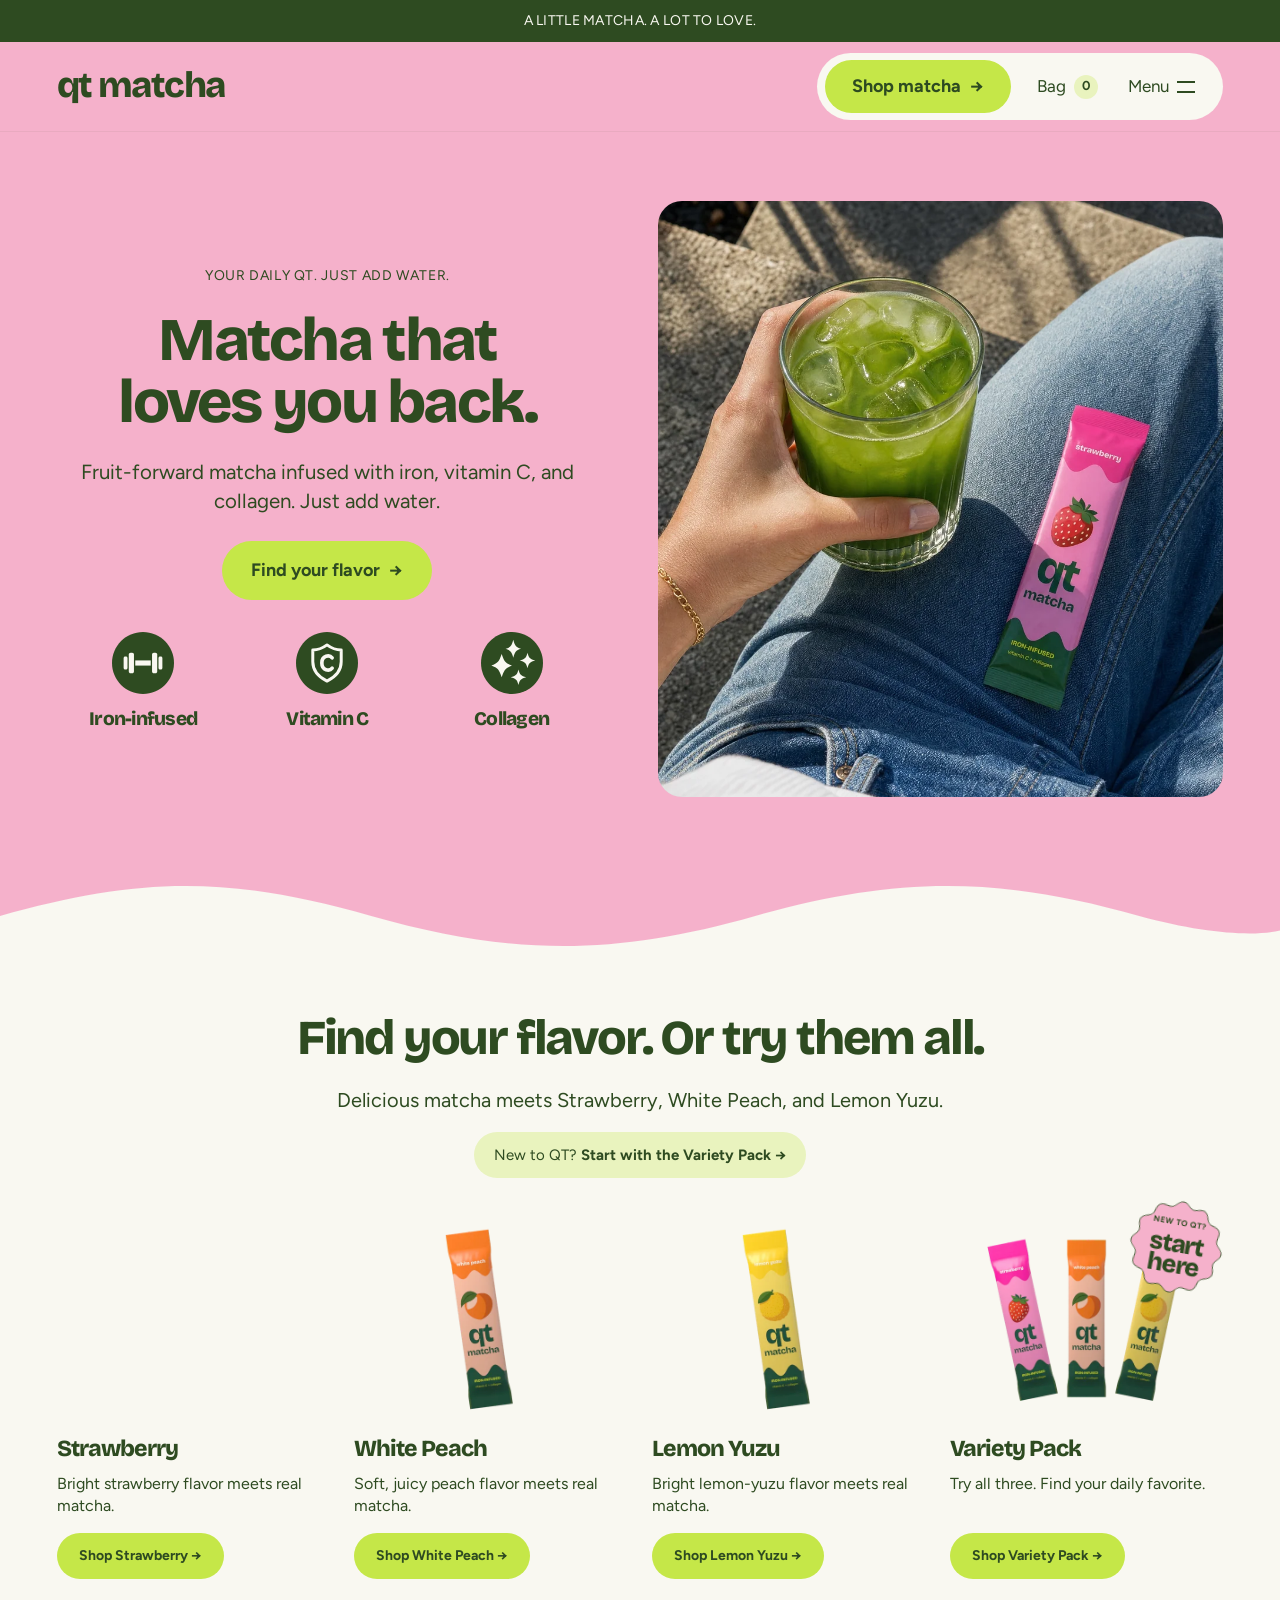
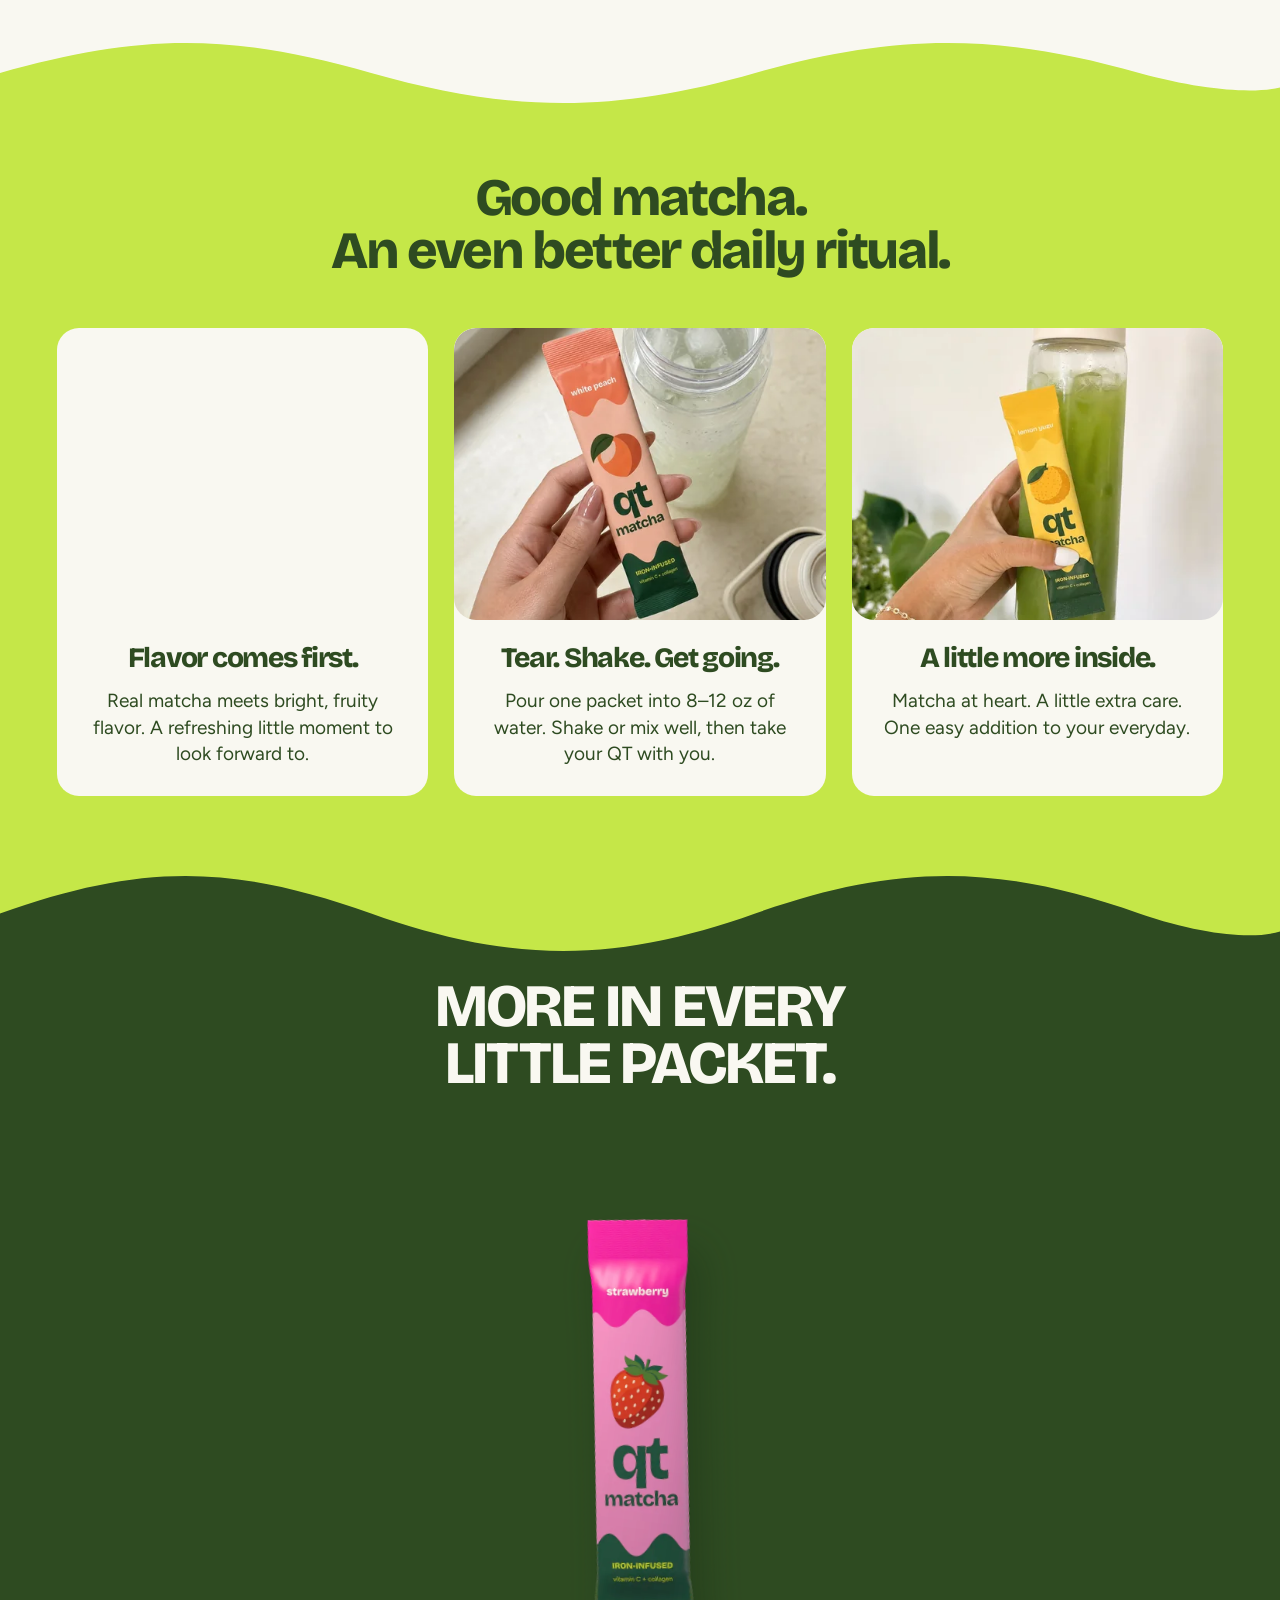
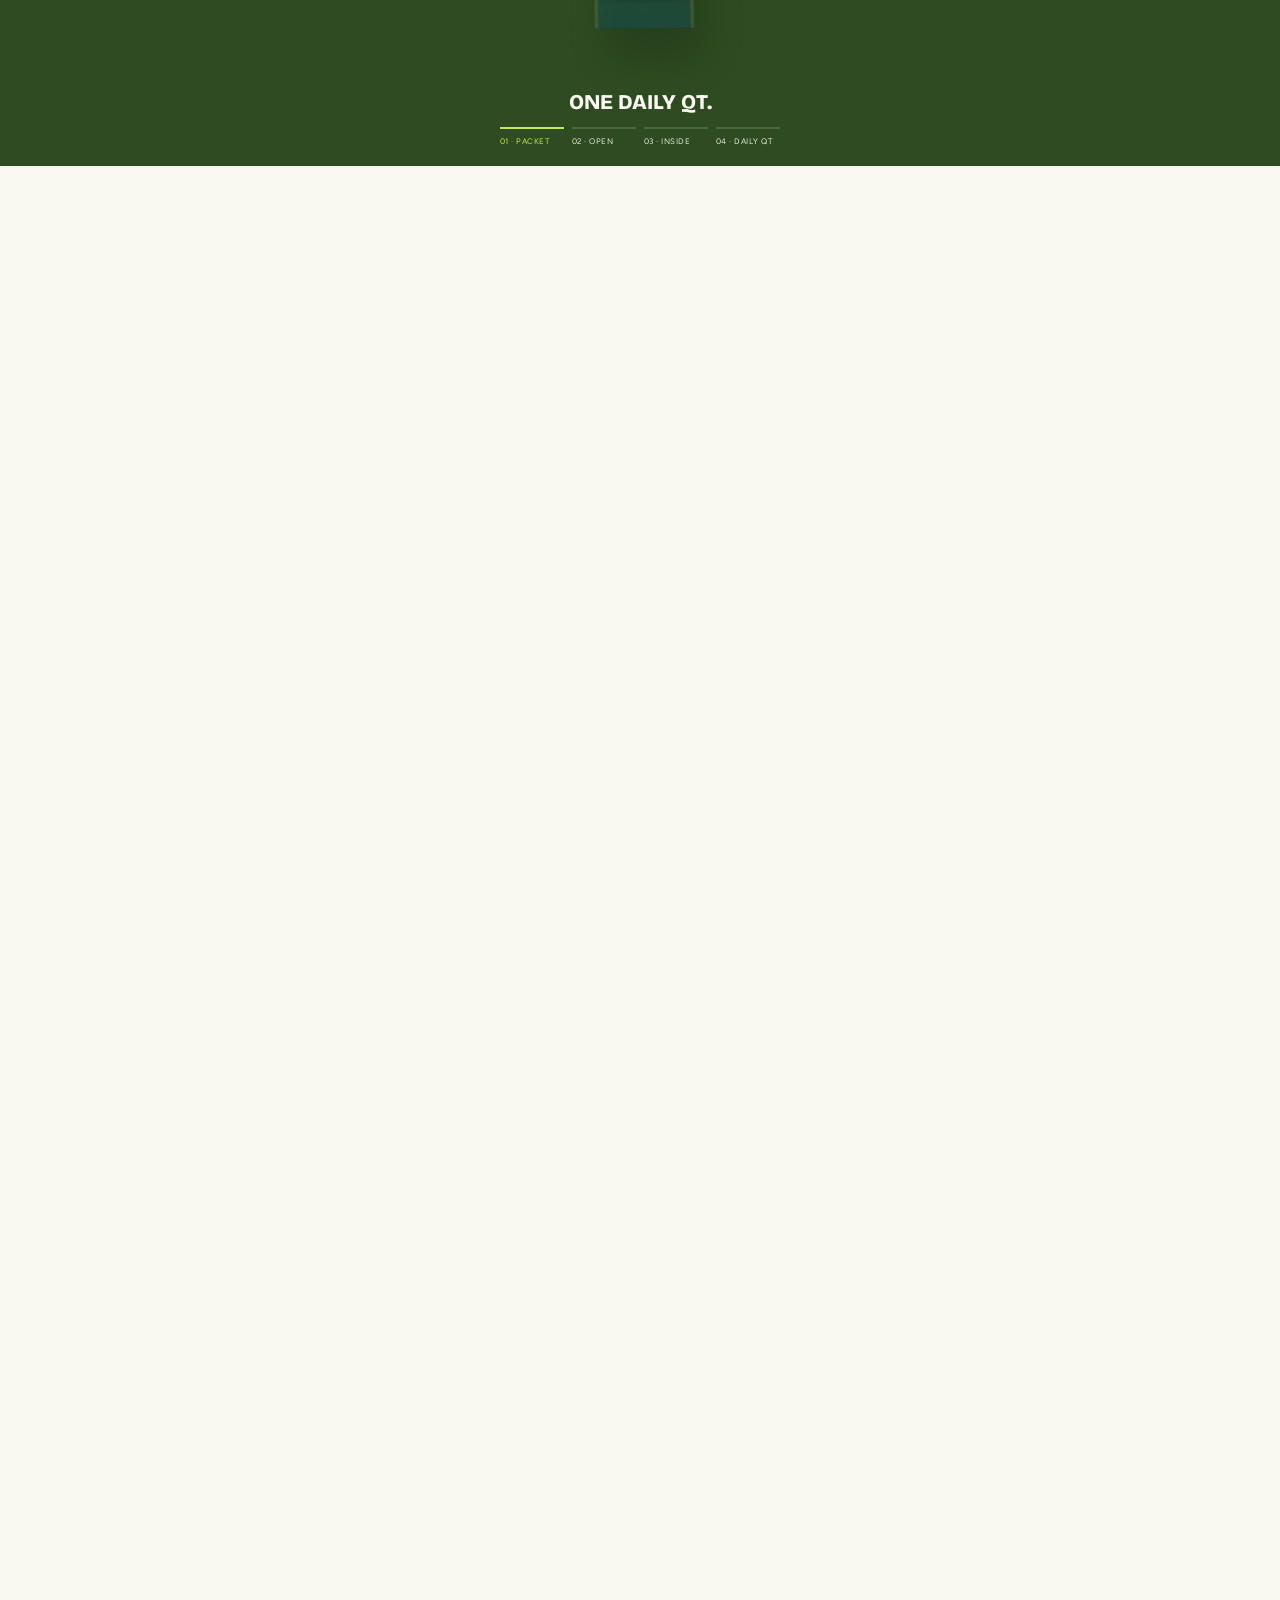
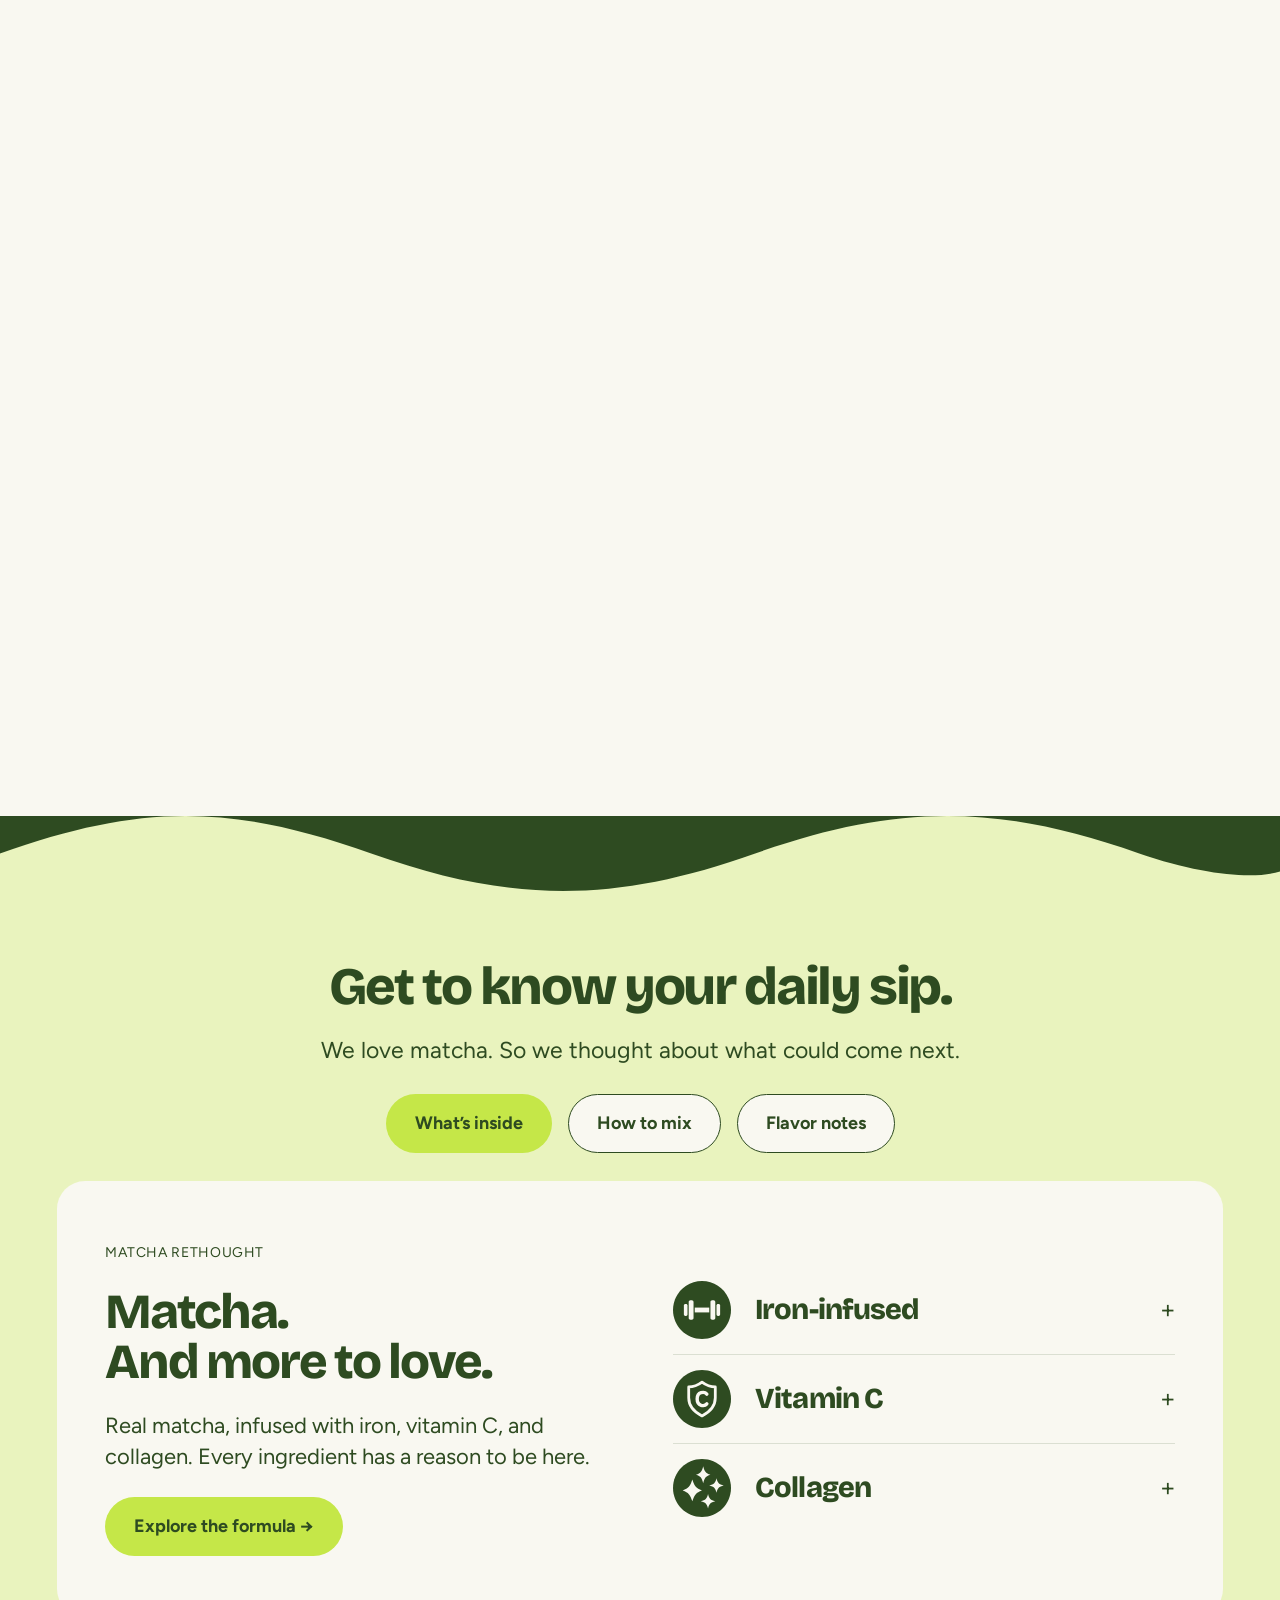
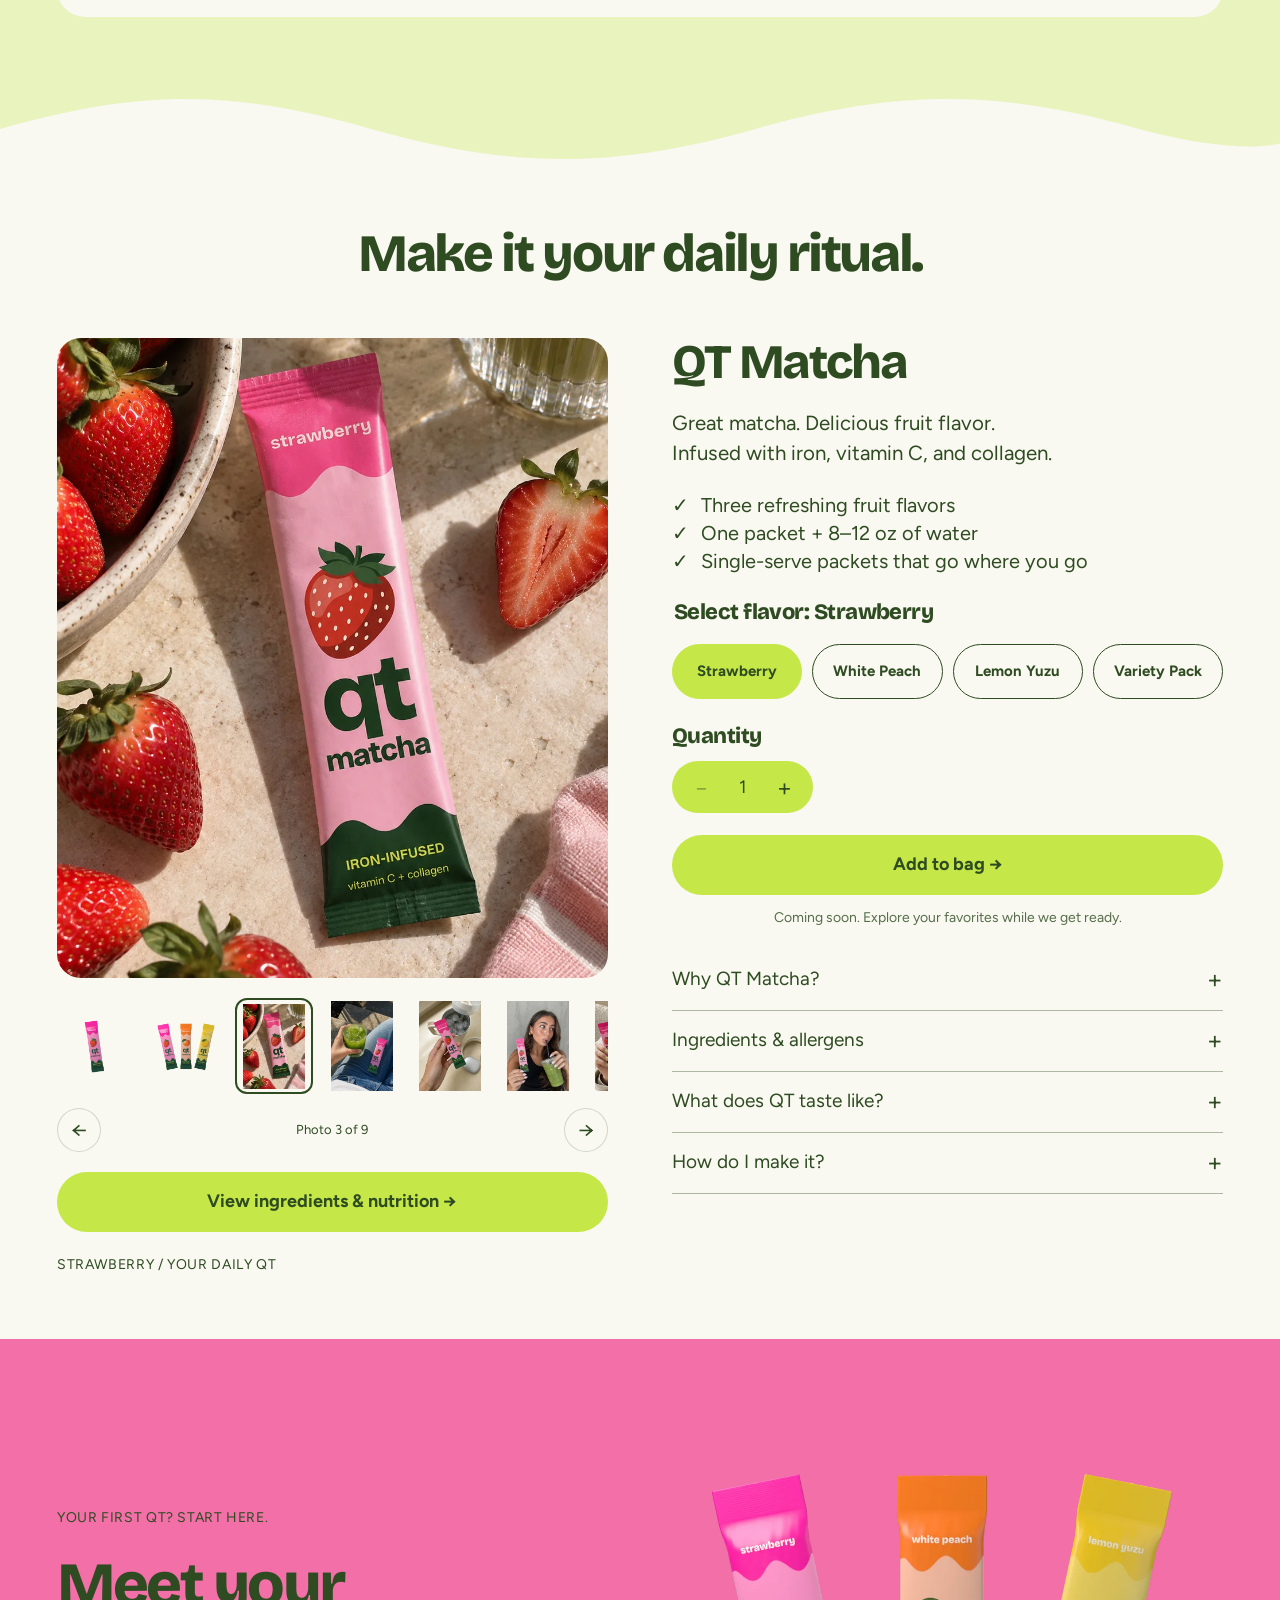
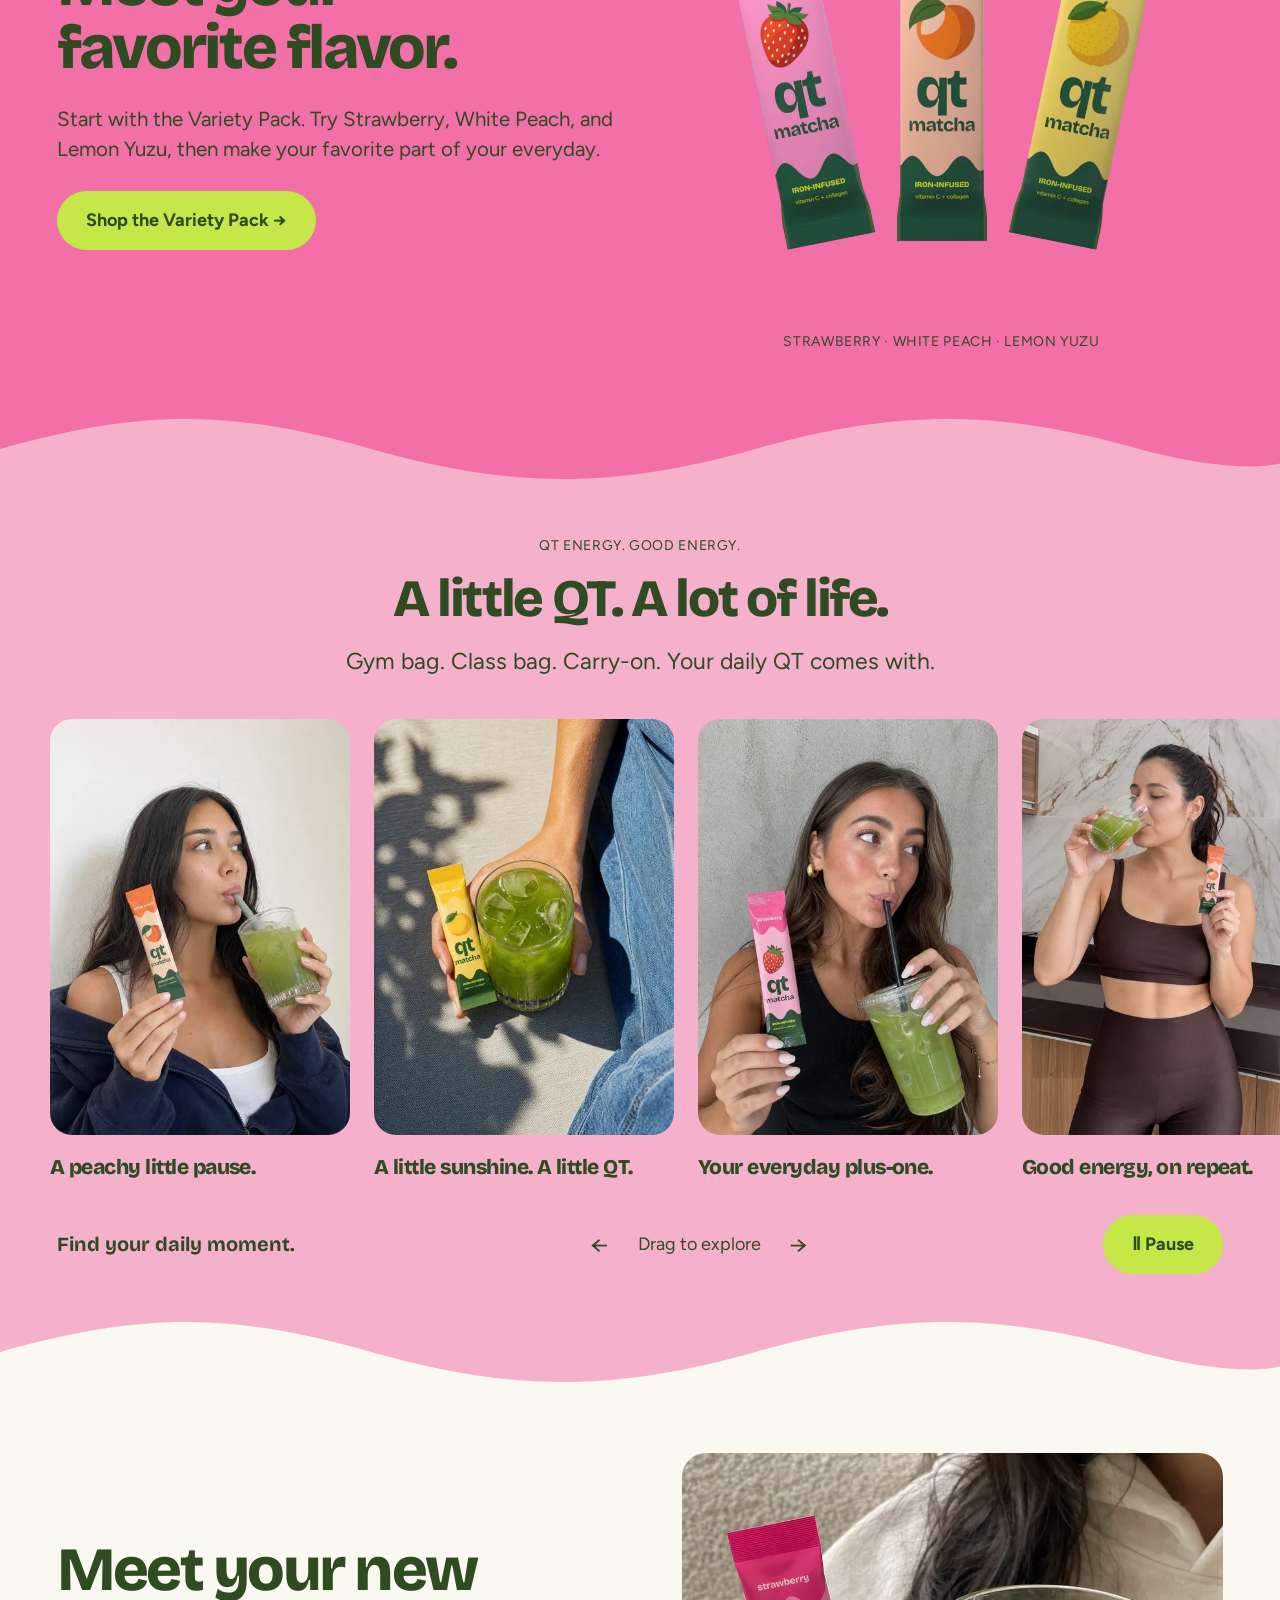
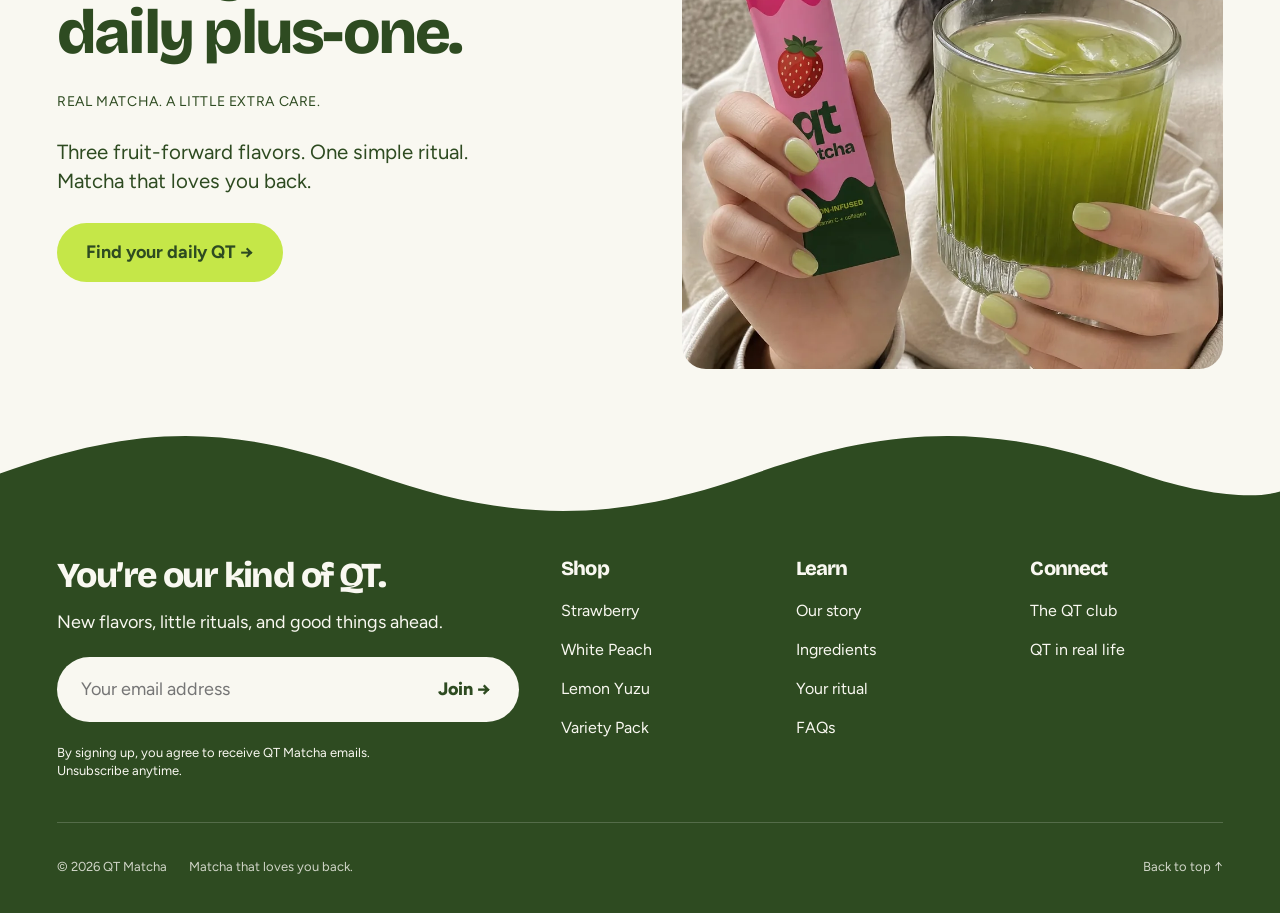
<file: index.html>
<!doctype html>
<html lang="en">
  <head>
    <meta charset="UTF-8" />
    <meta name="viewport" content="width=device-width, initial-scale=1" />
    <title>QT Matcha — Matcha that loves you back.</title>
    <link rel="icon" type="image/svg+xml" href="favicon.svg?v=lime-qt-square" />
    <link rel="icon" type="image/png" sizes="32x32" href="favicon-32.png?v=lime-qt-square" />
    <link rel="shortcut icon" href="favicon.ico?v=lime-qt-square" />
    <link rel="apple-touch-icon" sizes="180x180" href="apple-touch-icon.png?v=lime-qt-square" />
    <meta
      name="description"
      content="Meet your daily QT. Fruit-forward functional matcha made for water, in a little packet that fits your everyday."
    />
    <link rel="preconnect" href="https://fonts.googleapis.com" />
    <link rel="preconnect" href="https://fonts.gstatic.com" crossorigin />
    <link
      href="https://fonts.googleapis.com/css2?family=Bricolage+Grotesque:opsz,wght@12..96,400;12..96,600;12..96,700;12..96,800&family=Figtree:wght@400;500;600;700&display=swap"
      rel="stylesheet"
    />
    <link rel="stylesheet" href="css/brand-core.css?v=lifestyle-2" />
    <script src="js/main.js?v=first-batch-2" defer></script>
    <script src="js/brand-core.js?v=lifestyle-1" defer></script>
  <link rel="stylesheet" href="css/packet-motion.css?v=3"><script src="js/packet-motion.js?v=1" defer></script></head>
  <body data-disable-popup>
    <!-- Lift baked-in shadows on packet renders without changing their artwork or alpha. -->
    <svg class="image-filter-definitions" aria-hidden="true" focusable="false" width="0" height="0" xmlns="http://www.w3.org/2000/svg">
      <defs>
        <filter id="packet-shadow-lift" color-interpolation-filters="sRGB">
          <feComponentTransfer>
            <feFuncR type="gamma" amplitude="1" exponent="0.78" offset="0" />
            <feFuncG type="gamma" amplitude="1" exponent="0.78" offset="0" />
            <feFuncB type="gamma" amplitude="1" exponent="0.78" offset="0" />
            <feFuncA type="identity" />
          </feComponentTransfer>
        </filter>
      </defs>
    </svg>
    <a class="skip-link" href="#main">Skip to content</a>
    <div class="announcement">A LITTLE MATCHA. A LOT TO LOVE.</div>
    <header class="site-header">
      <a class="wordmark" href="#" aria-label="QT Matcha home">qt matcha</a>
      <nav class="nav-capsule" aria-label="Main navigation">
        <a class="btn" href="#shop"
          >Shop matcha <span aria-hidden="true">→</span></a
        >
        <button
          class="plain bag-trigger"
          id="bag-open"
          aria-haspopup="dialog"
          aria-controls="bag-dialog"
        >
          Bag <span id="bag-count" class="count-badge">0</span>
        </button>
        <button
          class="plain menu-trigger"
          id="menu-toggle"
          aria-expanded="false"
          aria-haspopup="dialog"
          aria-controls="menu"
        >
          Menu <span class="menu-lines" aria-hidden="true"></span>
        </button>
      </nav>
    </header>
    <dialog
      id="menu"
      class="side-panel menu-panel"
      aria-labelledby="menu-title"
    >
      <div class="drawer-heading">
        <p class="wordmark" id="menu-title">Hey, QT.</p>
        <button class="close-button" id="menu-close" aria-label="Close menu">
          ×
        </button>
      </div>
      <p class="eyebrow">A LITTLE GOOD ENERGY STARTS HERE.</p>
      <nav aria-label="Explore QT" class="drawer-links">
        <a href="#flavors"
          ><span>Find your flavor</span><span aria-hidden="true">↗</span></a
        >
        <a href="#ritual"
          ><span>Your daily ritual</span><span aria-hidden="true">↗</span></a
        >
        <a href="#ingredients"
          ><span>What’s inside</span><span aria-hidden="true">↗</span></a
        >
        <a href="#life"
          ><span>QT in real life</span><span aria-hidden="true">↗</span></a
        >
      </nav>
      <a class="menu-feature" href="#choose-flavor" data-select-flavor="variety"
        ><img
          src="images/brand-core/12c63-960.webp"
          alt=""
          width="130"
          height="130"
          srcset="
            images/brand-core/12c63-480.webp 480w,
            images/brand-core/12c63-960.webp 960w
          "
          sizes="160px"
          decoding="async"
        /><span
          ><small>CAN’T PICK JUST ONE?</small
          ><strong>Meet the Variety Pack.</strong
          ><span>Find your daily QT →</span></span
        ></a
      >
      <a class="menu-club" href="#club"
        >You’re our kind of QT. <strong>Join the club →</strong></a
      >
    </dialog>
    <main id="main">
      <section class="hero section-pad">
        <div class="hero-copy">
          <p class="eyebrow">YOUR DAILY QT. JUST ADD WATER.</p>
          <h1>Matcha that<br />loves you back.</h1>
          <p class="lead">
            Fruit-forward matcha infused with iron, vitamin C, and collagen.
            Just add water.
          </p>
          <a class="btn" href="#flavors"
            >Find your flavor <span aria-hidden="true">→</span></a
          >
          <div class="hero-highlights" aria-label="Formula focus">
            <div>
              <img
                src="images/brand-core/9e85b.svg"
                alt=""
                width="62"
                height="62"
              /><strong>Iron-infused</strong>
            </div>
            <div>
              <img
                src="images/brand-core/33ceb.svg"
                alt=""
                width="62"
                height="62"
              /><strong>Vitamin C</strong>
            </div>
            <div>
              <img
                src="images/brand-core/f43e6.svg"
                alt=""
                width="62"
                height="62"
              /><strong>Collagen</strong>
            </div>
          </div>
        </div>
        <!-- Replace this image with a video/poster or interactive asset inside the same media container. -->
        <div class="hero-media" data-asset-slot="hero">
          <img
            src="images/lifestyle/qt-lifestyle-30-960.webp"
            alt="Iced matcha and a Strawberry QT packet in the sunshine"
            width="1200"
            height="1200"
            fetchpriority="high"
            srcset="
              images/lifestyle/qt-lifestyle-30-480.webp 480w,
              images/lifestyle/qt-lifestyle-30-960.webp 960w, images/lifestyle/qt-lifestyle-30-1440.webp 1440w
            "
            sizes="(max-width: 760px) 92vw, 46vw"
            decoding="async"
          />
        </div>
      </section>
      <img
        class="wave"
        src="images/brand-core/db35c.svg"
        alt=""
        width="1440"
        height="64"
      />
      <section class="flavors section-pad" id="flavors">
        <h2>Find your flavor. Or try them all.</h2>
        <p class="flavor-intro">
          Delicious matcha meets Strawberry, White Peach, and Lemon Yuzu.
        </p>
        <a
          class="starter-link"
          href="#choose-flavor"
          data-select-flavor="variety"
          >New to QT? <strong>Start with the Variety Pack →</strong></a
        >
        <div class="flavor-grid">
          <article class="flavor-card">
            <a
              href="#choose-flavor"
              data-select-flavor="strawberry"
              tabindex="-1"
              aria-hidden="true"
              ><img
                src="images/brand-core/7036c-960.webp"
                alt=""
                loading="lazy"
                width="310"
                height="244"
                srcset="
                  images/brand-core/7036c-480.webp 480w,
                  images/brand-core/7036c-960.webp 960w
                "
                sizes="(max-width: 760px) 44vw, 22vw"
                decoding="async"
            /></a>
            <h3>Strawberry</h3>
            <p>Bright strawberry flavor meets real matcha.</p>
            <a
              class="btn small"
              href="#choose-flavor"
              data-select-flavor="strawberry"
              >Shop Strawberry →</a
            >
          </article>
          <article class="flavor-card">
            <a
              href="#choose-flavor"
              data-select-flavor="peach"
              tabindex="-1"
              aria-hidden="true"
              ><img
                src="images/brand-core/93690-960.webp"
                alt=""
                loading="lazy"
                width="310"
                height="244"
                srcset="
                  images/brand-core/93690-480.webp 480w,
                  images/brand-core/93690-960.webp 960w
                "
                sizes="(max-width: 760px) 44vw, 22vw"
                decoding="async"
            /></a>
            <h3>White Peach</h3>
            <p>Soft, juicy peach flavor meets real matcha.</p>
            <a
              class="btn small"
              href="#choose-flavor"
              data-select-flavor="peach"
              >Shop White Peach →</a
            >
          </article>
          <article class="flavor-card">
            <a
              href="#choose-flavor"
              data-select-flavor="yuzu"
              tabindex="-1"
              aria-hidden="true"
              ><img
                src="images/brand-core/d1e3c-960.webp"
                alt=""
                loading="lazy"
                width="310"
                height="244"
                srcset="
                  images/brand-core/d1e3c-480.webp 480w,
                  images/brand-core/d1e3c-960.webp 960w
                "
                sizes="(max-width: 760px) 44vw, 22vw"
                decoding="async"
            /></a>
            <h3>Lemon Yuzu</h3>
            <p>Bright lemon-yuzu flavor meets real matcha.</p>
            <a class="btn small" href="#choose-flavor" data-select-flavor="yuzu"
              >Shop Lemon Yuzu →</a
            >
          </article>
          <article class="flavor-card">
            <a
              href="#choose-flavor"
              data-select-flavor="variety"
              tabindex="-1"
              aria-hidden="true"
              ><img
                src="images/brand-core/12c63-960.webp"
                alt=""
                loading="lazy"
                width="310"
                height="244"
                srcset="
                  images/brand-core/12c63-480.webp 480w,
                  images/brand-core/12c63-960.webp 960w
                "
                sizes="(max-width: 760px) 44vw, 22vw"
                decoding="async"
            /></a>
            <span class="starter-badge" aria-label="New to QT? Start here.">
              <svg class="starter-seal" viewBox="0 0 100 100" aria-hidden="true"><polygon points="98.600,50.000 98.456,51.269 98.038,52.518 97.382,53.729 96.547,54.892 95.606,56.004 94.640,57.070 93.727,58.104 92.937,59.127 92.325,60.161 91.921,61.233 91.735,62.362 91.748,63.565 91.921,64.845 92.195,66.197 92.498,67.603 92.757,69.037 92.898,70.461 92.860,71.839 92.599,73.129 92.089,74.300 91.330,75.327 90.343,76.199 89.169,76.920 87.865,77.510 86.494,78.003 85.124,78.443 83.817,78.882 82.621,79.373 81.574,79.962 80.688,80.688 79.962,81.574 79.373,82.621 78.882,83.817 78.443,85.124 78.003,86.494 77.510,87.865 76.920,89.169 76.199,90.343 75.327,91.330 74.300,92.089 73.129,92.599 71.839,92.860 70.461,92.898 69.037,92.757 67.603,92.498 66.197,92.195 64.845,91.921 63.565,91.748 62.362,91.735 61.233,91.921 60.161,92.325 59.127,92.937 58.104,93.727 57.070,94.640 56.004,95.606 54.892,96.547 53.729,97.382 52.518,98.038 51.269,98.456 50.000,98.600 48.731,98.456 47.482,98.038 46.271,97.382 45.108,96.547 43.996,95.606 42.930,94.640 41.896,93.727 40.873,92.937 39.839,92.325 38.767,91.921 37.638,91.735 36.435,91.748 35.155,91.921 33.803,92.195 32.397,92.498 30.963,92.757 29.539,92.898 28.161,92.860 26.871,92.599 25.700,92.089 24.673,91.330 23.801,90.343 23.080,89.169 22.490,87.865 21.997,86.494 21.557,85.124 21.118,83.817 20.627,82.621 20.038,81.574 19.312,80.688 18.426,79.962 17.379,79.373 16.183,78.882 14.876,78.443 13.506,78.003 12.135,77.510 10.831,76.920 9.657,76.199 8.670,75.327 7.911,74.300 7.401,73.129 7.140,71.839 7.102,70.461 7.243,69.037 7.502,67.603 7.805,66.197 8.079,64.845 8.252,63.565 8.265,62.362 8.079,61.233 7.675,60.161 7.063,59.127 6.273,58.104 5.360,57.070 4.394,56.004 3.453,54.892 2.618,53.729 1.962,52.518 1.544,51.269 1.400,50.000 1.544,48.731 1.962,47.482 2.618,46.271 3.453,45.108 4.394,43.996 5.360,42.930 6.273,41.896 7.063,40.873 7.675,39.839 8.079,38.767 8.265,37.638 8.252,36.435 8.079,35.155 7.805,33.803 7.502,32.397 7.243,30.963 7.102,29.539 7.140,28.161 7.401,26.871 7.911,25.700 8.670,24.673 9.657,23.801 10.831,23.080 12.135,22.490 13.506,21.997 14.876,21.557 16.183,21.118 17.379,20.627 18.426,20.038 19.312,19.312 20.038,18.426 20.627,17.379 21.118,16.183 21.557,14.876 21.997,13.506 22.490,12.135 23.080,10.831 23.801,9.657 24.673,8.670 25.700,7.911 26.871,7.401 28.161,7.140 29.539,7.102 30.963,7.243 32.397,7.502 33.803,7.805 35.155,8.079 36.435,8.252 37.638,8.265 38.767,8.079 39.839,7.675 40.873,7.063 41.896,6.273 42.930,5.360 43.996,4.394 45.108,3.453 46.271,2.618 47.482,1.962 48.731,1.544 50.000,1.400 51.269,1.544 52.518,1.962 53.729,2.618 54.892,3.453 56.004,4.394 57.070,5.360 58.104,6.273 59.127,7.063 60.161,7.675 61.233,8.079 62.362,8.265 63.565,8.252 64.845,8.079 66.197,7.805 67.603,7.502 69.037,7.243 70.461,7.102 71.839,7.140 73.129,7.401 74.300,7.911 75.327,8.670 76.199,9.657 76.920,10.831 77.510,12.135 78.003,13.506 78.443,14.876 78.882,16.183 79.373,17.379 79.962,18.426 80.688,19.312 81.574,20.038 82.621,20.627 83.817,21.118 85.124,21.557 86.494,21.997 87.865,22.490 89.169,23.080 90.343,23.801 91.330,24.673 92.089,25.700 92.599,26.871 92.860,28.161 92.898,29.539 92.757,30.963 92.498,32.397 92.195,33.803 91.921,35.155 91.748,36.435 91.735,37.638 91.921,38.767 92.325,39.839 92.937,40.873 93.727,41.896 94.640,42.930 95.606,43.996 96.547,45.108 97.382,46.271 98.038,47.482 98.456,48.731" /></svg>
              <span class="starter-badge-kicker" aria-hidden="true">NEW TO QT?</span>
              <strong aria-hidden="true">start<br />here</strong>
            </span>
            <h3>Variety Pack</h3>
            <p>Try all three. Find your daily favorite.</p>
            <a
              class="btn small"
              href="#choose-flavor"
              data-select-flavor="variety"
              >Shop Variety Pack →</a
            >
          </article>
        </div>
      </section>
      <img
        class="wave"
        src="images/brand-core/8eecb.svg"
        alt=""
        width="1440"
        height="64"
      />
      <section class="ritual section-pad" id="ritual">
        <h2>Good matcha.<br />An even better daily ritual.</h2>
        <div
          class="ritual-grid"
          tabindex="0"
          role="region"
          aria-label="Three reasons to make QT your ritual"
        >
          <article>
            <img
              src="images/brand-core/f2a01-960.webp"
              alt="Strawberry QT with fresh berries"
              loading="lazy"
              width="420"
              height="330"
              srcset="
                images/brand-core/f2a01-480.webp 480w,
                images/brand-core/f2a01-960.webp 960w
              "
              sizes="(max-width: 760px) 82vw, 30vw"
              decoding="async"
            />
            <div>
              <h3>Flavor comes first.</h3>
              <p>
                Real matcha meets bright, fruity flavor. A refreshing little
                moment to look forward to.
              </p>
            </div>
          </article>
          <article>
            <img
              src="images/lifestyle/qt-lifestyle-17-960.webp"
              alt="White Peach QT beside a bottle ready to mix"
              loading="lazy"
              width="420"
              height="330"
              srcset="
                images/lifestyle/qt-lifestyle-17-480.webp 480w,
                images/lifestyle/qt-lifestyle-17-960.webp 960w
              "
              sizes="(max-width: 760px) 82vw, 30vw"
              decoding="async"
            />
            <div>
              <h3>Tear. Shake. Get going.</h3>
              <p>
                Pour one packet into 8–12 oz of water. Shake or mix well, then
                take your QT with you.
              </p>
            </div>
          </article>
          <article>
            <img
              class="ritual-lifestyle"
              src="images/lifestyle/qt-lifestyle-14-960.webp"
              alt="Lemon Yuzu QT alongside an iced matcha water bottle"
              loading="lazy"
              width="420"
              height="330"
              srcset="
                images/lifestyle/qt-lifestyle-14-480.webp 480w,
                images/lifestyle/qt-lifestyle-14-960.webp 960w
              "
              sizes="(max-width: 760px) 82vw, 30vw"
              decoding="async"
            />
            <div>
              <h3>A little more inside.</h3>
              <p>
                Matcha at heart. A little extra care. One easy addition to your
                everyday.
              </p>
            </div>
          </article>
        </div>
      </section>
      <img
        class="wave tall"
        src="images/brand-core/0c15c.svg"
        alt=""
        width="1440"
        height="80"
      />
<section class="journey" id="packet" aria-label="More in every little packet"><svg width="0" height="0" style="position:absolute" aria-hidden="true"><defs><filter id="lift" color-interpolation-filters="sRGB"><feComponentTransfer><feFuncR type="gamma" exponent=".78"/><feFuncG type="gamma" exponent=".78"/><feFuncB type="gamma" exponent=".78"/></feComponentTransfer></filter><linearGradient id="ribbon-color" x1="0" y1="0" x2="1" y2="1"><stop stop-color="#8fae3c"/><stop offset=".38" stop-color="#e2f397"/><stop offset=".65" stop-color="#a8cb4b"/><stop offset="1" stop-color="#c5e748"/></linearGradient><symbol id="berry" viewBox="0 0 80 100"><path d="M40 21C-6 0 1 66 40 96C79 66 86 0 40 21" fill="#e34a42"/><path d="M40 29Q13 26 10 11Q29 8 37 20Q25 2 40 0Q49 7 43 20Q62 3 74 13Q61 30 40 29" fill="#7b9d40"/><g fill="#fff0c2"><ellipse cx="24" cy="36" rx="2" ry="4"/><ellipse cx="43" cy="39" rx="2" ry="4"/><ellipse cx="61" cy="35" rx="2" ry="4"/><ellipse cx="17" cy="52" rx="2" ry="4"/><ellipse cx="35" cy="56" rx="2" ry="4"/><ellipse cx="53" cy="53" rx="2" ry="4"/><ellipse cx="29" cy="72" rx="2" ry="4"/><ellipse cx="47" cy="73" rx="2" ry="4"/></g></symbol></defs></svg><div class="stage"><div class="topline"><span>SCROLL TO EXPLORE</span><span id="counter">01 / 04</span></div><h2 class="reveal-title">MORE IN EVERY<br>LITTLE PACKET.</h2><div class="copy" aria-live="off"><article class="chapter">More in every little packet.</article><article class="chapter">Matcha that loves you back.</article><article class="chapter">Iron-infused. Vitamin C. Collagen.</article><article class="chapter">One daily QT.</article></div><div class="art" aria-hidden="true"><svg class="ribbon" viewBox="0 0 700 700"><path pathLength="1" d="M335 220 C480 195 560 120 405 104 C130 67 119 250 306 269 C584 307 600 440 446 488"/><path class="fine" pathLength="1" d="M335 215 C480 190 560 115 405 99 C130 62 119 245 306 264 C584 302 600 435 446 483"/></svg><div class="packet"><img class="body" src="images/brand-core/7036c-960.webp" alt=""><img class="cap" src="images/brand-core/7036c-960.webp" alt=""></div><svg class="berry b1"><use href="#berry"/></svg><svg class="berry b2"><use href="#berry"/></svg><svg class="berry b3"><use href="#berry"/></svg><span class="tag t1"><span class="badge-symbol" aria-hidden="true">✦</span><span>IRON<small>INFUSED</small></span></span><span class="tag t2"><span class="badge-symbol" aria-hidden="true"><svg viewBox="0 0 24 24" width="1em" height="1em" fill="none" stroke="currentColor" stroke-width="2.4" stroke-linecap="round" aria-hidden="true" focusable="false"><path d="M12 3v18M3 12h18M5.6 5.6l12.8 12.8M5.6 18.4L18.4 5.6"/></svg></span><span>VITAMIN C</span></span><span class="tag t3"><span class="badge-symbol" aria-hidden="true">+</span><span>COLLAGEN</span></span></div><div class="bottom"><p class="signoff">ONE DAILY QT.</p><div class="steps"><button data-step="0">01 · PACKET</button><button data-step="1">02 · OPEN</button><button data-step="2">03 · INSIDE</button><button data-step="3">04 · DAILY QT</button></div><span class="hint">Scroll to unfold ↓</span></div></div></section>
      <img
        class="wave tall"
        src="images/brand-core/d6f26.svg"
        alt=""
        width="1440"
        height="80"
      />
      <section class="explorer section-pad" id="ingredients">
        <h2>Get to know your daily sip.</h2>
        <p class="section-intro">
          We love matcha. So we thought about what could come next.
        </p>
        <div class="tabs" role="tablist" aria-label="Explore QT">
          <button
            class="btn"
            id="tab-inside"
            role="tab"
            aria-selected="true"
            aria-controls="panel-inside"
          >
            What’s inside
          </button>
          <button
            class="btn outline"
            id="tab-mix"
            role="tab"
            aria-selected="false"
            aria-controls="panel-mix"
            tabindex="-1"
          >
            How to mix
          </button>
          <button
            class="btn outline"
            id="tab-notes"
            role="tab"
            aria-selected="false"
            aria-controls="panel-notes"
            tabindex="-1"
          >
            Flavor notes
          </button>
        </div>
        <div
          class="explorer-panel"
          id="panel-inside"
          role="tabpanel"
          aria-labelledby="tab-inside"
          tabindex="0"
        >
          <div class="story">
            <p class="eyebrow">MATCHA RETHOUGHT</p>
            <h3>Matcha.<br />And more to love.</h3>
            <p>
              Real matcha, infused with iron, vitamin C, and collagen. Every
              ingredient has a reason to be here.
            </p>
            <a class="btn" href="#nutrition">Explore the formula →</a>
          </div>
          <div class="ingredient-details">
            <details>
              <summary>
                <img
                  src="images/brand-core/19572.svg"
                  alt=""
                  width="58"
                  height="58"
                /><span>Iron-infused</span>
              </summary>
              <p>QT is infused with iron, alongside vitamin C and collagen.</p>
            </details>
            <details>
              <summary>
                <img
                  src="images/brand-core/38b1e.svg"
                  alt=""
                  width="58"
                  height="58"
                /><span>Vitamin C</span>
              </summary>
              <p>
                Vitamin C joins real matcha, iron, and collagen in every QT
                packet.
              </p>
            </details>
            <details>
              <summary>
                <img
                  src="images/brand-core/98131.svg"
                  alt=""
                  width="58"
                  height="58"
                /><span>Collagen</span>
              </summary>
              <p>
                Collagen is part of the QT formula, alongside iron and vitamin
                C.
              </p>
            </details>
          </div>
        </div>
        <div
          class="explorer-panel"
          id="panel-mix"
          role="tabpanel"
          aria-labelledby="tab-mix"
          tabindex="0"
          hidden
        >
          <div class="story">
            <p class="eyebrow">A RITUAL THAT FITS YOUR LIFE</p>
            <h3>Your bottle.<br />Your daily QT.</h3>
            <p>
              No whisk. No complicated routine. Just a refreshing matcha moment,
              wherever your day takes you.
            </p>
          </div>
          <ol class="mix-steps">
            <li>
              <b>01</b>
              <div>
                <h4>Start with water.</h4>
                <p>Start with 8–12 oz of water in your glass or bottle.</p>
              </div>
            </li>
            <li>
              <b>02</b>
              <div>
                <h4>Add your QT.</h4>
                <p>Tear open one QT packet and pour it into the water.</p>
              </div>
            </li>
            <li>
              <b>03</b>
              <div>
                <h4>Shake. Sip. You’re set.</h4>
                <p>Mix well and make the moment yours.</p>
              </div>
            </li>
          </ol>
        </div>
        <div
          class="explorer-panel"
          id="panel-notes"
          role="tabpanel"
          aria-labelledby="tab-notes"
          tabindex="0"
          hidden
        >
          <div class="story">
            <p class="eyebrow">FRUIT FORWARD. MATCHA AT HEART.</p>
            <h3>A flavor for<br />your kind of day.</h3>
            <p>
              Refreshing, playful, and a little unexpected. Meet matcha outside
              the café.
            </p>
            <a class="btn" href="#flavors">Meet all three →</a>
          </div>
          <div class="flavor-notes">
            <p><strong>Strawberry</strong>Berry-bright. Your daily crush.</p>
            <p><strong>White Peach</strong>Soft, juicy, and a little dreamy.</p>
            <p><strong>Lemon Yuzu</strong>A bright little citrus moment.</p>
          </div>
        </div>
      </section>
      <img
        class="wave"
        src="images/brand-core/7ab3e.svg"
        alt=""
        width="1440"
        height="64"
      />
      <section class="shop section-pad" id="shop">
        <h2>Make it your daily ritual.</h2>
        <div class="purchase-grid" data-commerce-product>
          <div class="gallery">
            <div class="gallery-main" tabindex="0" role="region" aria-label="Selected flavor photos">
              <img
                id="product-image"
                src="images/brand-core/f2a01-960.webp"
                alt="Strawberry QT Matcha with fresh berries"
                loading="lazy"
                width="620"
                height="720"
                srcset="
                  images/brand-core/f2a01-480.webp 480w,
                  images/brand-core/f2a01-960.webp 960w
                "
                sizes="(max-width: 760px) 92vw, 46vw"
                decoding="async"
              />
            </div>
            <div class="thumbnails" aria-label="Product gallery">
              <button
                aria-label="View selected flavor packet"
                data-gallery="packet"
              >
                <img
                  id="packet-thumbnail"
                  src="images/brand-core/7036c-960.webp"
                  alt=""
                  loading="lazy"
                  width="193"
                  height="120"
                  srcset="
                    images/brand-core/7036c-480.webp 480w,
                    images/brand-core/7036c-960.webp 960w
                  "
                  sizes="160px"
                  decoding="async"
                /></button
              ><button
                aria-label="View all three flavors"
                data-gallery="variety"
              >
                <img
                  src="images/brand-core/12c63-960.webp"
                  alt=""
                  loading="lazy"
                  width="193"
                  height="120"
                  srcset="
                    images/brand-core/12c63-480.webp 480w,
                    images/brand-core/12c63-960.webp 960w
                  "
                  sizes="160px"
                  decoding="async"
                /></button
              ><button
                aria-label="View lifestyle image"
                data-gallery="lifestyle"
                aria-pressed="true"
              >
                <img
                  id="lifestyle-thumbnail"
                  src="images/brand-core/f2a01-960.webp"
                  alt=""
                  loading="lazy"
                  width="193"
                  height="120"
                  srcset="
                    images/brand-core/f2a01-480.webp 480w,
                    images/brand-core/f2a01-960.webp 960w
                  "
                  sizes="160px"
                  decoding="async"
                />
              </button>
            </div>
            <div class="gallery-navigation"><button type="button" id="gallery-prev" aria-label="Previous product photo">←</button><span id="gallery-position" role="status">Photo 3 of 9</span><button type="button" id="gallery-next" aria-label="Next product photo">→</button></div>
            <a href="#nutrition" class="btn full"
              >View ingredients &amp; nutrition →</a
            >
            <p class="eyebrow" id="gallery-caption">
              STRAWBERRY / YOUR DAILY QT
            </p>
          </div>
          <div class="buy-box" id="choose-flavor">
            <h3>QT Matcha</h3>
            <p class="lead">
              Great matcha. Delicious fruit flavor.<br />Infused with iron,
              vitamin C, and collagen.
            </p>
            <ul class="check-list">
              <li>Three refreshing fruit flavors</li>
              <li>One packet + 8–12 oz of water</li>
              <li>Single-serve packets that go where you go</li>
            </ul>
            <fieldset>
              <legend>
                Select flavor: <span id="selected-flavor">Strawberry</span>
              </legend>
              <div class="flavor-options">
                <label
                  ><input
                    type="radio"
                    name="flavor"
                    value="strawberry"
                    checked
                  /><span>Strawberry</span></label
                ><label
                  ><input type="radio" name="flavor" value="peach" /><span
                    >White Peach</span
                  ></label
                ><label
                  ><input type="radio" name="flavor" value="yuzu" /><span
                    >Lemon Yuzu</span
                  ></label
                ><label
                  ><input type="radio" name="flavor" value="variety" /><span
                    >Variety Pack</span
                  ></label
                >
              </div>
            </fieldset>
            <div class="quantity-row">
              <label for="quantity">Quantity</label>
              <div class="stepper">
                <button
                  id="quantity-minus"
                  aria-label="Decrease quantity"
                  disabled
                >
                  −</button
                ><input
                  type="number"
                  id="quantity"
                  value="1"
                  min="1"
                  max="99"
                  inputmode="numeric"
                /><button id="quantity-plus" aria-label="Increase quantity">
                  +
                </button>
              </div>
            </div>
            <!-- Shopify: render prices, pack size, selling plans, shipping and returns only after terms are confirmed. -->
            <button class="btn full" id="add-to-bag" aria-haspopup="dialog" aria-controls="bag-dialog">Add to bag →</button>
            <p class="preview-note">
              Coming soon. Explore your favorites while we get ready.
            </p>
            <p class="sr-only" id="cart-status" role="status"></p>
            <div class="product-faq" id="nutrition">
              <details>
                <summary>Why QT Matcha?</summary>
                <p>
                  Wellness should fit into your life. QT is a fruit-forward
                  functional matcha drink that makes a daily ritual as simple as
                  putting a packet in your water bottle.
                </p>
              </details>
              <details>
                <summary>Ingredients &amp; allergens</summary>
                <p>
                  QT combines real matcha with iron, vitamin C, and collagen.
                  Full ingredient and allergen details will be shared before
                  launch.
                </p>
              </details>
              <details>
                <summary>What does QT taste like?</summary>
                <p>
                  QT tastes like delicious matcha with bright fruit flavor.
                  Choose Strawberry, White Peach, or Lemon Yuzu for a refreshing
                  twist on the matcha you love.
                </p>
              </details>
              <details>
                <summary>How do I make it?</summary>
                <p>
                  Pour one packet into 8–12 oz of water. Shake or mix well, then
                  sip and enjoy.
                </p>
              </details>
            </div>
          </div>
        </div>
      </section>
      <section class="variety section-pad">
        <div>
          <p class="eyebrow">YOUR FIRST QT? START HERE.</p>
          <h2>Meet your<br />favorite flavor.</h2>
          <p class="lead">
            Start with the Variety Pack. Try Strawberry, White Peach, and Lemon
            Yuzu, then make your favorite part of your everyday.
          </p>
          <a class="btn" href="#choose-flavor" data-select-flavor="variety"
            >Shop the Variety Pack →</a
          >
        </div>
        <div>
          <img
            src="images/brand-core/12c63-960.webp"
            alt="QT Strawberry, White Peach and Lemon Yuzu packets"
            loading="lazy"
            width="626"
            height="500"
            srcset="
              images/brand-core/12c63-480.webp 480w,
              images/brand-core/12c63-960.webp 960w
            "
            sizes="(max-width: 760px) 92vw, 46vw"
            decoding="async"
          />
          <p class="eyebrow">STRAWBERRY · WHITE PEACH · LEMON YUZU</p>
        </div>
      </section>
      <img
        class="wave"
        src="images/brand-core/1730b.svg"
        alt=""
        width="1440"
        height="64"
      />
      <section class="life" id="life">
        <div class="life-heading">
          <p class="eyebrow">QT ENERGY. GOOD ENERGY.</p>
          <h2>A little QT. A lot of life.</h2>
          <p class="section-intro">
            Gym bag. Class bag. Carry-on. Your daily QT comes with.
          </p>
        </div>
        <div
          class="carousel"
          tabindex="0"
          role="region"
          aria-label="QT in real life photo carousel"
        >
          <div class="carousel-track"><figure><img src="images/lifestyle/qt-lifestyle-02-960.webp" srcset="images/lifestyle/qt-lifestyle-02-480.webp 480w, images/lifestyle/qt-lifestyle-02-960.webp 960w" sizes="(max-width:760px) 76vw, 330px" alt="White Peach QT with an iced matcha at home" loading="lazy" decoding="async" width="300" height="416"><figcaption>A peachy little pause.</figcaption></figure><figure><img src="images/lifestyle/qt-lifestyle-04-960.webp" srcset="images/lifestyle/qt-lifestyle-04-480.webp 480w, images/lifestyle/qt-lifestyle-04-960.webp 960w" sizes="(max-width:760px) 76vw, 330px" alt="Lemon Yuzu QT and iced matcha in the sunshine" loading="lazy" decoding="async" width="300" height="416"><figcaption>A little sunshine. A little QT.</figcaption></figure><figure><img src="images/lifestyle/qt-lifestyle-09-960.webp" srcset="images/lifestyle/qt-lifestyle-09-480.webp 480w, images/lifestyle/qt-lifestyle-09-960.webp 960w" sizes="(max-width:760px) 76vw, 330px" alt="Strawberry QT and an iced matcha moment" loading="lazy" decoding="async" width="300" height="416"><figcaption>Your everyday plus-one.</figcaption></figure><figure><img src="images/lifestyle/qt-lifestyle-11-960.webp" srcset="images/lifestyle/qt-lifestyle-11-480.webp 480w, images/lifestyle/qt-lifestyle-11-960.webp 960w" sizes="(max-width:760px) 76vw, 330px" alt="White Peach QT after a workout" loading="lazy" decoding="async" width="300" height="416"><figcaption>Good energy, on repeat.</figcaption></figure><figure><img src="images/lifestyle/qt-lifestyle-16-960.webp" srcset="images/lifestyle/qt-lifestyle-16-480.webp 480w, images/lifestyle/qt-lifestyle-16-960.webp 960w" sizes="(max-width:760px) 76vw, 330px" alt="Lemon Yuzu QT and a daily matcha break" loading="lazy" decoding="async" width="300" height="416"><figcaption>Protect your little pause.</figcaption></figure></div></div>
        <div class="carousel-controls">
          <strong>Find your daily moment.</strong>
          <div>
            <button
              class="plain"
              id="carousel-prev"
              aria-label="Previous lifestyle photo"
            >
              ←</button
            ><span>Drag to explore</span
            ><button
              class="plain"
              id="carousel-next"
              aria-label="Next lifestyle photo"
            >
              →
            </button>
          </div>
          <button class="btn" id="carousel-pause" aria-pressed="false">
            Ⅱ Pause
          </button>
        </div>
      </section>
      <img
        class="wave"
        src="images/brand-core/db35c.svg"
        alt=""
        width="1440"
        height="64"
      />
      <section class="closing section-pad">
        <div>
          <h2>Meet your new<br />daily plus-one.</h2>
          <p class="eyebrow">REAL MATCHA. A LITTLE EXTRA CARE.</p>
          <p class="lead">
            Three fruit-forward flavors. One simple ritual.<br />Matcha that
            loves you back.
          </p>
          <a class="btn" href="#shop">Find your daily QT →</a>
        </div>
        <img
          src="images/lifestyle/qt-lifestyle-15-960.webp"
          class="closing-lifestyle"
          alt="A cozy daily pause with Strawberry QT and iced matcha"
          loading="lazy"
          width="602"
          height="530"
          srcset="
            images/lifestyle/qt-lifestyle-15-480.webp 480w,
            images/lifestyle/qt-lifestyle-15-960.webp 960w
          "
          sizes="(max-width: 760px) 92vw, 46vw"
          decoding="async"
        />
      </section>
    </main>
    <img
      class="wave tall"
      src="images/brand-core/24933.svg"
      alt=""
      width="1440"
      height="80"
    />
    <footer class="footer section-pad" id="club">
      <div class="footer-grid">
        <div class="signup">
          <h2>You’re our kind of QT.</h2>
          <p>New flavors, little rituals, and good things ahead.</p>
          <form
            class="news-form"
            data-tags="newsletter,brand-core"
            data-success="Thanks, QT! Check your inbox for any confirmation email."
            aria-label="Join the QT club"
          >
            <label class="sr-only" for="club-email">Email address</label>
            <div class="email-field">
              <input
                type="email"
                id="club-email"
                placeholder="Your email address"
                autocomplete="email"
                required
              /><button type="submit">Join →</button>
            </div>
          </form>
          <small
            >By signing up, you agree to receive QT Matcha emails.<br />Unsubscribe
            anytime.</small
          >
        </div>
        <div>
          <h3>Shop</h3>
          <a href="#choose-flavor" data-select-flavor="strawberry">Strawberry</a
          ><a href="#choose-flavor" data-select-flavor="peach">White Peach</a
          ><a href="#choose-flavor" data-select-flavor="yuzu">Lemon Yuzu</a
          ><a href="#choose-flavor" data-select-flavor="variety"
            >Variety Pack</a
          >
        </div>
        <div>
          <h3>Learn</h3>
          <a href="#ritual">Our story</a><a href="#ingredients">Ingredients</a
          ><a href="#ritual">Your ritual</a><a href="#nutrition">FAQs</a>
        </div>
        <div>
          <h3>Connect</h3>
          <a href="#club">The QT club</a><a href="#life">QT in real life</a>
        </div>
      </div>
      <div class="footer-bottom">
        <p>© <span id="year">2026</span> QT Matcha</p>
        <p>Matcha that loves you back.</p>
        <a href="#main">Back to top ↑</a>
      </div>
    </footer>
    <aside class="mobile-shop-bar" aria-label="Quick shop" hidden>
      <div><strong>Your daily QT.</strong><span>Just add water.</span></div>
      <a class="btn" href="#choose-flavor">Choose your flavor →</a>
    </aside>
    <dialog id="bag-dialog" class="stock-dialog" aria-labelledby="bag-title" aria-describedby="stock-description">
      <button class="close-button" id="bag-close" aria-label="Close notification signup">×</button>
      <div class="stock-art" aria-hidden="true"><span class="stock-spark stock-spark-one">✦</span><img id="stock-packet" src="images/brand-core/12c63-480.webp" alt="" width="260" height="170" /><span class="stock-spark stock-spark-two"><svg viewBox="0 0 24 24" width="1em" height="1em" fill="none" stroke="currentColor" stroke-width="2.4" stroke-linecap="round" aria-hidden="true" focusable="false"><path d="M12 3v18M3 12h18M5.6 5.6l12.8 12.8M5.6 18.4L18.4 5.6"/></svg></span><span class="stock-art-caption">A LITTLE MATCHA. A LOT TO LOVE.</span></div>
      <div class="stock-content">
      <p class="eyebrow">YOUR DAILY QT IS ON ITS WAY.</p>
      <h2 id="bag-title">Get the first sip.</h2>
      <p id="stock-description">Our first batch is being made. Enter your email and we’ll let you know when QT Matcha is in stock.</p>
      <p class="stock-flavor" id="stock-flavor"></p>
      <form class="news-form stock-form" data-success-template="stock-success-template" data-tags="waitlist,first-batch,brand-core" data-success="Thanks, QT! Check your inbox and confirm your signup if prompted. We’ll email you when our first batch is in stock.">
        <label for="stock-email">Email address</label>
        <input id="stock-email" name="email" type="email" placeholder="Your email address" autocomplete="email" required autofocus />
        <button type="submit" class="btn full">Notify me →</button>
      </form>
      <p class="stock-consent">By signing up, you agree to receive QT Matcha emails. Unsubscribe anytime.</p>
      <p class="stock-fine">A little heads-up when we’re ready. No payment or reservation.</p>
      </div>
    </dialog>
    <template id="stock-success-template">
      <div class="stock-success-card" role="status" tabindex="-1">
        <span class="stock-success-icon" aria-hidden="true">✓</span>
        <h3>One little inbox check.</h3>
        <p>If we send a confirmation email, tap the link to finish signing up. We’ll let you know when our first batch is ready to shop.</p>
      </div>
      <button type="button" class="btn full" data-stock-dismiss>Keep exploring →</button>
    </template>
  </body>
</html>
</file>
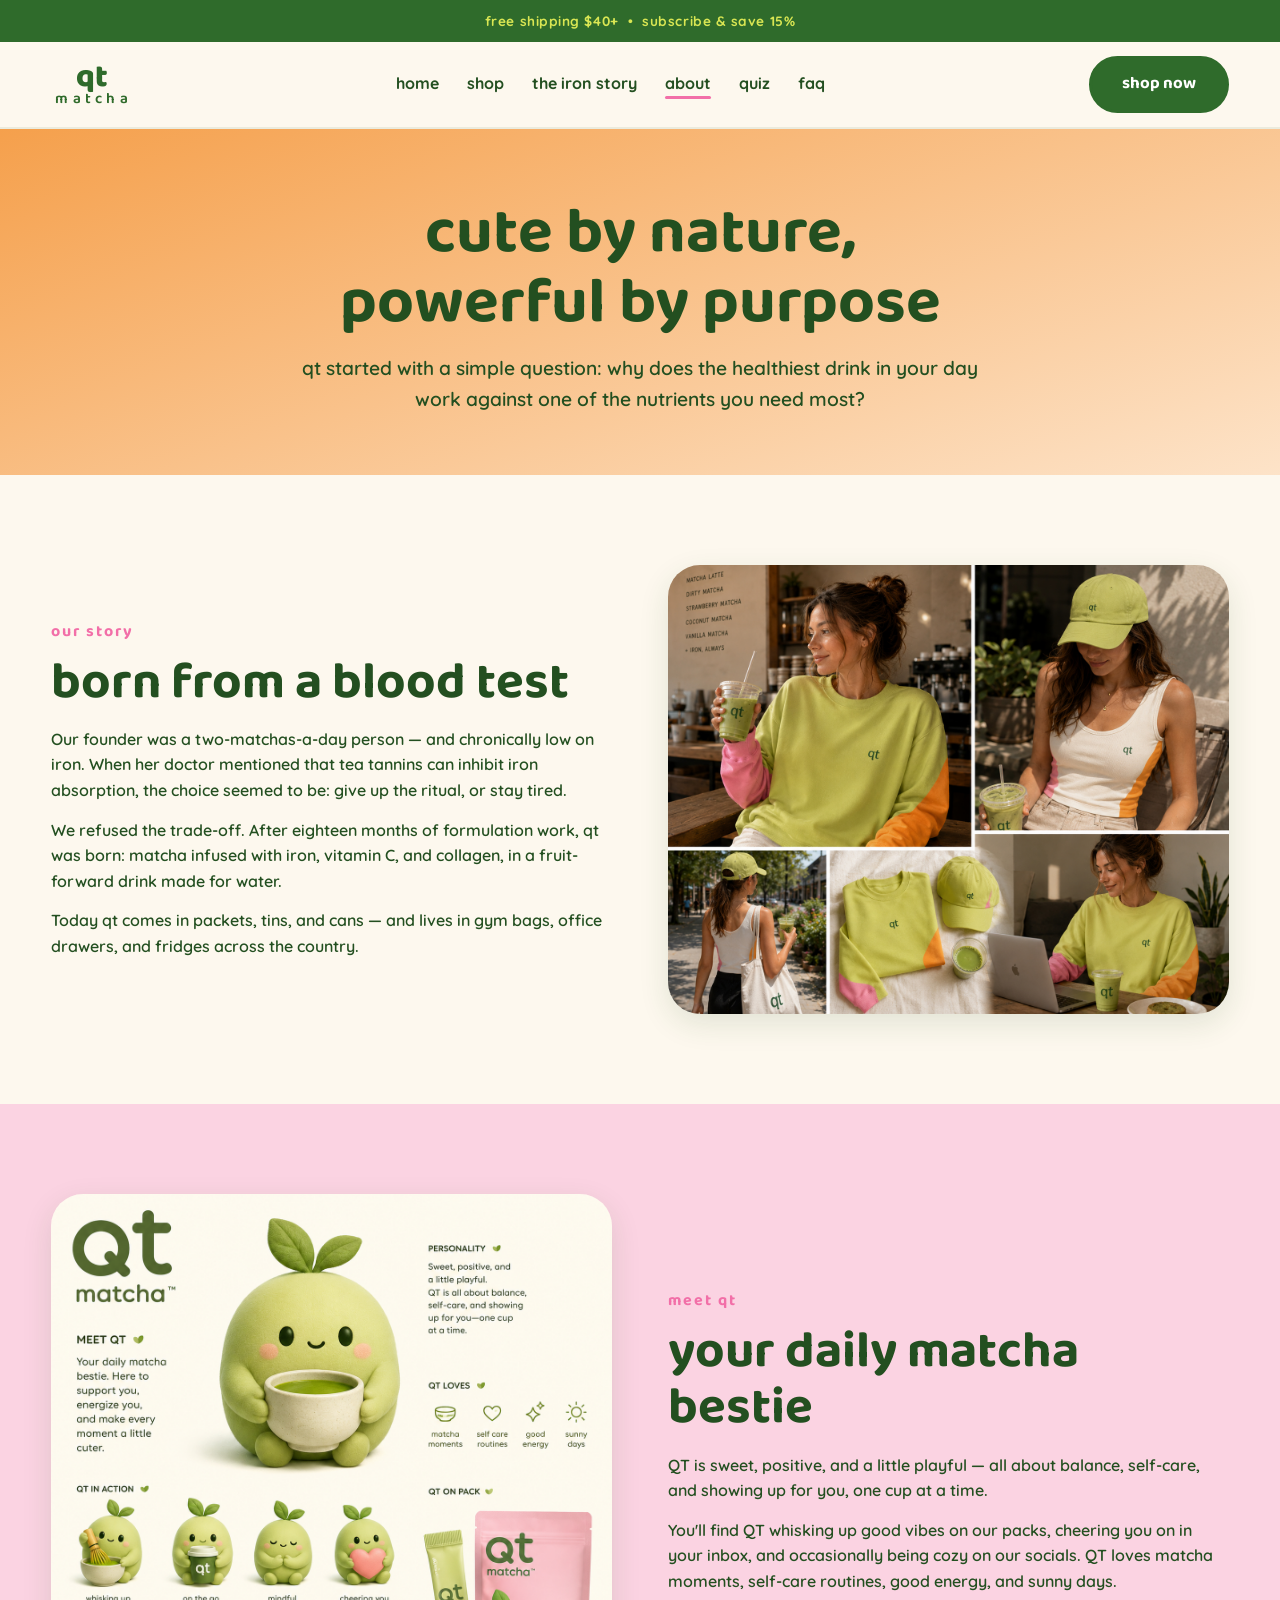
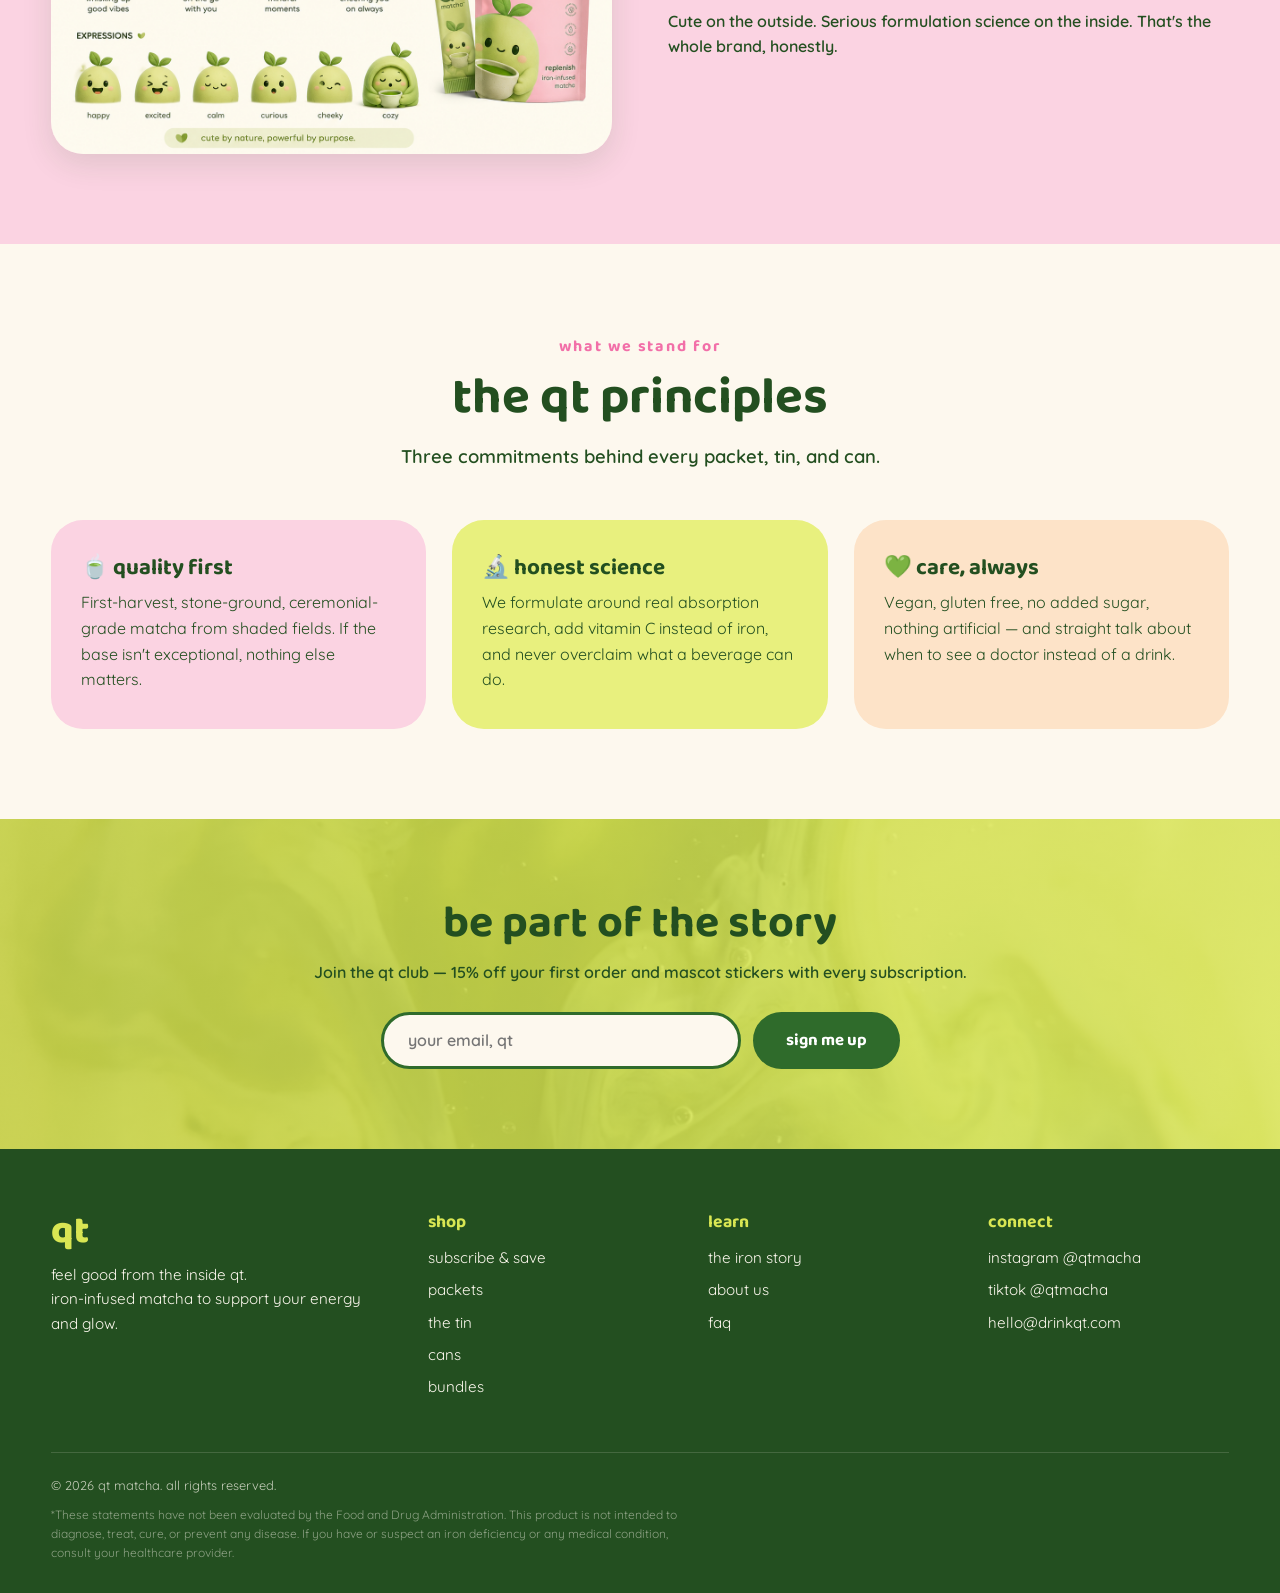
<file: about.html>
<!DOCTYPE html>
<html lang="en">
<head>
  <meta charset="UTF-8">
  <meta name="viewport" content="width=device-width, initial-scale=1.0">
  <title>about — qt matcha</title>
    <link rel="icon" type="image/svg+xml" href="favicon.svg?v=lime-qt-square" />
    <link rel="icon" type="image/png" sizes="32x32" href="favicon-32.png?v=lime-qt-square" />
    <link rel="shortcut icon" href="favicon.ico?v=lime-qt-square" />
    <link rel="apple-touch-icon" sizes="180x180" href="apple-touch-icon.png?v=lime-qt-square" />
  <meta name="description" content="Meet qt matcha — cute by nature, powerful by purpose. Our story, our mascot, and why we built an iron-infused matcha.">
  <link rel="preconnect" href="https://fonts.googleapis.com">
  <link href="https://fonts.googleapis.com/css2?family=Baloo+2:wght@600;700;800&family=Quicksand:wght@500;600;700&display=swap" rel="stylesheet">
  <link rel="stylesheet" href="css/style.css">
</head>
<body>

  <div class="announce">free shipping $40+ &nbsp;•&nbsp; subscribe &amp; save 15%</div>

  <nav class="nav">
    <div class="container nav-inner">
      <a href="index.html" class="logo">qt<span>matcha</span></a>
      <ul class="nav-links">
        <li><a href="index.html">home</a></li>
        <li><a href="shop.html">shop</a></li>
        <li><a href="science.html">the iron story</a></li>
        <li><a href="about.html" class="active">about</a></li>
        <li><a href="quiz.html">quiz</a></li>
        <li><a href="faq.html">faq</a></li>
      </ul>
      <a href="shop.html" class="btn nav-cta">shop now</a>
      <button class="hamburger" aria-label="menu">☰</button>
    </div>
  </nav>

  <header class="page-hero bg-orange">
    <div class="container">
      <h1>cute by nature,<br>powerful by purpose</h1>
      <p>qt started with a simple question: why does the healthiest drink in your day work against one of the nutrients you need most?</p>
    </div>
  </header>

  <section class="block">
    <div class="container split">
      <div>
        <div class="kicker">our story</div>
        <h2 class="title">born from a blood test</h2>
        <p style="font-weight:600; margin-bottom:14px;">Our founder was a two-matchas-a-day person — and chronically low on iron. When her doctor mentioned that tea tannins can inhibit iron absorption, the choice seemed to be: give up the ritual, or stay tired.</p>
        <p style="font-weight:600; margin-bottom:14px;">We refused the trade-off. After eighteen months of formulation work, qt was born: matcha infused with iron, vitamin C, and collagen, in a fruit-forward drink made for water.</p>
        <p style="font-weight:600;">Today qt comes in packets, tins, and cans — and lives in gym bags, office drawers, and fridges across the country.</p>
      </div>
      <div>
        <img src="images/lifestyle-merch.jpg" alt="the qt matcha community and merch — cafe and street moments">
      </div>
    </div>
  </section>

  <section class="block" style="background: var(--pink-pale);">
    <div class="container split">
      <div>
        <img src="images/mascot-sheet.jpg" alt="Meet QT — the qt matcha mascot character sheet">
      </div>
      <div>
        <div class="kicker">meet qt</div>
        <h2 class="title">your daily matcha bestie</h2>
        <p style="font-weight:600; margin-bottom:14px;">QT is sweet, positive, and a little playful — all about balance, self-care, and showing up for you, one cup at a time.</p>
        <p style="font-weight:600; margin-bottom:14px;">You'll find QT whisking up good vibes on our packs, cheering you on in your inbox, and occasionally being cozy on our socials. QT loves matcha moments, self-care routines, good energy, and sunny days.</p>
        <p style="font-weight:600;">Cute on the outside. Serious formulation science on the inside. That's the whole brand, honestly.</p>
      </div>
    </div>
  </section>

  <section class="block">
    <div class="container">
      <div class="center">
        <div class="kicker">what we stand for</div>
        <h2 class="title">the qt principles</h2>
        <p class="sub">Three commitments behind every packet, tin, and can.</p>
      </div>
      <div class="values">
        <div class="value">
          <h3>🍵 quality first</h3>
          <p>First-harvest, stone-ground, ceremonial-grade matcha from shaded fields. If the base isn't exceptional, nothing else matters.</p>
        </div>
        <div class="value">
          <h3>🔬 honest science</h3>
          <p>We formulate around real absorption research, add vitamin C instead of iron, and never overclaim what a beverage can do.</p>
        </div>
        <div class="value">
          <h3>💚 care, always</h3>
          <p>Vegan, gluten free, no added sugar, nothing artificial — and straight talk about when to see a doctor instead of a drink.</p>
        </div>
      </div>
    </div>
  </section>

  <section class="newsletter">
    <div class="container">
      <h2>be part of the story</h2>
      <p>Join the qt club — 15% off your first order and mascot stickers with every subscription.</p>
      <form class="news-form">
        <input type="email" placeholder="your email, qt" required>
        <button type="submit" class="btn">sign me up</button>
      </form>
    </div>
  </section>

  <footer>
    <div class="container">
      <div class="foot-grid">
        <div>
          <div class="foot-logo">qt</div>
          <p style="margin-top:12px; font-size:0.95rem;">feel good from the inside qt.<br>iron-infused matcha to support your energy and glow.</p>
        </div>
        <div>
          <h4>shop</h4>
          <ul>
            <li><a href="subscribe.html">subscribe &amp; save</a></li>
            <li><a href="shop.html">packets</a></li>
            <li><a href="shop.html">the tin</a></li>
            <li><a href="shop.html">cans</a></li>
            <li><a href="shop.html">bundles</a></li>
          </ul>
        </div>
        <div>
          <h4>learn</h4>
          <ul>
            <li><a href="science.html">the iron story</a></li>
            <li><a href="about.html">about us</a></li>
            <li><a href="faq.html">faq</a></li>
          </ul>
        </div>
        <div>
          <h4>connect</h4>
          <ul>
            <li><a href="#">instagram @qtmacha</a></li>
            <li><a href="#">tiktok @qtmacha</a></li>
            <li><a href="#">hello@drinkqt.com</a></li>
          </ul>
        </div>
      </div>
      <div class="foot-note">
        © 2026 qt matcha. all rights reserved.
        <p class="disclaimer">*These statements have not been evaluated by the Food and Drug Administration. This product is not intended to diagnose, treat, cure, or prevent any disease. If you have or suspect an iron deficiency or any medical condition, consult your healthcare provider.</p>
      </div>
    </div>
  </footer>

  <script src="js/main.js"></script>
</body>
</html>
</file>
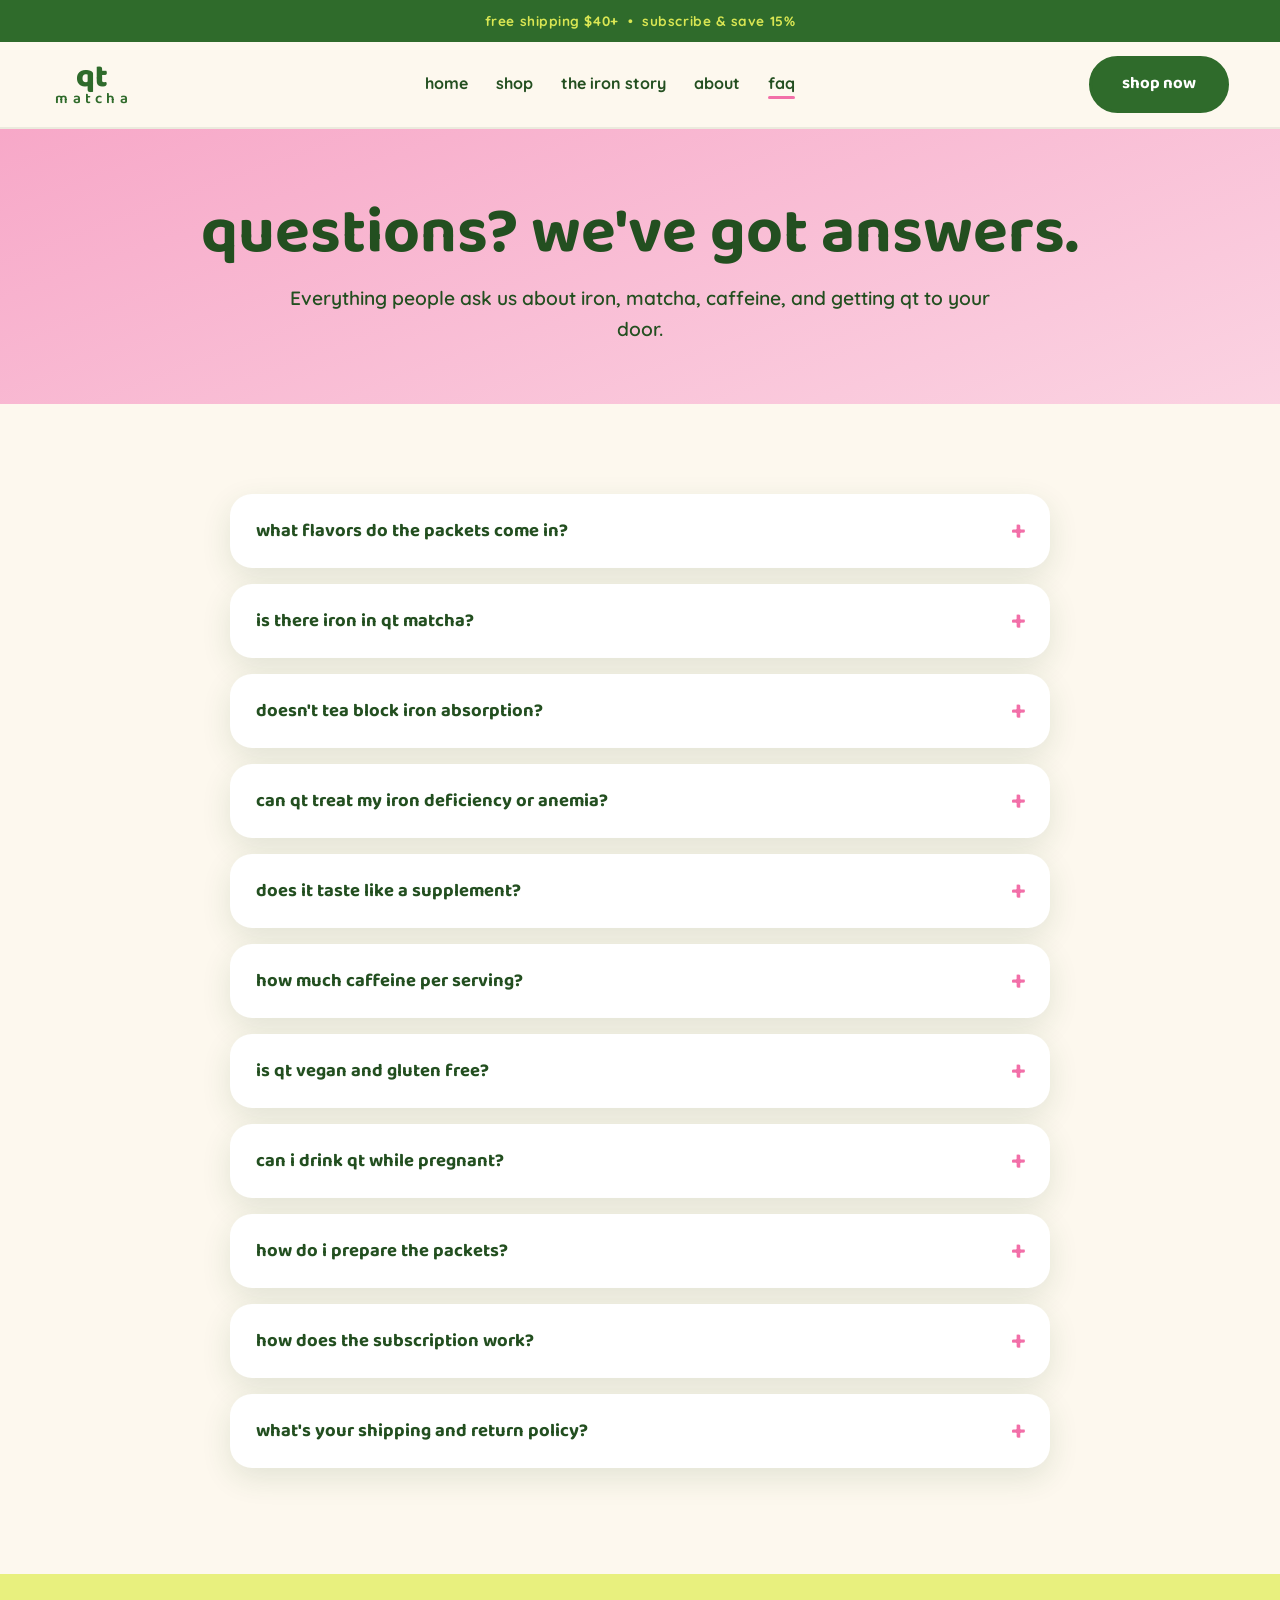
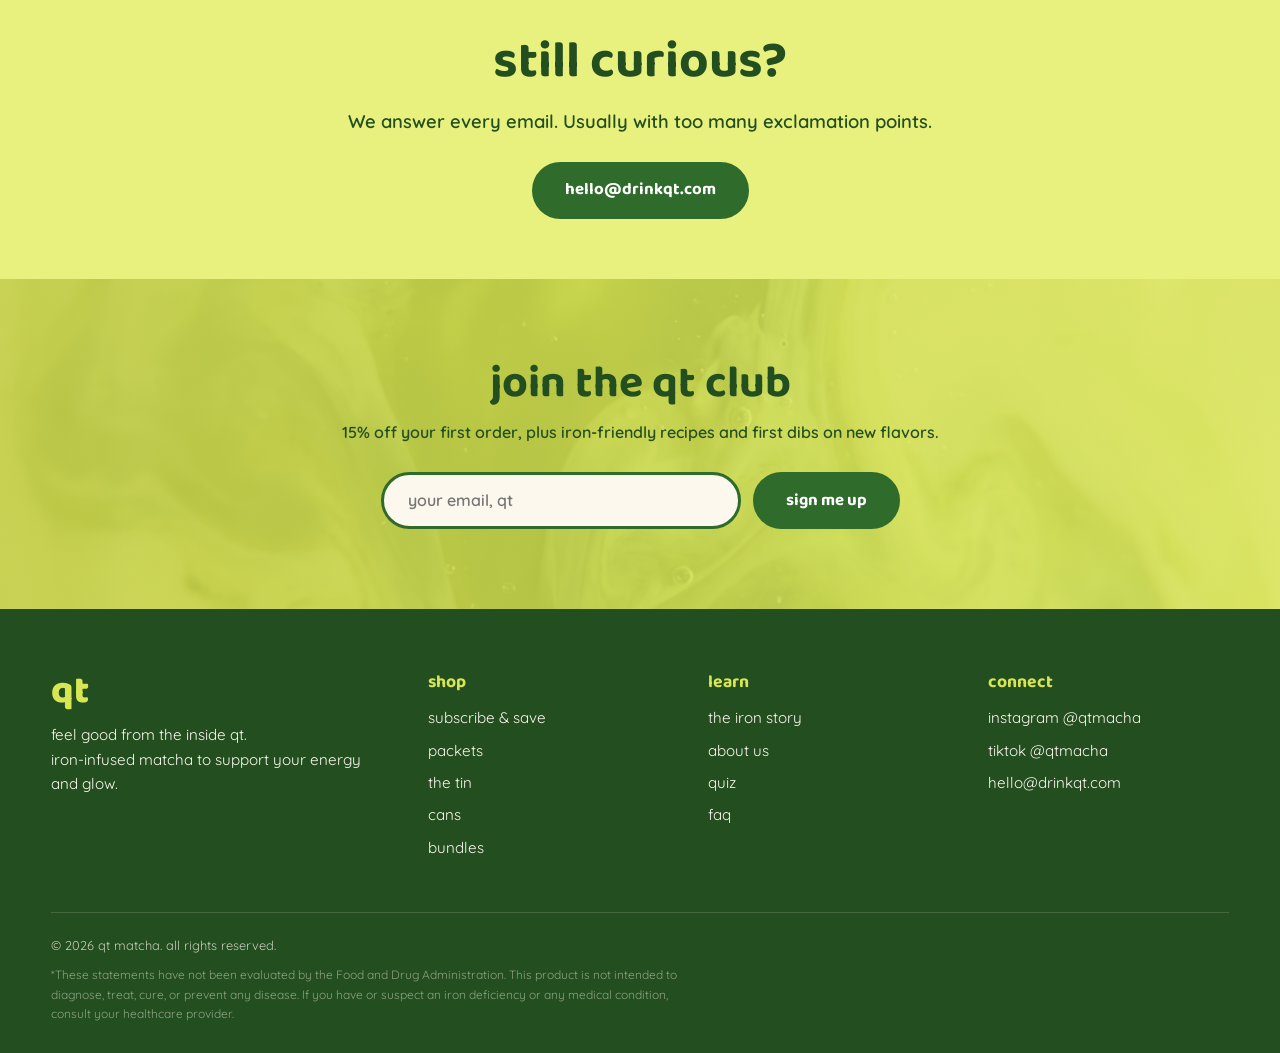
<file: faq.html>
<!DOCTYPE html>
<html lang="en">
<head>
  <meta charset="UTF-8">
  <meta name="viewport" content="width=device-width, initial-scale=1.0">
  <title>faq — qt matcha</title>
    <link rel="icon" type="image/svg+xml" href="favicon.svg?v=lime-qt-square" />
    <link rel="icon" type="image/png" sizes="32x32" href="favicon-32.png?v=lime-qt-square" />
    <link rel="shortcut icon" href="favicon.ico?v=lime-qt-square" />
    <link rel="apple-touch-icon" sizes="180x180" href="apple-touch-icon.png?v=lime-qt-square" />
  <meta name="description" content="Frequently asked questions about qt matcha — flavors, iron absorption, caffeine, taste, shipping, and subscriptions.">
  <link rel="preconnect" href="https://fonts.googleapis.com">
  <link href="https://fonts.googleapis.com/css2?family=Baloo+2:wght@600;700;800&family=Quicksand:wght@500;600;700&display=swap" rel="stylesheet">
  <link rel="stylesheet" href="css/style.css">
</head>
<body>

  <div class="announce">free shipping $40+ &nbsp;•&nbsp; subscribe &amp; save 15%</div>

  <nav class="nav">
    <div class="container nav-inner">
      <a href="index.html" class="logo">qt<span>matcha</span></a>
      <ul class="nav-links">
        <li><a href="index.html">home</a></li>
        <li><a href="shop.html">shop</a></li>
        <li><a href="science.html">the iron story</a></li>
        <li><a href="about.html">about</a></li>
        <li><a href="faq.html" class="active">faq</a></li>
      </ul>
      <a href="shop.html" class="btn nav-cta">shop now</a>
      <button class="hamburger" aria-label="menu">☰</button>
    </div>
  </nav>

  <header class="page-hero bg-pink">
    <div class="container">
      <h1>questions? we've got answers.</h1>
      <p>Everything people ask us about iron, matcha, caffeine, and getting qt to your door.</p>
    </div>
  </header>

  <section class="block">
    <div class="container">
      <div class="faq-list">

        <div class="faq-item">
          <button class="faq-q">what flavors do the packets come in?</button>
          <div class="faq-a"><div class="faq-a-inner">Three flagship flavors at launch: traditional vanilla (the classic, rounded out with real vanilla), strawberry (bright and a little flirty), and coconut (creamy, island-vacation energy). Same ceremonial-grade, iron-infused base in every box.</div></div>
        </div>

        <div class="faq-item">
          <button class="faq-q">is there iron in qt matcha?</button>
          <div class="faq-a"><div class="faq-a-inner">Yes. QT is iron-infused and contains iron, vitamin C, and collagen. We’ll share the ingredient forms and amounts with the final nutrition panel.</div></div>
        </div>

        <div class="faq-item">
          <button class="faq-q">doesn't tea block iron absorption?</button>
          <div class="faq-a"><div class="faq-a-inner">Tannins in tea can bind non-heme iron and reduce absorption — that's exactly the problem qt was designed around. We pair a first-harvest matcha base that's naturally lower in harsh tannins with added vitamin C, a well-documented absorption enhancer. Read the full breakdown on our <a href="science.html" style="color: var(--pink-hot); font-weight:700;">iron story</a> page.</div></div>
        </div>

        <div class="faq-item">
          <button class="faq-q">can qt treat my iron deficiency or anemia?</button>
          <div class="faq-a"><div class="faq-a-inner">No — qt is a food, not a medicine, and we won't pretend otherwise. If you have diagnosed iron-deficiency anemia or symptoms like persistent fatigue or dizziness, see your healthcare provider. If you're on a prescribed iron supplement, keep taking it as directed. QT contains iron; share the final product label with your healthcare provider when discussing your routine.</div></div>
        </div>

        <div class="faq-item">
          <button class="faq-q">does it taste like a supplement?</button>
          <div class="faq-a"><div class="faq-a-inner">QT is a fruit-forward matcha drink infused with iron, vitamin C, and collagen. The flavors are Strawberry, White Peach, and Lemon Yuzu.</div></div>
        </div>

        <div class="faq-item">
          <button class="faq-q">how much caffeine per serving?</button>
          <div class="faq-a"><div class="faq-a-inner">Roughly 60–70mg per serving — about two-thirds of a cup of coffee — paired with naturally occurring L-theanine for calm, sustained focus rather than a spike and crash.</div></div>
        </div>

        <div class="faq-item">
          <button class="faq-q">is qt vegan and gluten free?</button>
          <div class="faq-a"><div class="faq-a-inner">Yes and yes. No added sugar, nothing artificial, and no animal-derived ingredients in any format — packets, tin, or cans.</div></div>
        </div>

        <div class="faq-item">
          <button class="faq-q">can i drink qt while pregnant?</button>
          <div class="faq-a"><div class="faq-a-inner">QT contains iron and caffeine. The final formula and serving information will be shared before ordering opens; suitability during pregnancy or breastfeeding should be discussed with your healthcare professional.</div></div>
        </div>

        <div class="faq-item">
          <button class="faq-q">how do i prepare the packets?</button>
          <div class="faq-a"><div class="faq-a-inner">Tear a stick into 8–10oz of hot (not boiling) water and whisk, or shake it into cold water or your milk of choice — the powder is fine enough to dissolve without a whisk. Iced matcha lattes are the community favorite.</div></div>
        </div>

        <div class="faq-item">
          <button class="faq-q">how does the subscription work?</button>
          <div class="faq-a"><div class="faq-a-inner">Pick any product, choose a 2, 4, or 6-week cadence, and save 15% on every order. Pause, swap formats, or cancel anytime — no phone calls, no guilt trips.</div></div>
        </div>

        <div class="faq-item">
          <button class="faq-q">what's your shipping and return policy?</button>
          <div class="faq-a"><div class="faq-a-inner">Free US shipping on orders $40+; otherwise a flat $5.95. If your first order isn't love, email hello@drinkqt.com within 30 days and we'll refund it — no need to ship anything back.</div></div>
        </div>

      </div>
    </div>
  </section>

  <section class="block center" style="background: var(--chartreuse-light); padding: 60px 0;">
    <div class="container">
      <h2 class="title">still curious?</h2>
      <p class="sub" style="margin-bottom: 26px;">We answer every email. Usually with too many exclamation points.</p>
      <a href="#" class="btn">hello@drinkqt.com</a>
    </div>
  </section>

  <section class="newsletter">
    <div class="container">
      <h2>join the qt club</h2>
      <p>15% off your first order, plus iron-friendly recipes and first dibs on new flavors.</p>
      <form class="news-form">
        <input type="email" placeholder="your email, qt" required>
        <button type="submit" class="btn">sign me up</button>
      </form>
    </div>
  </section>

  <footer>
    <div class="container">
      <div class="foot-grid">
        <div>
          <div class="foot-logo">qt</div>
          <p style="margin-top:12px; font-size:0.95rem;">feel good from the inside qt.<br>iron-infused matcha to support your energy and glow.</p>
        </div>
        <div>
          <h4>shop</h4>
          <ul>
            <li><a href="subscribe.html">subscribe &amp; save</a></li>
            <li><a href="shop.html">packets</a></li>
            <li><a href="shop.html">the tin</a></li>
            <li><a href="shop.html">cans</a></li>
            <li><a href="shop.html">bundles</a></li>
          </ul>
        </div>
        <div>
          <h4>learn</h4>
          <ul>
            <li><a href="science.html">the iron story</a></li>
            <li><a href="about.html">about us</a></li>
            <li><a href="quiz.html">quiz</a></li>
        <li><a href="faq.html">faq</a></li>
          </ul>
        </div>
        <div>
          <h4>connect</h4>
          <ul>
            <li><a href="#">instagram @qtmacha</a></li>
            <li><a href="#">tiktok @qtmacha</a></li>
            <li><a href="#">hello@drinkqt.com</a></li>
          </ul>
        </div>
      </div>
      <div class="foot-note">
        © 2026 qt matcha. all rights reserved.
        <p class="disclaimer">*These statements have not been evaluated by the Food and Drug Administration. This product is not intended to diagnose, treat, cure, or prevent any disease. If you have or suspect an iron deficiency or any medical condition, consult your healthcare provider.</p>
      </div>
    </div>
  </footer>

  <script src="js/main.js"></script>
</body>
</html>
</file>
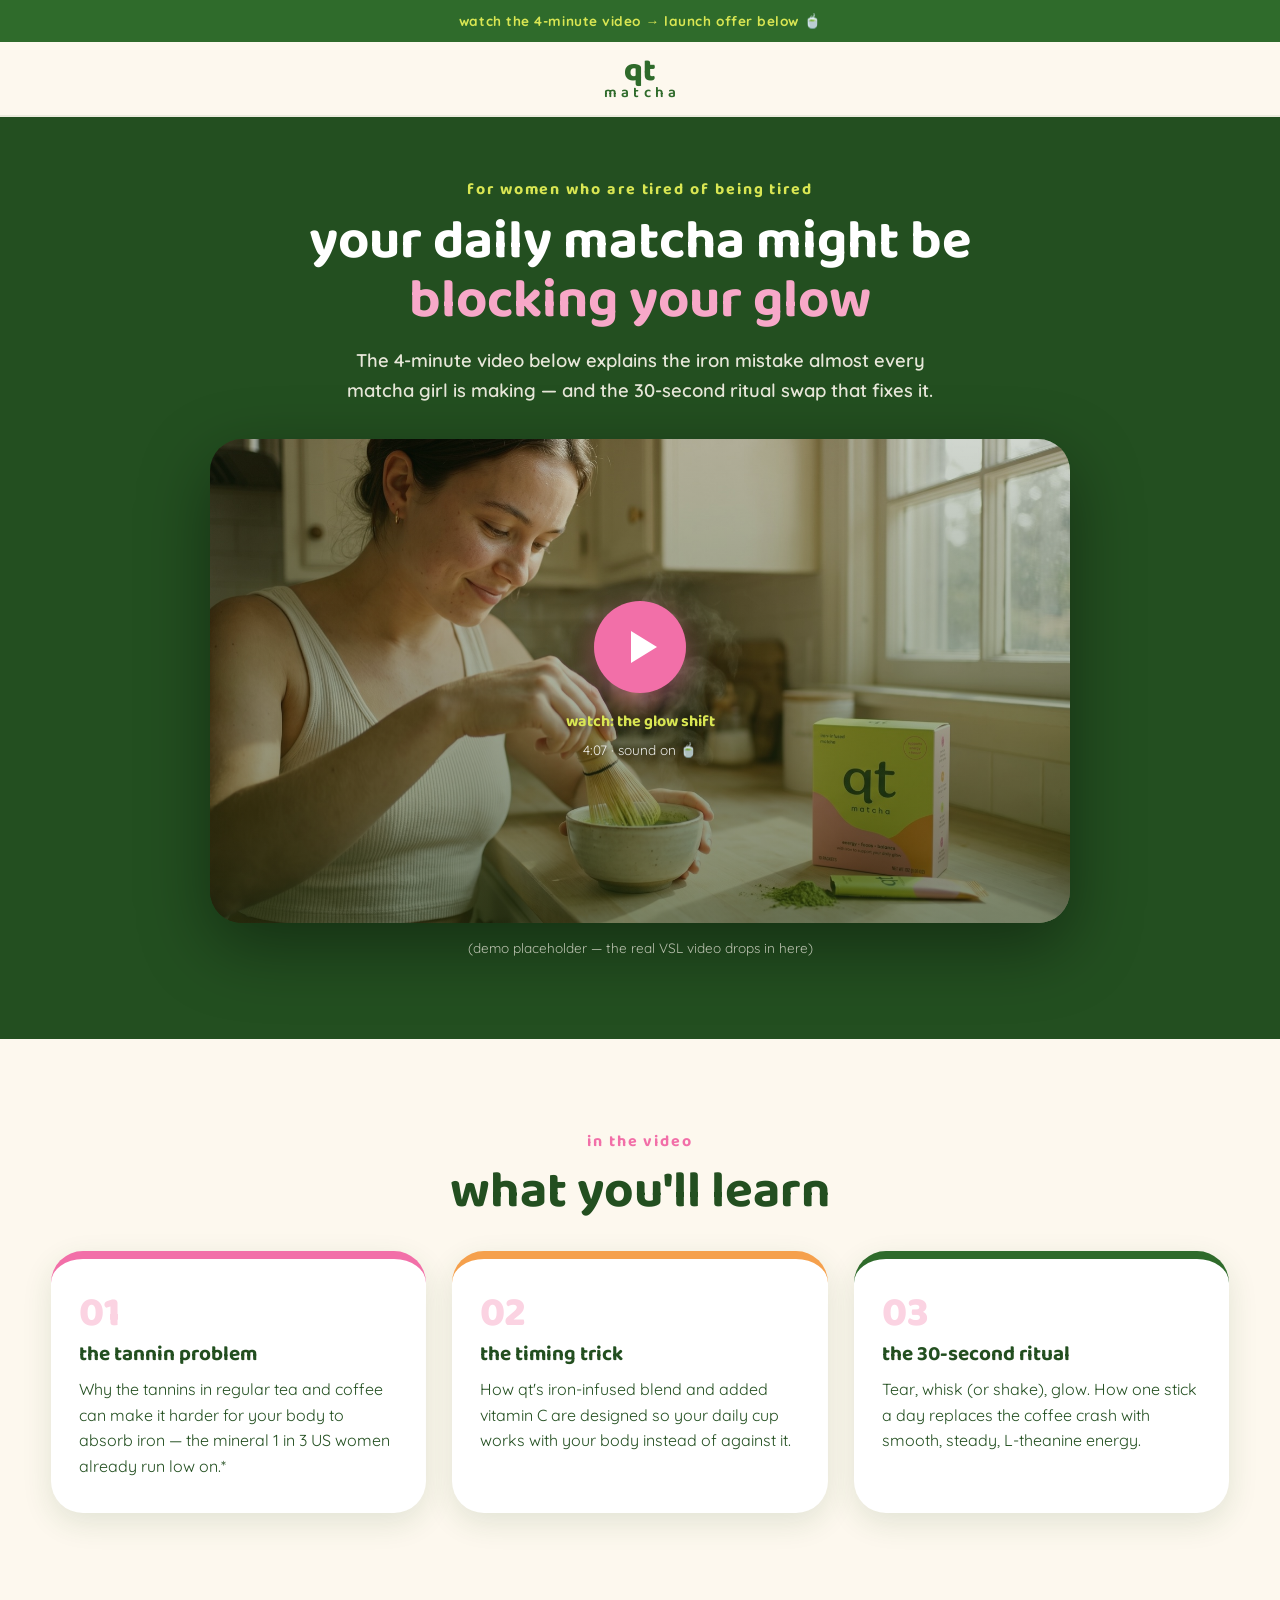
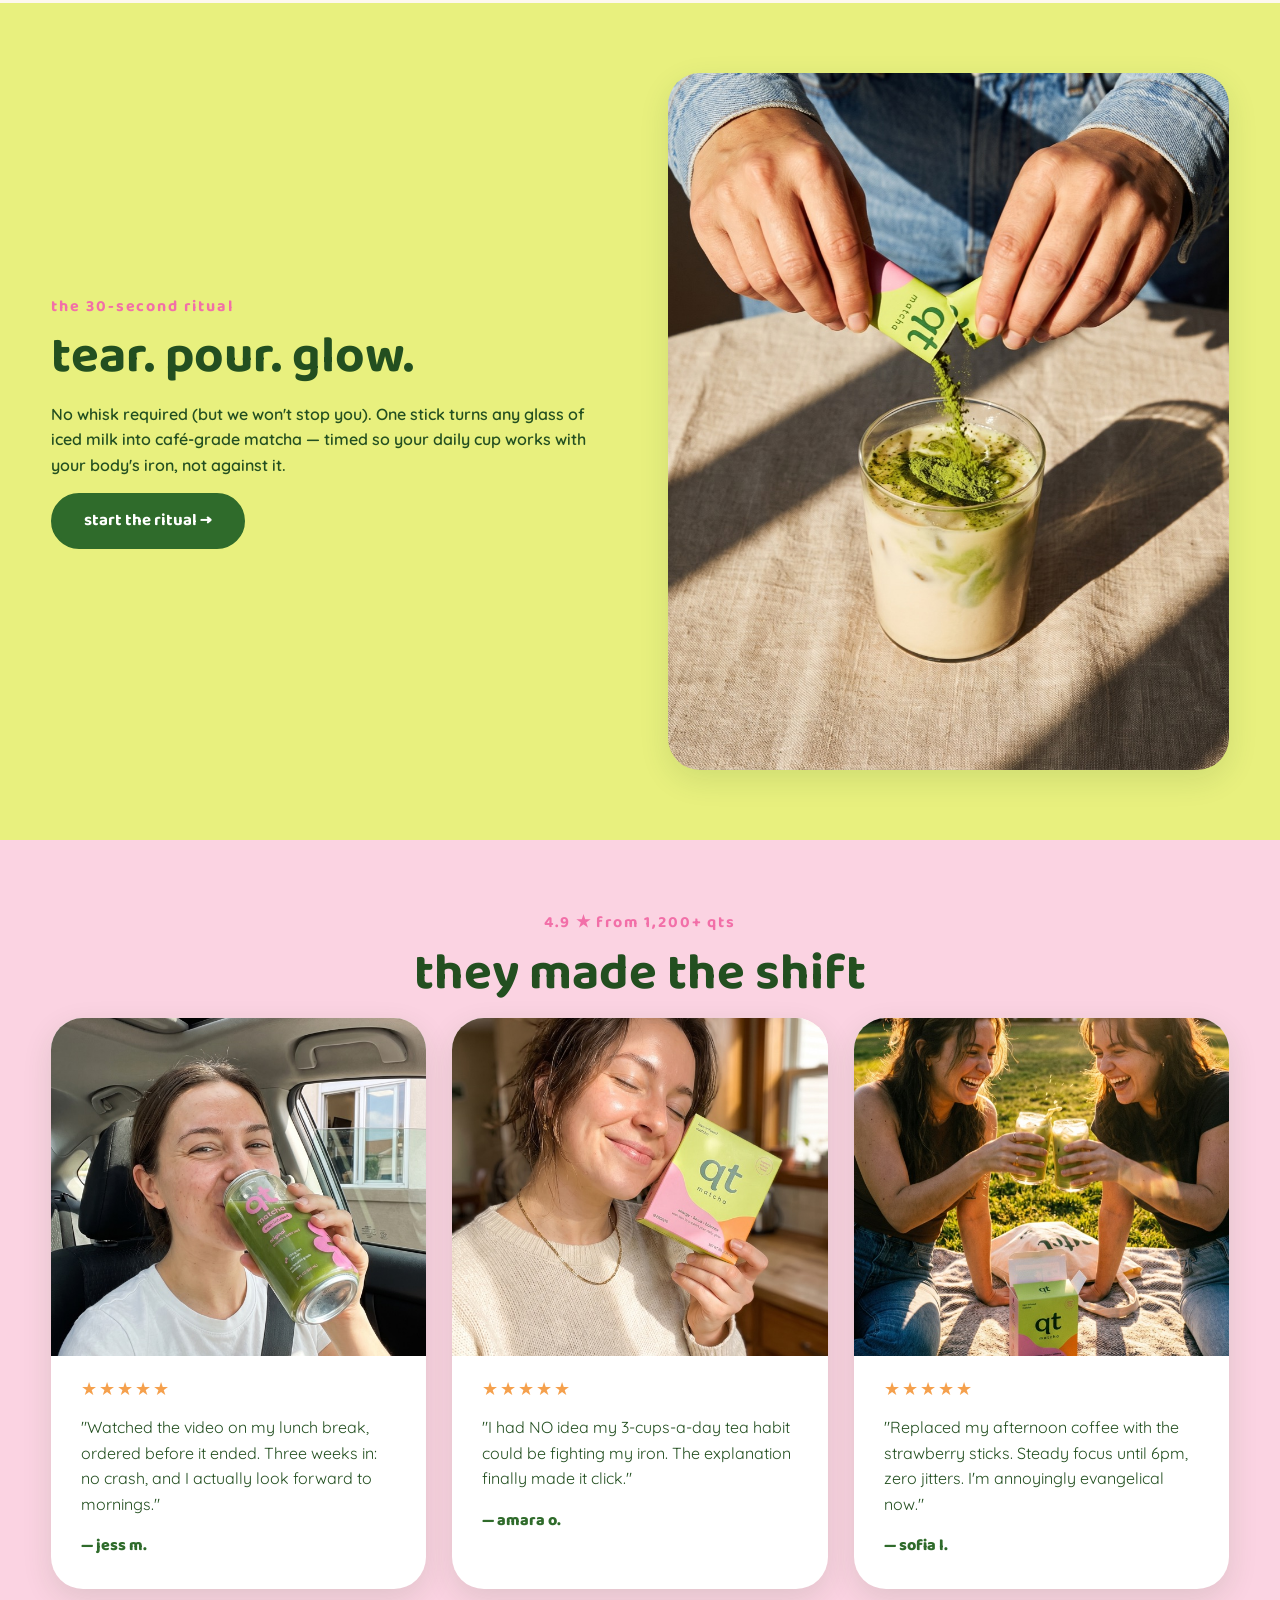
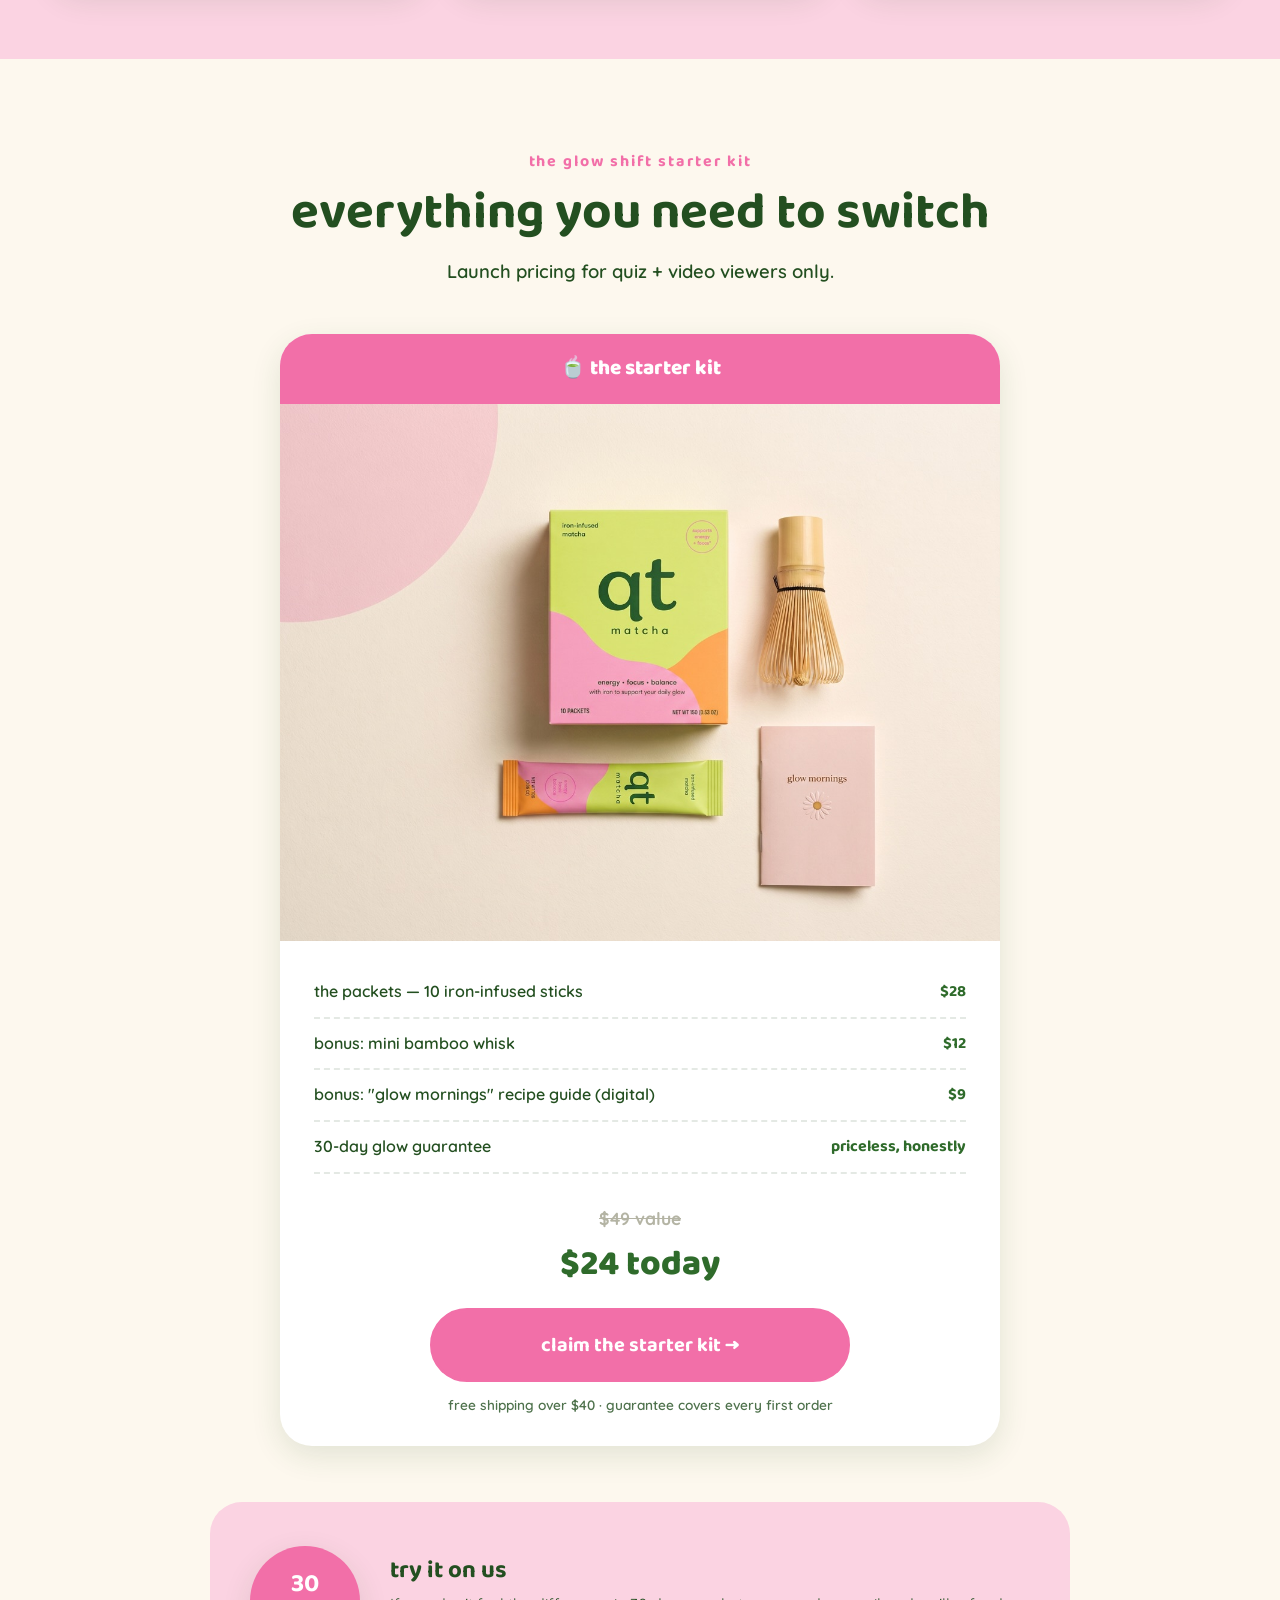
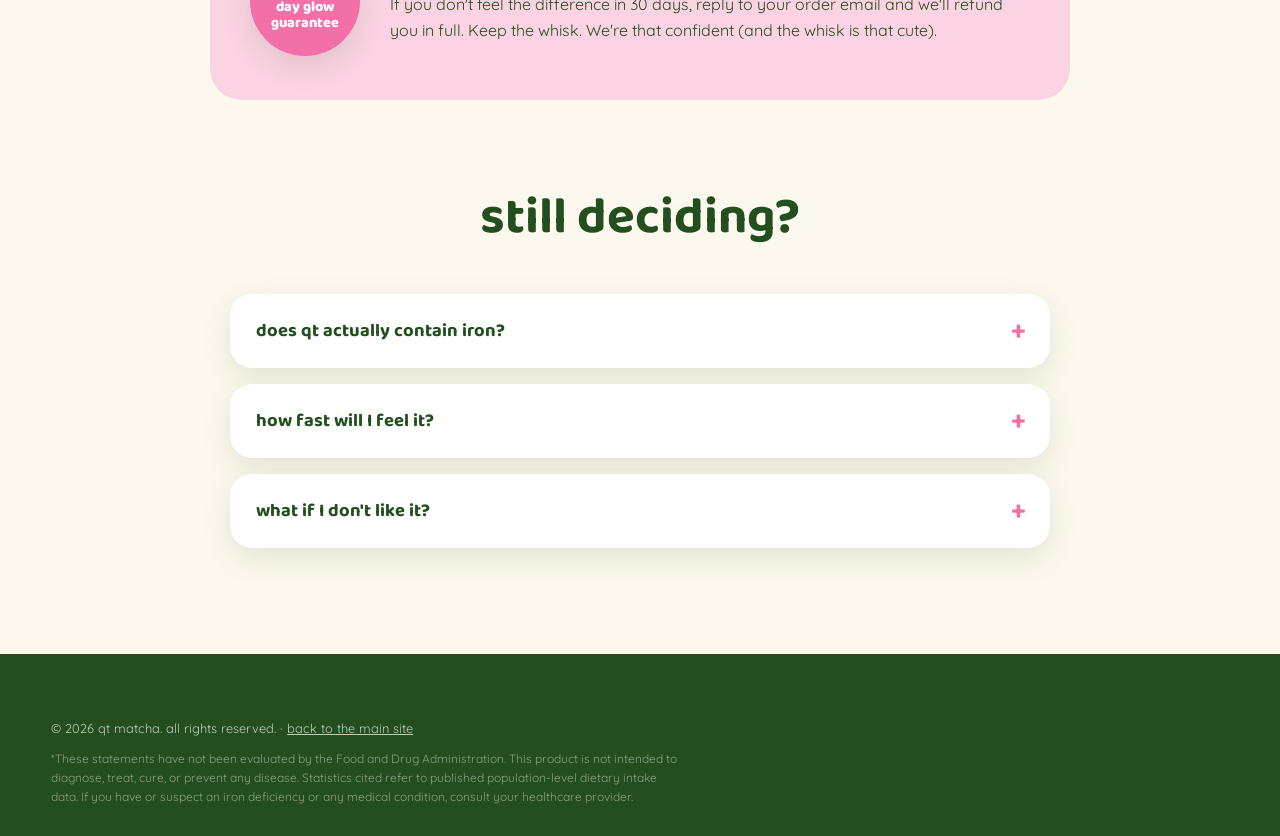
<file: glow.html>
<!DOCTYPE html>
<html lang="en">
<head>
  <meta charset="UTF-8">
  <meta name="viewport" content="width=device-width, initial-scale=1.0">
  <title>the glow shift — watch how qt matcha works</title>
    <link rel="icon" type="image/svg+xml" href="favicon.svg?v=lime-qt-square" />
    <link rel="icon" type="image/png" sizes="32x32" href="favicon-32.png?v=lime-qt-square" />
    <link rel="shortcut icon" href="favicon.ico?v=lime-qt-square" />
    <link rel="apple-touch-icon" sizes="180x180" href="apple-touch-icon.png?v=lime-qt-square" />
  <meta name="description" content="Watch: why your daily matcha might be working against your iron — and the 30-second ritual that fixes it.">
  <link rel="preconnect" href="https://fonts.googleapis.com">
  <link href="https://fonts.googleapis.com/css2?family=Baloo+2:wght@600;700;800&family=Quicksand:wght@500;600;700&display=swap" rel="stylesheet">
  <link rel="stylesheet" href="css/style.css">
</head>
<body>

  <div class="announce">watch the 4-minute video → launch offer below 🍵</div>

  <!-- stripped nav: logo only, no exits (VSL best practice) -->
  <nav class="nav">
    <div class="container nav-inner" style="justify-content:center;">
      <a href="index.html" class="logo">qt<span>matcha</span></a>
    </div>
  </nav>

  <!-- VSL HERO -->
  <header class="vsl-hero">
    <div class="container">
      <div class="kicker">for women who are tired of being tired</div>
      <h1>your daily matcha might be <em>blocking your glow</em></h1>
      <p class="lead">The 4-minute video below explains the iron mistake almost every matcha girl is making — and the 30-second ritual swap that fixes it.</p>

      <div class="video-frame" id="vsl">
        <img class="vf-poster" src="images/vsl-poster.jpg" alt="paused video frame — whisking qt matcha">
        <div class="vf-inner">
          <div class="play-btn"></div>
          <div class="vf-label">watch: the glow shift</div>
          <div class="vf-sub">4:07 · sound on 🍵</div>
        </div>
        <div class="vf-bar" id="vf-bar"></div>
      </div>
      <p style="font-size:0.85rem; opacity:0.7; margin-top:14px;">(demo placeholder — the real VSL video drops in here)</p>
    </div>
  </header>

  <!-- WHAT YOU'LL LEARN -->
  <section class="block">
    <div class="container">
      <div class="center">
        <div class="kicker">in the video</div>
        <h2 class="title">what you'll learn</h2>
      </div>
      <div class="science-steps">
        <div class="step"><div class="n">01</div><h3>the tannin problem</h3><p>Why the tannins in regular tea and coffee can make it harder for your body to absorb iron — the mineral 1 in 3 US women already run low on.*</p></div>
        <div class="step"><div class="n">02</div><h3>the timing trick</h3><p>How qt's iron-infused blend and added vitamin C are designed so your daily cup works with your body instead of against it.</p></div>
        <div class="step"><div class="n">03</div><h3>the 30-second ritual</h3><p>Tear, whisk (or shake), glow. How one stick a day replaces the coffee crash with smooth, steady, L-theanine energy.</p></div>
      </div>
    </div>
  </section>


  <!-- THE RITUAL -->
  <section class="block" style="background: var(--chartreuse-light); padding: 70px 0;">
    <div class="container">
      <div class="pour-band">
        <div>
          <div class="kicker">the 30-second ritual</div>
          <h2 class="title">tear. pour. glow.</h2>
          <p style="font-weight:600; margin-bottom:14px;">No whisk required (but we won't stop you). One stick turns any glass of iced milk into café-grade matcha — timed so your daily cup works with your body's iron, not against it.</p>
          <a href="subscribe.html" class="btn">start the ritual →</a>
        </div>
        <img src="images/pour-hero.jpg" alt="tearing a qt matcha stick and pouring into iced oat milk">
      </div>
    </div>
  </section>
  <!-- SOCIAL PROOF -->
  <section class="block" style="background: var(--pink-pale); padding: 70px 0;">
    <div class="container">
      <div class="center">
        <div class="kicker">4.9 ★ from 1,200+ qts</div>
        <h2 class="title">they made the shift</h2>
      </div>
      <div class="testis">
        <div class="testi"><span class="testi-photo"><img src="images/ugc-2.jpg" alt="qt matcha customer photo"></span><div class="stars">★★★★★</div><p>"Watched the video on my lunch break, ordered before it ended. Three weeks in: no crash, and I actually look forward to mornings."</p><div class="who-row"><div class="who">— jess m.</div></div></div>
        <div class="testi"><span class="testi-photo"><img src="images/ugc-5.jpg" alt="qt matcha customer photo"></span><div class="stars">★★★★★</div><p>"I had NO idea my 3-cups-a-day tea habit could be fighting my iron. The explanation finally made it click."</p><div class="who-row"><div class="who">— amara o.</div></div></div>
        <div class="testi"><span class="testi-photo"><img src="images/ugc-4.jpg" alt="qt matcha customer photo"></span><div class="stars">★★★★★</div><p>"Replaced my afternoon coffee with the strawberry sticks. Steady focus until 6pm, zero jitters. I'm annoyingly evangelical now."</p><div class="who-row"><div class="who">— sofia l.</div></div></div>
      </div>
    </div>
  </section>

  <!-- OFFER (revealed after video engagement) -->
  <section class="block" id="offer-anchor">
    <div class="container">
      <div class="center">
        <div class="kicker">the glow shift starter kit</div>
        <h2 class="title">everything you need to switch</h2>
        <p class="sub">Launch pricing for quiz + video viewers only.</p>
      </div>

      <div class="offer-stack">
        <div class="os-head">🍵 the starter kit</div>
        <img class="os-img" src="images/starter-kit.jpg" alt="the qt matcha starter kit — packets box, whisk, glow mornings guide">
        <ul>
          <li><span>the packets — 10 iron-infused sticks</span><span class="os-val">$28</span></li>
          <li><span>bonus: mini bamboo whisk</span><span class="os-val">$12</span></li>
          <li><span>bonus: "glow mornings" recipe guide (digital)</span><span class="os-val">$9</span></li>
          <li><span>30-day glow guarantee</span><span class="os-val">priceless, honestly</span></li>
        </ul>
        <div class="os-total">
          <div class="was">$49 value</div>
          <div class="now">$24 today</div>
          <a href="subscribe.html" class="btn btn-pink big-cta" style="max-width:420px; margin:0 auto;">claim the starter kit →</a>
          <p class="fine">free shipping over $40 · guarantee covers every first order</p>
        </div>
      </div>

      <div class="guarantee" style="margin-top:56px;">
        <div class="g-badge"><b>30</b>day glow<br>guarantee</div>
        <div>
          <h3>try it on us</h3>
          <p>If you don't feel the difference in 30 days, reply to your order email and we'll refund you in full. Keep the whisk. We're that confident (and the whisk is that cute).</p>
        </div>
      </div>
    </div>
  </section>

  <!-- FAQ -->
  <section class="block" style="padding-top:0;">
    <div class="container">
      <div class="center"><h2 class="title">still deciding?</h2><p class="sub"></p></div>
      <div class="faq-list">
        <div class="faq-item">
          <button class="faq-q">does qt actually contain iron?</button>
          <div class="faq-a"><div class="faq-a-inner">QT is an iron-infused matcha drink with vitamin C and collagen. If you have or suspect a deficiency, talk to your healthcare provider.*</div></div>
        </div>
        <div class="faq-item">
          <button class="faq-q">how fast will I feel it?</button>
          <div class="faq-a"><div class="faq-a-inner">The smooth L-theanine + caffeine energy? First cup. The "wow my afternoons are different" effect? Most people report it within the first two weeks of a daily ritual.</div></div>
        </div>
        <div class="faq-item">
          <button class="faq-q">what if I don't like it?</button>
          <div class="faq-a"><div class="faq-a-inner">30-day glow guarantee: reply to your order email, full refund, no return label. That's the whole policy.</div></div>
        </div>
      </div>
    </div>
  </section>

  <footer>
    <div class="container">
      <div class="foot-note" style="border-top:none; padding-top:0;">
        © 2026 qt matcha. all rights reserved. · <a href="index.html" style="text-decoration:underline;">back to the main site</a>
        <p class="disclaimer">*These statements have not been evaluated by the Food and Drug Administration. This product is not intended to diagnose, treat, cure, or prevent any disease. Statistics cited refer to published population-level dietary intake data. If you have or suspect an iron deficiency or any medical condition, consult your healthcare provider.</p>
      </div>
    </div>
  </footer>

  <script src="js/main.js"></script>
  <script>
    // VSL: fake playback progress + smooth-scroll nudge to offer
    const frame = document.getElementById('vsl');
    const barEl = document.getElementById('vf-bar');
    let playing = false;
    frame.addEventListener('click', () => {
      if (playing) return;
      playing = true;
      frame.querySelector('.vf-label').textContent = 'playing… (demo)';
      frame.querySelector('.play-btn').style.display = 'none';
      let p = 0;
      const t = setInterval(() => {
        p += 2;
        barEl.style.width = p + '%';
        if (p >= 100) {
          clearInterval(t);
          frame.querySelector('.vf-label').textContent = 'ready to make the shift? ↓';
          document.getElementById('offer-anchor').scrollIntoView({ behavior: 'smooth' });
        }
      }, 120);
    });
  </script>
</body>
</html>
</file>
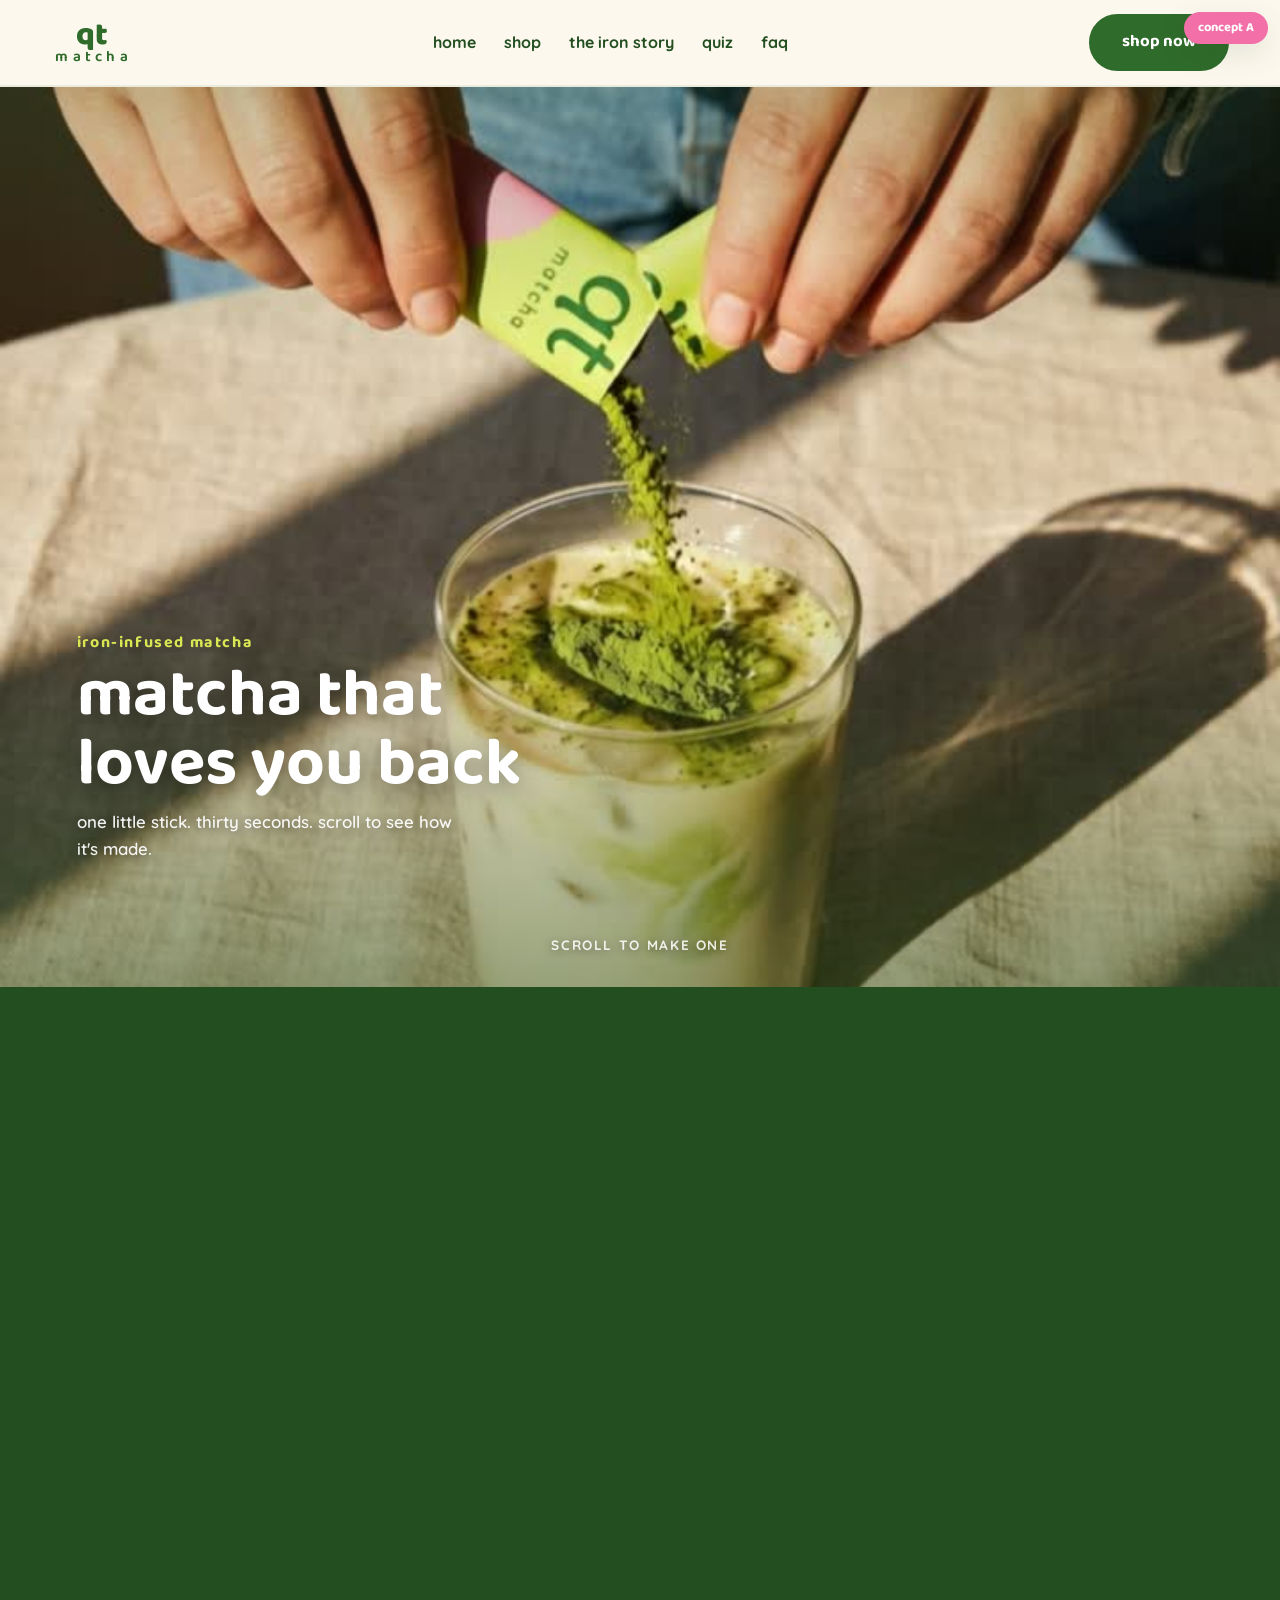
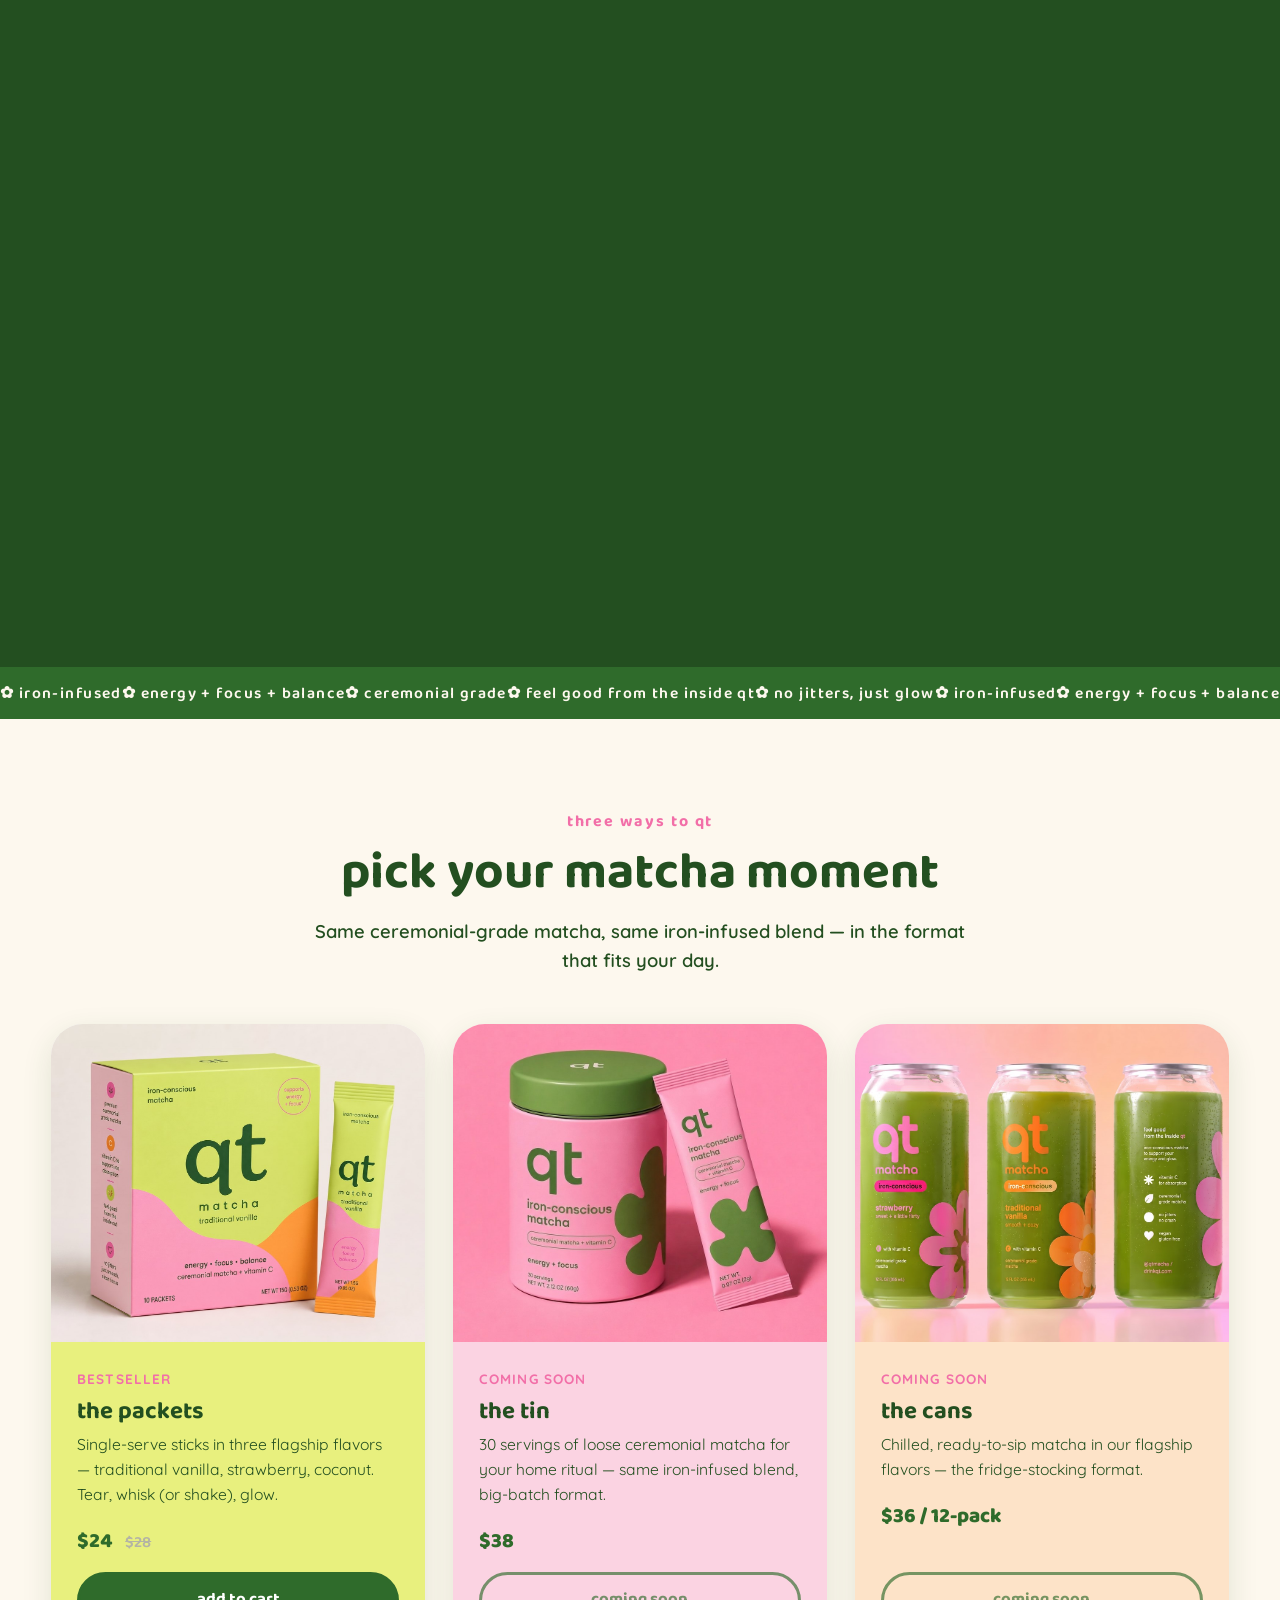
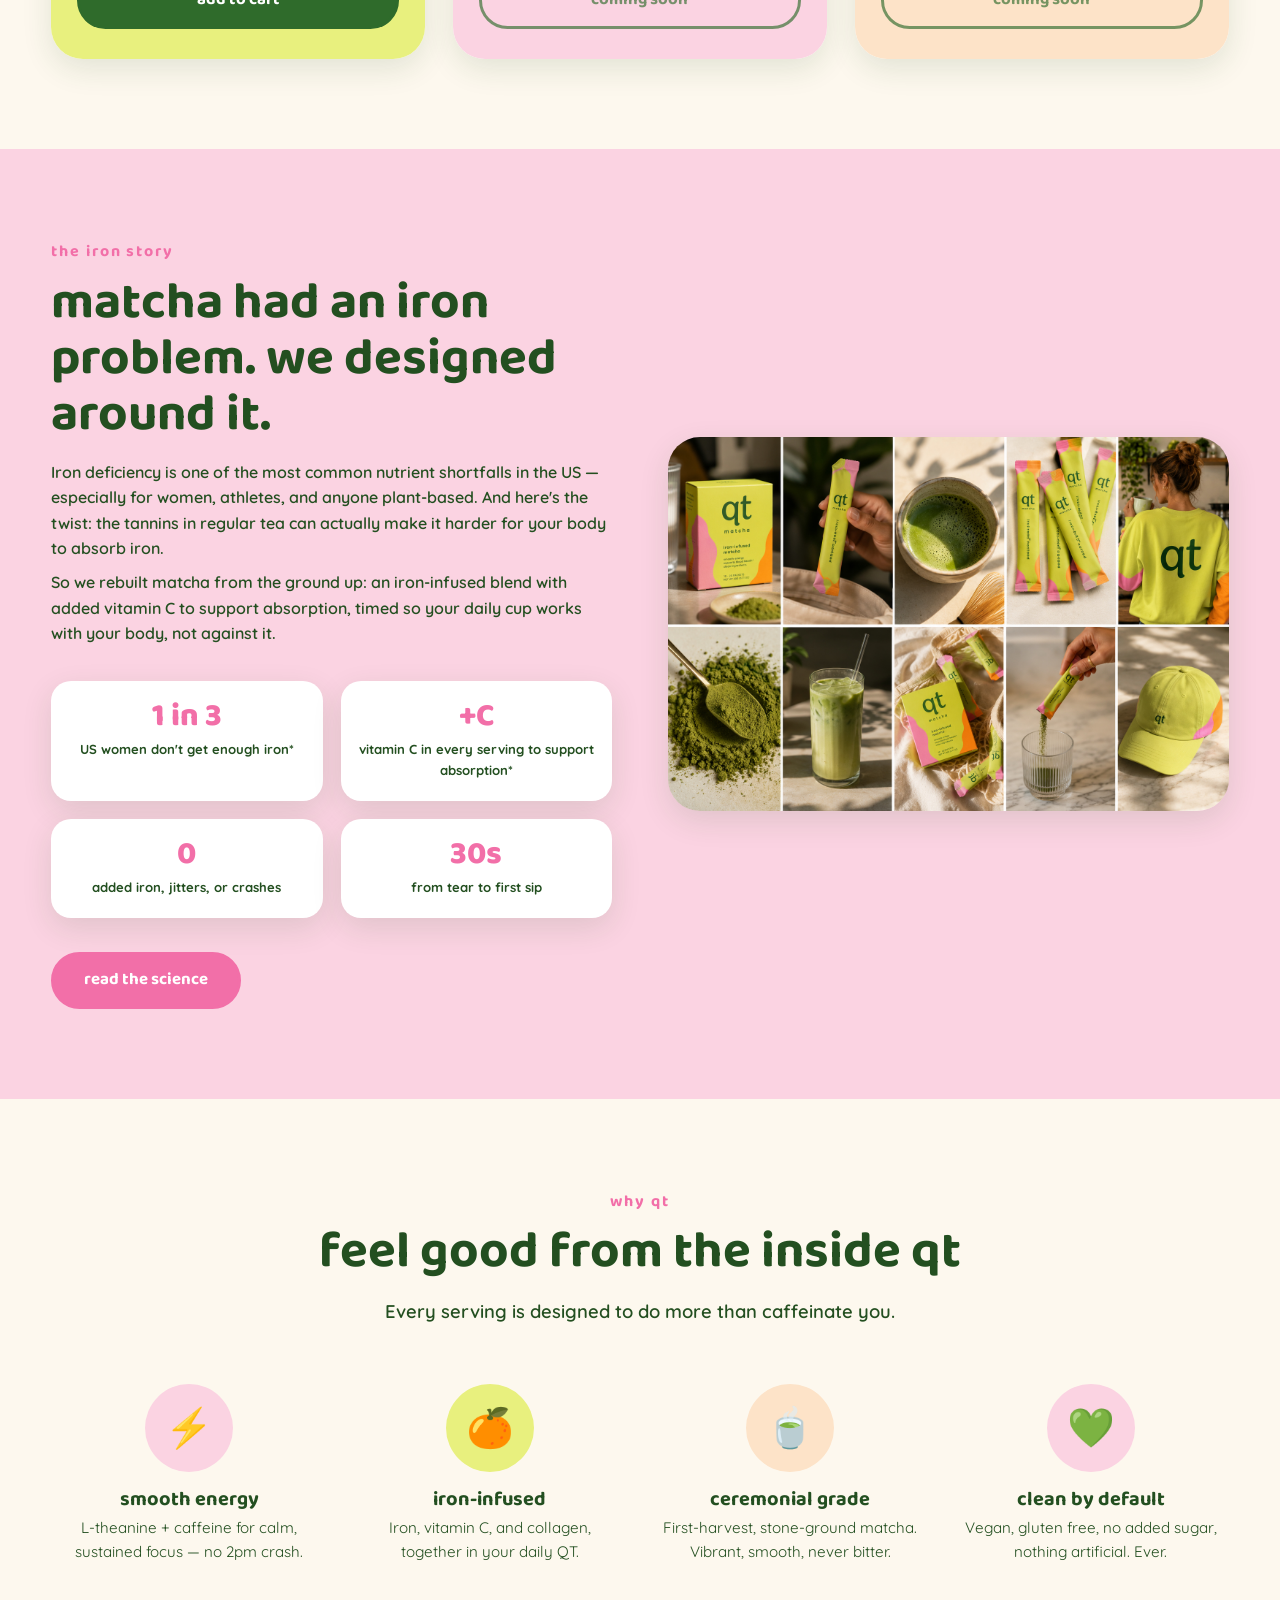
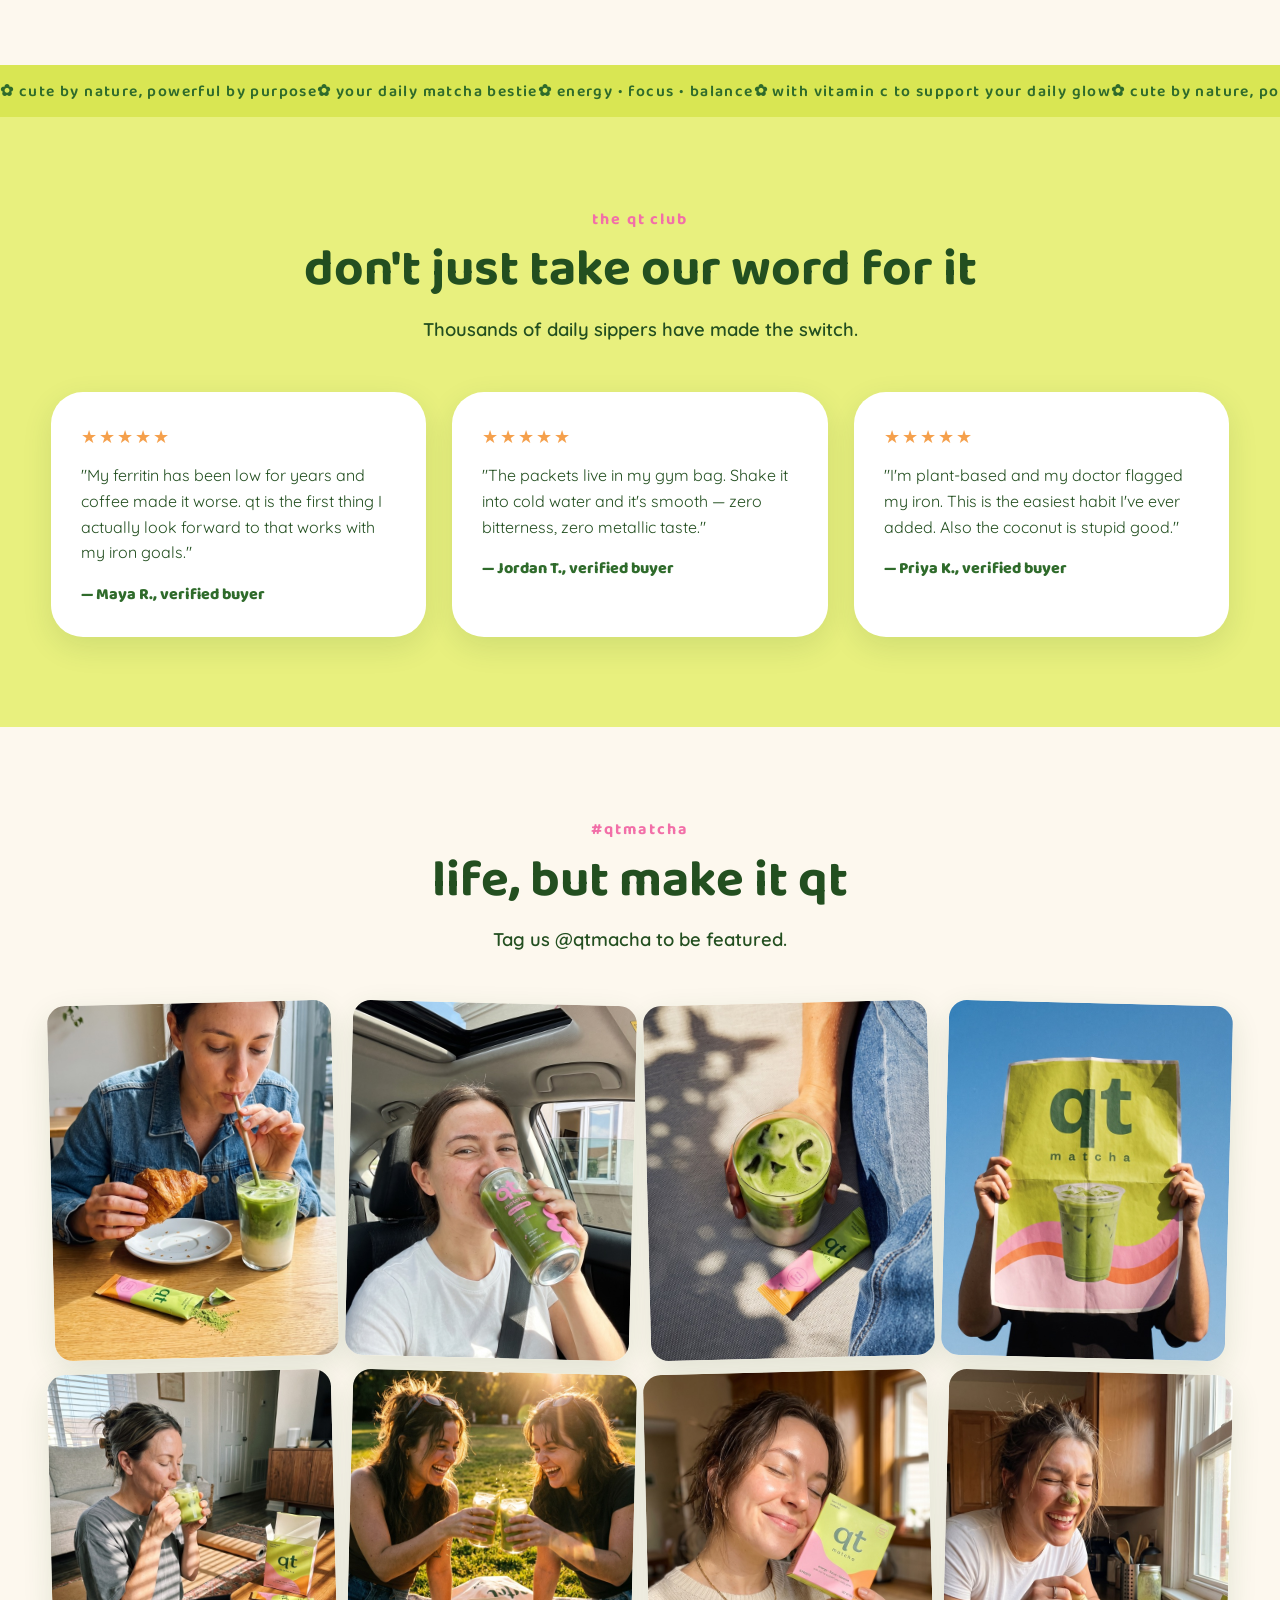
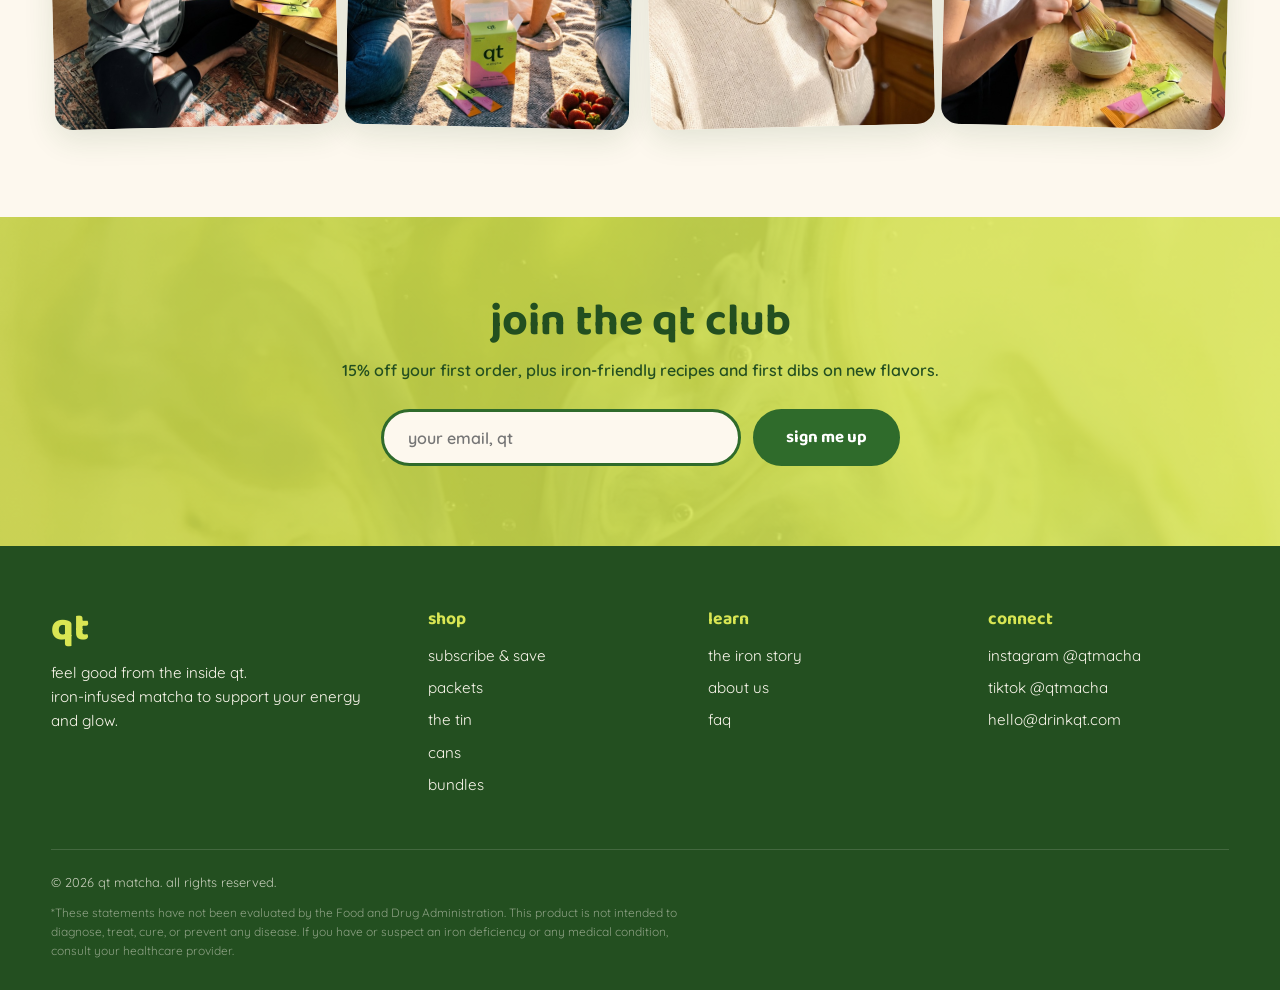
<file: home-a.html>
<!DOCTYPE html>
<html lang="en">
<head>
  <meta charset="UTF-8">
  <meta name="viewport" content="width=device-width, initial-scale=1.0">
  <title>qt matcha — scroll to make one</title>
    <link rel="icon" type="image/svg+xml" href="favicon.svg?v=lime-qt-square" />
    <link rel="icon" type="image/png" sizes="32x32" href="favicon-32.png?v=lime-qt-square" />
    <link rel="shortcut icon" href="favicon.ico?v=lime-qt-square" />
    <link rel="apple-touch-icon" sizes="180x180" href="apple-touch-icon.png?v=lime-qt-square" />
  <meta name="description" content="Scroll to make a matcha. Ceremonial-grade, iron-infused, no jitters.">
  <link rel="preconnect" href="https://fonts.googleapis.com">
  <link href="https://fonts.googleapis.com/css2?family=Baloo+2:wght@600;700;800&family=Quicksand:wght@500;600;700&display=swap" rel="stylesheet">
  <link rel="stylesheet" href="css/style.css">
  <style>
    /* ---- scroll-scrub hero ---- */
    .scrub { height: 420vh; position: relative; background: var(--green-dark); }
    .scrub-sticky { position: sticky; top: 0; height: 100vh; overflow: hidden; }
    #scrub-canvas { position: absolute; inset: 0; width: 100%; height: 100%; display: block; }
    .scrub-veil { position: absolute; inset: 0; background: linear-gradient(180deg, rgba(35,79,32,0.25) 0%, rgba(35,79,32,0) 30%, rgba(35,79,32,0) 55%, rgba(35,79,32,0.45) 100%); pointer-events: none; }
    .stage { position: absolute; left: 6%; bottom: 12vh; max-width: 480px; opacity: 0; transform: translateY(24px); transition: opacity 0.35s ease, transform 0.35s ease; pointer-events: none; }
    .stage.on { opacity: 1; transform: translateY(0); pointer-events: auto; }
    .stage .st-kicker { font-family: var(--font-display); font-weight: 700; color: var(--chartreuse); letter-spacing: 0.1em; text-transform: lowercase; margin-bottom: 6px; text-shadow: 0 2px 12px rgba(0,0,0,0.35); }
    .stage h1, .stage h2 { color: #fff; font-size: clamp(2.2rem, 5.5vw, 4.2rem); line-height: 1.02; text-shadow: 0 4px 24px rgba(0,0,0,0.35); margin-bottom: 10px; }
    .stage p { color: rgba(255,255,255,0.92); font-weight: 600; font-size: 1.05rem; max-width: 40ch; text-shadow: 0 2px 12px rgba(0,0,0,0.4); margin-bottom: 16px; }
    .stage .hero-cta { margin-bottom: 0; }
    .scrub-hint { position: absolute; bottom: 3.5vh; left: 50%; transform: translateX(-50%); color: #fff; font-weight: 700; font-size: 0.85rem; letter-spacing: 0.12em; text-transform: uppercase; opacity: 0.85; animation: hintbob 1.6s ease-in-out infinite; text-shadow: 0 2px 10px rgba(0,0,0,0.5); }
    @keyframes hintbob { 0%,100% { transform: translate(-50%, 0); } 50% { transform: translate(-50%, 8px); } }
    .scrub-load { position: absolute; inset: 0; display: flex; flex-direction: column; align-items: center; justify-content: center; gap: 14px; background: var(--green-dark); color: var(--chartreuse); font-family: var(--font-display); font-weight: 700; z-index: 5; transition: opacity 0.5s ease; }
    .scrub-load .sl-bar { width: min(280px, 60vw); height: 8px; border-radius: 99px; background: rgba(255,255,255,0.15); overflow: hidden; }
    .scrub-load .sl-bar i { display: block; height: 100%; width: 0%; background: var(--chartreuse); border-radius: 99px; transition: width 0.2s ease; }
    .scrub-load.done { opacity: 0; pointer-events: none; }
    .variant-pill { position: fixed; top: 12px; right: 12px; z-index: 500; background: var(--pink-hot); color: #fff; font-family: var(--font-display); font-weight: 700; font-size: 0.8rem; padding: 6px 14px; border-radius: 99px; box-shadow: var(--shadow); }
    @media (max-width: 700px) {
      .stage { left: 6%; right: 6%; bottom: 10vh; }
    }
    @media (prefers-reduced-motion: reduce) {
      .scrub { height: auto; }
      .scrub-sticky { position: relative; height: 100vh; }
    }
  </style>
</head>
<body>
  <div class="variant-pill">concept A</div>

  <nav class="nav" style="position:relative;">
    <div class="container nav-inner">
      <a href="index.html" class="logo">qt<span>matcha</span></a>
      <ul class="nav-links">
        <li><a href="index.html">home</a></li>
        <li><a href="shop.html">shop</a></li>
        <li><a href="science.html">the iron story</a></li>
        <li><a href="quiz.html">quiz</a></li>
        <li><a href="faq.html">faq</a></li>
      </ul>
      <a href="subscribe.html" class="btn nav-cta">shop now</a>
      <button class="hamburger" aria-label="menu">☰</button>
    </div>
  </nav>

  <!-- SCROLL-SCRUB HERO -->
  <section class="scrub" id="scrub">
    <div class="scrub-sticky">
      <canvas id="scrub-canvas"></canvas>
      <div class="scrub-veil"></div>

      <div class="scrub-load" id="scrub-load">
        <div>brewing…</div>
        <div class="sl-bar"><i id="sl-fill"></i></div>
      </div>

            <div class="stage" data-from="0" data-to="0.16">
        <div class="st-kicker">iron-infused matcha</div>
        <h1>matcha that<br>loves you back</h1>
        <p>one little stick. thirty seconds. scroll to see how it's made.</p>
      </div>
      <div class="stage" data-from="0.2" data-to="0.42">
        <div class="st-kicker">step one</div>
        <h2>tear.</h2>
        <p>ceremonial-grade matcha in a single-serve stick — no scale, no scoop, no mess.</p>
      </div>
      <div class="stage" data-from="0.46" data-to="0.7">
        <div class="st-kicker">step two</div>
        <h2>pour.</h2>
        <p>formulated with vitamin C so your daily cup works with your iron — not against it.*</p>
      </div>
      <div class="stage" data-from="0.76" data-to="1">
        <div class="st-kicker">step three</div>
        <h2>glow.</h2>
        <p>smooth L-theanine energy. no jitters, no 2pm crash.</p>
        <div class="hero-cta">
          <a href="subscribe.html" class="btn btn-pink">shop the lineup</a>
          <a href="quiz.html" class="btn" style="background:rgba(255,255,255,0.15); border-color:#fff;">take the glow check</a>
        </div>
      </div>


      <div class="scrub-hint" id="scrub-hint">scroll to make one</div>
    </div>
  </section>

<!-- TICKER -->
  <div class="ticker" aria-hidden="true">
    <div class="ticker-track">
      <span>✿ iron-infused</span><span>✿ energy + focus + balance</span><span>✿ ceremonial grade</span><span>✿ feel good from the inside qt</span><span>✿ no jitters, just glow</span><span>✿ iron-infused</span><span>✿ energy + focus + balance</span><span>✿ ceremonial grade</span><span>✿ feel good from the inside qt</span><span>✿ no jitters, just glow</span>
    </div>
  </div>

  <!-- PRODUCT LINEUP -->
  <section class="block">
    <div class="container">
      <div class="center">
        <div class="kicker">three ways to qt</div>
        <h2 class="title">pick your matcha moment</h2>
        <p class="sub">Same ceremonial-grade matcha, same iron-infused blend — in the format that fits your day.</p>
      </div>
      <div class="cards">
        <article class="card c-green">
          <div class="card-img"><img src="images/packet-box.jpg" alt="qt matcha single-serve packets"></div>
          <div class="card-body">
            <div class="card-tag">bestseller</div>
            <h3>the packets</h3>
            <p>Single-serve sticks in three flagship flavors — traditional vanilla, strawberry, coconut. Tear, whisk (or shake), glow.</p>
            <div class="price">$24 <s>$28</s></div>
            <a href="subscribe.html" class="btn">add to cart</a>
          </div>
        </article>
        <article class="card c-pink">
          <div class="card-img"><img src="images/tin-packet.jpg" alt="qt matcha 30-serving tin"></div>
          <div class="card-body">
            <div class="card-tag">coming soon</div>
            <h3>the tin</h3>
            <p>30 servings of loose ceremonial matcha for your home ritual — same iron-infused blend, big-batch format.</p>
            <div class="price">$38</div>
            <span class="btn btn-outline" style="pointer-events:none; opacity:.65;">coming soon</span>
          </div>
        </article>
        <article class="card c-orange">
          <div class="card-img"><img src="images/cans-trio.jpg" alt="qt matcha ready-to-drink cans"></div>
          <div class="card-body">
            <div class="card-tag">coming soon</div>
            <h3>the cans</h3>
            <p>Chilled, ready-to-sip matcha in our flagship flavors — the fridge-stocking format.</p>
            <div class="price">$36 / 12-pack</div>
            <span class="btn btn-outline" style="pointer-events:none; opacity:.65;">coming soon</span>
          </div>
        </article>
      </div>
    </div>
  </section>

  <!-- IRON STORY -->
  <section class="block" style="background: var(--pink-pale);">
    <div class="container split">
      <div>
        <div class="kicker">the iron story</div>
        <h2 class="title">matcha had an iron problem. we designed around it.</h2>
        <p style="font-weight:600; margin-bottom:8px;">Iron deficiency is one of the most common nutrient shortfalls in the US — especially for women, athletes, and anyone plant-based. And here's the twist: the tannins in regular tea can actually make it harder for your body to absorb iron.</p>
        <p style="font-weight:600;">So we rebuilt matcha from the ground up: an iron-infused blend with added vitamin C to support absorption, timed so your daily cup works with your body, not against it.</p>
        <div class="stat-row">
          <div class="stat"><div class="num">1 in 3</div><div class="lbl">US women don't get enough iron*</div></div>
          <div class="stat"><div class="num">+C</div><div class="lbl">vitamin C in every serving to support absorption*</div></div>
          <div class="stat"><div class="num">0</div><div class="lbl">added iron, jitters, or crashes</div></div>
          <div class="stat"><div class="num">30s</div><div class="lbl">from tear to first sip</div></div>
        </div>
        <a href="science.html" class="btn btn-pink">read the science</a>
      </div>
      <div>
        <img src="images/lifestyle-grid.jpg" alt="qt matcha lifestyle — whisked matcha, iced latte, packets on the go">
      </div>
    </div>
  </section>

  <!-- BENEFITS -->
  <section class="block">
    <div class="container">
      <div class="center">
        <div class="kicker">why qt</div>
        <h2 class="title">feel good from the inside qt</h2>
        <p class="sub">Every serving is designed to do more than caffeinate you.</p>
      </div>
      <div class="benefits">
        <div class="benefit">
          <div class="icon">⚡</div>
          <h3>smooth energy</h3>
          <p>L-theanine + caffeine for calm, sustained focus — no 2pm crash.</p>
        </div>
        <div class="benefit">
          <div class="icon">🍊</div>
          <h3>iron-infused</h3>
          <p>Iron, vitamin C, and collagen, together in your daily QT.</p>
        </div>
        <div class="benefit">
          <div class="icon">🍵</div>
          <h3>ceremonial grade</h3>
          <p>First-harvest, stone-ground matcha. Vibrant, smooth, never bitter.</p>
        </div>
        <div class="benefit">
          <div class="icon">💚</div>
          <h3>clean by default</h3>
          <p>Vegan, gluten free, no added sugar, nothing artificial. Ever.</p>
        </div>
      </div>
    </div>
  </section>

  <!-- TICKER 2 -->
  <div class="ticker ticker-green" aria-hidden="true">
    <div class="ticker-track">
      <span>✿ cute by nature, powerful by purpose</span><span>✿ your daily matcha bestie</span><span>✿ energy • focus • balance</span><span>✿ with vitamin C to support your daily glow</span><span>✿ cute by nature, powerful by purpose</span><span>✿ your daily matcha bestie</span><span>✿ energy • focus • balance</span><span>✿ with vitamin C to support your daily glow</span>
    </div>
  </div>

  <!-- TESTIMONIALS -->
  <section class="block" style="background: var(--chartreuse-light);">
    <div class="container">
      <div class="center">
        <div class="kicker">the qt club</div>
        <h2 class="title">don't just take our word for it</h2>
        <p class="sub">Thousands of daily sippers have made the switch.</p>
      </div>
      <div class="testis">
        <div class="testi">
          <div class="stars">★★★★★</div>
          <p>"My ferritin has been low for years and coffee made it worse. qt is the first thing I actually look forward to that works with my iron goals."</p>
          <div class="who">— Maya R., verified buyer</div>
        </div>
        <div class="testi">
          <div class="stars">★★★★★</div>
          <p>"The packets live in my gym bag. Shake it into cold water and it's smooth — zero bitterness, zero metallic taste."</p>
          <div class="who">— Jordan T., verified buyer</div>
        </div>
        <div class="testi">
          <div class="stars">★★★★★</div>
          <p>"I'm plant-based and my doctor flagged my iron. This is the easiest habit I've ever added. Also the coconut is stupid good."</p>
          <div class="who">— Priya K., verified buyer</div>
        </div>
      </div>
    </div>
  </section>

  <!-- LIFESTYLE BAND -->
  <section class="block">
    <div class="container">
      <div class="center">
        <div class="kicker">#qtmatcha</div>
        <h2 class="title">life, but make it qt</h2>
        <p class="sub">Tag us @qtmacha to be featured.</p>
      </div>
      <div class="ugc-grid">
        <img src="images/ugc-1.jpg" alt="cafe lunch with qt matcha">
        <img src="images/ugc-2.jpg" alt="car sip of qt matcha">
        <img src="images/ugc-7.jpg" alt="sunlit couch matcha moment">
        <img src="images/ugc-8.jpg" alt="qt matcha poster in the wild">
        <img src="images/ugc-3.jpg" alt="post-yoga matcha">
        <img src="images/ugc-4.jpg" alt="golden hour picnic toast with qt matcha">
        <img src="images/ugc-5.jpg" alt="qt box cheek hug">
        <img src="images/ugc-6.jpg" alt="matcha whisking fail — powder on the nose">
      </div>
    </div>
  </section>

  <!-- NEWSLETTER -->
  <section class="newsletter">
    <div class="container">
      <h2>join the qt club</h2>
      <p>15% off your first order, plus iron-friendly recipes and first dibs on new flavors.</p>
      <form class="news-form">
        <input type="email" placeholder="your email, qt" required>
        <button type="submit" class="btn">sign me up</button>
      </form>
    </div>
  </section>

  <footer>
    <div class="container">
      <div class="foot-grid">
        <div>
          <div class="foot-logo">qt</div>
          <p style="margin-top:12px; font-size:0.95rem;">feel good from the inside qt.<br>iron-infused matcha to support your energy and glow.</p>
        </div>
        <div>
          <h4>shop</h4>
          <ul>
            <li><a href="subscribe.html">subscribe &amp; save</a></li>
            <li><a href="shop.html">packets</a></li>
            <li><a href="shop.html">the tin</a></li>
            <li><a href="shop.html">cans</a></li>
            <li><a href="shop.html">bundles</a></li>
          </ul>
        </div>
        <div>
          <h4>learn</h4>
          <ul>
            <li><a href="science.html">the iron story</a></li>
            <li><a href="about.html">about us</a></li>
            <li><a href="faq.html">faq</a></li>
          </ul>
        </div>
        <div>
          <h4>connect</h4>
          <ul>
            <li><a href="#">instagram @qtmacha</a></li>
            <li><a href="#">tiktok @qtmacha</a></li>
            <li><a href="#">hello@drinkqt.com</a></li>
          </ul>
        </div>
      </div>
      <div class="foot-note">
        © 2026 qt matcha. all rights reserved.
        <p class="disclaimer">*These statements have not been evaluated by the Food and Drug Administration. This product is not intended to diagnose, treat, cure, or prevent any disease. If you have or suspect an iron deficiency or any medical condition, consult your healthcare provider.</p>
      </div>
    </div>
  </footer>

  <script src="js/main.js"></script>
  <script>
    (function () {
      const FRAME_DIR = 'frames/pour-a';
      const FRAME_COUNT = 60;
      const canvas = document.getElementById('scrub-canvas');
      const ctx = canvas.getContext('2d');
      const section = document.getElementById('scrub');
      const loadEl = document.getElementById('scrub-load');
      const fillEl = document.getElementById('sl-fill');
      const hint = document.getElementById('scrub-hint');
      const stages = Array.from(document.querySelectorAll('.stage'));
      const frames = new Array(FRAME_COUNT);
      let loaded = 0, current = -1, ready = false;

      const pad = (n) => String(n).padStart(4, '0');
      const src = (i) => FRAME_DIR + '/f' + pad(i + 1) + '.jpg';

      function resize() {
        const dpr = Math.min(window.devicePixelRatio || 1, 2);
        canvas.width = canvas.clientWidth * dpr;
        canvas.height = canvas.clientHeight * dpr;
        current = -1; paint();
      }

      function draw(img) {
        const cw = canvas.width, ch = canvas.height;
        const iw = img.naturalWidth, ih = img.naturalHeight;
        const s = Math.max(cw / iw, ch / ih);
        const w = iw * s, h = ih * s;
        ctx.drawImage(img, (cw - w) / 2, (ch - h) / 2, w, h);
      }

      function progress() {
        const rect = section.getBoundingClientRect();
        const total = section.offsetHeight - window.innerHeight;
        return Math.min(1, Math.max(0, -rect.top / total));
      }

      function paint() {
        if (!ready) return;
        const p = progress();
        const f = Math.min(FRAME_COUNT - 1, Math.round(p * (FRAME_COUNT - 1)));
        if (f !== current && frames[f] && frames[f].complete) { draw(frames[f]); current = f; }
        stages.forEach((el) => {
          const a = +el.dataset.from, b = +el.dataset.to;
          el.classList.toggle('on', p >= a && p <= b);
        });
        hint.style.opacity = p > 0.04 ? 0 : 0.85;
      }

      let started = false;
      function start() {
        if (started) return; started = true;
        for (let i = 0; i < FRAME_COUNT; i++) {
          const img = new Image();
          img.src = src(i);
          img.onload = img.onerror = () => {
            loaded++;
            fillEl.style.width = Math.round((loaded / FRAME_COUNT) * 100) + '%';
            if (loaded >= Math.min(12, FRAME_COUNT) && !ready) {
              ready = true; loadEl.classList.add('done'); paint();
            }
            if (ready) paint();
          };
          frames[i] = img;
        }
      }

      window.addEventListener('scroll', paint, { passive: true });
      window.addEventListener('resize', resize);
      resize(); start();
    })();
  </script>
</body>
</html>
</file>
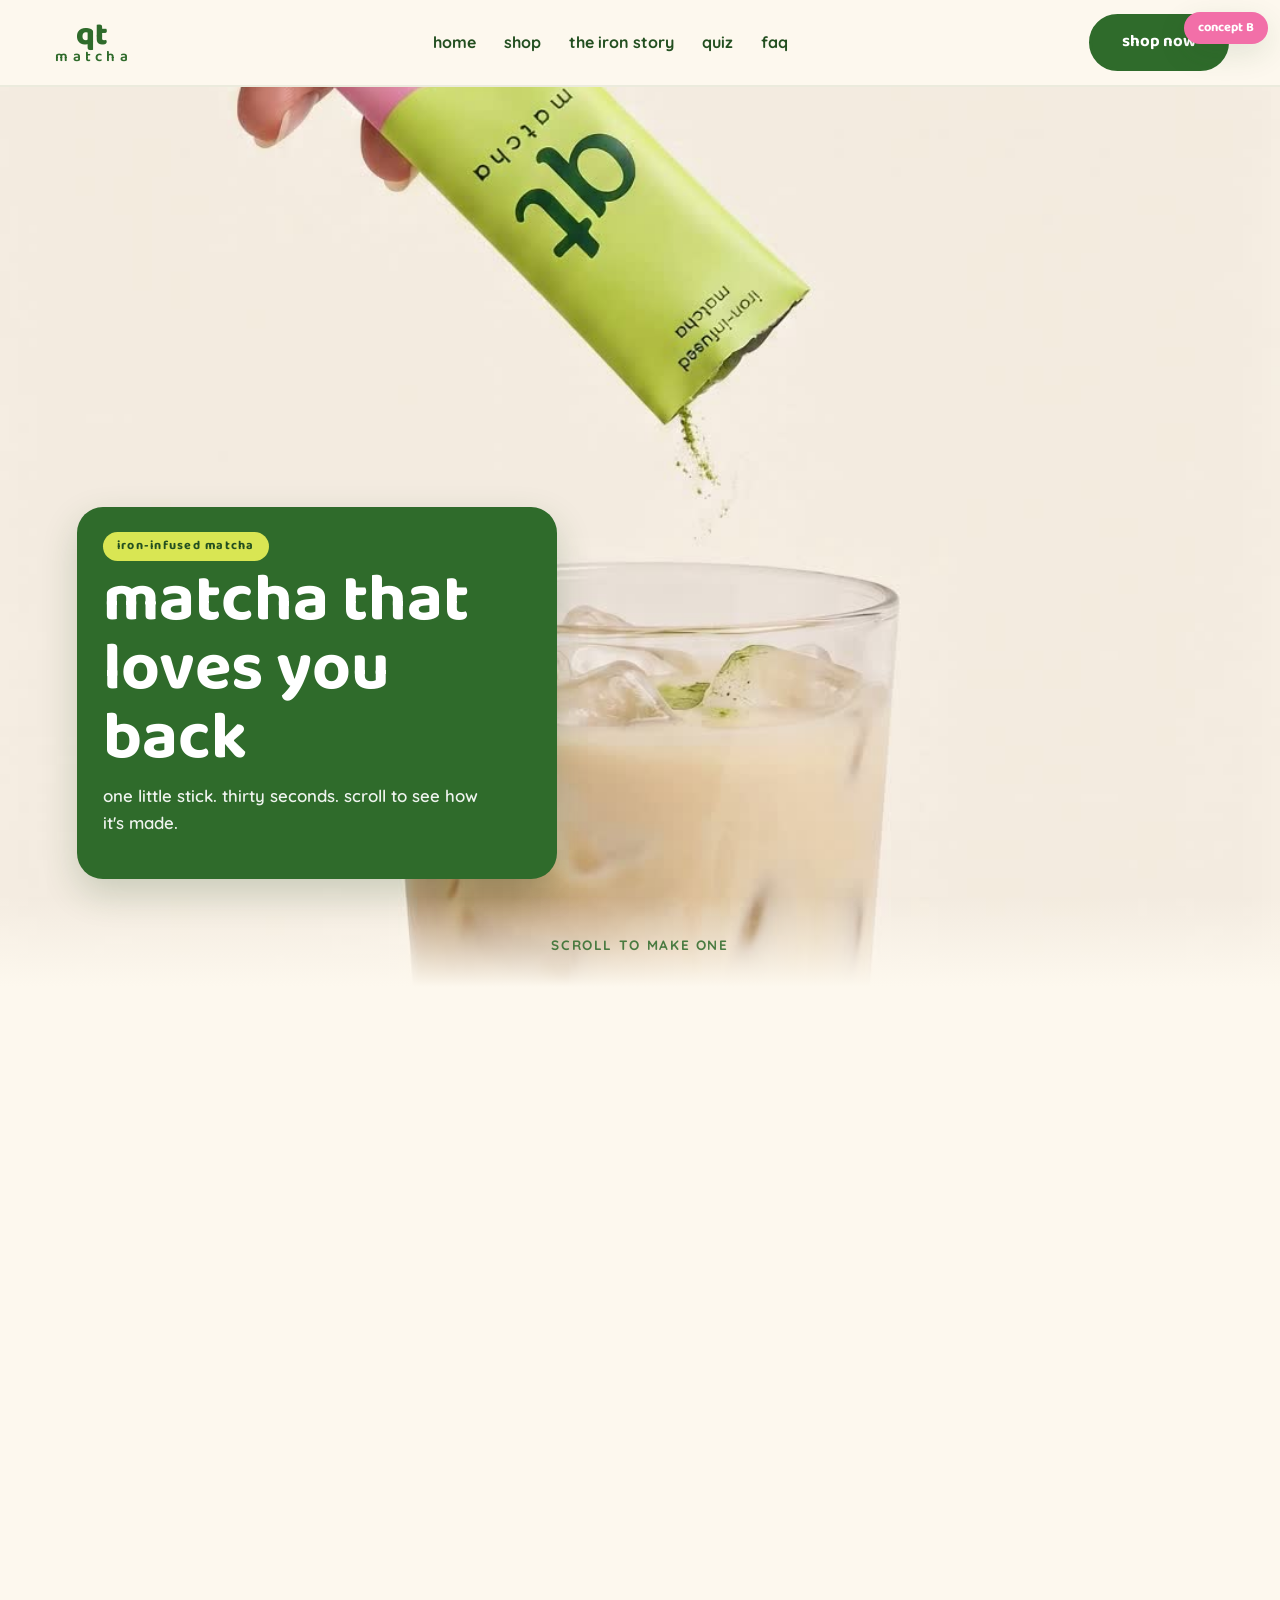
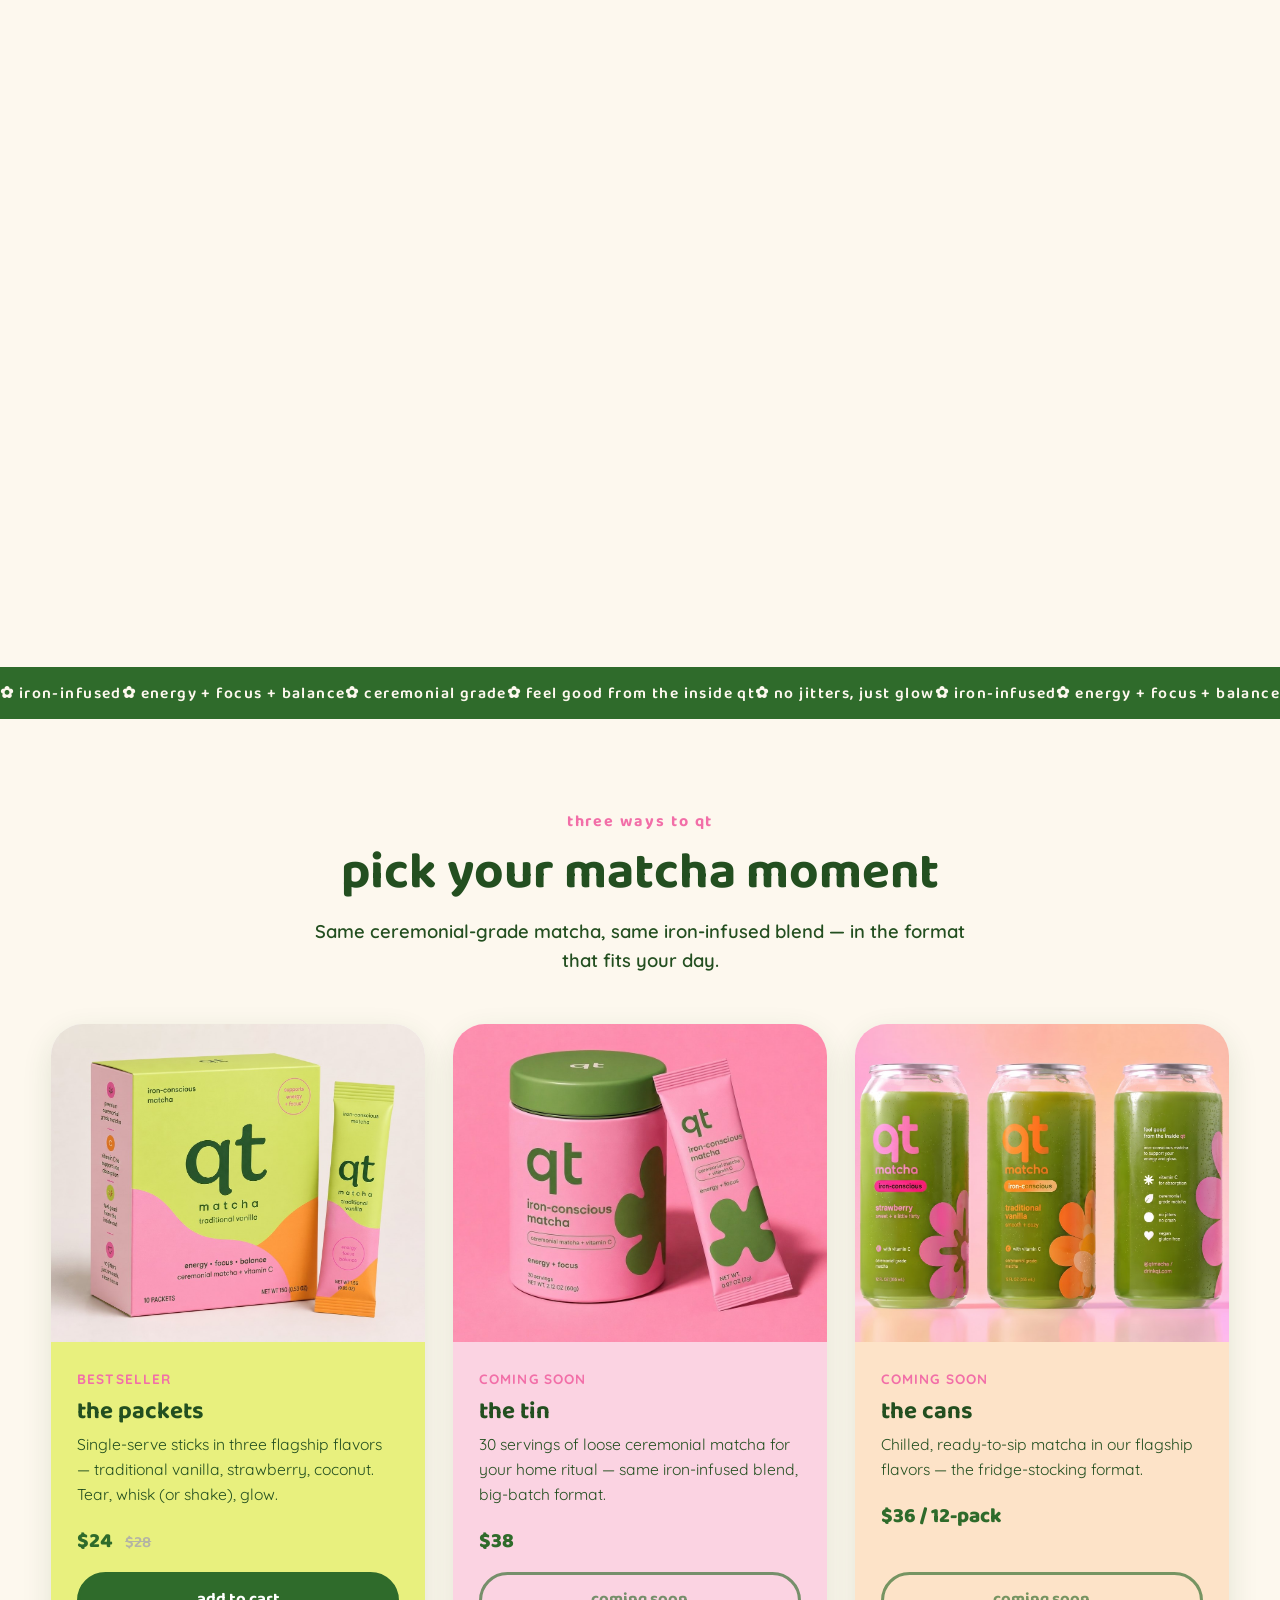
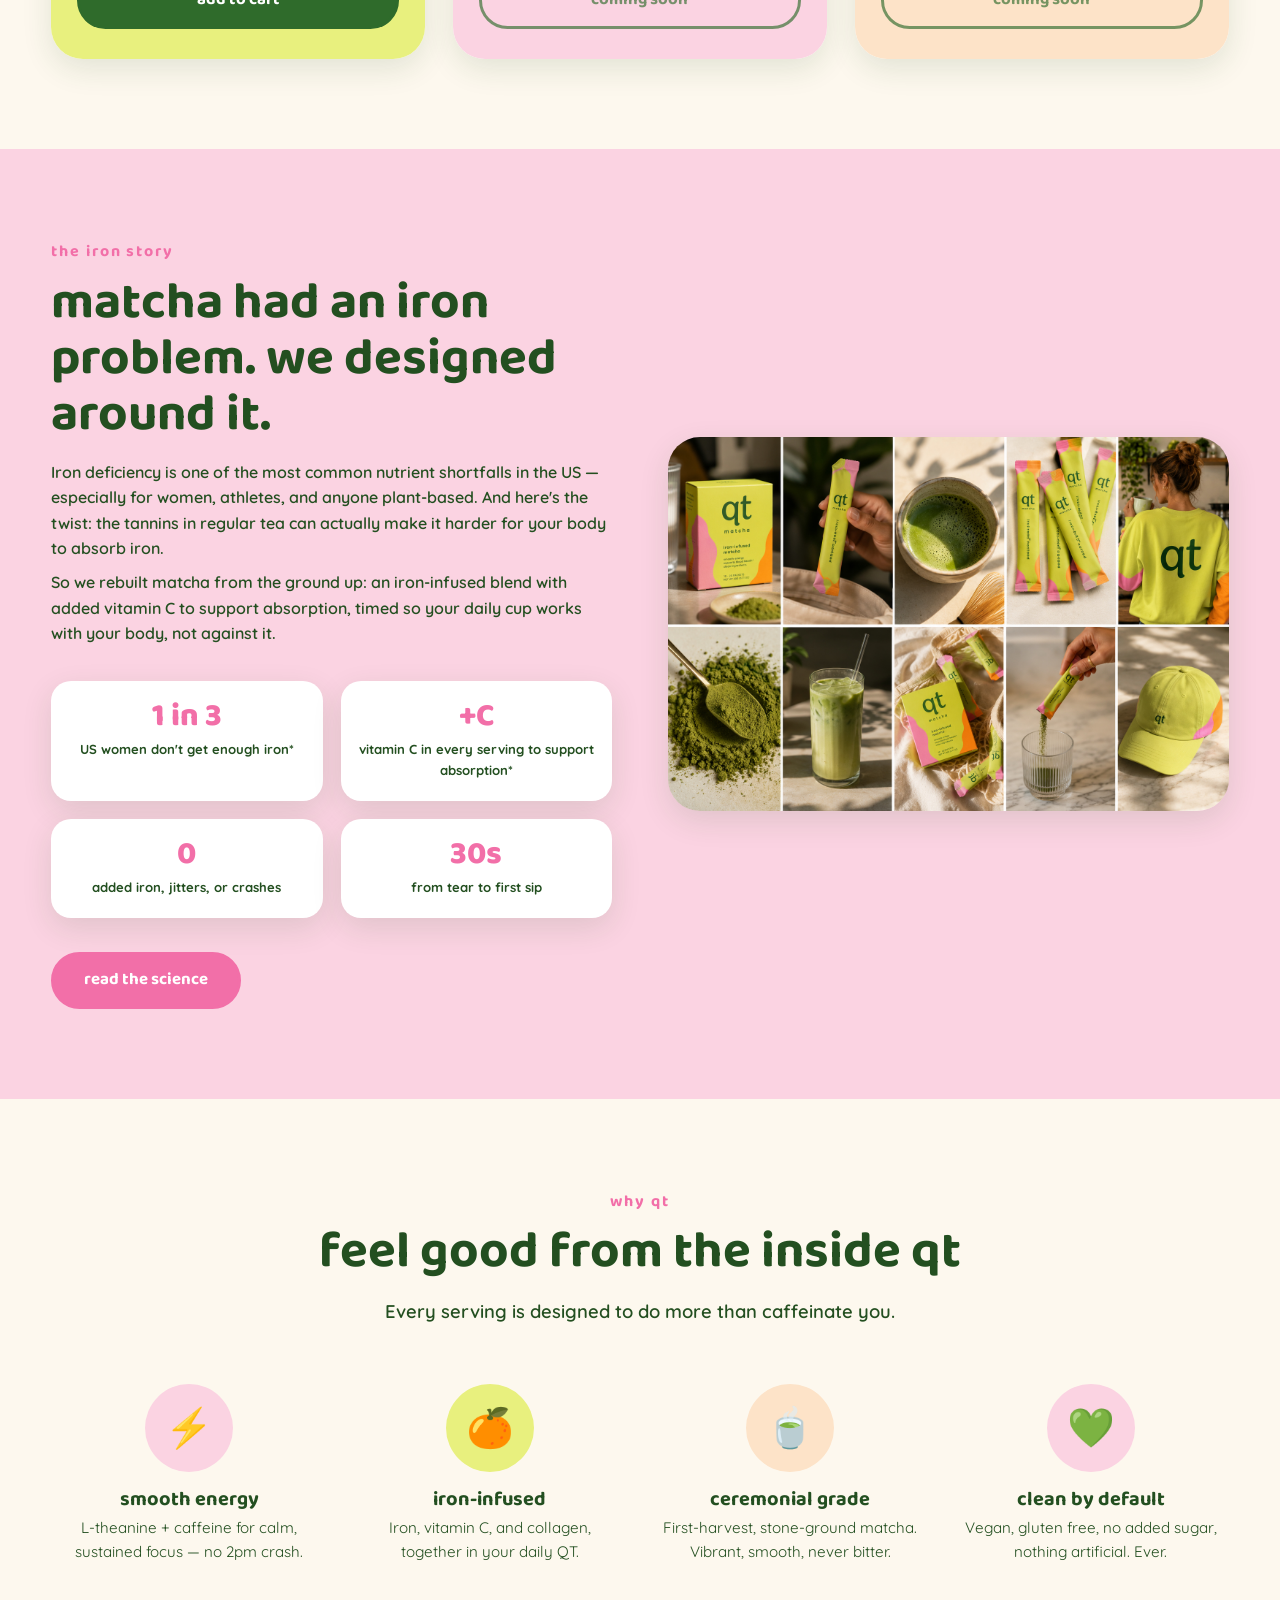
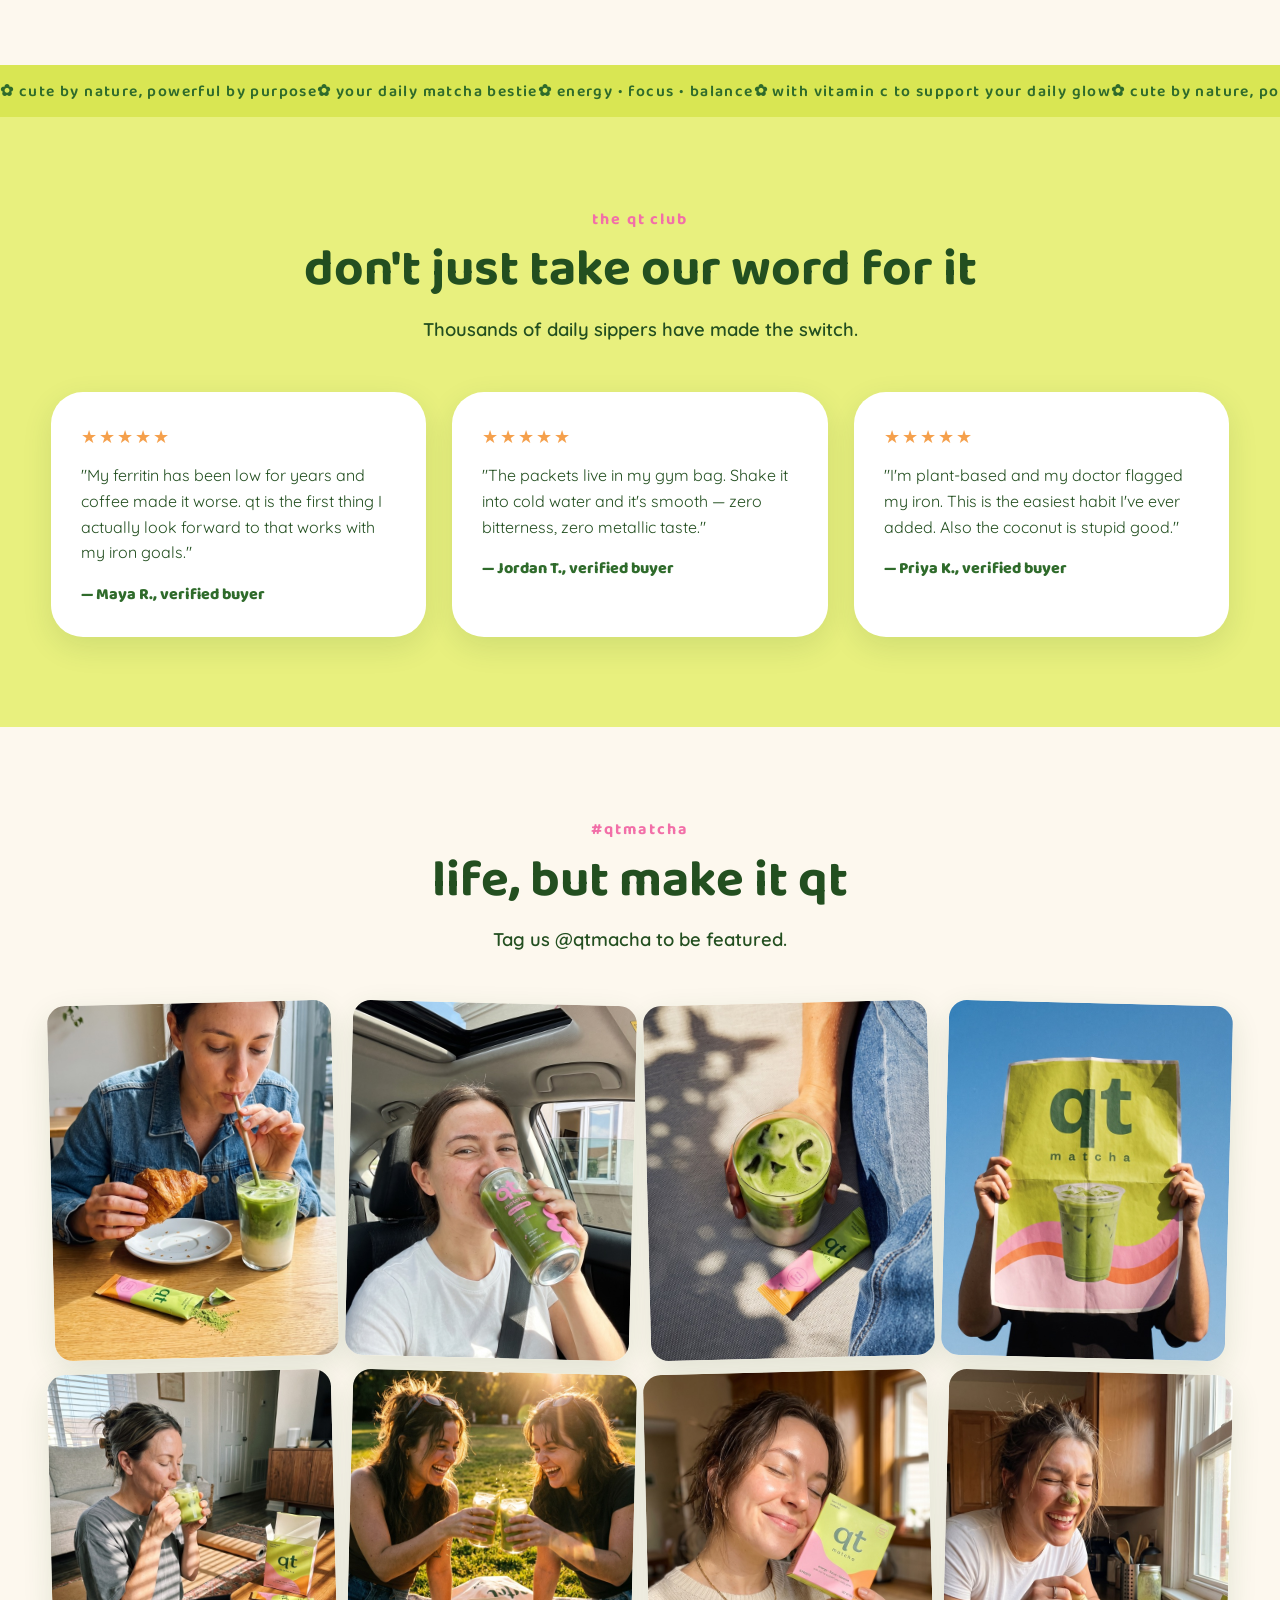
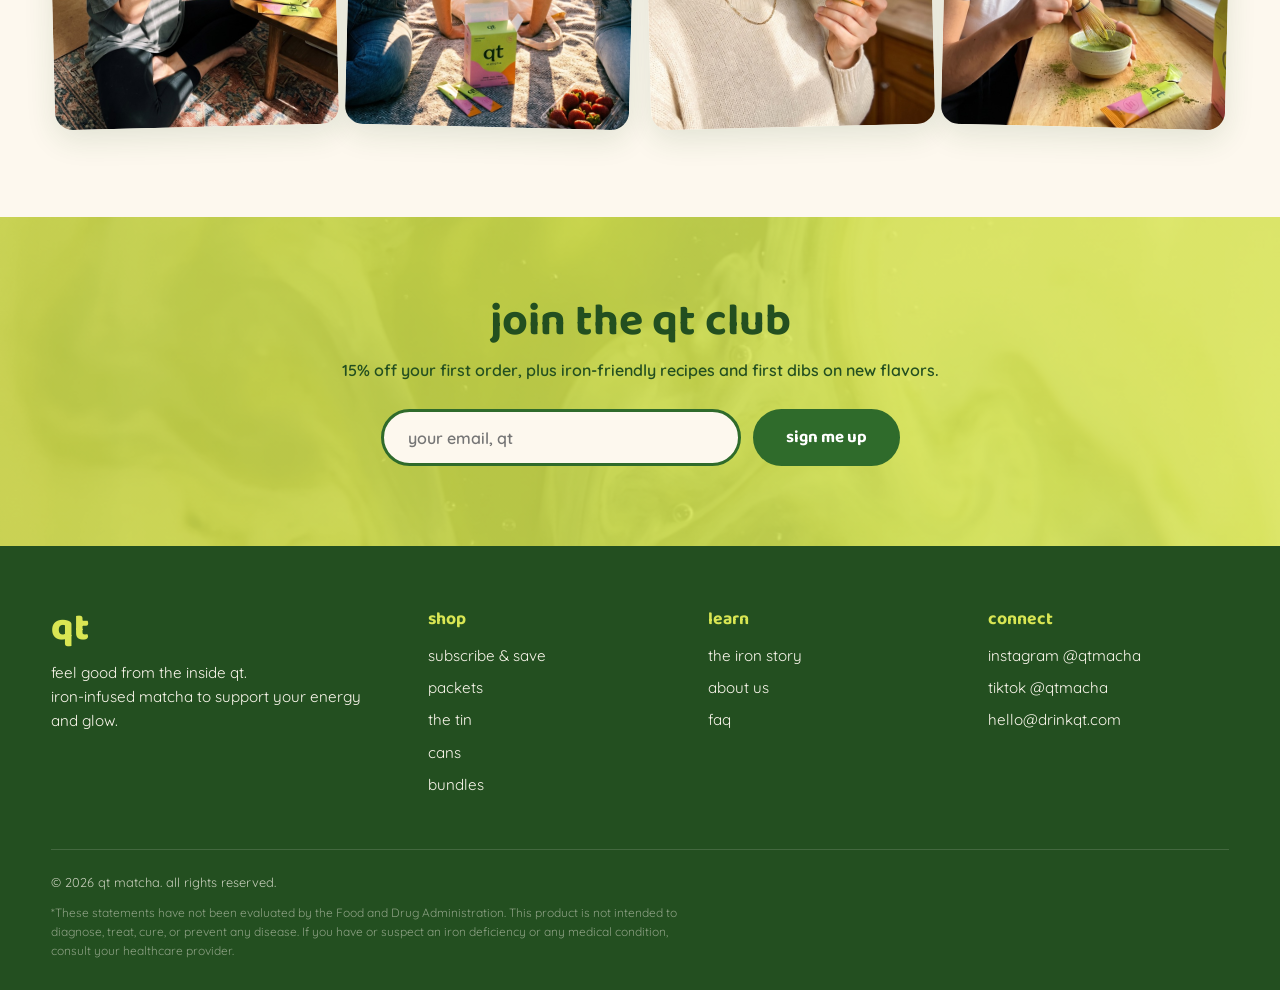
<file: home-b.html>
<!DOCTYPE html>
<html lang="en">
<head>
  <meta charset="UTF-8">
  <meta name="viewport" content="width=device-width, initial-scale=1.0">
  <title>qt matcha — scroll to make one</title>
    <link rel="icon" type="image/svg+xml" href="favicon.svg?v=lime-qt-square" />
    <link rel="icon" type="image/png" sizes="32x32" href="favicon-32.png?v=lime-qt-square" />
    <link rel="shortcut icon" href="favicon.ico?v=lime-qt-square" />
    <link rel="apple-touch-icon" sizes="180x180" href="apple-touch-icon.png?v=lime-qt-square" />
  <meta name="description" content="Scroll to make a matcha. Ceremonial-grade, iron-infused, no jitters.">
  <link rel="preconnect" href="https://fonts.googleapis.com">
  <link href="https://fonts.googleapis.com/css2?family=Baloo+2:wght@600;700;800&family=Quicksand:wght@500;600;700&display=swap" rel="stylesheet">
  <link rel="stylesheet" href="css/style.css">
  <style>
    /* ---- scroll-scrub hero ---- */
    .scrub { height: 420vh; position: relative; background: #FDF8EE; }
    .scrub-sticky { position: sticky; top: 0; height: 100vh; overflow: hidden; }
    #scrub-canvas { position: absolute; inset: 0; width: 100%; height: 100%; display: block; }
    .scrub-veil { display: none; }
    .stage { position: absolute; left: 6%; bottom: 12vh; max-width: 480px; opacity: 0; transform: translateY(24px) rotate(var(--tilt, 0deg)); transition: opacity 0.35s ease, transform 0.35s ease; pointer-events: none;
      border-radius: 26px; padding: 24px 26px 26px; box-shadow: 0 14px 36px rgba(35,79,32,0.2); }
    .stage.on { transform: translateY(0) rotate(var(--tilt, 0deg)); }
    .stage .st-kicker { display: inline-block; padding: 5px 14px; border-radius: 99px; font-size: 0.78rem; letter-spacing: 0.09em; margin-bottom: 12px; text-shadow: none; }
    .stage.c-green { background: var(--green-deep); --tilt: -0.7deg; }
    .stage.c-green h1, .stage.c-green h2 { color: #fff; }
    .stage.c-green p { color: rgba(255,255,255,0.92); }
    .stage.c-green .st-kicker { background: var(--chartreuse); color: var(--green-dark); }
    .stage.c-lime { background: var(--chartreuse); --tilt: 0.7deg; }
    .stage.c-lime h1, .stage.c-lime h2 { color: var(--green-dark); }
    .stage.c-lime p { color: var(--green-dark); }
    .stage.c-lime .st-kicker { background: var(--green-deep); color: var(--cream); }
    .stage.c-pink { background: var(--pink); --tilt: -0.7deg; }
    .stage.c-pink h1, .stage.c-pink h2 { color: var(--green-dark); }
    .stage.c-pink p { color: #5c3448; }
    .stage.c-pink .st-kicker { background: #fff; color: var(--pink-hot); }
    .stage.c-orange { background: var(--orange); --tilt: 0.7deg; }
    .stage.c-orange h1, .stage.c-orange h2 { color: var(--green-dark); }
    .stage.c-orange p { color: #5c3a14; }
    .stage.c-orange .st-kicker { background: var(--green-deep); color: var(--cream); }
    .stage.on { opacity: 1; transform: translateY(0); pointer-events: auto; }
    .stage .st-kicker { font-family: var(--font-display); font-weight: 700; color: var(--pink-hot); letter-spacing: 0.1em; text-transform: lowercase; margin-bottom: 6px;  }
    .stage h1, .stage h2 { color: var(--green-dark); text-shadow: none; font-size: clamp(2.2rem, 5.5vw, 4.2rem); line-height: 1.02;  margin-bottom: 10px; }
    .stage p { color: var(--ink); text-shadow: none; font-weight: 600; font-size: 1.05rem; max-width: 40ch;  margin-bottom: 16px; }
    .stage .hero-cta { margin-bottom: 0; }
    .scrub-hint { position: absolute; bottom: 3.5vh; left: 50%; transform: translateX(-50%); color: var(--green-deep); font-weight: 700; font-size: 0.85rem; letter-spacing: 0.12em; text-transform: uppercase; opacity: 0.85; animation: hintbob 1.6s ease-in-out infinite; }
    @keyframes hintbob { 0%,100% { transform: translate(-50%, 0); } 50% { transform: translate(-50%, 8px); } }
    .scrub-load { position: absolute; inset: 0; display: flex; flex-direction: column; align-items: center; justify-content: center; gap: 14px; background: #FDF8EE; color: var(--green-deep); font-family: var(--font-display); font-weight: 700; z-index: 5; transition: opacity 0.5s ease; }
    .scrub-load .sl-bar { width: min(280px, 60vw); height: 8px; border-radius: 99px; background: rgba(47,107,43,0.15); overflow: hidden; }
    .scrub-load .sl-bar i { display: block; height: 100%; width: 0%; background: var(--green-deep); border-radius: 99px; transition: width 0.2s ease; }
    .scrub-load.done { opacity: 0; pointer-events: none; }
    .variant-pill { position: fixed; top: 12px; right: 12px; z-index: 500; background: var(--pink-hot); color: #fff; font-family: var(--font-display); font-weight: 700; font-size: 0.8rem; padding: 6px 14px; border-radius: 99px; box-shadow: var(--shadow); }
    @media (max-width: 700px) {
      .stage { left: 6%; right: 6%; bottom: 10vh; }
      .scrub { height: 300vh; }
    }
    @media (prefers-reduced-motion: reduce) {
      .scrub { height: auto; }
      .scrub-sticky { position: relative; height: 100vh; }
    }
  </style>
</head>
<body>
  <div class="variant-pill">concept B</div>

  <nav class="nav" style="position:relative;">
    <div class="container nav-inner">
      <a href="index.html" class="logo">qt<span>matcha</span></a>
      <ul class="nav-links">
        <li><a href="index.html">home</a></li>
        <li><a href="shop.html">shop</a></li>
        <li><a href="science.html">the iron story</a></li>
        <li><a href="quiz.html">quiz</a></li>
        <li><a href="faq.html">faq</a></li>
      </ul>
      <a href="subscribe.html" class="btn nav-cta">shop now</a>
      <button class="hamburger" aria-label="menu">☰</button>
    </div>
  </nav>

  <!-- SCROLL-SCRUB HERO -->
  <section class="scrub" id="scrub">
    <div class="scrub-sticky">
      <canvas id="scrub-canvas"></canvas>
      <div class="scrub-veil"></div>
      <div style="position:absolute; left:0; right:0; bottom:0; height:10vh; background:linear-gradient(180deg, rgba(253,248,238,0), var(--cream)); pointer-events:none;"></div>

      <div class="scrub-load" id="scrub-load">
        <div>brewing…</div>
        <div class="sl-bar"><i id="sl-fill"></i></div>
      </div>

            <div class="stage c-green" data-from="0" data-to="0.16">
        <div class="st-kicker">iron-infused matcha</div>
        <h1>matcha that<br>loves you back</h1>
        <p>one little stick. thirty seconds. scroll to see how it's made.</p>
      </div>
      <div class="stage c-lime" data-from="0.2" data-to="0.42">
        <div class="st-kicker">step one</div>
        <h2>tear.</h2>
        <p>ceremonial-grade matcha in a single-serve stick — no scale, no scoop, no mess.</p>
      </div>
      <div class="stage c-pink" data-from="0.46" data-to="0.7">
        <div class="st-kicker">step two</div>
        <h2>pour.</h2>
        <p>formulated with vitamin C so your daily cup works with your iron — not against it.*</p>
      </div>
      <div class="stage c-orange" data-from="0.76" data-to="1">
        <div class="st-kicker">step three</div>
        <h2>glow.</h2>
        <p>smooth L-theanine energy. no jitters, no 2pm crash.</p>
        <div class="hero-cta">
          <a href="subscribe.html" class="btn btn-pink">shop the lineup</a>
          <a href="quiz.html" class="btn btn-outline">take the glow check</a>
        </div>
      </div>


      <div class="scrub-hint" id="scrub-hint">scroll to make one</div>
    </div>
  </section>

<!-- TICKER -->
  <div class="ticker" aria-hidden="true">
    <div class="ticker-track">
      <span>✿ iron-infused</span><span>✿ energy + focus + balance</span><span>✿ ceremonial grade</span><span>✿ feel good from the inside qt</span><span>✿ no jitters, just glow</span><span>✿ iron-infused</span><span>✿ energy + focus + balance</span><span>✿ ceremonial grade</span><span>✿ feel good from the inside qt</span><span>✿ no jitters, just glow</span>
    </div>
  </div>

  <!-- PRODUCT LINEUP -->
  <section class="block">
    <div class="container">
      <div class="center">
        <div class="kicker">three ways to qt</div>
        <h2 class="title">pick your matcha moment</h2>
        <p class="sub">Same ceremonial-grade matcha, same iron-infused blend — in the format that fits your day.</p>
      </div>
      <div class="cards">
        <article class="card c-green">
          <div class="card-img"><img src="images/packet-box.jpg" alt="qt matcha single-serve packets"></div>
          <div class="card-body">
            <div class="card-tag">bestseller</div>
            <h3>the packets</h3>
            <p>Single-serve sticks in three flagship flavors — traditional vanilla, strawberry, coconut. Tear, whisk (or shake), glow.</p>
            <div class="price">$24 <s>$28</s></div>
            <a href="subscribe.html" class="btn">add to cart</a>
          </div>
        </article>
        <article class="card c-pink">
          <div class="card-img"><img src="images/tin-packet.jpg" alt="qt matcha 30-serving tin"></div>
          <div class="card-body">
            <div class="card-tag">coming soon</div>
            <h3>the tin</h3>
            <p>30 servings of loose ceremonial matcha for your home ritual — same iron-infused blend, big-batch format.</p>
            <div class="price">$38</div>
            <span class="btn btn-outline" style="pointer-events:none; opacity:.65;">coming soon</span>
          </div>
        </article>
        <article class="card c-orange">
          <div class="card-img"><img src="images/cans-trio.jpg" alt="qt matcha ready-to-drink cans"></div>
          <div class="card-body">
            <div class="card-tag">coming soon</div>
            <h3>the cans</h3>
            <p>Chilled, ready-to-sip matcha in our flagship flavors — the fridge-stocking format.</p>
            <div class="price">$36 / 12-pack</div>
            <span class="btn btn-outline" style="pointer-events:none; opacity:.65;">coming soon</span>
          </div>
        </article>
      </div>
    </div>
  </section>

  <!-- IRON STORY -->
  <section class="block" style="background: var(--pink-pale);">
    <div class="container split">
      <div>
        <div class="kicker">the iron story</div>
        <h2 class="title">matcha had an iron problem. we designed around it.</h2>
        <p style="font-weight:600; margin-bottom:8px;">Iron deficiency is one of the most common nutrient shortfalls in the US — especially for women, athletes, and anyone plant-based. And here's the twist: the tannins in regular tea can actually make it harder for your body to absorb iron.</p>
        <p style="font-weight:600;">So we rebuilt matcha from the ground up: an iron-infused blend with added vitamin C to support absorption, timed so your daily cup works with your body, not against it.</p>
        <div class="stat-row">
          <div class="stat"><div class="num">1 in 3</div><div class="lbl">US women don't get enough iron*</div></div>
          <div class="stat"><div class="num">+C</div><div class="lbl">vitamin C in every serving to support absorption*</div></div>
          <div class="stat"><div class="num">0</div><div class="lbl">added iron, jitters, or crashes</div></div>
          <div class="stat"><div class="num">30s</div><div class="lbl">from tear to first sip</div></div>
        </div>
        <a href="science.html" class="btn btn-pink">read the science</a>
      </div>
      <div>
        <img src="images/lifestyle-grid.jpg" alt="qt matcha lifestyle — whisked matcha, iced latte, packets on the go">
      </div>
    </div>
  </section>

  <!-- BENEFITS -->
  <section class="block">
    <div class="container">
      <div class="center">
        <div class="kicker">why qt</div>
        <h2 class="title">feel good from the inside qt</h2>
        <p class="sub">Every serving is designed to do more than caffeinate you.</p>
      </div>
      <div class="benefits">
        <div class="benefit">
          <div class="icon">⚡</div>
          <h3>smooth energy</h3>
          <p>L-theanine + caffeine for calm, sustained focus — no 2pm crash.</p>
        </div>
        <div class="benefit">
          <div class="icon">🍊</div>
          <h3>iron-infused</h3>
          <p>Iron, vitamin C, and collagen, together in your daily QT.</p>
        </div>
        <div class="benefit">
          <div class="icon">🍵</div>
          <h3>ceremonial grade</h3>
          <p>First-harvest, stone-ground matcha. Vibrant, smooth, never bitter.</p>
        </div>
        <div class="benefit">
          <div class="icon">💚</div>
          <h3>clean by default</h3>
          <p>Vegan, gluten free, no added sugar, nothing artificial. Ever.</p>
        </div>
      </div>
    </div>
  </section>

  <!-- TICKER 2 -->
  <div class="ticker ticker-green" aria-hidden="true">
    <div class="ticker-track">
      <span>✿ cute by nature, powerful by purpose</span><span>✿ your daily matcha bestie</span><span>✿ energy • focus • balance</span><span>✿ with vitamin C to support your daily glow</span><span>✿ cute by nature, powerful by purpose</span><span>✿ your daily matcha bestie</span><span>✿ energy • focus • balance</span><span>✿ with vitamin C to support your daily glow</span>
    </div>
  </div>

  <!-- TESTIMONIALS -->
  <section class="block" style="background: var(--chartreuse-light);">
    <div class="container">
      <div class="center">
        <div class="kicker">the qt club</div>
        <h2 class="title">don't just take our word for it</h2>
        <p class="sub">Thousands of daily sippers have made the switch.</p>
      </div>
      <div class="testis">
        <div class="testi">
          <div class="stars">★★★★★</div>
          <p>"My ferritin has been low for years and coffee made it worse. qt is the first thing I actually look forward to that works with my iron goals."</p>
          <div class="who">— Maya R., verified buyer</div>
        </div>
        <div class="testi">
          <div class="stars">★★★★★</div>
          <p>"The packets live in my gym bag. Shake it into cold water and it's smooth — zero bitterness, zero metallic taste."</p>
          <div class="who">— Jordan T., verified buyer</div>
        </div>
        <div class="testi">
          <div class="stars">★★★★★</div>
          <p>"I'm plant-based and my doctor flagged my iron. This is the easiest habit I've ever added. Also the coconut is stupid good."</p>
          <div class="who">— Priya K., verified buyer</div>
        </div>
      </div>
    </div>
  </section>

  <!-- LIFESTYLE BAND -->
  <section class="block">
    <div class="container">
      <div class="center">
        <div class="kicker">#qtmatcha</div>
        <h2 class="title">life, but make it qt</h2>
        <p class="sub">Tag us @qtmacha to be featured.</p>
      </div>
      <div class="ugc-grid">
        <img src="images/ugc-1.jpg" alt="cafe lunch with qt matcha">
        <img src="images/ugc-2.jpg" alt="car sip of qt matcha">
        <img src="images/ugc-7.jpg" alt="sunlit couch matcha moment">
        <img src="images/ugc-8.jpg" alt="qt matcha poster in the wild">
        <img src="images/ugc-3.jpg" alt="post-yoga matcha">
        <img src="images/ugc-4.jpg" alt="golden hour picnic toast with qt matcha">
        <img src="images/ugc-5.jpg" alt="qt box cheek hug">
        <img src="images/ugc-6.jpg" alt="matcha whisking fail — powder on the nose">
      </div>
    </div>
  </section>

  <!-- NEWSLETTER -->
  <section class="newsletter">
    <div class="container">
      <h2>join the qt club</h2>
      <p>15% off your first order, plus iron-friendly recipes and first dibs on new flavors.</p>
      <form class="news-form">
        <input type="email" placeholder="your email, qt" required>
        <button type="submit" class="btn">sign me up</button>
      </form>
    </div>
  </section>

  <footer>
    <div class="container">
      <div class="foot-grid">
        <div>
          <div class="foot-logo">qt</div>
          <p style="margin-top:12px; font-size:0.95rem;">feel good from the inside qt.<br>iron-infused matcha to support your energy and glow.</p>
        </div>
        <div>
          <h4>shop</h4>
          <ul>
            <li><a href="subscribe.html">subscribe &amp; save</a></li>
            <li><a href="shop.html">packets</a></li>
            <li><a href="shop.html">the tin</a></li>
            <li><a href="shop.html">cans</a></li>
            <li><a href="shop.html">bundles</a></li>
          </ul>
        </div>
        <div>
          <h4>learn</h4>
          <ul>
            <li><a href="science.html">the iron story</a></li>
            <li><a href="about.html">about us</a></li>
            <li><a href="faq.html">faq</a></li>
          </ul>
        </div>
        <div>
          <h4>connect</h4>
          <ul>
            <li><a href="#">instagram @qtmacha</a></li>
            <li><a href="#">tiktok @qtmacha</a></li>
            <li><a href="#">hello@drinkqt.com</a></li>
          </ul>
        </div>
      </div>
      <div class="foot-note">
        © 2026 qt matcha. all rights reserved.
        <p class="disclaimer">*These statements have not been evaluated by the Food and Drug Administration. This product is not intended to diagnose, treat, cure, or prevent any disease. If you have or suspect an iron deficiency or any medical condition, consult your healthcare provider.</p>
      </div>
    </div>
  </footer>

  <script src="js/main.js"></script>
  <script>
    (function () {
      const HD = window.innerWidth > 820;
      const FRAME_DIR = HD ? 'frames/pour-b-hd' : 'frames/pour-b';
      const FRAME_COUNT = 72;
      const canvas = document.getElementById('scrub-canvas');
      const ctx = canvas.getContext('2d');
      const section = document.getElementById('scrub');
      const loadEl = document.getElementById('scrub-load');
      const fillEl = document.getElementById('sl-fill');
      const hint = document.getElementById('scrub-hint');
      const stages = Array.from(document.querySelectorAll('.stage'));
      const frames = new Array(FRAME_COUNT);
      let loaded = 0, current = -1, ready = false;

      const pad = (n) => String(n).padStart(4, '0');
      const src = (i) => FRAME_DIR + '/f' + pad(i + 1) + '.jpg';

      function resize() {
        const dpr = Math.min(window.devicePixelRatio || 1, 2);
        canvas.width = canvas.clientWidth * dpr;
        canvas.height = canvas.clientHeight * dpr;
        current = -1; paint();
      }

      let bgFill = '#FDF8EE';
      function sampleBg(img) {
        try {
          const c = document.createElement('canvas');
          c.width = c.height = 4;
          c.getContext('2d').drawImage(img, 0, 0, 12, 12, 0, 0, 4, 4);
          const d = c.getContext('2d').getImageData(0, 0, 1, 1).data;
          bgFill = 'rgb(' + d[0] + ',' + d[1] + ',' + d[2] + ')';
        } catch (e) {}
      }
      function draw(img) {
        const cw = canvas.width, ch = canvas.height;
        const iw = img.naturalWidth, ih = img.naturalHeight;
        // full-bleed cover crop (zoomed), backed by 1080p frames.
        // on mobile: zoom further and bias the crop toward the glass to
        // cut the empty cream headroom in the studio composition
        let s = Math.max(cw / iw, ch / ih);
        let yBias = 0.5;
        if (!HD) { s *= 1.35; yBias = 0.72; }
        const w = iw * s, h = ih * s;
        ctx.fillStyle = bgFill;
        ctx.fillRect(0, 0, cw, ch);
        ctx.drawImage(img, (cw - w) / 2, (ch - h) * yBias, w, h);
      }

      function progress() {
        const rect = section.getBoundingClientRect();
        const total = section.offsetHeight - window.innerHeight;
        return Math.min(1, Math.max(0, -rect.top / total));
      }

      function paint() {
        if (!ready) return;
        const p = progress();
        const f = Math.min(FRAME_COUNT - 1, Math.round(p * (FRAME_COUNT - 1)));
        if (f !== current && frames[f] && frames[f].complete) { draw(frames[f]); current = f; }
        stages.forEach((el) => {
          const a = +el.dataset.from, b = +el.dataset.to;
          el.classList.toggle('on', p >= a && p <= b);
        });
        hint.style.opacity = p > 0.04 ? 0 : 0.85;
      }

      let started = false;
      function start() {
        if (started) return; started = true;
        for (let i = 0; i < FRAME_COUNT; i++) {
          const img = new Image();
          img.src = src(i);
          img.onload = img.onerror = () => {
            loaded++;
            fillEl.style.width = Math.round((loaded / FRAME_COUNT) * 100) + '%';
            if (loaded >= Math.min(12, FRAME_COUNT) && !ready) {
              ready = true; if (frames[0] && frames[0].complete) sampleBg(frames[0]);
              loadEl.classList.add('done'); paint();
            }
            if (ready) paint();
          };
          frames[i] = img;
        }
      }

      window.addEventListener('scroll', paint, { passive: true });
      window.addEventListener('resize', resize);
      resize(); start();
    })();
  </script>
</body>
</html>
</file>
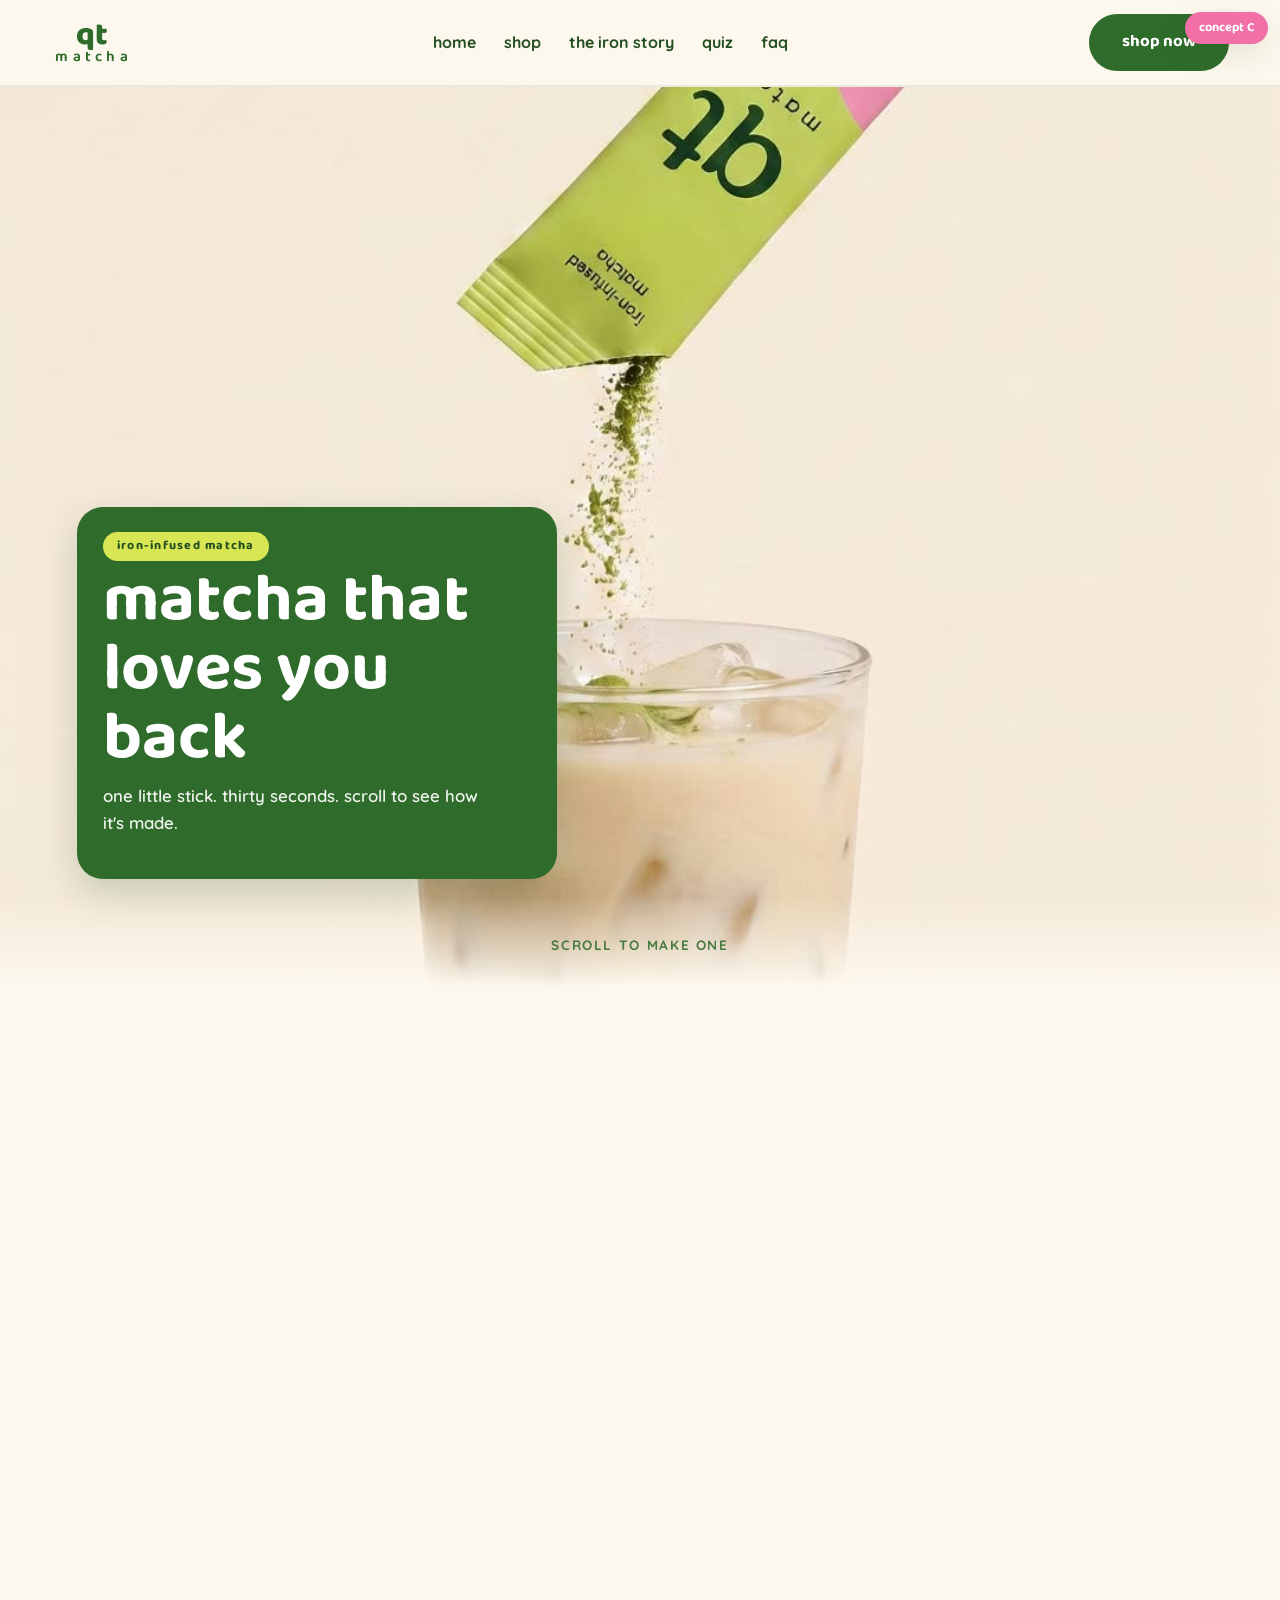
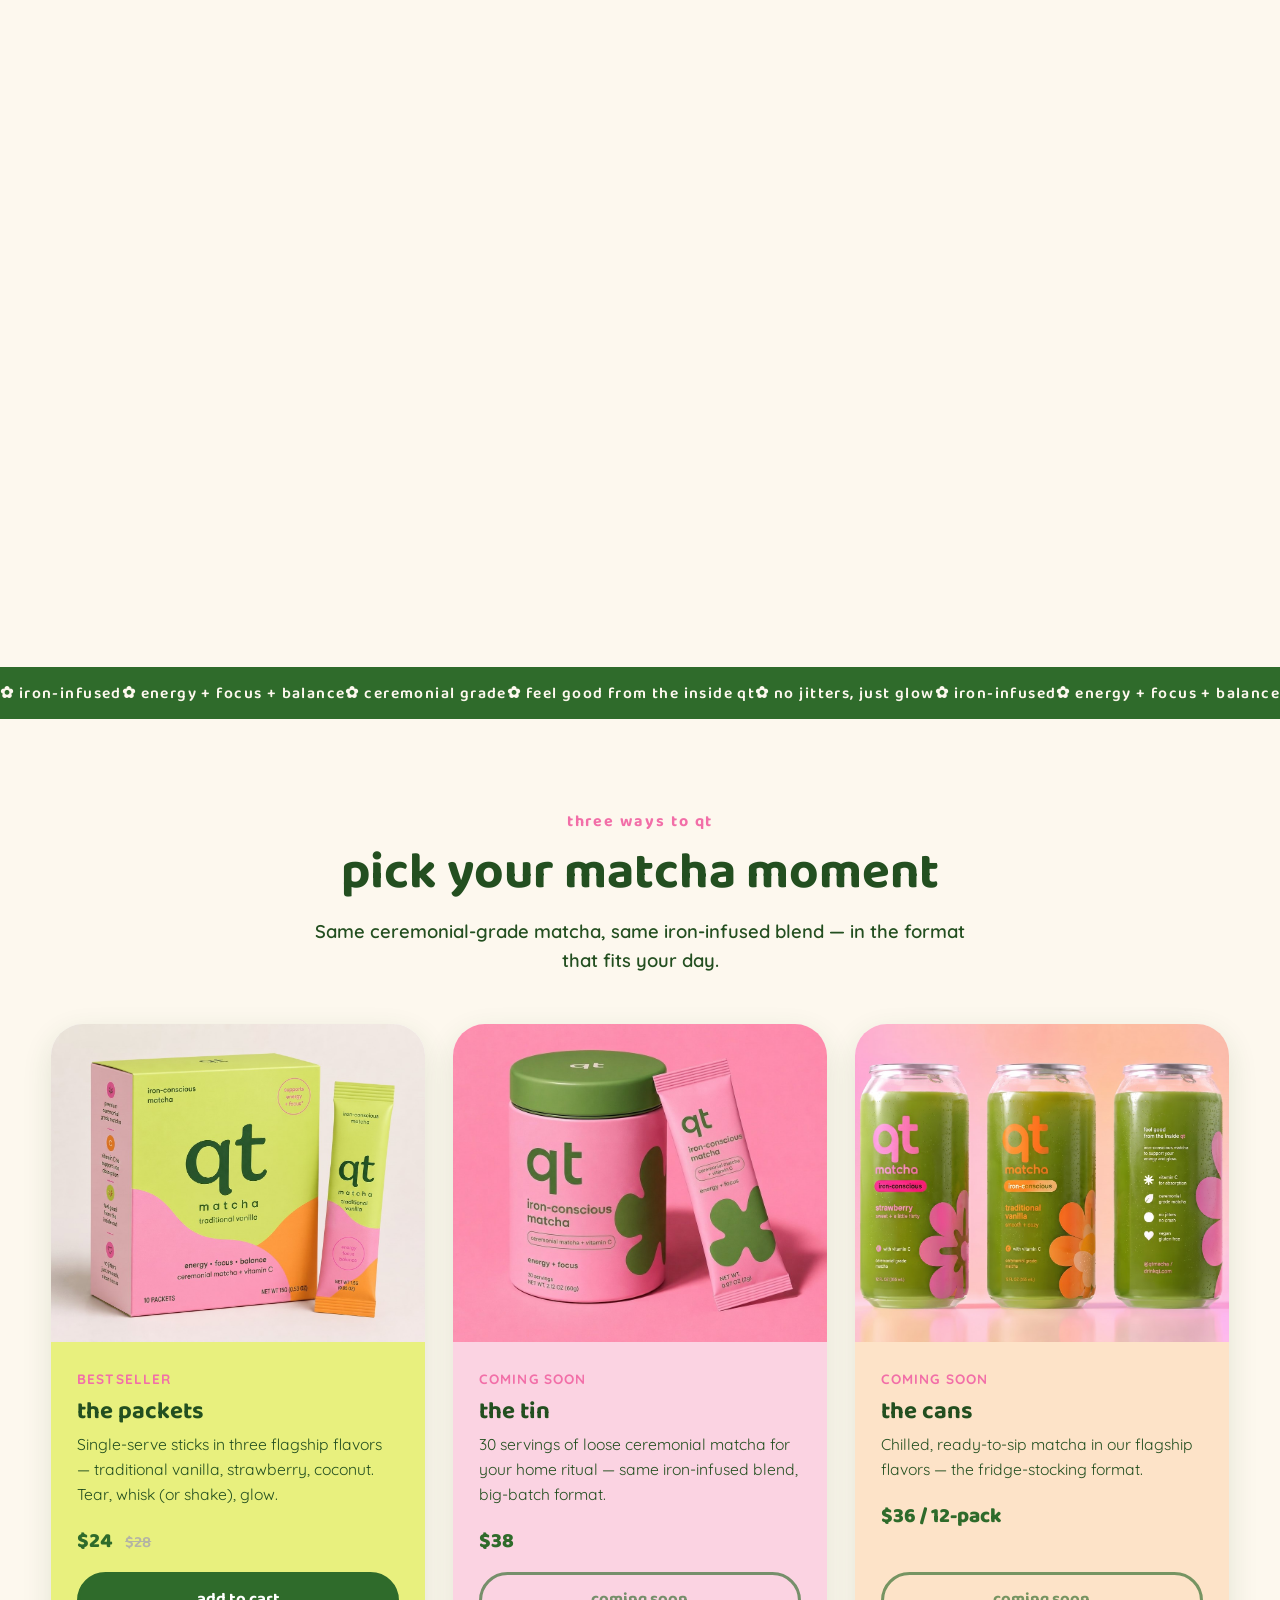
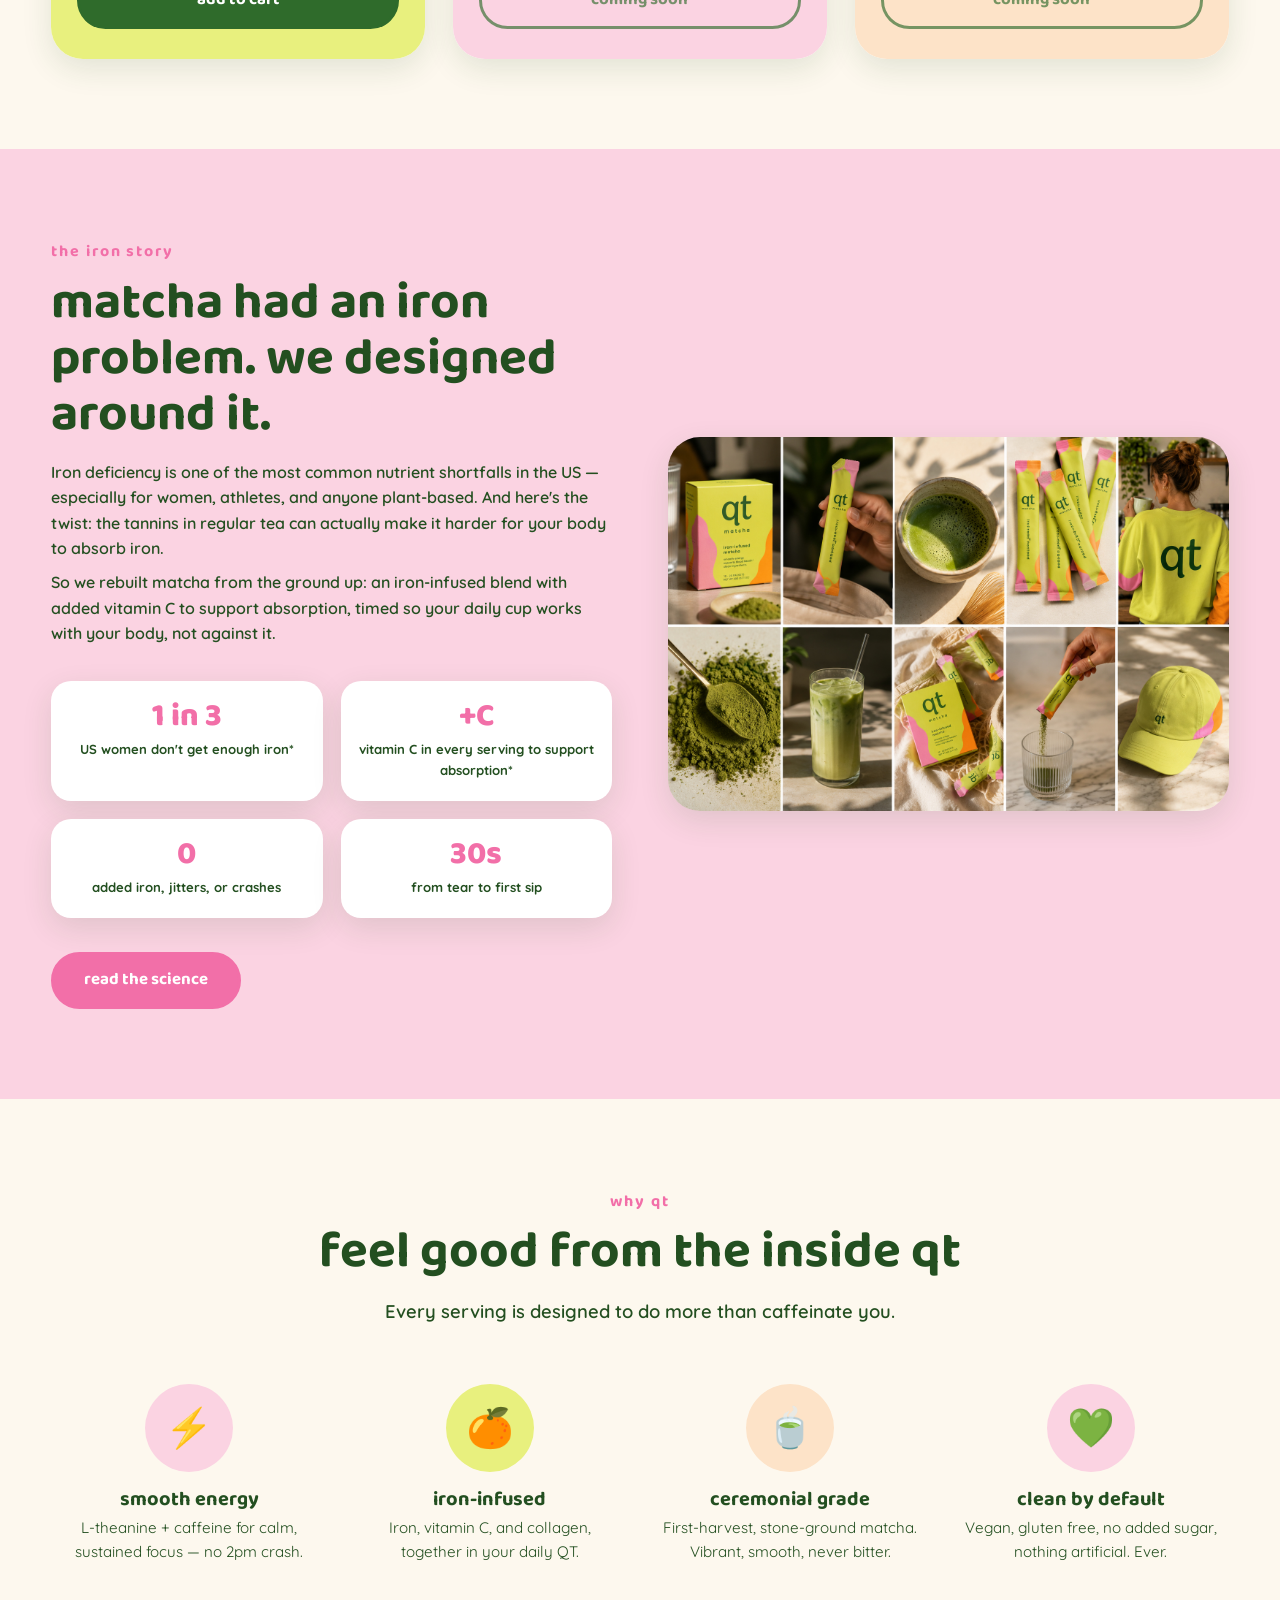
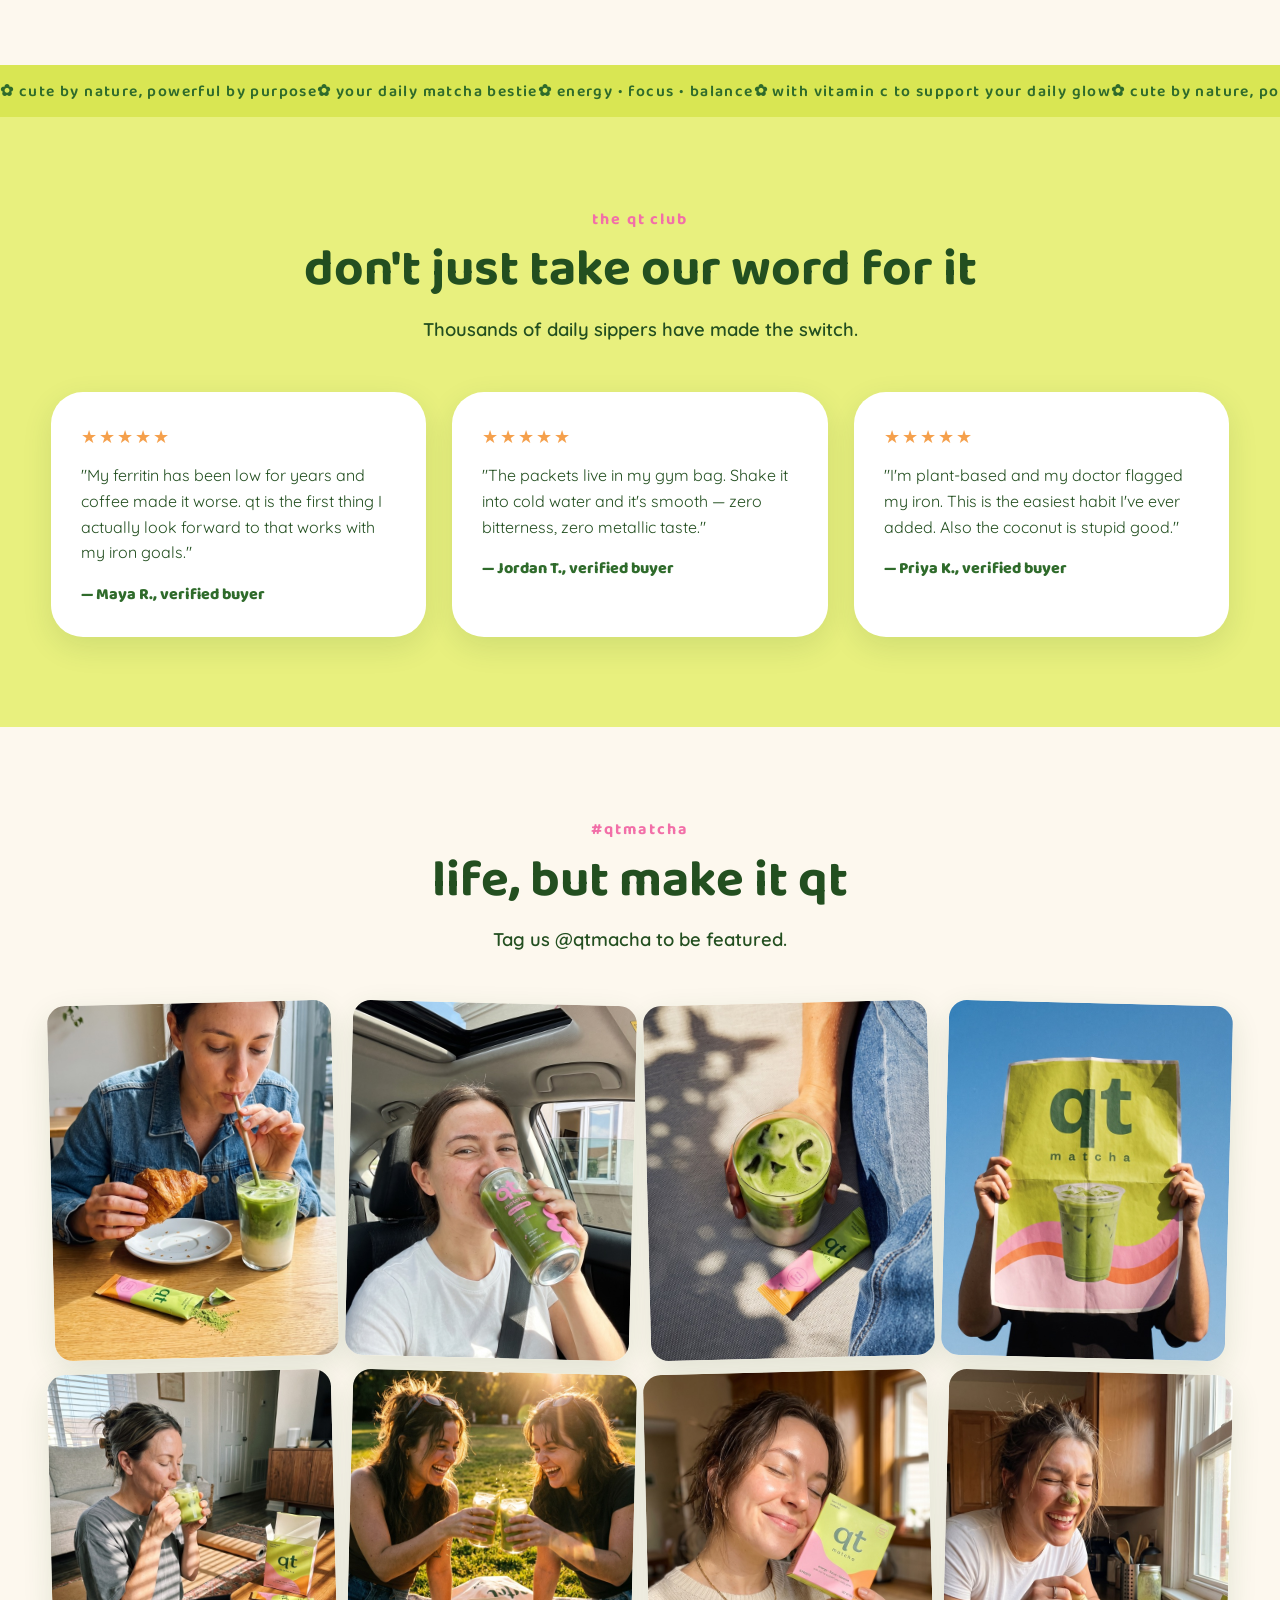
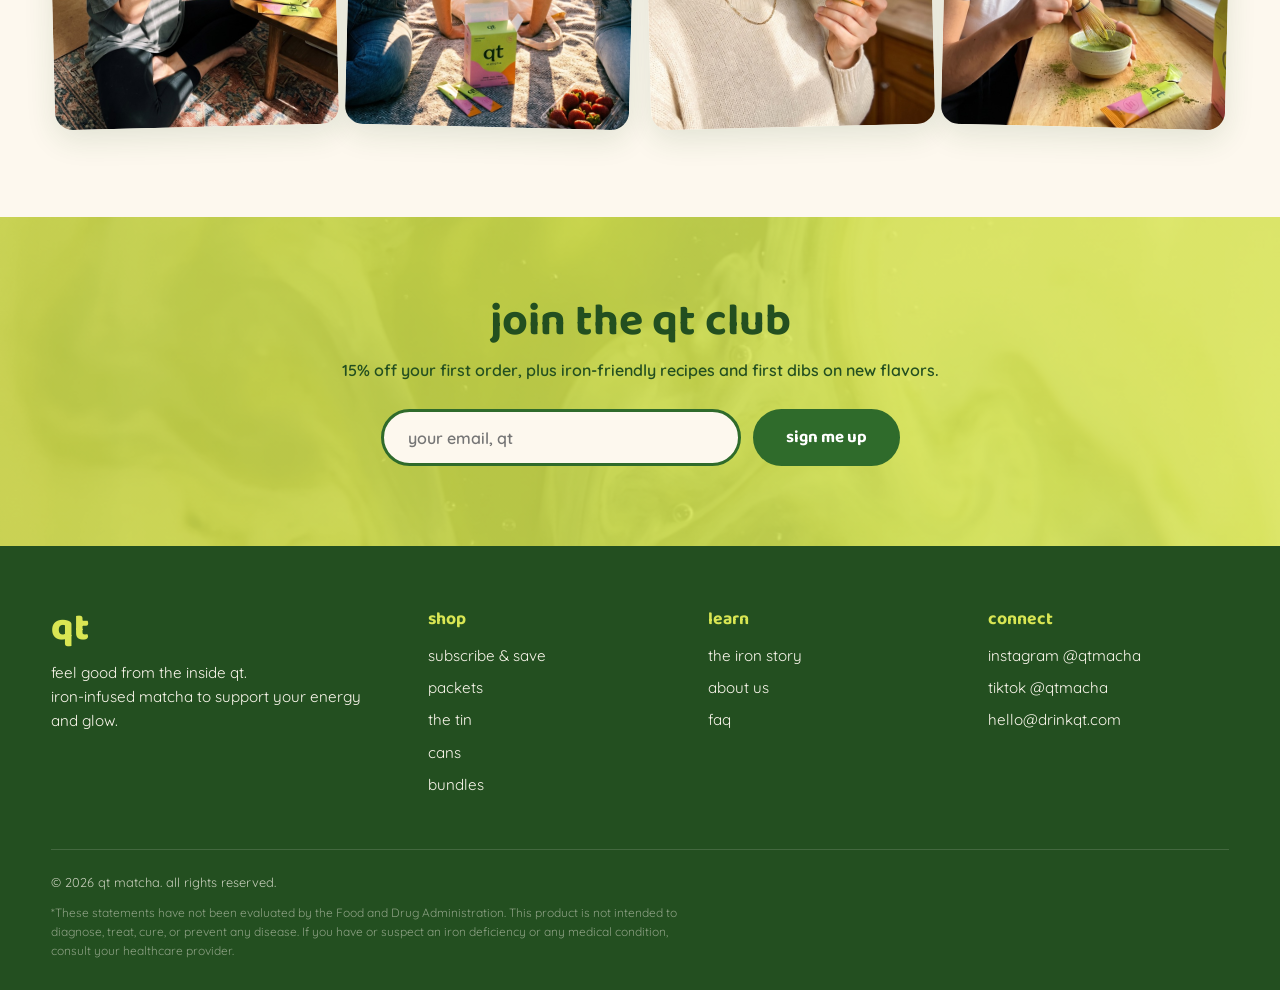
<file: home-c.html>
<!DOCTYPE html>
<html lang="en">
<head>
  <meta charset="UTF-8">
  <meta name="viewport" content="width=device-width, initial-scale=1.0">
  <title>qt matcha — watch it come alive</title>
    <link rel="icon" type="image/svg+xml" href="favicon.svg?v=lime-qt-square" />
    <link rel="icon" type="image/png" sizes="32x32" href="favicon-32.png?v=lime-qt-square" />
    <link rel="shortcut icon" href="favicon.ico?v=lime-qt-square" />
    <link rel="apple-touch-icon" sizes="180x180" href="apple-touch-icon.png?v=lime-qt-square" />
  <meta name="description" content="Scroll to make a matcha. Ceremonial-grade, iron-infused, no jitters.">
  <link rel="preconnect" href="https://fonts.googleapis.com">
  <link href="https://fonts.googleapis.com/css2?family=Baloo+2:wght@600;700;800&family=Quicksand:wght@500;600;700&display=swap" rel="stylesheet">
  <link rel="stylesheet" href="css/style.css">
  <style>
    /* ---- scroll-scrub hero ---- */
    .scrub { height: 420vh; position: relative; background: #FDF8EE; }
    .scrub-sticky { position: sticky; top: 0; height: 100vh; overflow: hidden; }
    #scrub-canvas { position: absolute; inset: 0; width: 100%; height: 100%; display: block; }
    .scrub-veil { display: none; }
    .stage { position: absolute; left: 6%; bottom: 12vh; max-width: 480px; opacity: 0; transform: translateY(24px) rotate(var(--tilt, 0deg)); transition: opacity 0.35s ease, transform 0.35s ease; pointer-events: none;
      border-radius: 26px; padding: 24px 26px 26px; box-shadow: 0 14px 36px rgba(35,79,32,0.2); }
    .stage.on { transform: translateY(0) rotate(var(--tilt, 0deg)); }
    .stage .st-kicker { display: inline-block; padding: 5px 14px; border-radius: 99px; font-size: 0.78rem; letter-spacing: 0.09em; margin-bottom: 12px; text-shadow: none; }
    .stage.c-green { background: var(--green-deep); --tilt: -0.7deg; }
    .stage.c-green h1, .stage.c-green h2 { color: #fff; }
    .stage.c-green p { color: rgba(255,255,255,0.92); }
    .stage.c-green .st-kicker { background: var(--chartreuse); color: var(--green-dark); }
    .stage.c-lime { background: var(--chartreuse); --tilt: 0.7deg; }
    .stage.c-lime h1, .stage.c-lime h2 { color: var(--green-dark); }
    .stage.c-lime p { color: var(--green-dark); }
    .stage.c-lime .st-kicker { background: var(--green-deep); color: var(--cream); }
    .stage.c-pink { background: var(--pink); --tilt: -0.7deg; }
    .stage.c-pink h1, .stage.c-pink h2 { color: var(--green-dark); }
    .stage.c-pink p { color: #5c3448; }
    .stage.c-pink .st-kicker { background: #fff; color: var(--pink-hot); }
    .stage.c-orange { background: var(--orange); --tilt: 0.7deg; }
    .stage.c-orange h1, .stage.c-orange h2 { color: var(--green-dark); }
    .stage.c-orange p { color: #5c3a14; }
    .stage.c-orange .st-kicker { background: var(--green-deep); color: var(--cream); }
    .stage.on { opacity: 1; transform: translateY(0); pointer-events: auto; }
    .stage .st-kicker { font-family: var(--font-display); font-weight: 700; color: var(--pink-hot); letter-spacing: 0.1em; text-transform: lowercase; margin-bottom: 6px;  }
    .stage h1, .stage h2 { color: var(--green-dark); text-shadow: none; font-size: clamp(2.2rem, 5.5vw, 4.2rem); line-height: 1.02;  margin-bottom: 10px; }
    .stage p { color: var(--ink); text-shadow: none; font-weight: 600; font-size: 1.05rem; max-width: 40ch;  margin-bottom: 16px; }
    .stage .hero-cta { margin-bottom: 0; }
    .scrub-hint { position: absolute; bottom: 3.5vh; left: 50%; transform: translateX(-50%); color: var(--green-deep); font-weight: 700; font-size: 0.85rem; letter-spacing: 0.12em; text-transform: uppercase; opacity: 0.85; animation: hintbob 1.6s ease-in-out infinite; }
    @keyframes hintbob { 0%,100% { transform: translate(-50%, 0); } 50% { transform: translate(-50%, 8px); } }
    .scrub-load { position: absolute; inset: 0; display: flex; flex-direction: column; align-items: center; justify-content: center; gap: 14px; background: #FDF8EE; color: var(--green-deep); font-family: var(--font-display); font-weight: 700; z-index: 5; transition: opacity 0.5s ease; }
    .scrub-load .sl-bar { width: min(280px, 60vw); height: 8px; border-radius: 99px; background: rgba(47,107,43,0.15); overflow: hidden; }
    .scrub-load .sl-bar i { display: block; height: 100%; width: 0%; background: var(--green-deep); border-radius: 99px; transition: width 0.2s ease; }
    .scrub-load.done { opacity: 0; pointer-events: none; }
    .variant-pill { position: fixed; top: 12px; right: 12px; z-index: 500; background: var(--pink-hot); color: #fff; font-family: var(--font-display); font-weight: 700; font-size: 0.8rem; padding: 6px 14px; border-radius: 99px; box-shadow: var(--shadow); }
    @media (max-width: 700px) {
      .stage { left: 6%; right: 6%; bottom: 10vh; }
      .scrub { height: 300vh; }
    }
    @media (prefers-reduced-motion: reduce) {
      .scrub { height: auto; }
      .scrub-sticky { position: relative; height: 100vh; }
    }
  </style>
</head>
<body>
  <div class="variant-pill">concept C</div>

  <nav class="nav" style="position:relative;">
    <div class="container nav-inner">
      <a href="index.html" class="logo">qt<span>matcha</span></a>
      <ul class="nav-links">
        <li><a href="index.html">home</a></li>
        <li><a href="shop.html">shop</a></li>
        <li><a href="science.html">the iron story</a></li>
        <li><a href="quiz.html">quiz</a></li>
        <li><a href="faq.html">faq</a></li>
      </ul>
      <a href="subscribe.html" class="btn nav-cta">shop now</a>
      <button class="hamburger" aria-label="menu">☰</button>
    </div>
  </nav>

  <!-- SCROLL-SCRUB HERO -->
  <section class="scrub" id="scrub">
    <div class="scrub-sticky">
      <canvas id="scrub-canvas"></canvas>
      <div class="scrub-veil"></div>
      <div style="position:absolute; left:0; right:0; bottom:0; height:10vh; background:linear-gradient(180deg, rgba(253,248,238,0), var(--cream)); pointer-events:none;"></div>

      <div class="scrub-load" id="scrub-load">
        <div>brewing…</div>
        <div class="sl-bar"><i id="sl-fill"></i></div>
      </div>

            <div class="stage c-green" data-from="0" data-to="0.16">
        <div class="st-kicker">iron-infused matcha</div>
        <h1>matcha that<br>loves you back</h1>
        <p>one little stick. thirty seconds. scroll to see how it's made.</p>
      </div>
      <div class="stage c-lime" data-from="0.2" data-to="0.42">
        <div class="st-kicker">step one</div>
        <h2>tear.</h2>
        <p>ceremonial-grade matcha in a single-serve stick — no scale, no scoop, no mess.</p>
      </div>
      <div class="stage c-pink" data-from="0.46" data-to="0.7">
        <div class="st-kicker">step two</div>
        <h2>pour.</h2>
        <p>formulated with vitamin C so your daily cup works with your iron — not against it.*</p>
      </div>
      <div class="stage c-orange" data-from="0.76" data-to="1">
        <div class="st-kicker">step three</div>
        <h2>glow.</h2>
        <p>smooth L-theanine energy. no jitters, no 2pm crash.</p>
        <div class="hero-cta">
          <a href="subscribe.html" class="btn btn-pink">shop the lineup</a>
          <a href="quiz.html" class="btn btn-outline">take the glow check</a>
        </div>
      </div>


      <div class="scrub-hint" id="scrub-hint">scroll to make one</div>
    </div>
  </section>

<!-- TICKER -->
  <div class="ticker" aria-hidden="true">
    <div class="ticker-track">
      <span>✿ iron-infused</span><span>✿ energy + focus + balance</span><span>✿ ceremonial grade</span><span>✿ feel good from the inside qt</span><span>✿ no jitters, just glow</span><span>✿ iron-infused</span><span>✿ energy + focus + balance</span><span>✿ ceremonial grade</span><span>✿ feel good from the inside qt</span><span>✿ no jitters, just glow</span>
    </div>
  </div>

  <!-- PRODUCT LINEUP -->
  <section class="block">
    <div class="container">
      <div class="center">
        <div class="kicker">three ways to qt</div>
        <h2 class="title">pick your matcha moment</h2>
        <p class="sub">Same ceremonial-grade matcha, same iron-infused blend — in the format that fits your day.</p>
      </div>
      <div class="cards">
        <article class="card c-green">
          <div class="card-img"><img src="images/packet-box.jpg" alt="qt matcha single-serve packets"></div>
          <div class="card-body">
            <div class="card-tag">bestseller</div>
            <h3>the packets</h3>
            <p>Single-serve sticks in three flagship flavors — traditional vanilla, strawberry, coconut. Tear, whisk (or shake), glow.</p>
            <div class="price">$24 <s>$28</s></div>
            <a href="subscribe.html" class="btn">add to cart</a>
          </div>
        </article>
        <article class="card c-pink">
          <div class="card-img"><img src="images/tin-packet.jpg" alt="qt matcha 30-serving tin"></div>
          <div class="card-body">
            <div class="card-tag">coming soon</div>
            <h3>the tin</h3>
            <p>30 servings of loose ceremonial matcha for your home ritual — same iron-infused blend, big-batch format.</p>
            <div class="price">$38</div>
            <span class="btn btn-outline" style="pointer-events:none; opacity:.65;">coming soon</span>
          </div>
        </article>
        <article class="card c-orange">
          <div class="card-img"><img src="images/cans-trio.jpg" alt="qt matcha ready-to-drink cans"></div>
          <div class="card-body">
            <div class="card-tag">coming soon</div>
            <h3>the cans</h3>
            <p>Chilled, ready-to-sip matcha in our flagship flavors — the fridge-stocking format.</p>
            <div class="price">$36 / 12-pack</div>
            <span class="btn btn-outline" style="pointer-events:none; opacity:.65;">coming soon</span>
          </div>
        </article>
      </div>
    </div>
  </section>

  <!-- IRON STORY -->
  <section class="block" style="background: var(--pink-pale);">
    <div class="container split">
      <div>
        <div class="kicker">the iron story</div>
        <h2 class="title">matcha had an iron problem. we designed around it.</h2>
        <p style="font-weight:600; margin-bottom:8px;">Iron deficiency is one of the most common nutrient shortfalls in the US — especially for women, athletes, and anyone plant-based. And here's the twist: the tannins in regular tea can actually make it harder for your body to absorb iron.</p>
        <p style="font-weight:600;">So we rebuilt matcha from the ground up: an iron-infused blend with added vitamin C to support absorption, timed so your daily cup works with your body, not against it.</p>
        <div class="stat-row">
          <div class="stat"><div class="num">1 in 3</div><div class="lbl">US women don't get enough iron*</div></div>
          <div class="stat"><div class="num">+C</div><div class="lbl">vitamin C in every serving to support absorption*</div></div>
          <div class="stat"><div class="num">0</div><div class="lbl">added iron, jitters, or crashes</div></div>
          <div class="stat"><div class="num">30s</div><div class="lbl">from tear to first sip</div></div>
        </div>
        <a href="science.html" class="btn btn-pink">read the science</a>
      </div>
      <div>
        <img src="images/lifestyle-grid.jpg" alt="qt matcha lifestyle — whisked matcha, iced latte, packets on the go">
      </div>
    </div>
  </section>

  <!-- BENEFITS -->
  <section class="block">
    <div class="container">
      <div class="center">
        <div class="kicker">why qt</div>
        <h2 class="title">feel good from the inside qt</h2>
        <p class="sub">Every serving is designed to do more than caffeinate you.</p>
      </div>
      <div class="benefits">
        <div class="benefit">
          <div class="icon">⚡</div>
          <h3>smooth energy</h3>
          <p>L-theanine + caffeine for calm, sustained focus — no 2pm crash.</p>
        </div>
        <div class="benefit">
          <div class="icon">🍊</div>
          <h3>iron-infused</h3>
          <p>Iron, vitamin C, and collagen, together in your daily QT.</p>
        </div>
        <div class="benefit">
          <div class="icon">🍵</div>
          <h3>ceremonial grade</h3>
          <p>First-harvest, stone-ground matcha. Vibrant, smooth, never bitter.</p>
        </div>
        <div class="benefit">
          <div class="icon">💚</div>
          <h3>clean by default</h3>
          <p>Vegan, gluten free, no added sugar, nothing artificial. Ever.</p>
        </div>
      </div>
    </div>
  </section>

  <!-- TICKER 2 -->
  <div class="ticker ticker-green" aria-hidden="true">
    <div class="ticker-track">
      <span>✿ cute by nature, powerful by purpose</span><span>✿ your daily matcha bestie</span><span>✿ energy • focus • balance</span><span>✿ with vitamin C to support your daily glow</span><span>✿ cute by nature, powerful by purpose</span><span>✿ your daily matcha bestie</span><span>✿ energy • focus • balance</span><span>✿ with vitamin C to support your daily glow</span>
    </div>
  </div>

  <!-- TESTIMONIALS -->
  <section class="block" style="background: var(--chartreuse-light);">
    <div class="container">
      <div class="center">
        <div class="kicker">the qt club</div>
        <h2 class="title">don't just take our word for it</h2>
        <p class="sub">Thousands of daily sippers have made the switch.</p>
      </div>
      <div class="testis">
        <div class="testi">
          <div class="stars">★★★★★</div>
          <p>"My ferritin has been low for years and coffee made it worse. qt is the first thing I actually look forward to that works with my iron goals."</p>
          <div class="who">— Maya R., verified buyer</div>
        </div>
        <div class="testi">
          <div class="stars">★★★★★</div>
          <p>"The packets live in my gym bag. Shake it into cold water and it's smooth — zero bitterness, zero metallic taste."</p>
          <div class="who">— Jordan T., verified buyer</div>
        </div>
        <div class="testi">
          <div class="stars">★★★★★</div>
          <p>"I'm plant-based and my doctor flagged my iron. This is the easiest habit I've ever added. Also the coconut is stupid good."</p>
          <div class="who">— Priya K., verified buyer</div>
        </div>
      </div>
    </div>
  </section>

  <!-- LIFESTYLE BAND -->
  <section class="block">
    <div class="container">
      <div class="center">
        <div class="kicker">#qtmatcha</div>
        <h2 class="title">life, but make it qt</h2>
        <p class="sub">Tag us @qtmacha to be featured.</p>
      </div>
      <div class="ugc-grid">
        <img src="images/ugc-1.jpg" alt="cafe lunch with qt matcha">
        <img src="images/ugc-2.jpg" alt="car sip of qt matcha">
        <img src="images/ugc-7.jpg" alt="sunlit couch matcha moment">
        <img src="images/ugc-8.jpg" alt="qt matcha poster in the wild">
        <img src="images/ugc-3.jpg" alt="post-yoga matcha">
        <img src="images/ugc-4.jpg" alt="golden hour picnic toast with qt matcha">
        <img src="images/ugc-5.jpg" alt="qt box cheek hug">
        <img src="images/ugc-6.jpg" alt="matcha whisking fail — powder on the nose">
      </div>
    </div>
  </section>

  <!-- NEWSLETTER -->
  <section class="newsletter">
    <div class="container">
      <h2>join the qt club</h2>
      <p>15% off your first order, plus iron-friendly recipes and first dibs on new flavors.</p>
      <form class="news-form">
        <input type="email" placeholder="your email, qt" required>
        <button type="submit" class="btn">sign me up</button>
      </form>
    </div>
  </section>

  <footer>
    <div class="container">
      <div class="foot-grid">
        <div>
          <div class="foot-logo">qt</div>
          <p style="margin-top:12px; font-size:0.95rem;">feel good from the inside qt.<br>iron-infused matcha to support your energy and glow.</p>
        </div>
        <div>
          <h4>shop</h4>
          <ul>
            <li><a href="subscribe.html">subscribe &amp; save</a></li>
            <li><a href="shop.html">packets</a></li>
            <li><a href="shop.html">the tin</a></li>
            <li><a href="shop.html">cans</a></li>
            <li><a href="shop.html">bundles</a></li>
          </ul>
        </div>
        <div>
          <h4>learn</h4>
          <ul>
            <li><a href="science.html">the iron story</a></li>
            <li><a href="about.html">about us</a></li>
            <li><a href="faq.html">faq</a></li>
          </ul>
        </div>
        <div>
          <h4>connect</h4>
          <ul>
            <li><a href="#">instagram @qtmacha</a></li>
            <li><a href="#">tiktok @qtmacha</a></li>
            <li><a href="#">hello@drinkqt.com</a></li>
          </ul>
        </div>
      </div>
      <div class="foot-note">
        © 2026 qt matcha. all rights reserved.
        <p class="disclaimer">*These statements have not been evaluated by the Food and Drug Administration. This product is not intended to diagnose, treat, cure, or prevent any disease. If you have or suspect an iron deficiency or any medical condition, consult your healthcare provider.</p>
      </div>
    </div>
  </footer>

  <script src="js/main.js"></script>
  <script>
    (function () {
      const HD = window.innerWidth > 820;
      const FRAME_DIR = HD ? 'frames/pour-c-hd' : 'frames/pour-c';
      const FRAME_COUNT = 72;
      const canvas = document.getElementById('scrub-canvas');
      const ctx = canvas.getContext('2d');
      const section = document.getElementById('scrub');
      const loadEl = document.getElementById('scrub-load');
      const fillEl = document.getElementById('sl-fill');
      const hint = document.getElementById('scrub-hint');
      const stages = Array.from(document.querySelectorAll('.stage'));
      const frames = new Array(FRAME_COUNT);
      let loaded = 0, current = -1, ready = false;

      const pad = (n) => String(n).padStart(4, '0');
      const src = (i) => FRAME_DIR + '/f' + pad(i + 1) + '.jpg';

      function resize() {
        const dpr = Math.min(window.devicePixelRatio || 1, 2);
        canvas.width = canvas.clientWidth * dpr;
        canvas.height = canvas.clientHeight * dpr;
        current = -1; paint();
      }

      let bgFill = '#FDF8EE';
      function sampleBg(img) {
        try {
          const c = document.createElement('canvas');
          c.width = c.height = 4;
          c.getContext('2d').drawImage(img, 0, 0, 12, 12, 0, 0, 4, 4);
          const d = c.getContext('2d').getImageData(0, 0, 1, 1).data;
          bgFill = 'rgb(' + d[0] + ',' + d[1] + ',' + d[2] + ')';
        } catch (e) {}
      }
      function draw(img) {
        const cw = canvas.width, ch = canvas.height;
        const iw = img.naturalWidth, ih = img.naturalHeight;
        // full-bleed cover crop (zoomed), backed by 1080p frames.
        // on mobile: zoom further and bias the crop toward the glass to
        // cut the empty cream headroom in the studio composition
        let s = Math.max(cw / iw, ch / ih);
        let yBias = 0.5;
        if (!HD) { s *= 1.35; yBias = 0.72; }
        const w = iw * s, h = ih * s;
        ctx.fillStyle = bgFill;
        ctx.fillRect(0, 0, cw, ch);
        ctx.drawImage(img, (cw - w) / 2, (ch - h) * yBias, w, h);
      }

      function progress() {
        const rect = section.getBoundingClientRect();
        const total = section.offsetHeight - window.innerHeight;
        return Math.min(1, Math.max(0, -rect.top / total));
      }

      function paint() {
        if (!ready) return;
        const p = progress();
        const f = Math.min(FRAME_COUNT - 1, Math.round(p * (FRAME_COUNT - 1)));
        if (f !== current && frames[f] && frames[f].complete) { draw(frames[f]); current = f; }
        stages.forEach((el) => {
          const a = +el.dataset.from, b = +el.dataset.to;
          el.classList.toggle('on', p >= a && p <= b);
        });
        hint.style.opacity = p > 0.04 ? 0 : 0.85;
      }

      let started = false;
      function start() {
        if (started) return; started = true;
        for (let i = 0; i < FRAME_COUNT; i++) {
          const img = new Image();
          img.src = src(i);
          img.onload = img.onerror = () => {
            loaded++;
            fillEl.style.width = Math.round((loaded / FRAME_COUNT) * 100) + '%';
            if (loaded >= Math.min(12, FRAME_COUNT) && !ready) {
              ready = true; if (frames[0] && frames[0].complete) sampleBg(frames[0]);
              loadEl.classList.add('done'); paint();
            }
            if (ready) paint();
          };
          frames[i] = img;
        }
      }

      window.addEventListener('scroll', paint, { passive: true });
      window.addEventListener('resize', resize);
      resize(); start();
    })();
  </script>
</body>
</html>
</file>
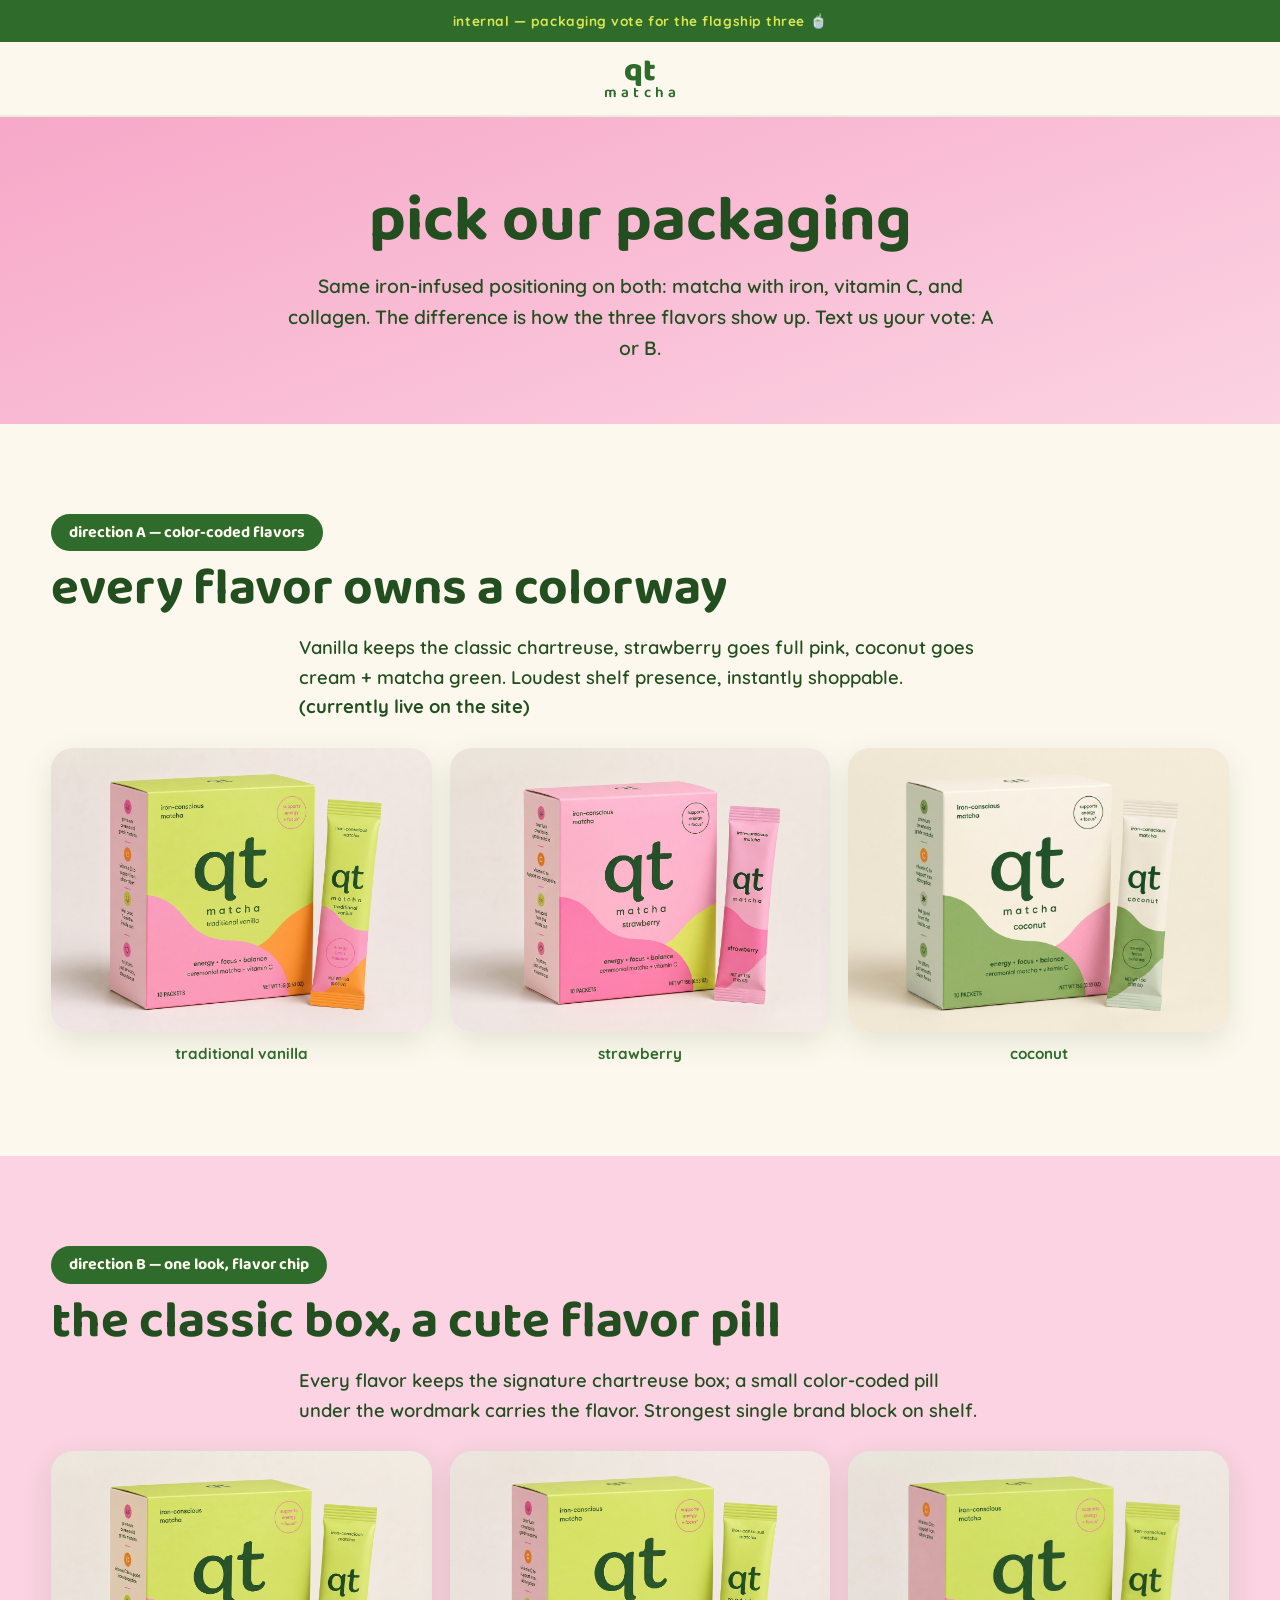
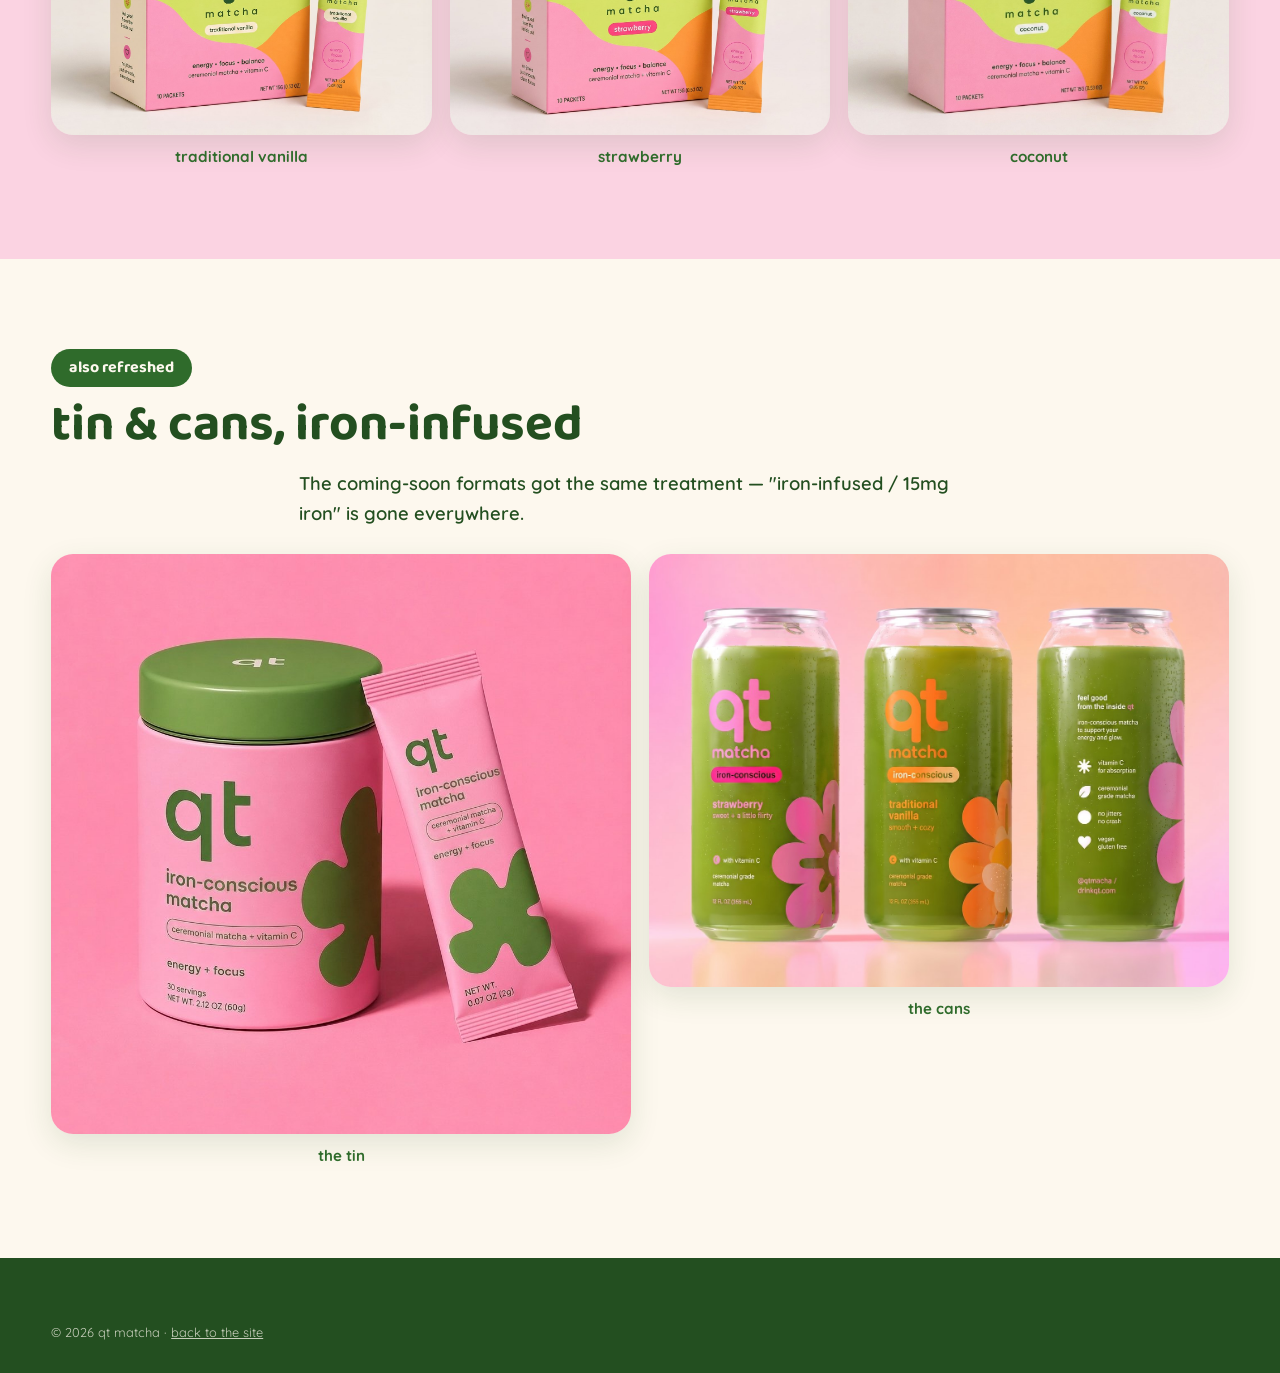
<file: packaging.html>
<!DOCTYPE html>
<html lang="en">
<head>
  <meta charset="UTF-8">
  <meta name="viewport" content="width=device-width, initial-scale=1.0">
  <title>packaging vote — qt matcha</title>
    <link rel="icon" type="image/svg+xml" href="favicon.svg?v=lime-qt-square" />
    <link rel="icon" type="image/png" sizes="32x32" href="favicon-32.png?v=lime-qt-square" />
    <link rel="shortcut icon" href="favicon.ico?v=lime-qt-square" />
    <link rel="apple-touch-icon" sizes="180x180" href="apple-touch-icon.png?v=lime-qt-square" />
  <meta name="description" content="Two packaging directions for the flagship flavors — vote for your favorite.">
  <meta name="robots" content="noindex">
  <link rel="preconnect" href="https://fonts.googleapis.com">
  <link href="https://fonts.googleapis.com/css2?family=Baloo+2:wght@600;700;800&family=Quicksand:wght@500;600;700&display=swap" rel="stylesheet">
  <link rel="stylesheet" href="css/style.css">
  <style>
    .pack-grid { display: grid; grid-template-columns: repeat(3, 1fr); gap: 18px; margin-top: 26px; }
    .pack-grid img { width: 100%; border-radius: 22px; box-shadow: var(--shadow); display: block; }
    .pack-cap { text-align: center; font-weight: 700; color: var(--green-deep); margin-top: 10px; font-size: 0.95rem; }
    .dir-tag { display: inline-block; background: var(--green-deep); color: var(--cream); font-family: var(--font-display); font-weight: 700; border-radius: 99px; padding: 6px 18px; margin-bottom: 10px; }
    @media (max-width: 800px) { .pack-grid { grid-template-columns: 1fr; } }
  </style>
</head>
<body>

  <div class="announce">internal — packaging vote for the flagship three 🍵</div>

  <nav class="nav">
    <div class="container nav-inner" style="justify-content:center;">
      <a href="index.html" class="logo">qt<span>matcha</span></a>
    </div>
  </nav>

  <header class="page-hero bg-pink">
    <div class="container">
      <h1>pick our packaging</h1>
      <p>Same iron-infused positioning on both: matcha with iron, vitamin C, and collagen. The difference is how the three flavors show up. Text us your vote: A or B.</p>
    </div>
  </header>

  <section class="block">
    <div class="container">
      <div class="dir-tag">direction A — color-coded flavors</div>
      <h2 class="title">every flavor owns a colorway</h2>
      <p class="sub" style="margin-bottom:0;">Vanilla keeps the classic chartreuse, strawberry goes full pink, coconut goes cream + matcha green. Loudest shelf presence, instantly shoppable. <b>(currently live on the site)</b></p>
      <div class="pack-grid">
        <div><img src="images/packet-vanilla.jpg" alt="direction A — traditional vanilla box"><div class="pack-cap">traditional vanilla</div></div>
        <div><img src="images/packet-strawberry.jpg" alt="direction A — strawberry box"><div class="pack-cap">strawberry</div></div>
        <div><img src="images/packet-coconut.jpg" alt="direction A — coconut box"><div class="pack-cap">coconut</div></div>
      </div>
    </div>
  </section>

  <section class="block" style="background: var(--pink-pale);">
    <div class="container">
      <div class="dir-tag">direction B — one look, flavor chip</div>
      <h2 class="title">the classic box, a cute flavor pill</h2>
      <p class="sub" style="margin-bottom:0;">Every flavor keeps the signature chartreuse box; a small color-coded pill under the wordmark carries the flavor. Strongest single brand block on shelf.</p>
      <div class="pack-grid">
        <div><img src="images/pack-chip-vanilla.jpg" alt="direction B — traditional vanilla box with cream pill"><div class="pack-cap">traditional vanilla</div></div>
        <div><img src="images/pack-chip-strawberry.jpg" alt="direction B — strawberry box with pink pill"><div class="pack-cap">strawberry</div></div>
        <div><img src="images/pack-chip-coconut.jpg" alt="direction B — coconut box with white pill"><div class="pack-cap">coconut</div></div>
      </div>
    </div>
  </section>

  <section class="block">
    <div class="container">
      <div class="dir-tag">also refreshed</div>
      <h2 class="title">tin &amp; cans, iron-infused</h2>
      <p class="sub" style="margin-bottom:0;">The coming-soon formats got the same treatment — "iron-infused / 15mg iron" is gone everywhere.</p>
      <div class="pack-grid" style="grid-template-columns: repeat(2, 1fr);">
        <div><img src="images/tin-packet.jpg" alt="refreshed tin"><div class="pack-cap">the tin</div></div>
        <div><img src="images/cans-trio.jpg" alt="refreshed cans"><div class="pack-cap">the cans</div></div>
      </div>
    </div>
  </section>

  <footer>
    <div class="container">
      <div class="foot-note" style="border-top:none; padding-top:0;">
        © 2026 qt matcha · <a href="index.html" style="text-decoration:underline;">back to the site</a>
      </div>
    </div>
  </footer>

</body>
</html>
</file>
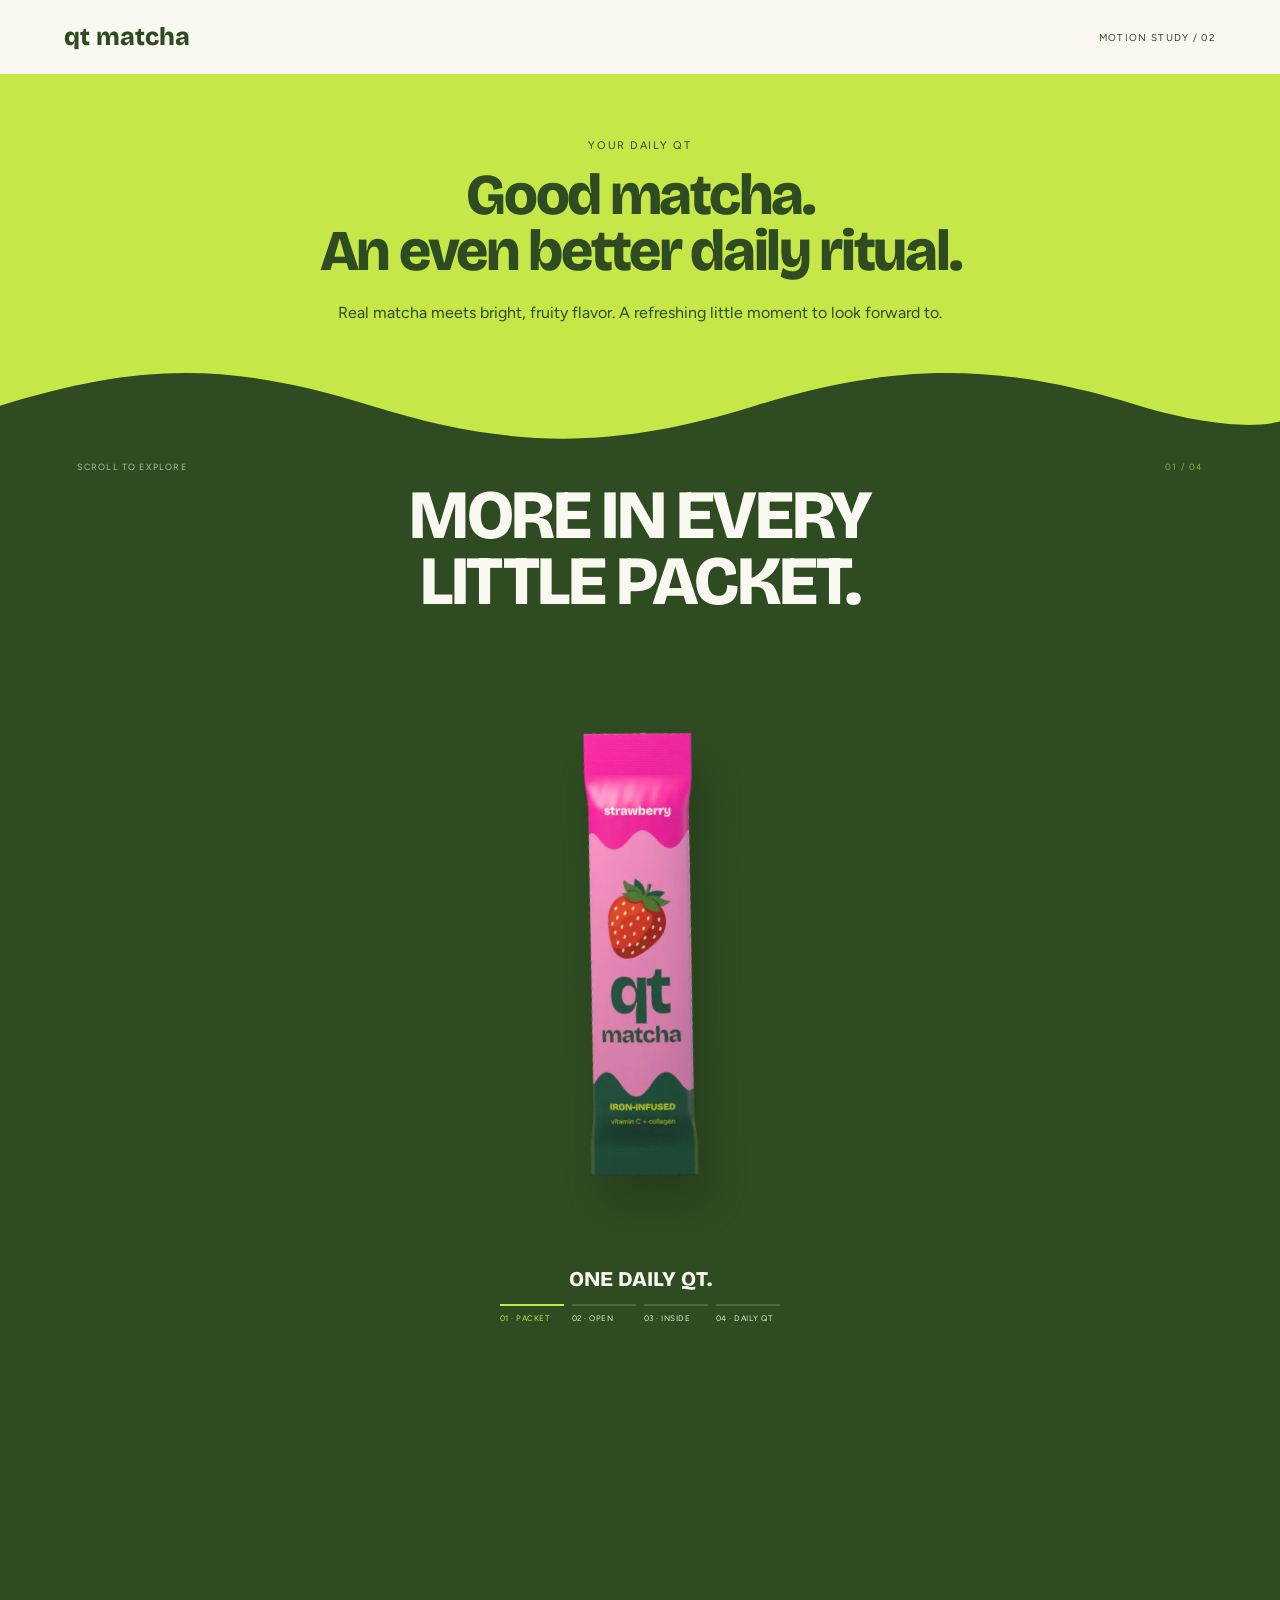
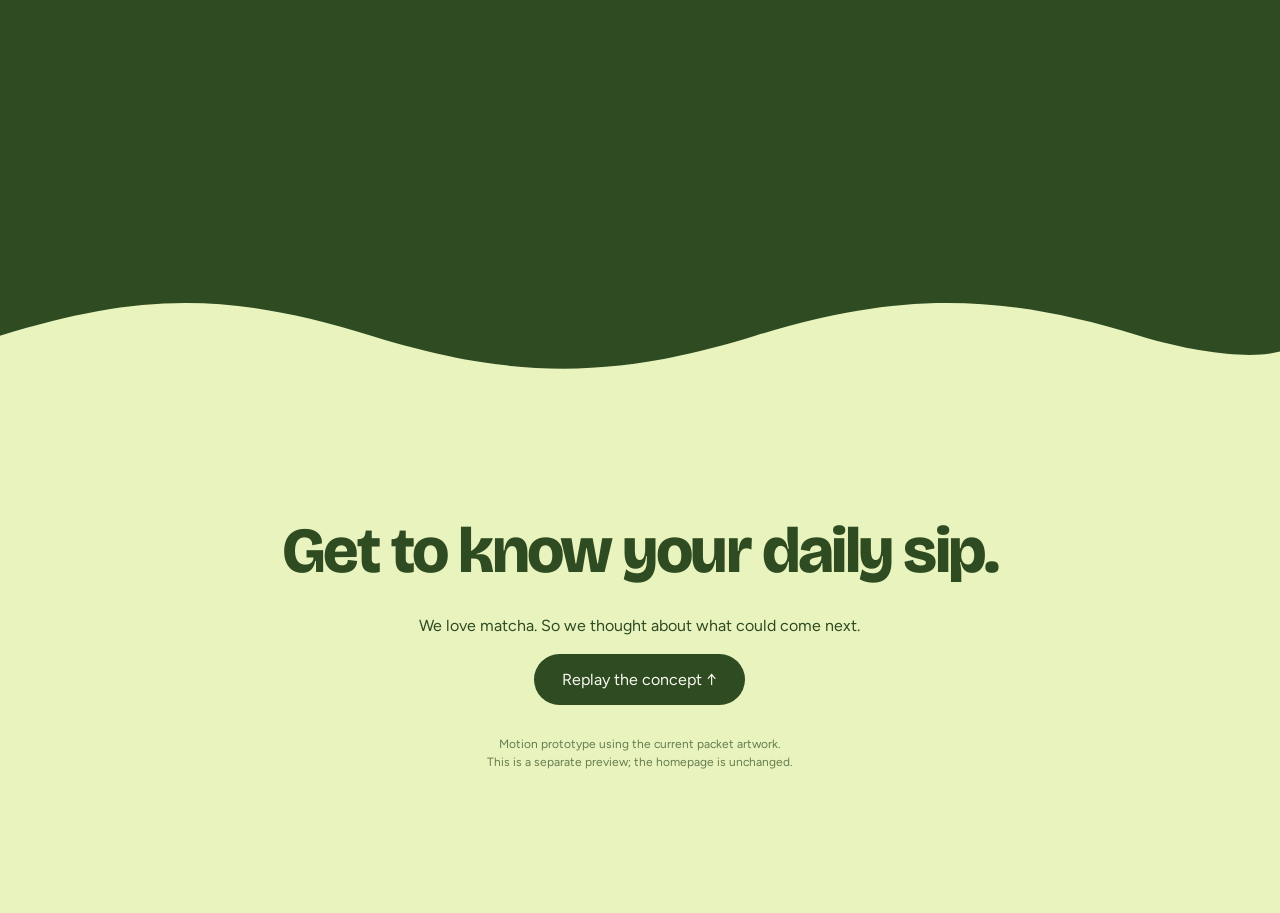
<file: packet-concept.html>
<!doctype html><html lang="en"><head><meta charset="utf-8"><meta name="viewport" content="width=device-width,initial-scale=1"><meta name="robots" content="noindex"><title>QT — Inside every packet / Motion preview</title><link rel="icon" href="favicon.svg"><link href="https://fonts.googleapis.com/css2?family=Bricolage+Grotesque:opsz,wght@12..96,600;12..96,800&family=Figtree:wght@400;500;600&display=swap" rel="stylesheet"><style>
*{box-sizing:border-box}body{margin:0;background:#2e4b21;color:#f9f8f1;font-family:Figtree,sans-serif}a{color:inherit}button{font:inherit}header{height:74px;display:flex;align-items:center;justify-content:space-between;padding:0 5vw;border-bottom:1px solid #ffffff26}header a{text-decoration:none;font-family:'Bricolage Grotesque',sans-serif;font-size:25px;font-weight:800}header span{font-size:11px;letter-spacing:.13em;text-transform:uppercase}.intro{padding:55px 6vw 45px;max-width:880px}.eyebrow{font-size:11px;letter-spacing:.14em;text-transform:uppercase;color:#c5e748}h1{font:800 clamp(36px,5.3vw,70px)/.98 'Bricolage Grotesque',sans-serif;letter-spacing:-.04em;margin:15px 0 20px}.intro p:last-child{line-height:1.6;max-width:500px;color:#dce7d4}.journey{height:340svh;position:relative}.stage{position:sticky;top:0;height:100svh;min-height:540px;overflow:hidden;background:radial-gradient(ellipse at 62% 48%,#526c2f66,transparent 57%),#2e4b21}.topline{position:absolute;top:26px;left:6vw;right:6vw;display:flex;justify-content:space-between;font-size:10px;letter-spacing:.13em;z-index:5}.topline span:last-child{color:#c5e748}.copy{position:absolute;left:8%;top:27%;width:35%;z-index:4}.chapter{position:absolute;inset:0;opacity:0;transform:translateY(22px);pointer-events:none}.chapter h2{font:800 clamp(42px,5.5vw,84px)/.98 'Bricolage Grotesque',sans-serif;letter-spacing:-.045em;margin:16px 0 22px}.chapter h2 em{font-style:normal;color:#c5e748}.chapter p{max-width:295px;font-size:18px;line-height:1.5;color:#e1e8dc}.chapter small{color:#f5b1cb;letter-spacing:.12em;font-size:11px}.art{position:absolute;left:39%;width:60%;height:94%;top:3%;perspective:1000px}.halo{position:absolute;width:65%;aspect-ratio:1;left:20%;top:18%;border:1px solid #c5e74824;border-radius:50%;box-shadow:0 0 0 42px #c5e74805,0 0 0 84px #c5e74803}.packet{position:absolute;width:min(100%,680px);aspect-ratio:1;left:50%;top:50%;transform:translate(-50%,-46%);will-change:transform;filter:drop-shadow(16px 28px 22px #11230d50)}.packet img{position:absolute;width:100%;height:100%;filter:url(#lift)}.body{clip-path:polygon(0 20%,100% 20%,100% 100%,0 100%)}.cap{clip-path:polygon(0 0,100% 0,100% 20%,0 20%);will-change:transform}.ribbon{position:absolute;width:100%;height:100%;overflow:visible;pointer-events:none}.ribbon path{fill:none;stroke:url(#ribbon-color);stroke-width:22;stroke-linecap:round;stroke-dasharray:1;stroke-dashoffset:1;filter:drop-shadow(0px 8px 8px #14260e30)}.ribbon .fine{stroke-width:2;stroke:#e7f8a7;opacity:.6}.berry{position:absolute;width:68px;height:82px;opacity:0;filter:drop-shadow(8px 15px 12px #122a1555)}.b1{left:15%;top:37%;transform:rotate(-25deg)}.b2{right:13%;top:20%;width:53px}.b3{right:13%;bottom:12%;width:86px}.tag{position:absolute;border:1px solid #c5e74855;background:#2e4b21cc;border-radius:100px;padding:10px 17px;font-size:13px;color:#e7f5be;opacity:0;z-index:3}.t1{right:9%;top:41%}.t2{left:12%;top:65%}.t3{right:14%;top:74%}.bottom{position:absolute;bottom:27px;left:6vw;right:6vw;display:flex;align-items:center;gap:22px;z-index:6}.steps{display:flex;gap:8px;flex:1}.steps button{position:relative;max-width:110px;width:25%;height:32px;padding:10px 0;color:#e5ecd9;font-size:10px;letter-spacing:.06em;border:0;border-top:2px solid #ffffff26;background:none;text-align:left;cursor:pointer}.steps button.active{border-color:#c5e748;color:#c5e748}.hint{font-size:11px;color:#dce7cf}.end{background:#e9f3be;color:#2e4b21;min-height:60svh;display:grid;place-content:center;text-align:center;padding:55px 25px}.end h2{font:800 clamp(38px,5vw,66px)/1 'Bricolage Grotesque',sans-serif;letter-spacing:-.04em;margin:15px 0}.end p{line-height:1.5}.end button{justify-self:center;background:#2e4b21;color:#f9f8f1;border:0;border-radius:50px;padding:16px 28px;cursor:pointer}.note{font-size:12px;opacity:.7;margin-top:30px}
@media(max-width:700px){header{height:60px}.intro{padding:35px 24px}.intro h1{font-size:42px}.journey{height:300svh}.stage{min-height:580px}.topline{top:20px;left:24px;right:24px}.copy{left:24px;top:10%;width:calc(100% - 48px)}.chapter h2{font-size:40px;margin:10px 0}.chapter p{font-size:14px;max-width:300px;margin:0}.chapter small{font-size:9px}.art{left:0;top:32%;width:100%;height:62%}.packet{width:115%;max-width:490px;top:47%}.halo{top:16%;width:58%}.berry{width:48px}.b1{left:8%;top:31%}.b2{right:5%;top:5%;width:41px}.b3{right:5%;bottom:9%;width:52px}.tag{padding:7px 11px;font-size:10px}.t1{right:2%;top:42%}.t2{left:4%;top:66%}.t3{right:6%;top:77%}.bottom{left:24px;right:24px;bottom:12px}.hint{display:none}.ribbon path{stroke-width:18}}
@media(prefers-reduced-motion:reduce){.journey{height:100svh}.hint{display:none}}

/* Match the existing storefront rather than introduce a second visual language. */
header{background:#f9f8f1;color:#2e4b21;border:0}header span{font-size:10px}
.intro{background:#c5e748;color:#2e4b21;max-width:none;text-align:center;padding:65px 24px 48px}.intro .eyebrow{color:#2e4b21}.intro h1{font-size:clamp(34px,4.5vw,60px)}.intro p:last-child{color:#2e4b21;margin:0 auto;max-width:620px}
.section-wave{display:block;width:100%;height:70px;object-fit:fill;margin:0}
.stage{background:#2e4b21}.topline{opacity:.65;font-size:9px;top:18px}
.reveal-title{position:absolute;z-index:4;top:40px;left:0;width:100%;margin:0;text-align:center;font:800 clamp(38px,5.4vw,76px)/.95 'Bricolage Grotesque',sans-serif;letter-spacing:-.035em}
.copy{position:absolute;left:-10000px;width:1px;height:1px;overflow:hidden}
.art{left:50%;transform:translateX(-50%);top:20%;height:69%;width:min(900px,90vw)}
.packet{width:min(540px,70vh);top:49%;left:50%;transform-origin:44% 50%;transform:translate(-44%,-46%)}
.ribbon{left:8%;width:84%}
.tag{display:flex;align-items:center;gap:12px;border:0;border-radius:22px;background:#f5b1cb;color:#2e4b21;padding:16px 22px;font:800 clamp(16px,2vw,25px)/1 'Bricolage Grotesque',sans-serif;box-shadow:0 5px 0 #14290e22;white-space:nowrap}
.tag small{display:block;font:600 11px/1.4 Figtree,sans-serif;letter-spacing:.12em;margin-top:4px}.badge-symbol{display:grid;place-items:center;font:600 23px/1 Figtree,sans-serif;background:#2e4b21;color:#f5b1cb;width:38px;height:38px;border-radius:50%}
.t1{left:8%;right:auto;top:32%;transform:rotate(-6deg)}.t2{right:3%;left:auto;top:47%;background:#c5e748;transform:rotate(5deg)}.t2 .badge-symbol{color:#c5e748}.t3{left:9%;right:auto;top:72%;background:#f9f8f1;transform:rotate(-3deg)}.t3 .badge-symbol{color:#f9f8f1}
.b1{left:14%;top:10%;width:48px}.b2{right:18%;top:8%;width:42px}.b3{right:14%;bottom:5%;width:58px}
.bottom{display:flex;flex-direction:column;gap:12px;bottom:15px}.signoff{font:800 21px 'Bricolage Grotesque',sans-serif;margin:0}.steps{width:280px;gap:8px}.steps button{font-size:8px;height:24px;padding-top:7px}.hint{display:none}.end .eyebrow{display:none}
@media(max-width:700px){.intro{padding:38px 22px}.intro h1{font-size:35px}.intro p:last-child{font-size:15px}.section-wave{height:42px}.reveal-title{top:46px;font-size:clamp(34px,9vw,48px)}.stage{min-height:620px}.art{top:22%;height:64%;width:100%}.packet{width:min(490px,120vw);top:48%}.ribbon{left:0;width:100%}.tag{gap:7px;padding:10px 12px;border-radius:16px;font-size:14px}.badge-symbol{width:25px;height:25px;font-size:17px}.tag small{font-size:8px}.t1{left:4%;top:25%}.t2{right:3%;top:56%}.t3{left:3%;top:78%}.b1{left:9%;top:1%;width:35px}.b2{right:10%;top:4%;width:31px}.b3{right:12%;bottom:1%;width:38px}.signoff{font-size:18px}.bottom{gap:7px;bottom:12px}}
@media(max-height:650px) and (min-width:701px){.reveal-title{font-size:46px}.art{top:22%;height:64%}.tag{font-size:17px;padding:10px 16px}}
</style></head><body>
<svg width="0" height="0" style="position:absolute" aria-hidden="true"><defs><filter id="lift" color-interpolation-filters="sRGB"><feComponentTransfer><feFuncR type="gamma" exponent=".78"/><feFuncG type="gamma" exponent=".78"/><feFuncB type="gamma" exponent=".78"/></feComponentTransfer></filter><linearGradient id="ribbon-color" x1="0" y1="0" x2="1" y2="1"><stop stop-color="#8fae3c"/><stop offset=".38" stop-color="#e2f397"/><stop offset=".65" stop-color="#a8cb4b"/><stop offset="1" stop-color="#c5e748"/></linearGradient><symbol id="berry" viewBox="0 0 80 100"><path d="M40 21C-6 0 1 66 40 96C79 66 86 0 40 21" fill="#e34a42"/><path d="M40 29Q13 26 10 11Q29 8 37 20Q25 2 40 0Q49 7 43 20Q62 3 74 13Q61 30 40 29" fill="#7b9d40"/><g fill="#fff0c2"><ellipse cx="24" cy="36" rx="2" ry="4"/><ellipse cx="43" cy="39" rx="2" ry="4"/><ellipse cx="61" cy="35" rx="2" ry="4"/><ellipse cx="17" cy="52" rx="2" ry="4"/><ellipse cx="35" cy="56" rx="2" ry="4"/><ellipse cx="53" cy="53" rx="2" ry="4"/><ellipse cx="29" cy="72" rx="2" ry="4"/><ellipse cx="47" cy="73" rx="2" ry="4"/></g></symbol></defs></svg>
<header><a href="/">qt matcha</a><span>Motion study / 02</span></header><div class="intro"><div class="eyebrow">YOUR DAILY QT</div><h1>Good matcha.<br>An even better daily ritual.</h1><p>Real matcha meets bright, fruity flavor. A refreshing little moment to look forward to.</p></div><img class="section-wave" src="images/brand-core/0c15c.svg" alt="">
<section class="journey" aria-label="Scroll-controlled packet concept"><div class="stage"><div class="topline"><span>SCROLL TO EXPLORE</span><span id="counter">01 / 04</span></div><h2 class="reveal-title">MORE IN EVERY<br>LITTLE PACKET.</h2><div class="copy" aria-live="off"><article class="chapter">More in every little packet.</article><article class="chapter">Matcha that loves you back.</article><article class="chapter">Iron-infused. Vitamin C. Collagen.</article><article class="chapter">One daily QT.</article></div><div class="art" aria-hidden="true"><svg class="ribbon" viewBox="0 0 700 700"><path pathLength="1" d="M335 220 C480 195 560 120 405 104 C130 67 119 250 306 269 C584 307 600 440 446 488"/><path class="fine" pathLength="1" d="M335 215 C480 190 560 115 405 99 C130 62 119 245 306 264 C584 302 600 435 446 483"/></svg><div class="packet"><img class="body" src="images/brand-core/7036c-960.webp" alt=""><img class="cap" src="images/brand-core/7036c-960.webp" alt=""></div><svg class="berry b1"><use href="#berry"/></svg><svg class="berry b2"><use href="#berry"/></svg><svg class="berry b3"><use href="#berry"/></svg><span class="tag t1"><span class="badge-symbol" aria-hidden="true">✦</span><span>IRON<small>INFUSED</small></span></span><span class="tag t2"><span class="badge-symbol" aria-hidden="true"><svg viewBox="0 0 24 24" width="1em" height="1em" fill="none" stroke="currentColor" stroke-width="2.4" stroke-linecap="round" aria-hidden="true" focusable="false"><path d="M12 3v18M3 12h18M5.6 5.6l12.8 12.8M5.6 18.4L18.4 5.6"/></svg></span><span>VITAMIN C</span></span><span class="tag t3"><span class="badge-symbol" aria-hidden="true">+</span><span>COLLAGEN</span></span></div><div class="bottom"><p class="signoff">ONE DAILY QT.</p><div class="steps"><button data-step="0">01 · PACKET</button><button data-step="1">02 · OPEN</button><button data-step="2">03 · INSIDE</button><button data-step="3">04 · DAILY QT</button></div><span class="hint">Scroll to unfold ↓</span></div></div></section><img class="section-wave" src="images/brand-core/d6f26.svg" alt=""><section class="end"><div class="eyebrow" style="color:inherit">MATCHA THAT LOVES YOU BACK.</div><h2>Get to know your daily sip.</h2><p>We love matcha. So we thought about what could come next.</p><button id="replay">Replay the concept ↑</button><p class="note">Motion prototype using the current packet artwork.<br>This is a separate preview; the homepage is unchanged.</p></section>
<script>
const journey=document.querySelector('.journey'),stage=document.querySelector('.stage'),packet=document.querySelector('.packet'),cap=document.querySelector('.cap'),chapters=[...document.querySelectorAll('.chapter')],steps=[...document.querySelectorAll('[data-step]')],berries=[...document.querySelectorAll('.berry')],tags=[...document.querySelectorAll('.tag')],ribbons=[...document.querySelectorAll('.ribbon path')],reduce=matchMedia('(prefers-reduced-motion: reduce)');const clamp=n=>Math.max(0,Math.min(1,n)),smooth=n=>{n=clamp(n);return n*n*(3-2*n)};let pending=false;
function draw(){pending=false;const p=reduce.matches?1:clamp(-journey.getBoundingClientRect().top/(journey.offsetHeight-stage.offsetHeight));const open=smooth((p-.13)/.30),inside=smooth((p-.4)/.36),settle=smooth((p-.8)/.2);const idx=Math.min(3,Math.floor(p*4));document.querySelector('#counter').textContent=`0${idx+1} / 04`;chapters.forEach((el,i)=>{const o=i===idx?1:0;el.style.opacity=o;el.style.transform=`translateY(${o?0:18}px)`;el.setAttribute('aria-hidden',String(!o))});steps.forEach((el,i)=>{el.classList.toggle('active',i===idx);el.setAttribute('aria-current',i===idx?'step':'false')});packet.style.transform=`translate(-44%,-46%) rotate(${7-12*open+8*settle}deg) scale(${1-.07*inside})`;cap.style.transform=`translate(${open*22}px,${-open*55}px) rotate(${open*17}deg)`;cap.style.opacity=1-.7*settle;ribbons.forEach(el=>{el.style.strokeDashoffset=1-smooth((p-.22)/.43);el.style.opacity=.95-.35*settle});berries.forEach((el,i)=>{el.style.opacity=inside;el.style.translate=`${Math.sin(p*5+i)*12*inside}px ${(1-inside)*35+Math.cos(p*6+i)*14}px`;el.style.rotate=`${-20+i*25+p*30}deg`});tags.forEach((el,i)=>{const v=smooth((p-.28-i*.13)/.14);el.style.opacity=v;el.style.translate=`0 ${(1-v)*20}px`})}
function schedule(){if(!pending){pending=true;requestAnimationFrame(draw)}}addEventListener('scroll',schedule,{passive:true});addEventListener('resize',schedule);reduce.addEventListener('change',draw);function jump(step){scrollTo({top:journey.offsetTop+(journey.offsetHeight-stage.offsetHeight)*[0,.36,.66,1][step],behavior:reduce.matches?'instant':'smooth'})}steps.forEach(el=>el.onclick=()=>jump(Number(el.dataset.step)));document.querySelector('#replay').onclick=()=>jump(0);draw();
</script></body></html>
</file>
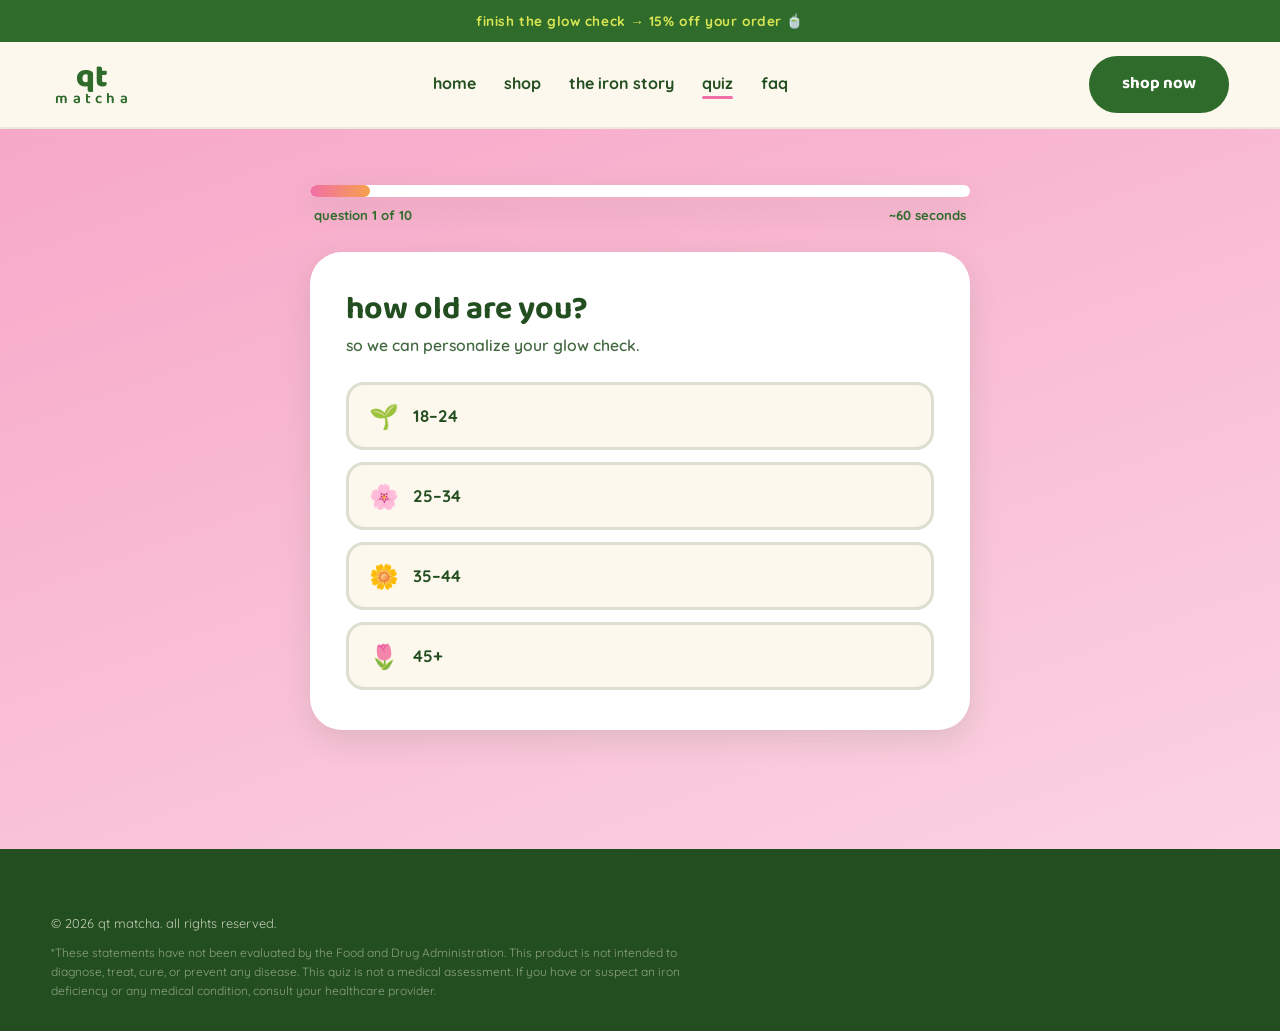
<file: quiz.html>
<!DOCTYPE html>
<html lang="en">
<head>
  <meta charset="UTF-8">
  <meta name="viewport" content="width=device-width, initial-scale=1.0">
  <title>the 60-second glow check — qt matcha</title>
    <link rel="icon" type="image/svg+xml" href="favicon.svg?v=lime-qt-square" />
    <link rel="icon" type="image/png" sizes="32x32" href="favicon-32.png?v=lime-qt-square" />
    <link rel="shortcut icon" href="favicon.ico?v=lime-qt-square" />
    <link rel="apple-touch-icon" sizes="180x180" href="apple-touch-icon.png?v=lime-qt-square" />
  <meta name="description" content="Answer a few questions about your energy, focus, and iron — and find out if your daily drink is working against you.">
  <link rel="preconnect" href="https://fonts.googleapis.com">
  <link href="https://fonts.googleapis.com/css2?family=Baloo+2:wght@600;700;800&family=Quicksand:wght@500;600;700&display=swap" rel="stylesheet">
  <link rel="stylesheet" href="css/style.css">
  <style>
    /* quiz-funnel specific */
    .slide-center { text-align: center; }
    .slide-center .s-emoji { font-size: 2.6rem; margin-bottom: 8px; }
    .slide-stat { font-family: var(--font-display); font-weight: 800; font-size: 2.4rem; color: var(--pink-hot); line-height: 1.1; }
    .slide-quote { background: var(--pink-pale); border-radius: 18px; padding: 18px 20px; font-weight: 600; font-size: 1rem; margin: 18px 0; text-align: left; }
    .slide-quote .sq-who { font-family: var(--font-display); font-weight: 700; color: var(--green-deep); font-size: 0.9rem; margin-top: 8px; }
    .slide-img { border-radius: 18px; box-shadow: var(--shadow); margin: 16px auto; max-width: 300px; display: block; }
    .load-bar { height: 12px; background: var(--cream); border-radius: 99px; overflow: hidden; margin: 20px 0 8px; }
    .load-bar i { display: block; height: 100%; width: 0%; background: linear-gradient(90deg, var(--pink-hot), var(--orange)); border-radius: 99px; transition: width 0.6s ease; }
    .load-msg { font-weight: 700; color: var(--green-deep); min-height: 24px; }
    .fact-chip { display: inline-block; background: var(--chartreuse-light); color: var(--green-dark); font-weight: 700; border-radius: 14px; padding: 10px 16px; font-size: 0.92rem; margin-top: 14px; }
  </style>
</head>
<body>

  <div class="announce">finish the glow check → 15% off your order 🍵</div>

  <nav class="nav">
    <div class="container nav-inner">
      <a href="index.html" class="logo">qt<span>matcha</span></a>
      <ul class="nav-links">
        <li><a href="index.html">home</a></li>
        <li><a href="shop.html">shop</a></li>
        <li><a href="science.html">the iron story</a></li>
        <li><a href="quiz.html" class="active">quiz</a></li>
        <li><a href="faq.html">faq</a></li>
      </ul>
      <a href="subscribe.html" class="btn nav-cta">shop now</a>
      <button class="hamburger" aria-label="menu">☰</button>
    </div>
  </nav>

  <section class="block" style="background: linear-gradient(160deg, var(--pink) 0%, var(--pink-pale) 100%); min-height: 80vh; padding: 56px 0 80px;">
    <div class="container">
      <div class="quiz-shell">

        <div class="progress"><i id="bar"></i></div>
        <div class="progress-meta"><span id="step-label">question 1 of 10</span><span>~60 seconds</span></div>

        <div class="q-card" id="q-card"></div>

        <button class="quiz-back" id="back-btn" style="display:none;">← back</button>
      </div>
    </div>
  </section>

  <footer>
    <div class="container">
      <div class="foot-note" style="border-top:none; padding-top:0;">
        © 2026 qt matcha. all rights reserved.
        <p class="disclaimer">*These statements have not been evaluated by the Food and Drug Administration. This product is not intended to diagnose, treat, cure, or prevent any disease. This quiz is not a medical assessment. If you have or suspect an iron deficiency or any medical condition, consult your healthcare provider.</p>
      </div>
    </div>
  </footer>

  <script src="js/main.js"></script>
  <script>
    // ---- glow check: diagnosis-first quiz funnel ----
    // structure per playbook: boring opener → goals → pain → breather → deeper
    // diagnosis → insight slide → habits → email → selling loading screen → result

    const STEPS = [
      { type: 'q', key: 'age', q: "how old are you?", sub: "so we can personalize your glow check.", answers: [
        { e: "🌱", t: "18–24" }, { e: "🌸", t: "25–34" }, { e: "🌼", t: "35–44" }, { e: "🌷", t: "45+" } ] },

      { type: 'q', key: 'goal', q: "what do you want more of?", sub: "pick the one that hits hardest.", answers: [
        { e: "⚡", t: "steady energy that lasts all day" },
        { e: "🎯", t: "focus without the jitters" },
        { e: "✨", t: "feeling like myself again" },
        { e: "🧘", t: "a routine that actually sticks" } ] },

      { type: 'q', key: 'afternoon', q: "be honest — what does 2pm usually feel like?", sub: "", answers: [
        { e: "📉", t: "the crash. every single day" },
        { e: "🌫️", t: "brain fog city" },
        { e: "😵‍💫", t: "wired but somehow still tired" },
        { e: "🙂", t: "honestly fine" } ] },

      { type: 'q', key: 'caffeine', q: "how many coffees, teas, or matchas do you have a day?", sub: "no judgment. we promise.", answers: [
        { e: "☕", t: "one" }, { e: "🥤", t: "two or three" }, { e: "🫗", t: "four or more" }, { e: "🚫", t: "none, actually" } ] },

      { type: 'breather' },

      { type: 'q', key: 'sleep', q: "do you ever wake up tired after a full night's sleep?", sub: "", answers: [
        { e: "😴", t: "all the time" }, { e: "🥱", t: "most days" }, { e: "😐", t: "sometimes" }, { e: "😌", t: "rarely" } ] },

      { type: 'q', key: 'iron', q: "has a doctor ever told you your iron or ferritin runs low?", sub: "", answers: [
        { e: "🩸", t: "yes" }, { e: "🤔", t: "no, but I suspect it" }, { e: "🧪", t: "never been tested" }, { e: "💪", t: "no — mine's fine" } ] },

      { type: 'q', key: 'symptoms', q: "which of these feels most familiar?", sub: "", answers: [
        { e: "🥶", t: "cold hands and feet, always" },
        { e: "💅", t: "brittle nails or hair shedding" },
        { e: "💫", t: "random dizziness when I stand up" },
        { e: "❌", t: "none of the above" } ] },

      { type: 'insight' },

      { type: 'q', key: 'knew', q: "did you know coffee and regular matcha can make iron harder to absorb?", sub: "", answers: [
        { e: "😳", t: "wait, what? no" },
        { e: "🤨", t: "I'd heard something about that" },
        { e: "🤓", t: "yes — that's why I'm here" },
        { e: "🤷‍♀️", t: "not sure I buy it" } ] },

      { type: 'q', key: 'tried', q: "what have you already tried for your energy?", sub: "", answers: [
        { e: "💊", t: "iron pills (my stomach said no)" },
        { e: "☕", t: "just… more coffee" },
        { e: "🥬", t: "greens powders / supplements" },
        { e: "❌", t: "none of the above" } ] },

      { type: 'q', key: 'style', q: "last one: what would actually fit your life?", sub: "", answers: [
        { e: "🎒", t: "something I can do anywhere" },
        { e: "🏠", t: "a slow morning ritual at home" },
        { e: "🧊", t: "grab-and-go from the fridge" },
        { e: "🤸", t: "all of the above, honestly" } ] },

      { type: 'email' },
      { type: 'loading' },
      { type: 'result' },
    ];

    const TOTAL_QS = STEPS.filter(s => s.type === 'q').length;
    let idx = 0;
    const answers = {};
    const history = [];
    const card = document.getElementById('q-card');
    const bar = document.getElementById('bar');
    const stepLabel = document.getElementById('step-label');
    const backBtn = document.getElementById('back-btn');

    const qNumber = () => STEPS.slice(0, idx + 1).filter(s => s.type === 'q').length;

    function setProgress(label) {
      bar.style.width = Math.min(100, (qNumber() / (TOTAL_QS + 1)) * 100) + '%';
      stepLabel.textContent = label;
    }

    function render() {
      const step = STEPS[idx];
      card.classList.remove('result-card');
      backBtn.style.display = (idx > 0 && step.type === 'q') ? '' : 'none';

      if (step.type === 'q') {
        setProgress('question ' + qNumber() + ' of ' + TOTAL_QS);
        card.innerHTML = '<h2>' + step.q + '</h2>' + (step.sub ? '<p class="q-sub">' + step.sub + '</p>' : '') +
          '<div class="answers">' + step.answers.map((a, i) =>
            '<button class="ans" data-i="' + i + '"><span class="a-emoji">' + a.e + '</span>' + a.t + '</button>').join('') + '</div>';
        card.querySelectorAll('.ans').forEach((btn) => {
          btn.addEventListener('click', () => {
            answers[step.key] = step.answers[+btn.dataset.i].t;
            history.push(idx);
            idx++;
            render();
          });
        });
      }

      if (step.type === 'breather') {
        setProgress('quick pause');
        card.innerHTML = '<div class="slide-center">' +
          '<div class="s-emoji">💚</div>' +
          '<div class="slide-stat">1,200+ women</div>' +
          '<p class="q-sub">have taken the glow check and switched their daily cup.</p>' +
          '<div class="slide-quote">"Three weeks in: no 2pm crash, and I actually look forward to mornings. I had no idea my old matcha habit was part of the problem."<div class="sq-who">— jess m. · ★★★★★</div></div>' +
          '<button class="btn btn-pink" id="next-btn">keep going — you\'re halfway →</button></div>';
        document.getElementById('next-btn').addEventListener('click', () => { idx++; render(); });
      }

      if (step.type === 'insight') {
        setProgress('the part nobody tells you');
        card.innerHTML = '<div class="slide-center">' +
          '<div class="s-emoji">🍵</div>' +
          '<h2>here\'s the twist.</h2>' +
          '<p class="q-sub" style="max-width:44ch; margin:10px auto 0;">The tannins in coffee and regular tea can make it <b>harder for your body to absorb iron</b> — the mineral 1 in 3 US women already don\'t get enough of.* So the drink powering your morning may be quietly working against your energy.</p>' +
          '<div class="fact-chip">your answers so far suggest this is worth checking ↓</div><br>' +
          '<button class="btn btn-pink" id="next-btn" style="margin-top:18px;">2 more questions →</button></div>';
        document.getElementById('next-btn').addEventListener('click', () => { idx++; render(); });
      }

      if (step.type === 'email') {
        setProgress('almost there');
        card.innerHTML = '<h2>your glow profile is ready 🍵</h2>' +
          '<p class="q-sub">where should we send your results + 15% off code?</p>' +
          '<form class="news-form" id="quiz-form" style="justify-content:flex-start; margin-top:22px;">' +
          '<input type="email" placeholder="your email, qt" required>' +
          '<button type="submit" class="btn btn-pink">get my results</button></form>' +
          '<p style="font-size:0.8rem; margin-top:14px; opacity:0.7;">or <a href="#" id="skip" style="text-decoration:underline;">skip — just show me</a>. no spam, unsubscribe whenever.</p>';
        document.getElementById('quiz-form').addEventListener('submit', (e) => { e.preventDefault(); idx++; render(); });
        document.getElementById('skip').addEventListener('click', (e) => { e.preventDefault(); idx++; render(); });
      }

      if (step.type === 'loading') {
        // captive-attention loading screen: sell while they wait
        setProgress('building your glow profile');
        card.innerHTML = '<div class="slide-center">' +
          '<h2 style="font-size:1.5rem;">reading your answers…</h2>' +
          '<div class="load-bar"><i id="lbar"></i></div>' +
          '<div class="load-msg" id="lmsg">checking your energy pattern…</div>' +
          '<img class="slide-img" src="images/packet-box.jpg" alt="qt matcha — iron-infused matcha">' +
          '<div class="slide-quote">"I replaced my afternoon coffee with qt. Steady focus until 6pm, zero jitters. I\'m annoyingly evangelical now."<div class="sq-who">— sofia l. · ★★★★★ · one of 1,200+ reviews</div></div></div>';
        const msgs = ['checking your energy pattern…', 'cross-checking your iron signals…', 'matching your routine…', 'writing your glow plan…'];
        let p = 0, m = 0;
        const t = setInterval(() => {
          p += 25;
          document.getElementById('lbar').style.width = p + '%';
          if (m < msgs.length) document.getElementById('lmsg').textContent = msgs[m++];
          if (p >= 100) { clearInterval(t); setTimeout(() => { idx++; render(); }, 900); }
        }, 1800);
      }

      if (step.type === 'result') {
        setProgress('your glow profile');
        bar.style.width = '100%';
        try { localStorage.setItem('qtGlowCheck', JSON.stringify(answers)); } catch (e) {}

        const crash = answers.afternoon && !answers.afternoon.includes('fine');
        const ironFlag = answers.iron && (answers.iron === 'yes' || answers.iron.includes('suspect'));
        const headline = ironFlag ? 'the iron-aware glow' : (crash ? 'the crash-and-carry pattern' : 'the optimizer');
        const line1 = ironFlag
          ? 'Your answers suggest iron is already on your radar — which makes your daily cup choice matter twice as much.'
          : (crash
            ? 'Your 2pm pattern is the classic caffeine rollercoaster: quick spike, hard landing — often tangled up with how your body absorbs iron.'
            : 'You\'re running well — the opportunity is upgrading your daily cup so it works with your body instead of quietly against it.');

        card.classList.add('result-card');
        card.innerHTML = '<div class="r-emoji">✨</div>' +
          '<div class="kicker">your glow profile</div>' +
          '<h2>' + headline + '</h2>' +
          '<p style="max-width:48ch; margin:10px auto;">' + line1 + ' The fix isn\'t another pill — it\'s an iron-infused matcha with vitamin C, built for smooth L-theanine energy with no crash.*</p>' +
          '<img src="images/packet-box.jpg" alt="qt matcha packets" style="max-width:300px;">' +
          '<div class="code-chip">QTQUIZ15</div>' +
          '<p style="font-size:0.85rem; opacity:0.8; margin-bottom:20px;">your 15% code — auto-applied at checkout.</p>' +
          '<a href="subscribe.html" class="btn btn-pink big-cta">start my glow ritual →</a>' +
          '<p class="fine">30-day glow guarantee · skip or cancel anytime · <a href="science.html" style="text-decoration:underline;">read the iron science</a></p>';
      }
    }

    backBtn.addEventListener('click', () => {
      if (!history.length) return;
      idx = history.pop();
      delete answers[STEPS[idx].key];
      render();
    });

    render();
  </script>
</body>
</html>
</file>
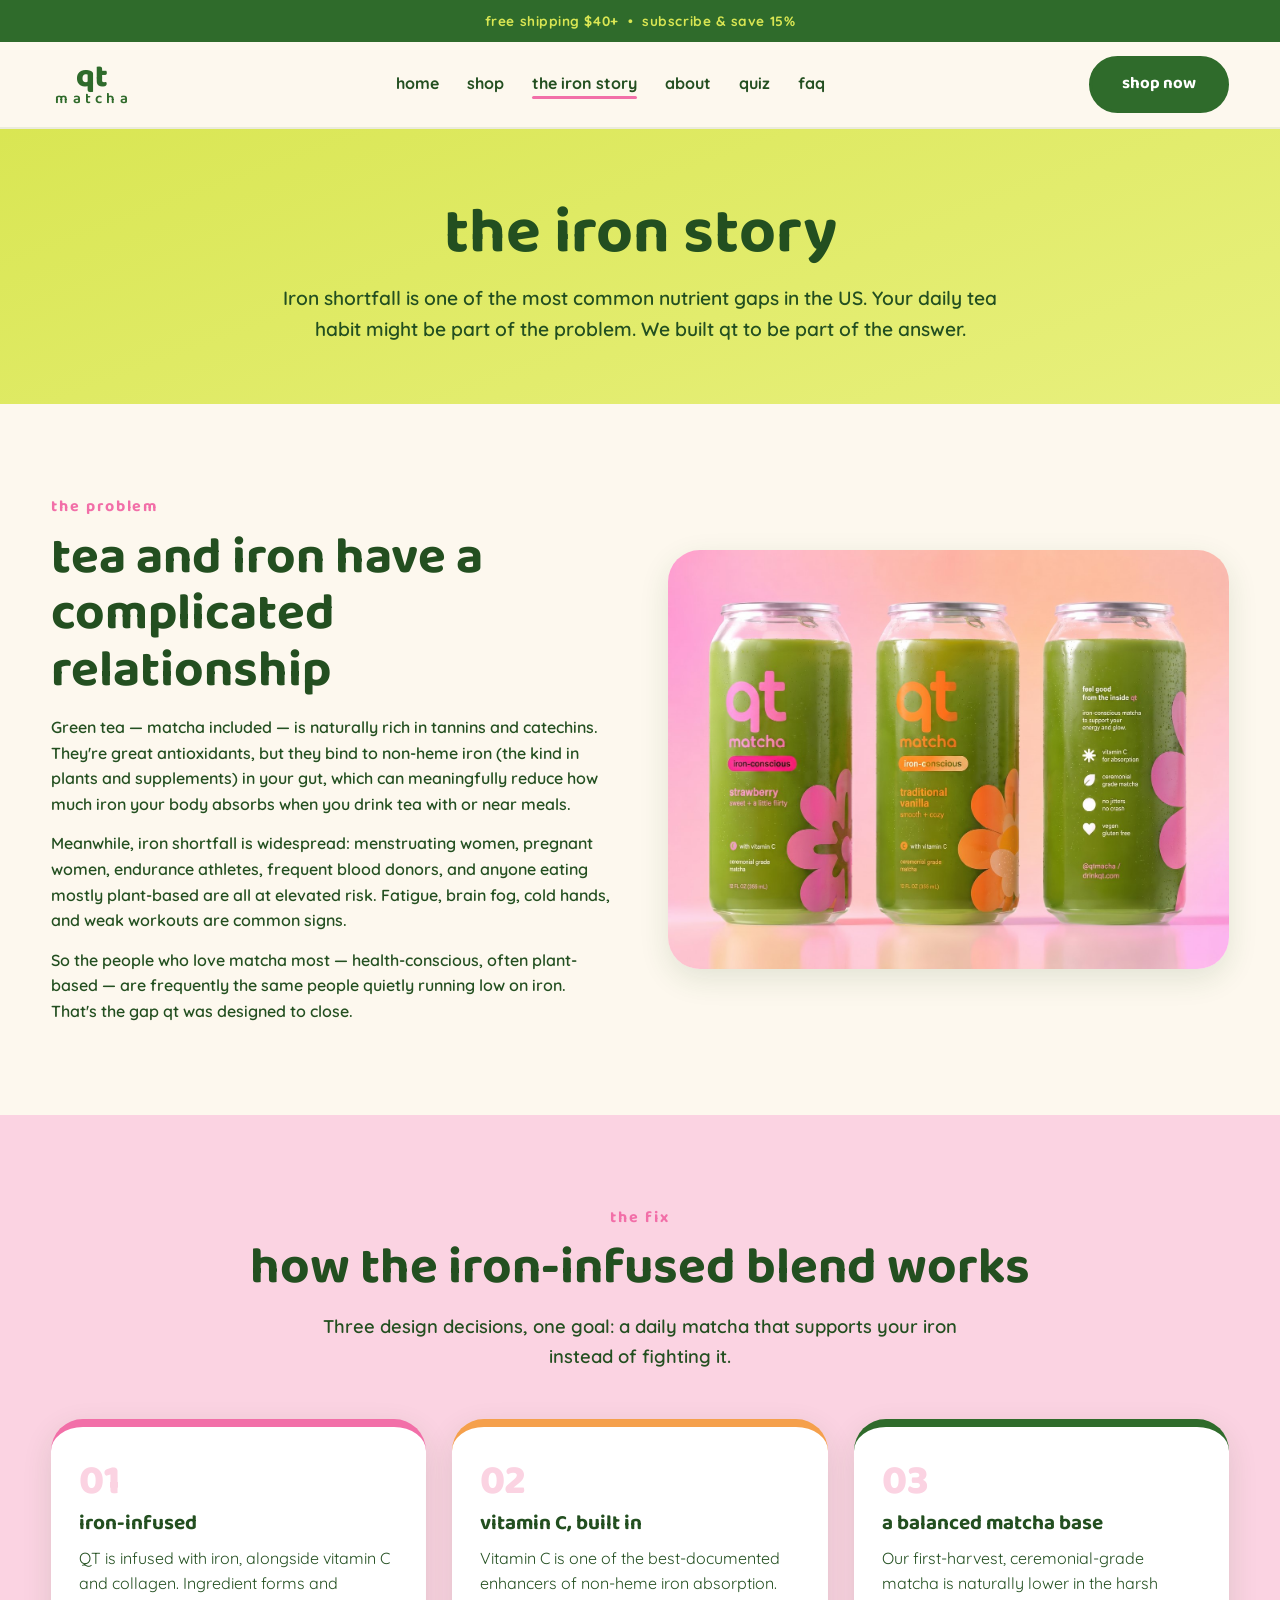
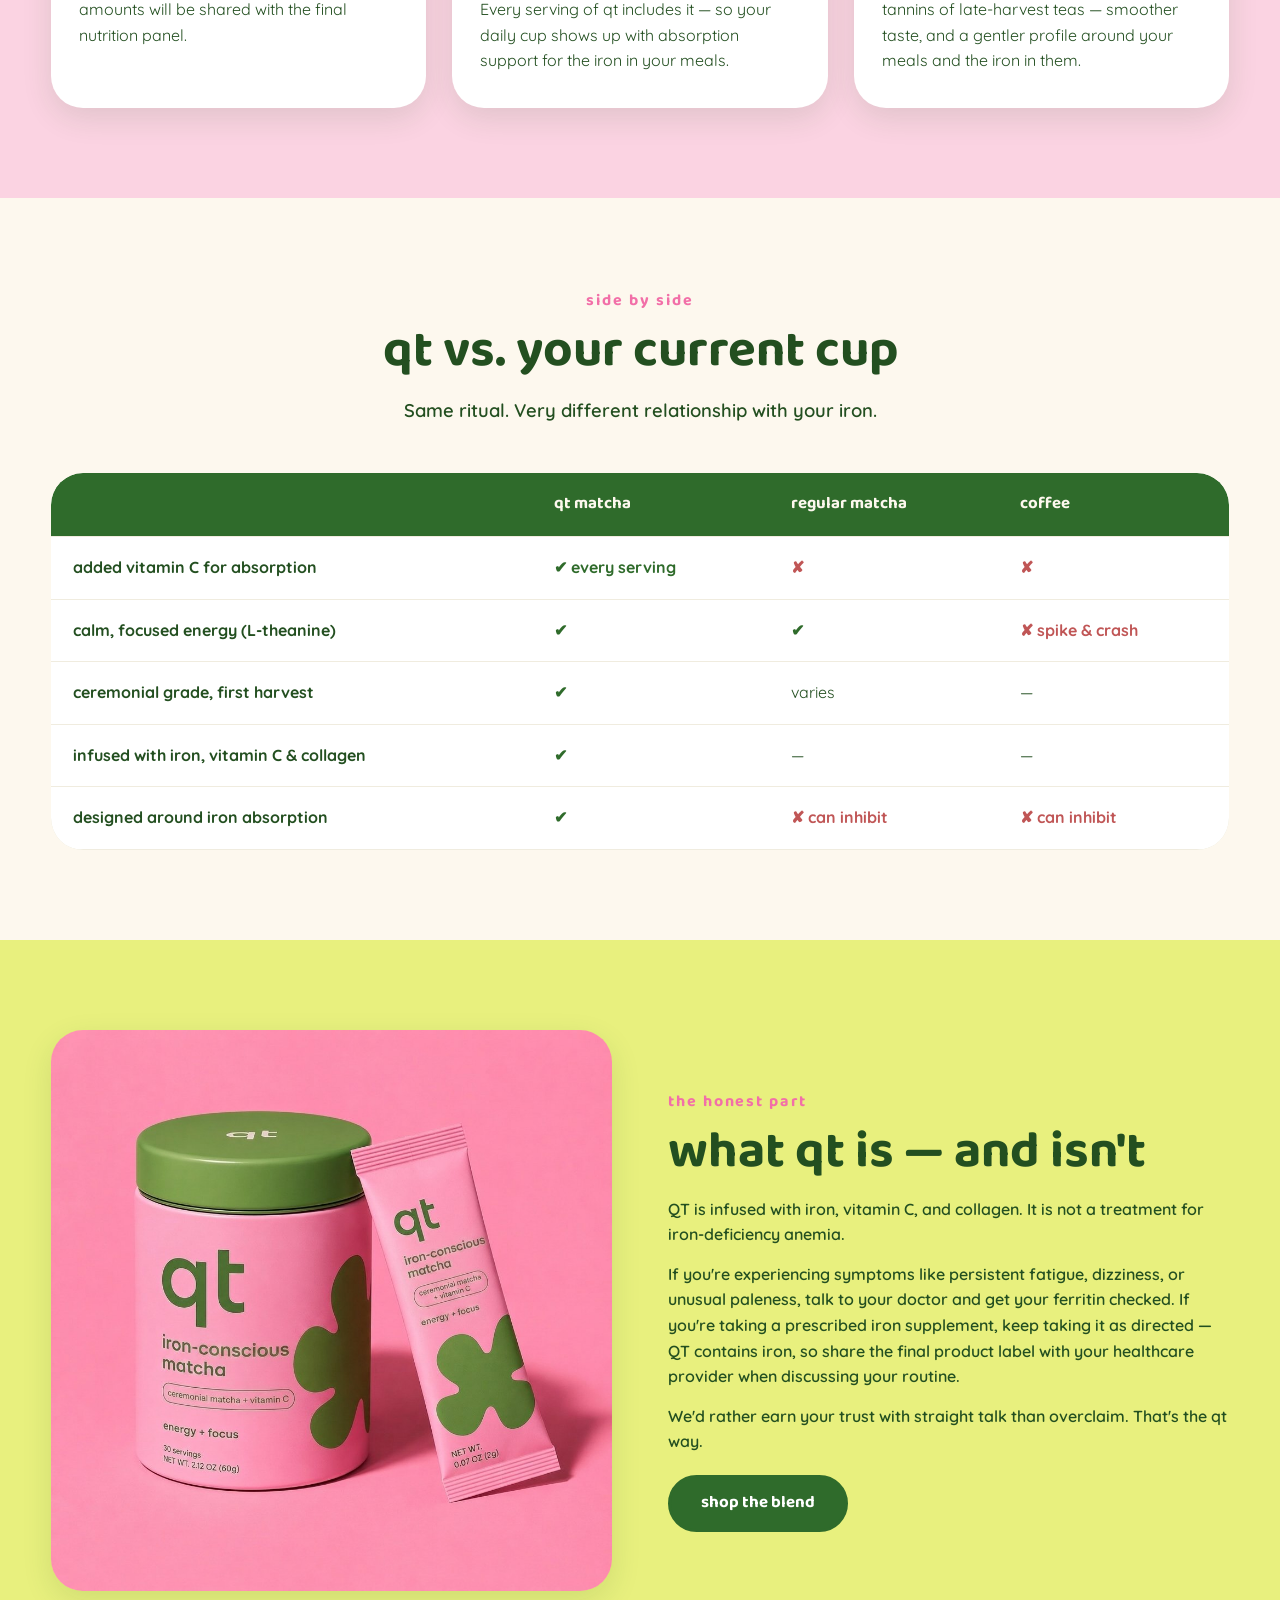
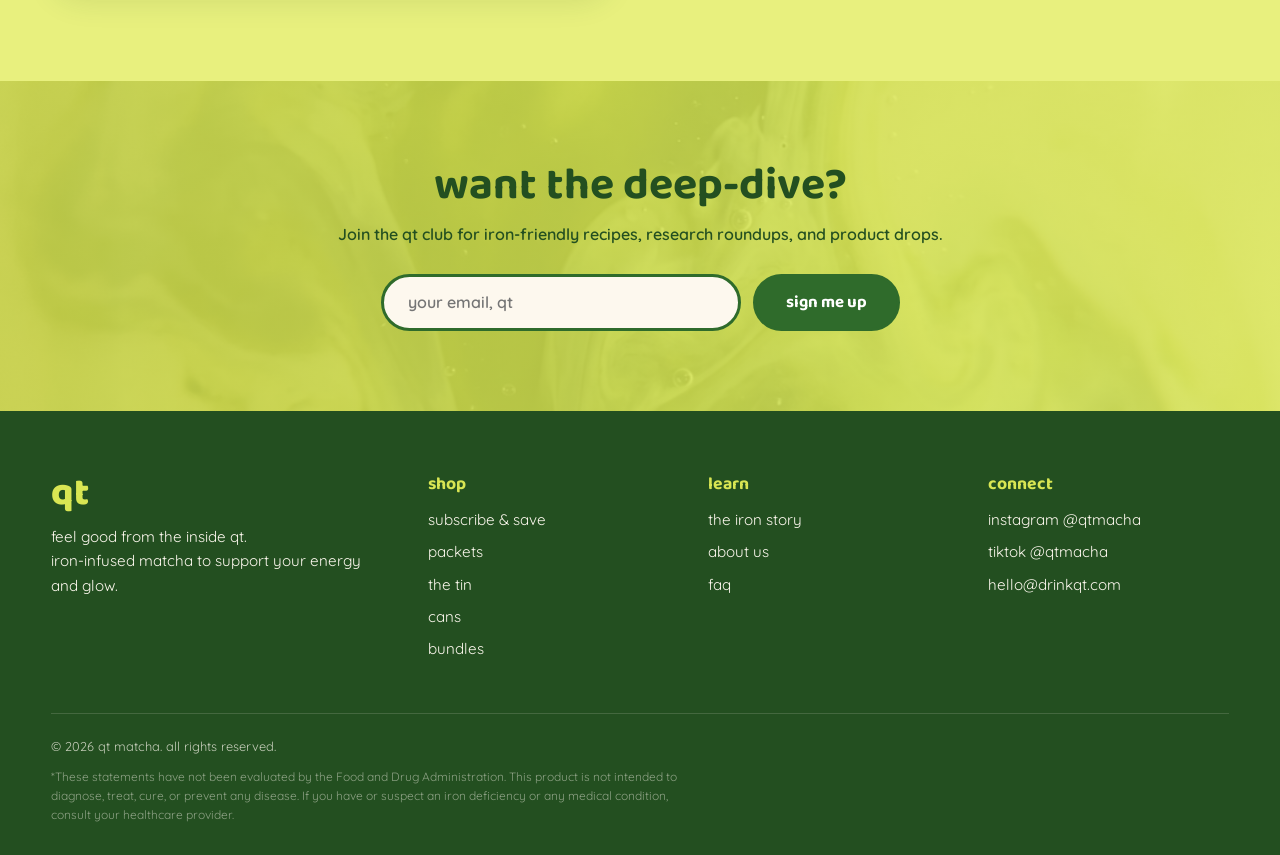
<file: science.html>
<!DOCTYPE html>
<html lang="en">
<head>
  <meta charset="UTF-8">
  <meta name="viewport" content="width=device-width, initial-scale=1.0">
  <title>the iron story — qt matcha</title>
    <link rel="icon" type="image/svg+xml" href="favicon.svg?v=lime-qt-square" />
    <link rel="icon" type="image/png" sizes="32x32" href="favicon-32.png?v=lime-qt-square" />
    <link rel="shortcut icon" href="favicon.ico?v=lime-qt-square" />
    <link rel="apple-touch-icon" sizes="180x180" href="apple-touch-icon.png?v=lime-qt-square" />
  <meta name="description" content="Why regular tea can work against your iron — and how qt matcha's iron-infused blend is designed to support absorption.">
  <link rel="preconnect" href="https://fonts.googleapis.com">
  <link href="https://fonts.googleapis.com/css2?family=Baloo+2:wght@600;700;800&family=Quicksand:wght@500;600;700&display=swap" rel="stylesheet">
  <link rel="stylesheet" href="css/style.css">
</head>
<body>

  <div class="announce">free shipping $40+ &nbsp;•&nbsp; subscribe &amp; save 15%</div>

  <nav class="nav">
    <div class="container nav-inner">
      <a href="index.html" class="logo">qt<span>matcha</span></a>
      <ul class="nav-links">
        <li><a href="index.html">home</a></li>
        <li><a href="shop.html">shop</a></li>
        <li><a href="science.html" class="active">the iron story</a></li>
        <li><a href="about.html">about</a></li>
        <li><a href="quiz.html">quiz</a></li>
        <li><a href="faq.html">faq</a></li>
      </ul>
      <a href="shop.html" class="btn nav-cta">shop now</a>
      <button class="hamburger" aria-label="menu">☰</button>
    </div>
  </nav>

  <header class="page-hero bg-green">
    <div class="container">
      <h1>the iron story</h1>
      <p>Iron shortfall is one of the most common nutrient gaps in the US. Your daily tea habit might be part of the problem. We built qt to be part of the answer.</p>
    </div>
  </header>

  <section class="block">
    <div class="container split">
      <div>
        <div class="kicker">the problem</div>
        <h2 class="title">tea and iron have a complicated relationship</h2>
        <p style="font-weight:600; margin-bottom:14px;">Green tea — matcha included — is naturally rich in tannins and catechins. They're great antioxidants, but they bind to non-heme iron (the kind in plants and supplements) in your gut, which can meaningfully reduce how much iron your body absorbs when you drink tea with or near meals.</p>
        <p style="font-weight:600; margin-bottom:14px;">Meanwhile, iron shortfall is widespread: menstruating women, pregnant women, endurance athletes, frequent blood donors, and anyone eating mostly plant-based are all at elevated risk. Fatigue, brain fog, cold hands, and weak workouts are common signs.</p>
        <p style="font-weight:600;">So the people who love matcha most — health-conscious, often plant-based — are frequently the same people quietly running low on iron. That's the gap qt was designed to close.</p>
      </div>
      <div>
        <img src="images/cans-trio.jpg" alt="qt matcha cans">
      </div>
    </div>
  </section>

  <section class="block" style="background: var(--pink-pale);">
    <div class="container">
      <div class="center">
        <div class="kicker">the fix</div>
        <h2 class="title">how the iron-infused blend works</h2>
        <p class="sub">Three design decisions, one goal: a daily matcha that supports your iron instead of fighting it.</p>
      </div>
      <div class="science-steps">
        <div class="step">
          <div class="n">01</div>
          <h3>iron-infused</h3>
          <p>QT is infused with iron, alongside vitamin C and collagen. Ingredient forms and amounts will be shared with the final nutrition panel.</p>
        </div>
        <div class="step">
          <div class="n">02</div>
          <h3>vitamin C, built in</h3>
          <p>Vitamin C is one of the best-documented enhancers of non-heme iron absorption. Every serving of qt includes it — so your daily cup shows up with absorption support for the iron in your meals.</p>
        </div>
        <div class="step">
          <div class="n">03</div>
          <h3>a balanced matcha base</h3>
          <p>Our first-harvest, ceremonial-grade matcha is naturally lower in the harsh tannins of late-harvest teas — smoother taste, and a gentler profile around your meals and the iron in them.</p>
        </div>
      </div>
    </div>
  </section>

  <section class="block">
    <div class="container">
      <div class="center">
        <div class="kicker">side by side</div>
        <h2 class="title">qt vs. your current cup</h2>
        <p class="sub">Same ritual. Very different relationship with your iron.</p>
      </div>
      <div class="table-scroll">
        <table class="compare">
          <thead>
            <tr>
              <th></th>
              <th>qt matcha</th>
              <th>regular matcha</th>
              <th>coffee</th>
            </tr>
          </thead>
          <tbody>
            <tr><td>added vitamin C for absorption</td><td class="yes">✔ every serving</td><td class="no">✘</td><td class="no">✘</td></tr>
            <tr><td>calm, focused energy (L-theanine)</td><td class="yes">✔</td><td class="yes">✔</td><td class="no">✘ spike &amp; crash</td></tr>
            <tr><td>ceremonial grade, first harvest</td><td class="yes">✔</td><td>varies</td><td>—</td></tr>
            <tr><td>infused with iron, vitamin C &amp; collagen</td><td class="yes">✔</td><td>—</td><td>—</td></tr>
            <tr><td>designed around iron absorption</td><td class="yes">✔</td><td class="no">✘ can inhibit</td><td class="no">✘ can inhibit</td></tr>
          </tbody>
        </table>
      </div>
    </div>
  </section>

  <section class="block" style="background: var(--chartreuse-light);">
    <div class="container split">
      <div>
        <img src="images/tin-packet.jpg" alt="qt matcha tin and travel packet">
      </div>
      <div>
        <div class="kicker">the honest part</div>
        <h2 class="title">what qt is — and isn't</h2>
        <p style="font-weight:600; margin-bottom:14px;">QT is infused with iron, vitamin C, and collagen. It is not a treatment for iron-deficiency anemia.</p>
        <p style="font-weight:600; margin-bottom:14px;">If you're experiencing symptoms like persistent fatigue, dizziness, or unusual paleness, talk to your doctor and get your ferritin checked. If you're taking a prescribed iron supplement, keep taking it as directed — QT contains iron, so share the final product label with your healthcare provider when discussing your routine.</p>
        <p style="font-weight:600;">We'd rather earn your trust with straight talk than overclaim. That's the qt way.</p>
        <a href="shop.html" class="btn" style="margin-top:20px;">shop the blend</a>
      </div>
    </div>
  </section>

  <section class="newsletter">
    <div class="container">
      <h2>want the deep-dive?</h2>
      <p>Join the qt club for iron-friendly recipes, research roundups, and product drops.</p>
      <form class="news-form">
        <input type="email" placeholder="your email, qt" required>
        <button type="submit" class="btn">sign me up</button>
      </form>
    </div>
  </section>

  <footer>
    <div class="container">
      <div class="foot-grid">
        <div>
          <div class="foot-logo">qt</div>
          <p style="margin-top:12px; font-size:0.95rem;">feel good from the inside qt.<br>iron-infused matcha to support your energy and glow.</p>
        </div>
        <div>
          <h4>shop</h4>
          <ul>
            <li><a href="subscribe.html">subscribe &amp; save</a></li>
            <li><a href="shop.html">packets</a></li>
            <li><a href="shop.html">the tin</a></li>
            <li><a href="shop.html">cans</a></li>
            <li><a href="shop.html">bundles</a></li>
          </ul>
        </div>
        <div>
          <h4>learn</h4>
          <ul>
            <li><a href="science.html">the iron story</a></li>
            <li><a href="about.html">about us</a></li>
            <li><a href="faq.html">faq</a></li>
          </ul>
        </div>
        <div>
          <h4>connect</h4>
          <ul>
            <li><a href="#">instagram @qtmacha</a></li>
            <li><a href="#">tiktok @qtmacha</a></li>
            <li><a href="#">hello@drinkqt.com</a></li>
          </ul>
        </div>
      </div>
      <div class="foot-note">
        © 2026 qt matcha. all rights reserved.
        <p class="disclaimer">*These statements have not been evaluated by the Food and Drug Administration. This product is not intended to diagnose, treat, cure, or prevent any disease. If you have or suspect an iron deficiency or any medical condition, consult your healthcare provider.</p>
      </div>
    </div>
  </footer>

  <script src="js/main.js"></script>
</body>
</html>
</file>
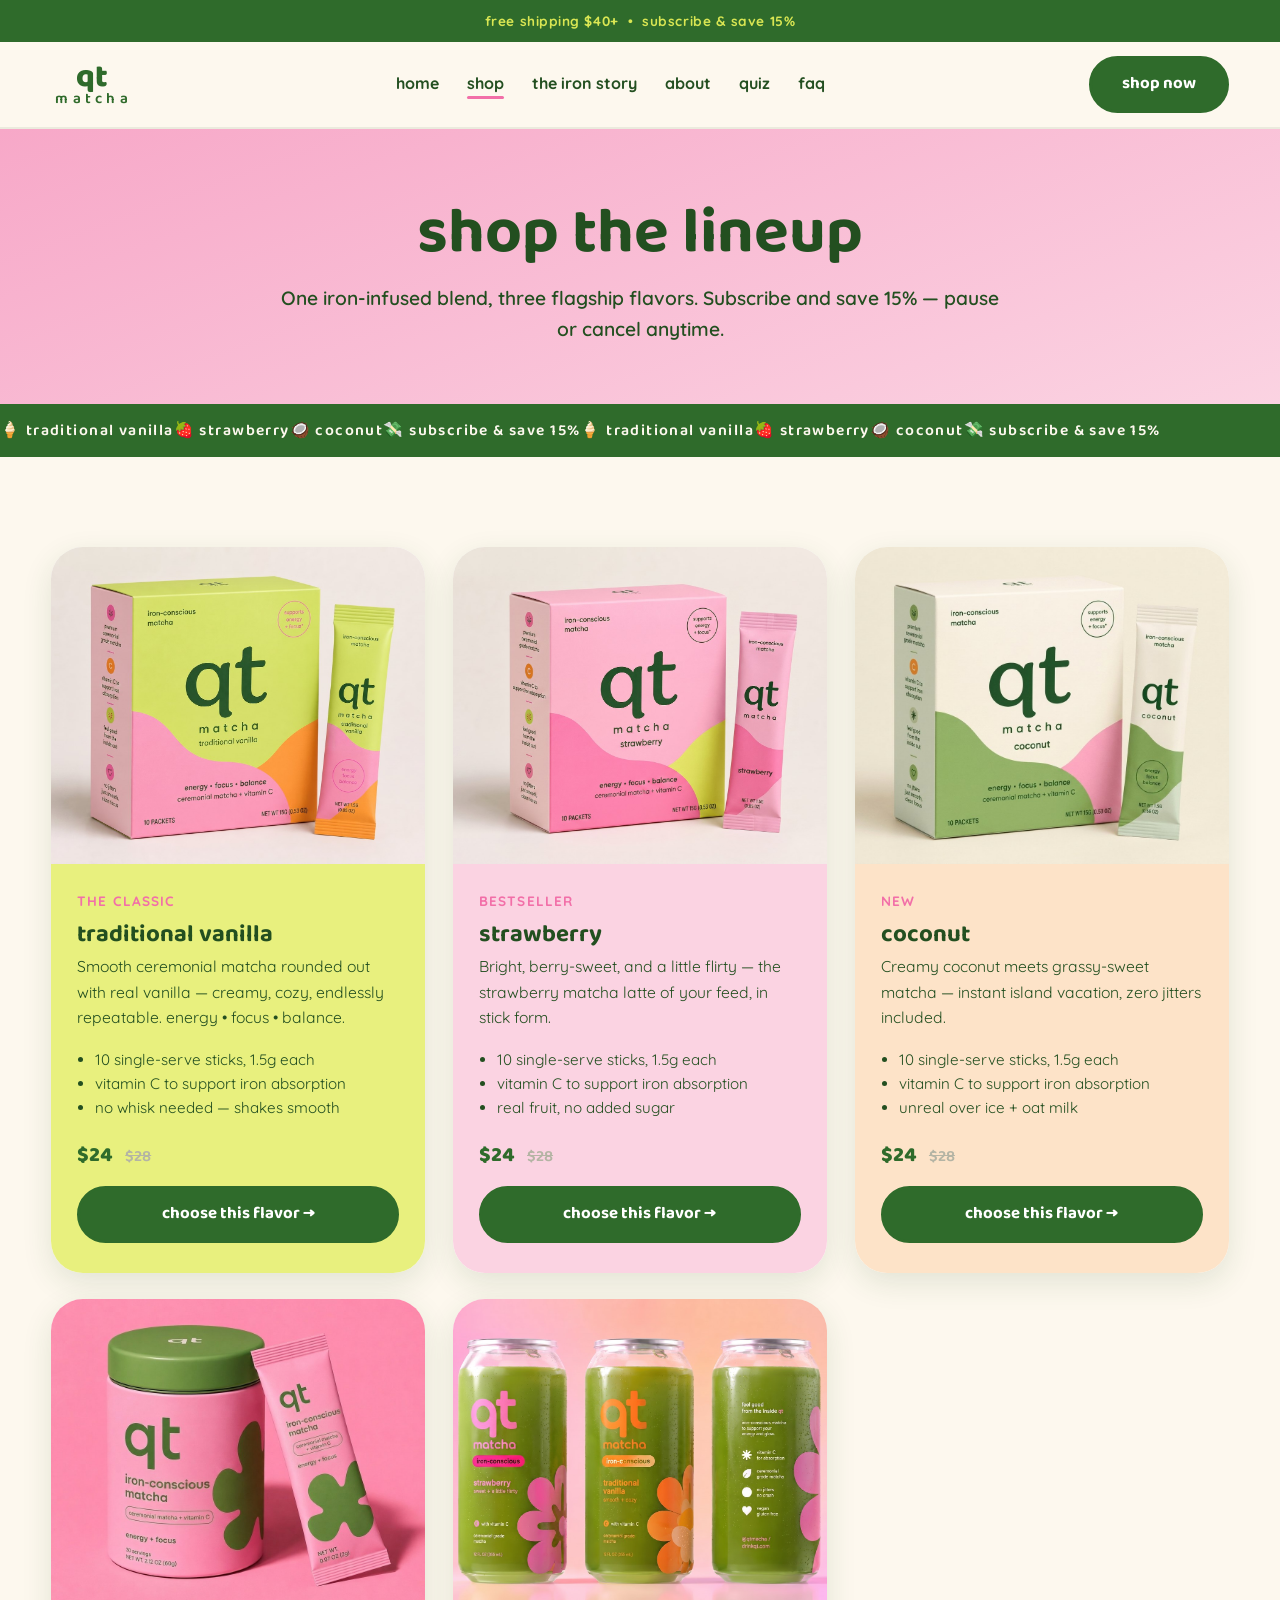
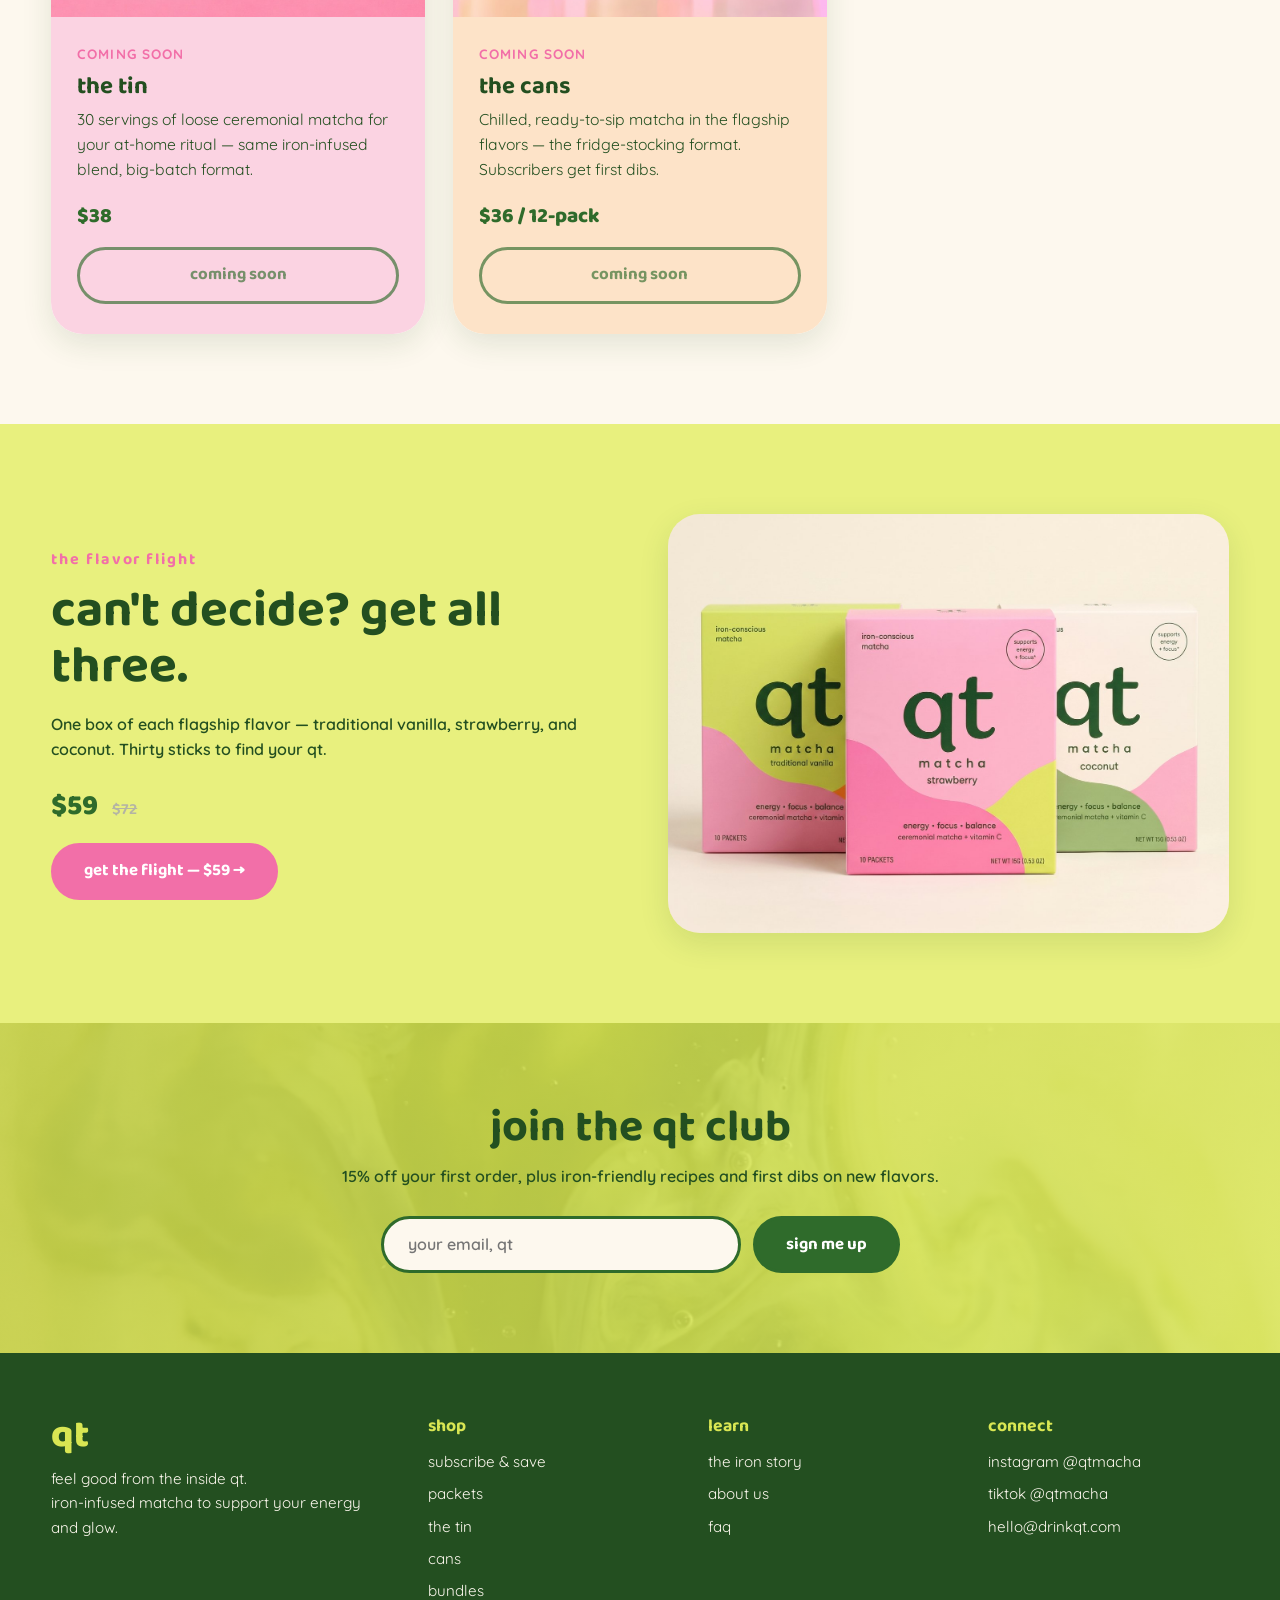
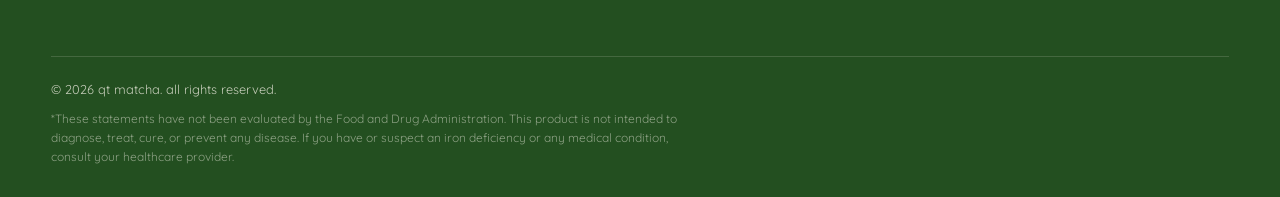
<file: shop.html>
<!DOCTYPE html>
<html lang="en">
<head>
  <meta charset="UTF-8">
  <meta name="viewport" content="width=device-width, initial-scale=1.0">
  <title>shop — qt matcha</title>
    <link rel="icon" type="image/svg+xml" href="favicon.svg?v=lime-qt-square" />
    <link rel="icon" type="image/png" sizes="32x32" href="favicon-32.png?v=lime-qt-square" />
    <link rel="shortcut icon" href="favicon.ico?v=lime-qt-square" />
    <link rel="apple-touch-icon" sizes="180x180" href="apple-touch-icon.png?v=lime-qt-square" />
  <meta name="description" content="Shop qt matcha: iron-infused matcha sticks in traditional vanilla, strawberry, and coconut.">
  <link rel="preconnect" href="https://fonts.googleapis.com">
  <link href="https://fonts.googleapis.com/css2?family=Baloo+2:wght@600;700;800&family=Quicksand:wght@500;600;700&display=swap" rel="stylesheet">
  <link rel="stylesheet" href="css/style.css">
</head>
<body>

  <div class="announce">free shipping $40+ &nbsp;•&nbsp; subscribe &amp; save 15%</div>

  <nav class="nav">
    <div class="container nav-inner">
      <a href="index.html" class="logo">qt<span>matcha</span></a>
      <ul class="nav-links">
        <li><a href="index.html">home</a></li>
        <li><a href="shop.html" class="active">shop</a></li>
        <li><a href="science.html">the iron story</a></li>
        <li><a href="about.html">about</a></li>
        <li><a href="quiz.html">quiz</a></li>
        <li><a href="faq.html">faq</a></li>
      </ul>
      <a href="#lineup" class="btn nav-cta">shop now</a>
      <button class="hamburger" aria-label="menu">☰</button>
    </div>
  </nav>

  <header class="page-hero bg-pink">
    <div class="container">
      <h1>shop the lineup</h1>
      <p>One iron-infused blend, three flagship flavors. Subscribe and save 15% — pause or cancel anytime.</p>
    </div>
  </header>

  <div class="ticker" aria-hidden="true">
    <div class="ticker-track">
      <span>🍦 traditional vanilla</span><span>🍓 strawberry</span><span>🥥 coconut</span><span>💸 subscribe &amp; save 15%</span><span>🍦 traditional vanilla</span><span>🍓 strawberry</span><span>🥥 coconut</span><span>💸 subscribe &amp; save 15%</span>
    </div>
  </div>

  <section class="block" id="lineup">
    <div class="container">
      <div class="cards">
        <article class="card c-green">
          <div class="card-img"><img src="images/packet-vanilla.jpg" alt="qt matcha traditional vanilla — 10 single-serve sticks"></div>
          <div class="card-body">
            <div class="card-tag">the classic</div>
            <h3>traditional vanilla</h3>
            <p>Smooth ceremonial matcha rounded out with real vanilla — creamy, cozy, endlessly repeatable. energy • focus • balance.</p>
            <ul style="margin: 0 0 18px 18px; font-size: 0.95rem;">
              <li>10 single-serve sticks, 1.5g each</li>
              <li>vitamin C to support iron absorption</li>
              <li>no whisk needed — shakes smooth</li>
            </ul>
            <div class="price">$24 <s>$28</s></div>
            <a href="subscribe.html" class="btn">choose this flavor →</a>
          </div>
        </article>

        <article class="card c-pink">
          <div class="card-img"><img src="images/packet-strawberry.jpg" alt="qt matcha strawberry — 10 single-serve sticks"></div>
          <div class="card-body">
            <div class="card-tag">bestseller</div>
            <h3>strawberry</h3>
            <p>Bright, berry-sweet, and a little flirty — the strawberry matcha latte of your feed, in stick form.</p>
            <ul style="margin: 0 0 18px 18px; font-size: 0.95rem;">
              <li>10 single-serve sticks, 1.5g each</li>
              <li>vitamin C to support iron absorption</li>
              <li>real fruit, no added sugar</li>
            </ul>
            <div class="price">$24 <s>$28</s></div>
            <a href="subscribe.html" class="btn">choose this flavor →</a>
          </div>
        </article>

        <article class="card c-orange">
          <div class="card-img"><img src="images/packet-coconut.jpg" alt="qt matcha coconut — 10 single-serve sticks"></div>
          <div class="card-body">
            <div class="card-tag">new</div>
            <h3>coconut</h3>
            <p>Creamy coconut meets grassy-sweet matcha — instant island vacation, zero jitters included.</p>
            <ul style="margin: 0 0 18px 18px; font-size: 0.95rem;">
              <li>10 single-serve sticks, 1.5g each</li>
              <li>vitamin C to support iron absorption</li>
              <li>unreal over ice + oat milk</li>
            </ul>
            <div class="price">$24 <s>$28</s></div>
            <a href="subscribe.html" class="btn">choose this flavor →</a>
          </div>
        </article>
      </div>

      <div class="cards" style="margin-top:26px;">
        <article class="card c-pink">
          <div class="card-img"><img src="images/tin-packet.jpg" alt="qt matcha 30-serving tin with travel packet"></div>
          <div class="card-body">
            <div class="card-tag">coming soon</div>
            <h3>the tin</h3>
            <p>30 servings of loose ceremonial matcha for your at-home ritual — same iron-infused blend, big-batch format.</p>
            <div class="price">$38</div>
            <span class="btn btn-outline" style="pointer-events:none; opacity:.65;">coming soon</span>
          </div>
        </article>
        <article class="card c-orange">
          <div class="card-img"><img src="images/cans-trio.jpg" alt="qt matcha ready-to-drink cans"></div>
          <div class="card-body">
            <div class="card-tag">coming soon</div>
            <h3>the cans</h3>
            <p>Chilled, ready-to-sip matcha in the flagship flavors — the fridge-stocking format. Subscribers get first dibs.</p>
            <div class="price">$36 / 12-pack</div>
            <span class="btn btn-outline" style="pointer-events:none; opacity:.65;">coming soon</span>
          </div>
        </article>
      </div>
    </div>
  </section>

  <section class="block" style="background: var(--chartreuse-light);">
    <div class="container split">
      <div>
        <div class="kicker">the flavor flight</div>
        <h2 class="title">can't decide? get all three.</h2>
        <p style="font-weight:600; margin-bottom:20px;">One box of each flagship flavor — traditional vanilla, strawberry, and coconut. Thirty sticks to find your qt.</p>
        <div class="price" style="font-size:1.8rem;">$59 <s>$72</s></div>
        <a href="subscribe.html" class="btn btn-pink">get the flight — $59 →</a>
      </div>
      <div>
        <img src="images/flavor-flight.jpg" alt="the flavor flight — all three qt matcha flavor boxes">
      </div>
    </div>
  </section>

  <section class="newsletter">
    <div class="container">
      <h2>join the qt club</h2>
      <p>15% off your first order, plus iron-friendly recipes and first dibs on new flavors.</p>
      <form class="news-form">
        <input type="email" placeholder="your email, qt" required>
        <button type="submit" class="btn">sign me up</button>
      </form>
    </div>
  </section>

  <footer>
    <div class="container">
      <div class="foot-grid">
        <div>
          <div class="foot-logo">qt</div>
          <p style="margin-top:12px; font-size:0.95rem;">feel good from the inside qt.<br>iron-infused matcha to support your energy and glow.</p>
        </div>
        <div>
          <h4>shop</h4>
          <ul>
            <li><a href="subscribe.html">subscribe &amp; save</a></li>
            <li><a href="shop.html">packets</a></li>
            <li><a href="shop.html">the tin</a></li>
            <li><a href="shop.html">cans</a></li>
            <li><a href="shop.html">bundles</a></li>
          </ul>
        </div>
        <div>
          <h4>learn</h4>
          <ul>
            <li><a href="science.html">the iron story</a></li>
            <li><a href="about.html">about us</a></li>
            <li><a href="faq.html">faq</a></li>
          </ul>
        </div>
        <div>
          <h4>connect</h4>
          <ul>
            <li><a href="#">instagram @qtmacha</a></li>
            <li><a href="#">tiktok @qtmacha</a></li>
            <li><a href="#">hello@drinkqt.com</a></li>
          </ul>
        </div>
      </div>
      <div class="foot-note">
        © 2026 qt matcha. all rights reserved.
        <p class="disclaimer">*These statements have not been evaluated by the Food and Drug Administration. This product is not intended to diagnose, treat, cure, or prevent any disease. If you have or suspect an iron deficiency or any medical condition, consult your healthcare provider.</p>
      </div>
    </div>
  </footer>

  <script src="js/main.js"></script>
</body>
</html>
</file>
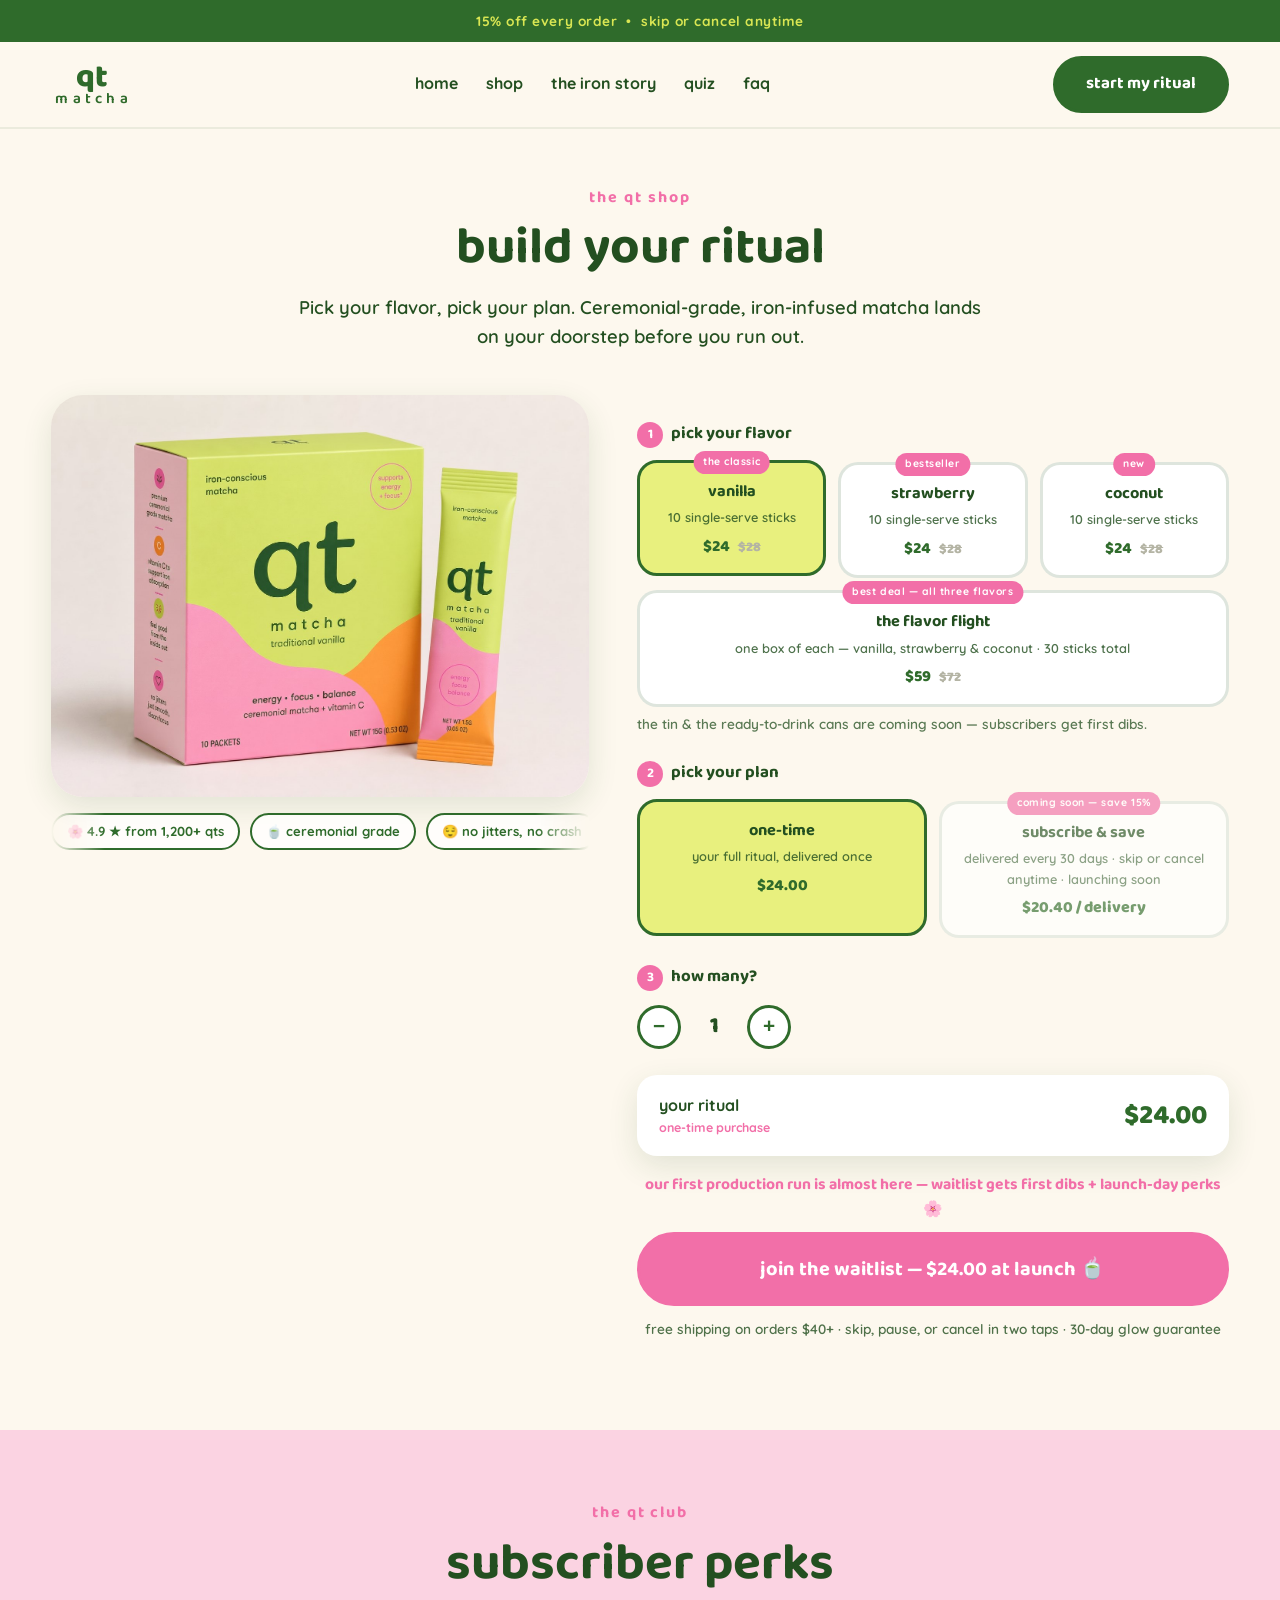
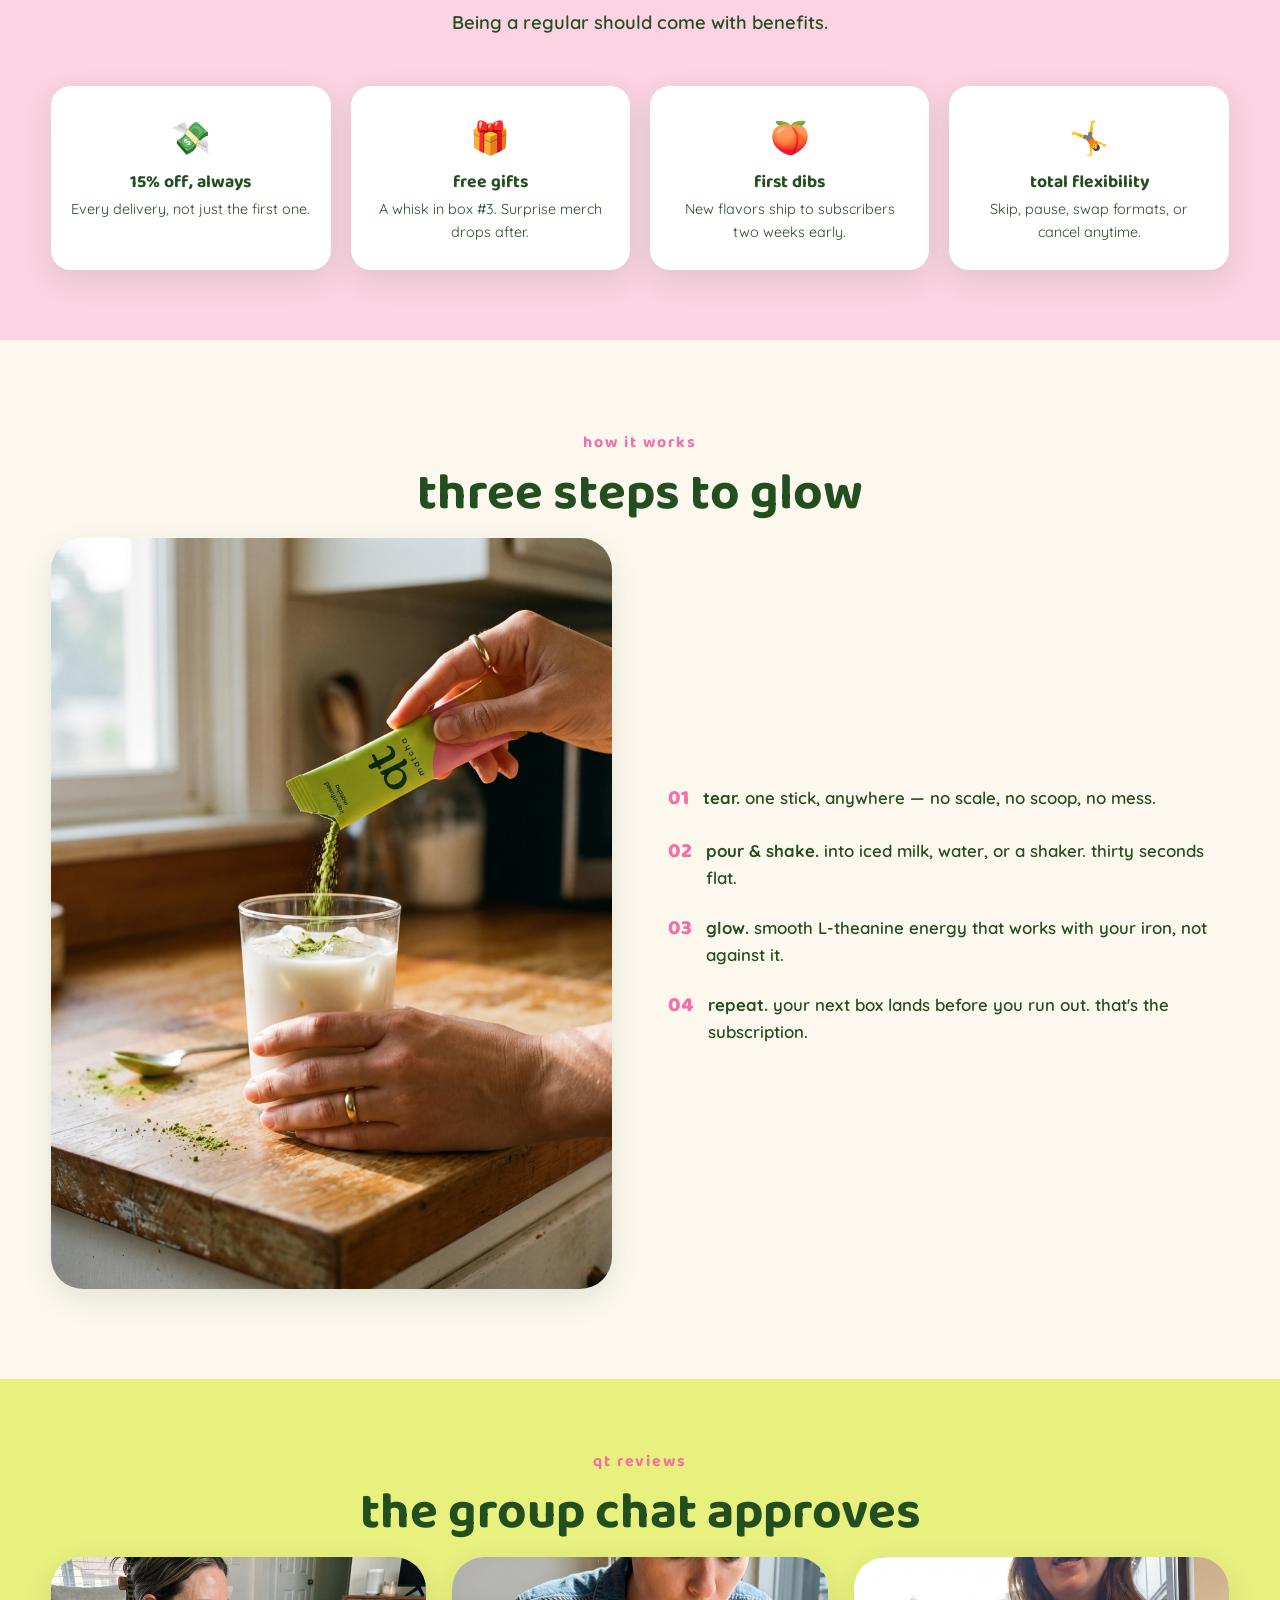
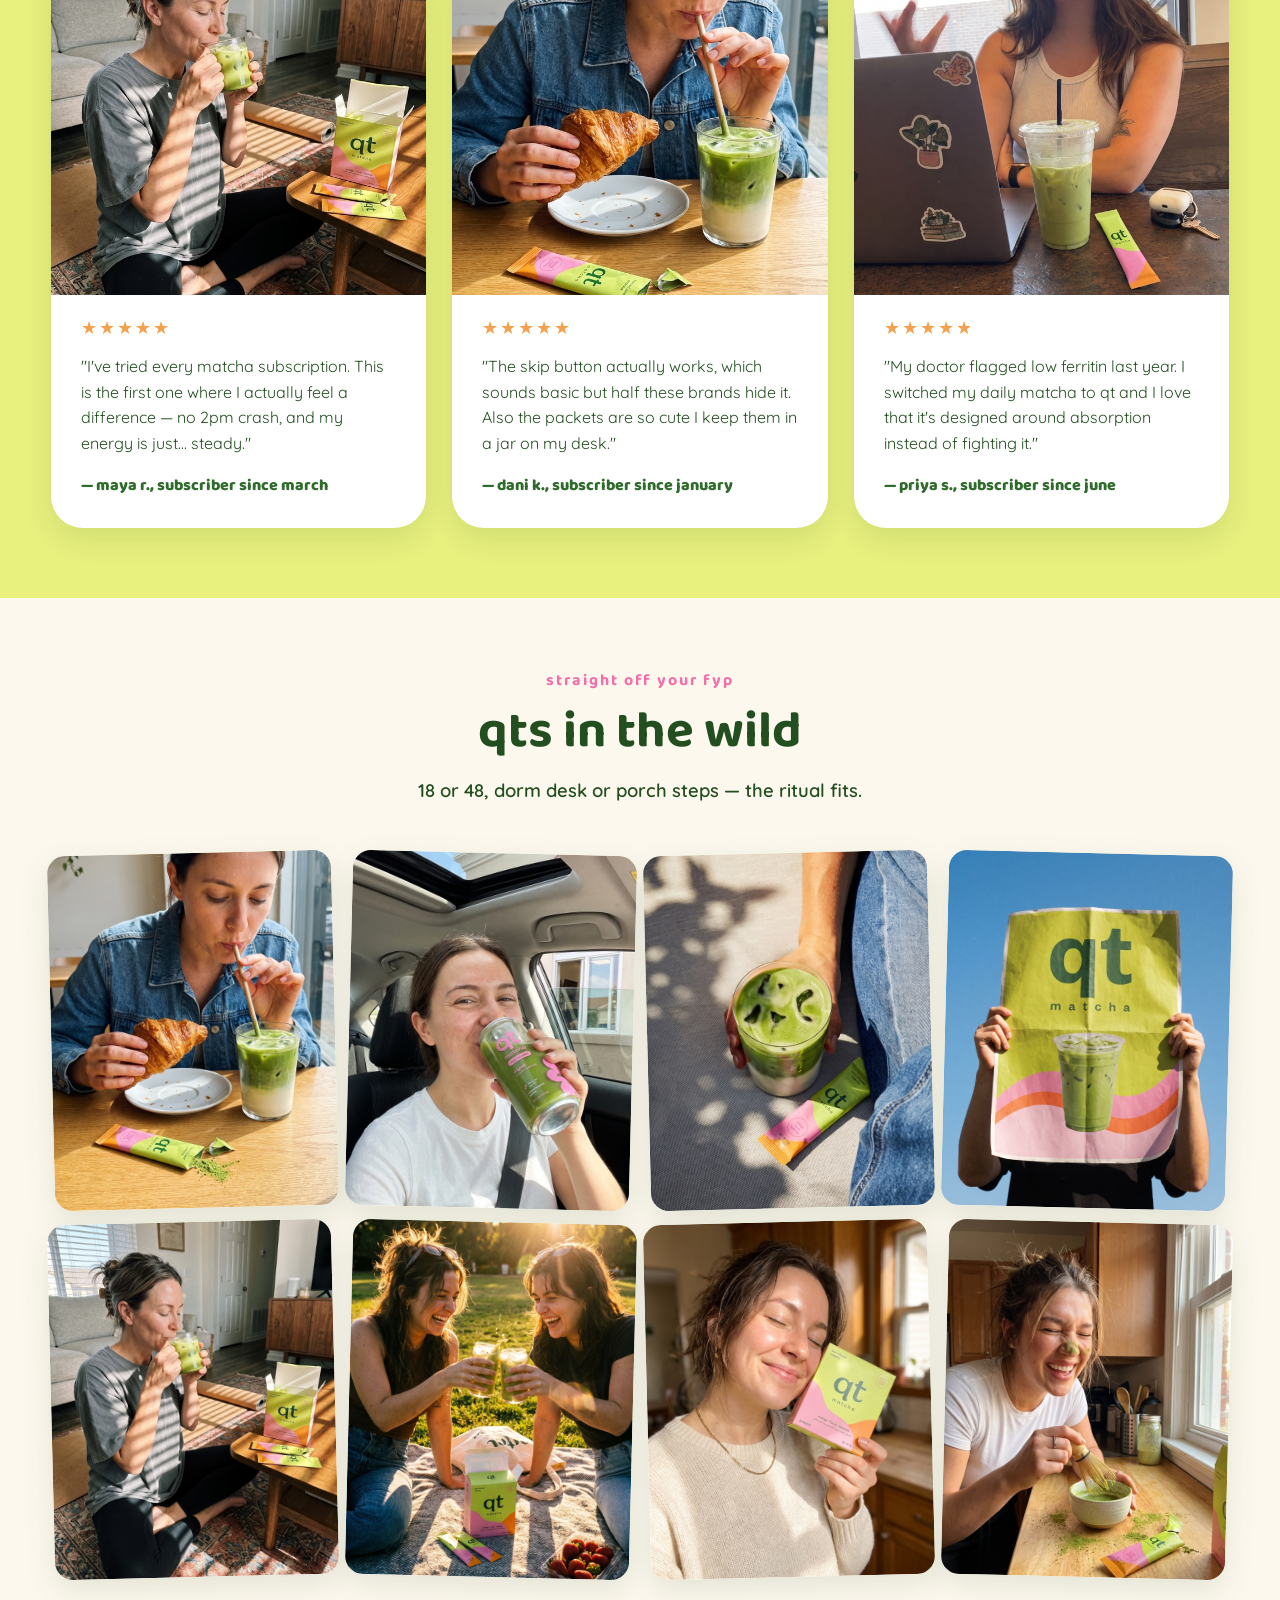
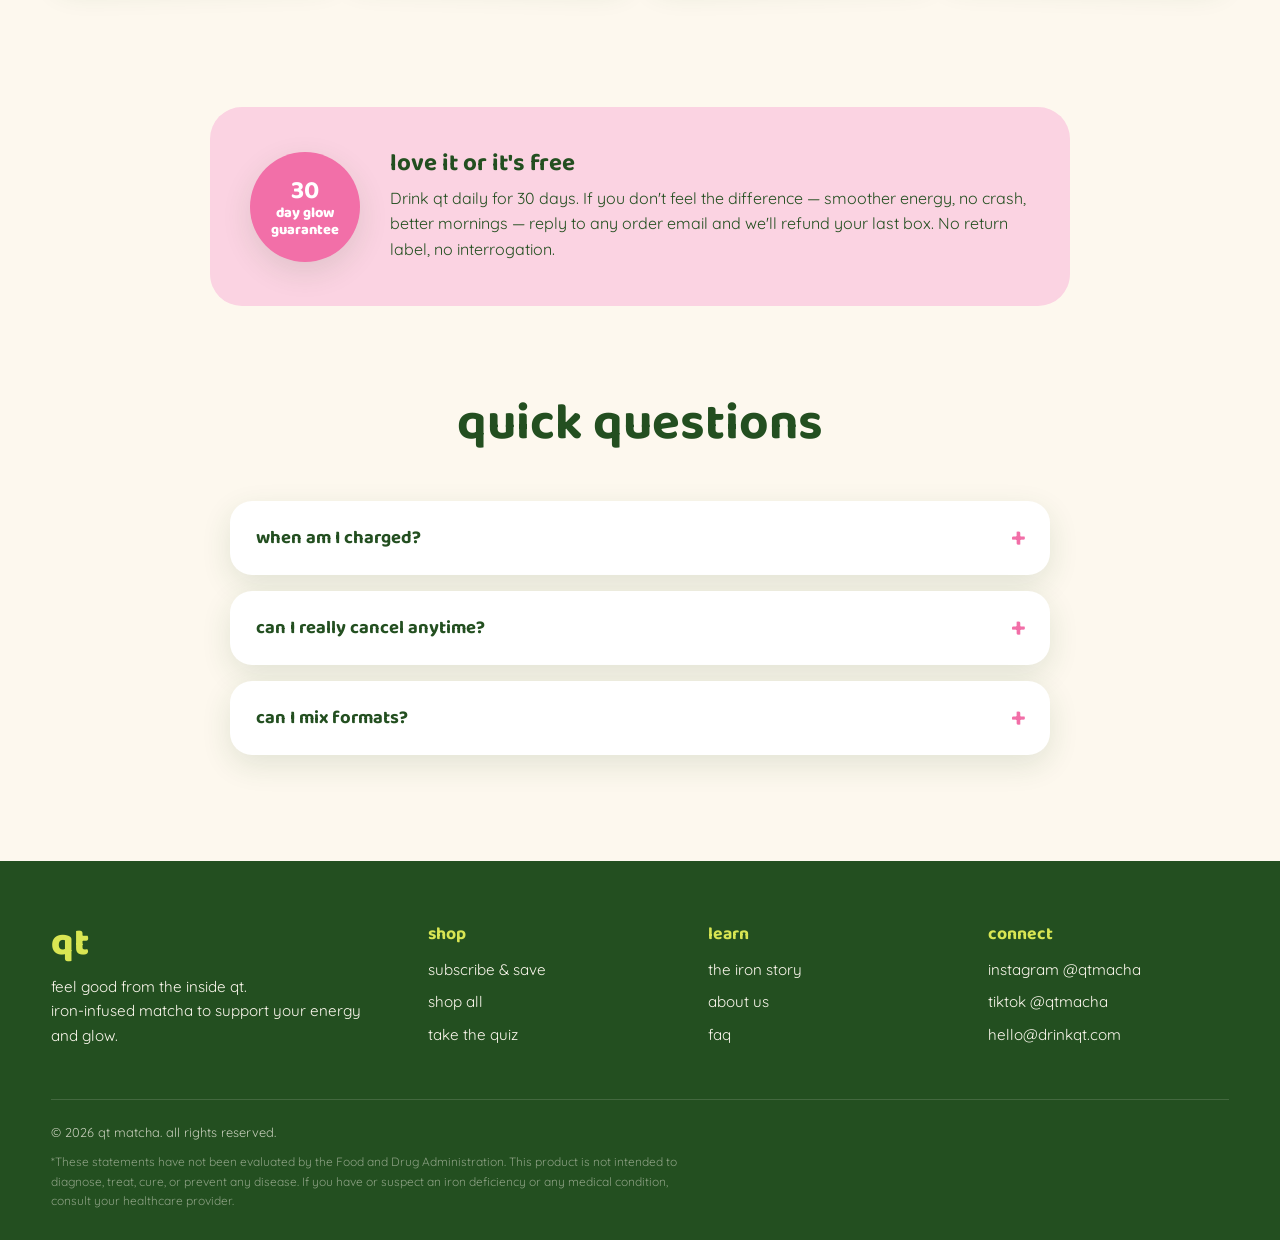
<file: subscribe.html>
<!DOCTYPE html>
<html lang="en">
<head>
  <meta charset="UTF-8">
  <meta name="viewport" content="width=device-width, initial-scale=1.0">
  <title>shop qt matcha — build your ritual</title>
    <link rel="icon" type="image/svg+xml" href="favicon.svg?v=lime-qt-square" />
    <link rel="icon" type="image/png" sizes="32x32" href="favicon-32.png?v=lime-qt-square" />
    <link rel="shortcut icon" href="favicon.ico?v=lime-qt-square" />
    <link rel="apple-touch-icon" sizes="180x180" href="apple-touch-icon.png?v=lime-qt-square" />
  <meta name="description" content="Build your qt matcha ritual. Pick your format, subscribe & save 15%, skip or cancel anytime.">
  <link rel="preconnect" href="https://fonts.googleapis.com">
  <link href="https://fonts.googleapis.com/css2?family=Baloo+2:wght@600;700;800&family=Quicksand:wght@500;600;700&display=swap" rel="stylesheet">
  <link rel="stylesheet" href="css/style.css">
</head>
<body class="has-sticky">

  <div class="announce">15% off every order &nbsp;•&nbsp; skip or cancel anytime</div>

  <nav class="nav">
    <div class="container nav-inner">
      <a href="index.html" class="logo">qt<span>matcha</span></a>
      <ul class="nav-links">
        <li><a href="index.html">home</a></li>
        <li><a href="shop.html">shop</a></li>
        <li><a href="science.html">the iron story</a></li>
        <li><a href="quiz.html">quiz</a></li>
        <li><a href="faq.html">faq</a></li>
      </ul>
      <a href="#buy" class="btn nav-cta">start my ritual</a>
      <button class="hamburger" aria-label="menu">☰</button>
    </div>
  </nav>

  <!-- BUYBOX -->
  <section class="block" id="buy" style="padding-top:56px;">
    <div class="container">
      <div class="center buy-head" style="margin-bottom:44px;">
        <div class="kicker">the qt shop</div>
        <h2 class="title">build your ritual</h2>
        <p class="sub" style="margin-bottom:0;">Pick your flavor, pick your plan. Ceremonial-grade, iron-infused matcha lands on your doorstep before you run out.</p>
      </div>

      <div class="buybox">
        <div class="buy-media">
          <img id="buy-img" src="images/packet-vanilla.jpg" alt="qt matcha traditional vanilla packets box">
          <div class="trust-marquee">
            <div class="tm-track">
              <span class="badge">🌸 4.9 ★ from 1,200+ qts</span>
              <span class="badge">🍵 ceremonial grade</span>
              <span class="badge">😌 no jitters, no crash</span>
              <span class="badge">🍊 vitamin C inside</span>
              <span class="badge">🌱 vegan + gluten free</span>
              <span class="badge">✨ 30-day glow guarantee</span>
              <span class="badge">🚚 free shipping over $40</span>
              <span class="badge">🌸 4.9 ★ from 1,200+ qts</span>
              <span class="badge">🍵 ceremonial grade</span>
              <span class="badge">😌 no jitters, no crash</span>
              <span class="badge">🍊 vitamin C inside</span>
              <span class="badge">🌱 vegan + gluten free</span>
              <span class="badge">✨ 30-day glow guarantee</span>
              <span class="badge">🚚 free shipping over $40</span>
            </div>
          </div>
        </div>

        <div>
          <div class="step-label"><span class="n">1</span>pick your flavor</div>
          <div class="opt-grid" id="format-grid">
            <label class="opt-card sel" data-price="24" data-was="28" data-name="vanilla" data-img="images/packet-vanilla.jpg">
              <span class="o-tag">the classic</span>
              <input type="radio" name="format" checked>
              <div class="o-name">vanilla</div>
              <div class="o-sub">10 single-serve sticks</div>
              <div class="o-price">$24 <s>$28</s></div>
            </label>
            <label class="opt-card" data-price="24" data-was="28" data-name="strawberry" data-img="images/packet-strawberry.jpg">
              <span class="o-tag">bestseller</span>
              <input type="radio" name="format">
              <div class="o-name">strawberry</div>
              <div class="o-sub">10 single-serve sticks</div>
              <div class="o-price">$24 <s>$28</s></div>
            </label>
            <label class="opt-card" data-price="24" data-was="28" data-name="coconut" data-img="images/packet-coconut.jpg">
              <span class="o-tag">new</span>
              <input type="radio" name="format">
              <div class="o-name">coconut</div>
              <div class="o-sub">10 single-serve sticks</div>
              <div class="o-price">$24 <s>$28</s></div>
            </label>
            <label class="opt-card" style="grid-column: 1 / -1;" data-price="59" data-was="72" data-name="the flavor flight" data-img="images/flavor-flight.jpg">
              <span class="o-tag">best deal — all three flavors</span>
              <input type="radio" name="format">
              <div class="o-name">the flavor flight</div>
              <div class="o-sub">one box of each — vanilla, strawberry &amp; coconut · 30 sticks total</div>
              <div class="o-price">$59 <s>$72</s></div>
            </label>
          </div>
          <p style="font-size:0.85rem; font-weight:600; opacity:0.75; margin:6px 0 20px;">the tin &amp; the ready-to-drink cans are coming soon — subscribers get first dibs.</p>

          <div class="step-label"><span class="n">2</span>pick your plan</div>
          <div class="opt-grid two" id="plan-grid">
            <label class="opt-card sel" data-plan="one">
              <input type="radio" name="plan" checked>
              <div class="o-name">one-time</div>
              <div class="o-sub">your full ritual, delivered once</div>
              <div class="o-price" id="one-price">$24</div>
            </label>
            <label class="opt-card" data-plan="sub" style="pointer-events:none; opacity:.65;">
              <span class="o-tag">coming soon — save 15%</span>
              <input type="radio" name="plan" disabled>
              <div class="o-name">subscribe &amp; save</div>
              <div class="o-sub">delivered every 30 days · skip or cancel anytime · launching soon</div>
              <div class="o-price" id="sub-price">$20.40 / delivery</div>
            </label>
          </div>

          <div class="step-label"><span class="n">3</span>how many?</div>
          <div class="qty-row">
            <button class="qty-btn" id="qty-minus" aria-label="decrease quantity">−</button>
            <span class="qty-num" id="qty-num">1</span>
            <button class="qty-btn" id="qty-plus" aria-label="increase quantity">+</button>
            <span style="font-size:0.85rem; font-weight:700; color:var(--pink-hot);" id="qty-note"></span>
          </div>

          <div class="total-line">
            <div class="t-label">your ritual<br><small id="t-plan-note">subscribed · save 15% every delivery</small></div>
            <div class="t-price"><s id="t-was">$24.00</s> <span id="t-now">$20.40</span></div>
          </div>

          <p id="sub-note" style="text-align:center; font-family:var(--font-display); font-weight:700; color:var(--green-deep); margin:0 0 10px; font-size:0.98rem;">subscribe &amp; save — your daily glow, on&nbsp;autopilot&nbsp;🍵</p>
          <p style="text-align:center; font-family:var(--font-display); font-weight:700; color:var(--pink-hot); margin:0 0 10px; font-size:0.98rem;">our first production run is almost here — waitlist gets first dibs + launch-day perks 🌸</p>
          <a href="#" class="btn btn-pink big-cta" id="main-cta">join the waitlist →</a>
          <form id="waitlist-form" class="news-form" style="display:none; margin:0 0 10px;">
            <input type="email" placeholder="your email, qt" required>
            <button type="submit" class="btn btn-pink">save my spot 🍵</button>
          </form>
          <p class="fine">free shipping on orders $40+ · skip, pause, or cancel in two taps · 30-day glow guarantee</p>
        </div>
      </div>
    </div>
  </section>

  <!-- PERKS -->
  <section class="block" style="background: var(--pink-pale); padding: 70px 0;">
    <div class="container">
      <div class="center">
        <div class="kicker">the qt club</div>
        <h2 class="title">subscriber perks</h2>
        <p class="sub">Being a regular should come with benefits.</p>
      </div>
      <div class="perks">
        <div class="perk"><div class="p-ico">💸</div><h3>15% off, always</h3><p>Every delivery, not just the first one.</p></div>
        <div class="perk"><div class="p-ico">🎁</div><h3>free gifts</h3><p>A whisk in box #3. Surprise merch drops after.</p></div>
        <div class="perk"><div class="p-ico">🍑</div><h3>first dibs</h3><p>New flavors ship to subscribers two weeks early.</p></div>
        <div class="perk"><div class="p-ico">🤸</div><h3>total flexibility</h3><p>Skip, pause, swap formats, or cancel anytime.</p></div>
      </div>
    </div>
  </section>

  <!-- HOW IT WORKS -->
  <section class="block">
    <div class="container">
      <div class="center">
        <div class="kicker">how it works</div>
        <h2 class="title">three steps to glow</h2>
      </div>
      <div class="pour-band">
        <img src="images/pour-ugc.jpg" alt="pouring a qt matcha stick into iced milk">
        <div>
          <ul class="pour-steps">
            <li><span class="ps-n">01</span><span><b>tear.</b> one stick, anywhere — no scale, no scoop, no mess.</span></li>
            <li><span class="ps-n">02</span><span><b>pour &amp; shake.</b> into iced milk, water, or a shaker. thirty seconds flat.</span></li>
            <li><span class="ps-n">03</span><span><b>glow.</b> smooth L-theanine energy that works with your iron, not against it.</span></li>
            <li><span class="ps-n">04</span><span><b>repeat.</b> your next box lands before you run out. that's the subscription.</span></li>
          </ul>
        </div>
      </div>
    </div>
  </section>

  <!-- TESTIMONIALS -->
  <section class="block" style="background: var(--chartreuse-light); padding: 70px 0;">
    <div class="container">
      <div class="center">
        <div class="kicker">qt reviews</div>
        <h2 class="title">the group chat approves</h2>
      </div>
      <div class="testis">
        <div class="testi"><span class="testi-photo"><img src="images/ugc-3.jpg" alt="qt matcha customer photo"></span><div class="stars">★★★★★</div><p>"I've tried every matcha subscription. This is the first one where I actually feel a difference — no 2pm crash, and my energy is just... steady."</p><div class="who-row"><div class="who">— maya r., subscriber since march</div></div></div>
        <div class="testi"><span class="testi-photo"><img src="images/ugc-1.jpg" alt="qt matcha customer photo"></span><div class="stars">★★★★★</div><p>"The skip button actually works, which sounds basic but half these brands hide it. Also the packets are so cute I keep them in a jar on my desk."</p><div class="who-row"><div class="who">— dani k., subscriber since january</div></div></div>
        <div class="testi"><span class="testi-photo"><img src="images/ugc-10.jpg" alt="qt matcha customer photo"></span><div class="stars">★★★★★</div><p>"My doctor flagged low ferritin last year. I switched my daily matcha to qt and I love that it's designed around absorption instead of fighting it."</p><div class="who-row"><div class="who">— priya s., subscriber since june</div></div></div>
      </div>
    </div>
  </section>


  <!-- FYP UGC BAND -->
  <section class="block" style="padding: 70px 0 40px;">
    <div class="container">
      <div class="center">
        <div class="kicker">straight off your fyp</div>
        <h2 class="title">qts in the wild</h2>
        <p class="sub">18 or 48, dorm desk or porch steps — the ritual fits.</p>
      </div>
      <div class="ugc-grid">
        <img src="images/ugc-1.jpg" alt="cafe lunch with qt matcha">
        <img src="images/ugc-2.jpg" alt="car sip of qt matcha">
        <img src="images/ugc-7.jpg" alt="sunlit couch matcha moment">
        <img src="images/ugc-8.jpg" alt="qt matcha poster in the wild">
        <img src="images/ugc-3.jpg" alt="post-yoga matcha">
        <img src="images/ugc-4.jpg" alt="golden hour picnic toast with qt matcha">
        <img src="images/ugc-5.jpg" alt="qt box cheek hug">
        <img src="images/ugc-6.jpg" alt="matcha whisking fail — powder on the nose">
      </div>
    </div>
  </section>
  <!-- GUARANTEE -->
  <section class="block">
    <div class="container">
      <div class="guarantee">
        <div class="g-badge"><b>30</b>day glow<br>guarantee</div>
        <div>
          <h3>love it or it's free</h3>
          <p>Drink qt daily for 30 days. If you don't feel the difference — smoother energy, no crash, better mornings — reply to any order email and we'll refund your last box. No return label, no interrogation.</p>
        </div>
      </div>
    </div>
  </section>

  <!-- FAQ -->
  <section class="block" style="padding-top: 0;">
    <div class="container">
      <div class="center"><h2 class="title">quick questions</h2><p class="sub"></p></div>
      <div class="faq-list">
        <div class="faq-item">
          <button class="faq-q">when am I charged?</button>
          <div class="faq-a"><div class="faq-a-inner">Today for your first box, then every 30 days on the same date. We email you 3 days before each renewal so nothing sneaks up on you.</div></div>
        </div>
        <div class="faq-item">
          <button class="faq-q">can I really cancel anytime?</button>
          <div class="faq-a"><div class="faq-a-inner">Yes — two taps from your account page, no chat with a "retention specialist" required. You can also skip a month or switch formats instead.</div></div>
        </div>
        <div class="faq-item">
          <button class="faq-q">can I mix formats?</button>
          <div class="faq-a"><div class="faq-a-inner">Totally. Lots of subscribers run packets + cans together. Add multiple formats above, or swap what's in your box any month.</div></div>
        </div>
      </div>
    </div>
  </section>

  <footer>
    <div class="container">
      <div class="foot-grid">
        <div>
          <div class="foot-logo">qt</div>
          <p style="margin-top:12px; font-size:0.95rem;">feel good from the inside qt.<br>iron-infused matcha to support your energy and glow.</p>
        </div>
        <div>
          <h4>shop</h4>
          <ul>
            <li><a href="subscribe.html">subscribe &amp; save</a></li>
            <li><a href="shop.html">shop all</a></li>
            <li><a href="quiz.html">take the quiz</a></li>
          </ul>
        </div>
        <div>
          <h4>learn</h4>
          <ul>
            <li><a href="science.html">the iron story</a></li>
            <li><a href="about.html">about us</a></li>
            <li><a href="faq.html">faq</a></li>
          </ul>
        </div>
        <div>
          <h4>connect</h4>
          <ul>
            <li><a href="#">instagram @qtmacha</a></li>
            <li><a href="#">tiktok @qtmacha</a></li>
            <li><a href="#">hello@drinkqt.com</a></li>
          </ul>
        </div>
      </div>
      <div class="foot-note">
        © 2026 qt matcha. all rights reserved.
        <p class="disclaimer">*These statements have not been evaluated by the Food and Drug Administration. This product is not intended to diagnose, treat, cure, or prevent any disease. If you have or suspect an iron deficiency or any medical condition, consult your healthcare provider.</p>
      </div>
    </div>
  </footer>

  <!-- mobile sticky cta -->
  <div class="sticky-cta">
    <span class="s-price" id="sticky-price">$20.40 / delivery</span>
    <a href="#buy" class="btn">start my ritual</a>
  </div>

  <script src="js/main.js"></script>
  <script>
    // buybox pricing
    const state = { price: 24, was: 28, plan: 'one', qty: 1, name: 'vanilla' };
    const fmt = (n) => '$' + n.toFixed(2);

    // shopify checkout — cart permalinks per variant
    const SHOP = 'https://jpx1pk-fk.myshopify.com';
    const VARIANTS = {
      'vanilla': '67375152431408',
      'strawberry': '67375154594096',
      'coconut': '67375158100272',
      'the flavor flight': '67375159247152'
    };

    function render() {
      const sub = state.price * 0.85;
      document.getElementById('sub-price').textContent = fmt(sub) + ' / delivery';
      document.getElementById('one-price').textContent = fmt(state.price);
      const unit = state.plan === 'sub' ? sub : state.price;
      const total = unit * state.qty;
      const wasTotal = state.price * state.qty;
      document.getElementById('t-now').textContent = fmt(total);
      const wasEl = document.getElementById('t-was');
      wasEl.style.display = state.plan === 'sub' ? '' : 'none';
      wasEl.textContent = fmt(wasTotal);
      document.getElementById('t-plan-note').textContent =
        state.plan === 'sub' ? 'subscribed · save 15% every delivery' : 'one-time purchase';
      document.getElementById('sub-note').style.display = state.plan === 'sub' ? '' : 'none';
      document.getElementById('qty-num').textContent = state.qty;
      document.getElementById('qty-note').textContent = total >= 40 ? '✓ free shipping unlocked' : '';
      document.getElementById('sticky-price').textContent = fmt(total) + (state.plan === 'sub' ? ' / delivery' : '');
      document.getElementById('main-cta').textContent =
        'join the waitlist — ' + fmt(total) + ' at launch 🍵';
    }

    document.querySelectorAll('#format-grid .opt-card').forEach((card) => {
      card.addEventListener('click', () => {
        document.querySelectorAll('#format-grid .opt-card').forEach((c) => c.classList.remove('sel'));
        card.classList.add('sel');
        state.price = parseFloat(card.dataset.price);
        state.name = card.dataset.name;
        document.getElementById('buy-img').src = card.dataset.img;
        render();
      });
    });

    document.querySelectorAll('#plan-grid .opt-card').forEach((card) => {
      card.addEventListener('click', () => {
        document.querySelectorAll('#plan-grid .opt-card').forEach((c) => c.classList.remove('sel'));
        card.classList.add('sel');
        state.plan = card.dataset.plan;
        render();
      });
    });

    document.getElementById('qty-plus').addEventListener('click', () => { state.qty = Math.min(6, state.qty + 1); render(); });
    document.getElementById('qty-minus').addEventListener('click', () => { state.qty = Math.max(1, state.qty - 1); render(); });

    // launch mode: waitlist (checkout wiring stays for launch day — see VARIANTS above)
    document.getElementById('main-cta').addEventListener('click', (e) => {
      e.preventDefault();
      e.target.style.display = 'none';
      const wf = document.getElementById('waitlist-form');
      wf.style.display = 'flex';
      wf.querySelector('input[type="email"]').focus();
    });

    render();
  </script>
</body>
</html>
</file>
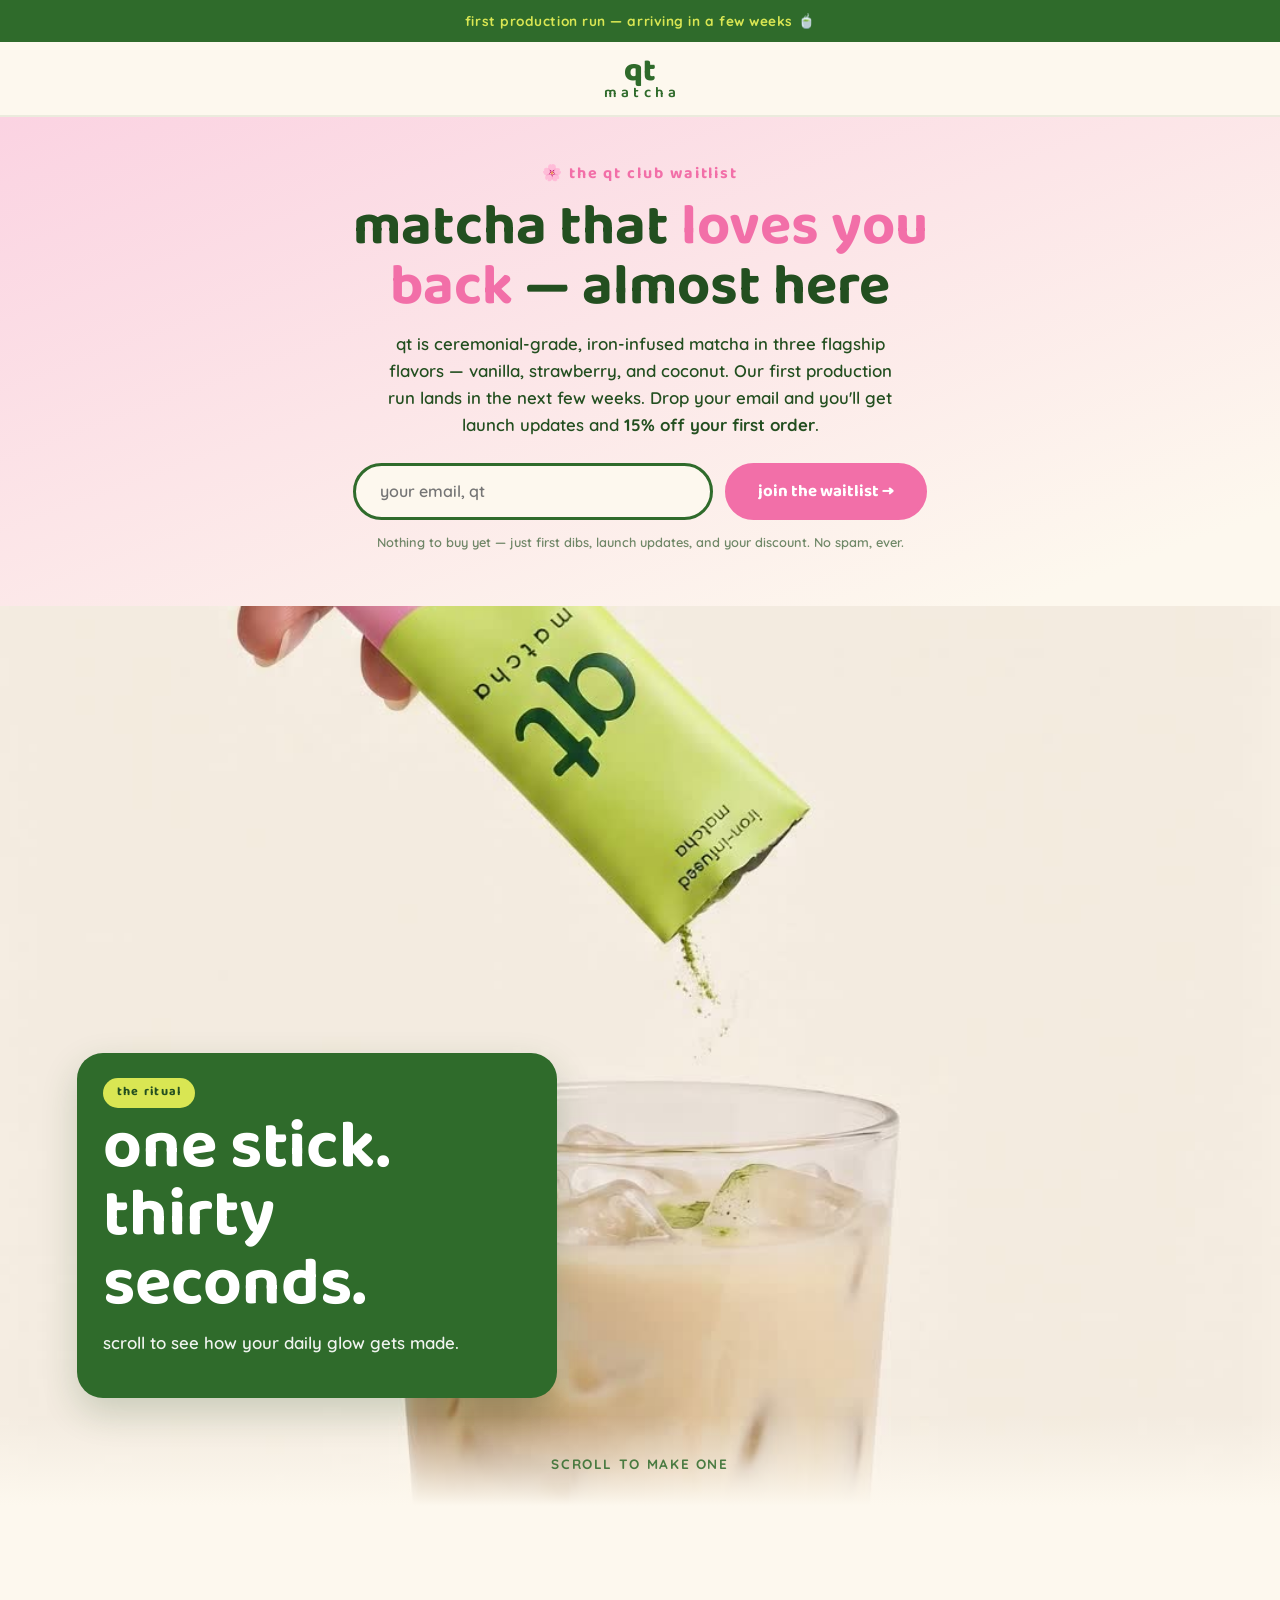
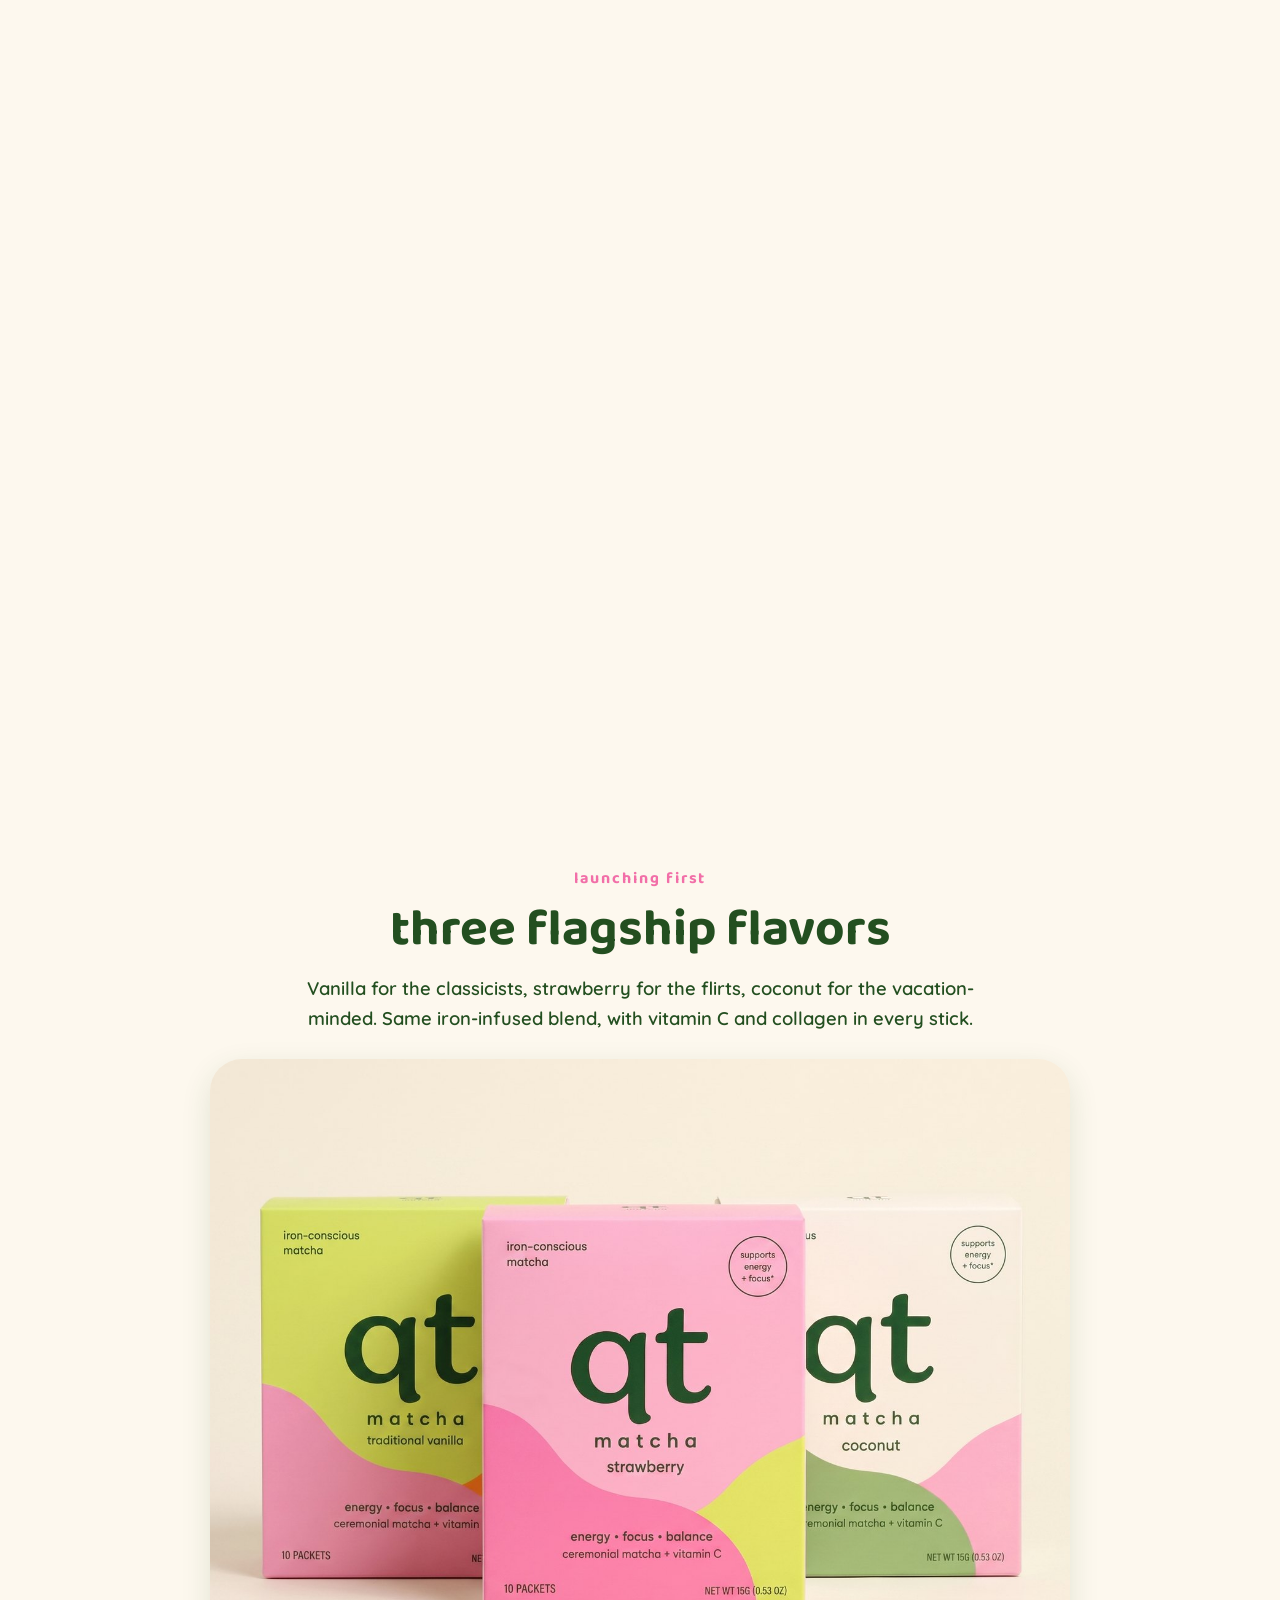
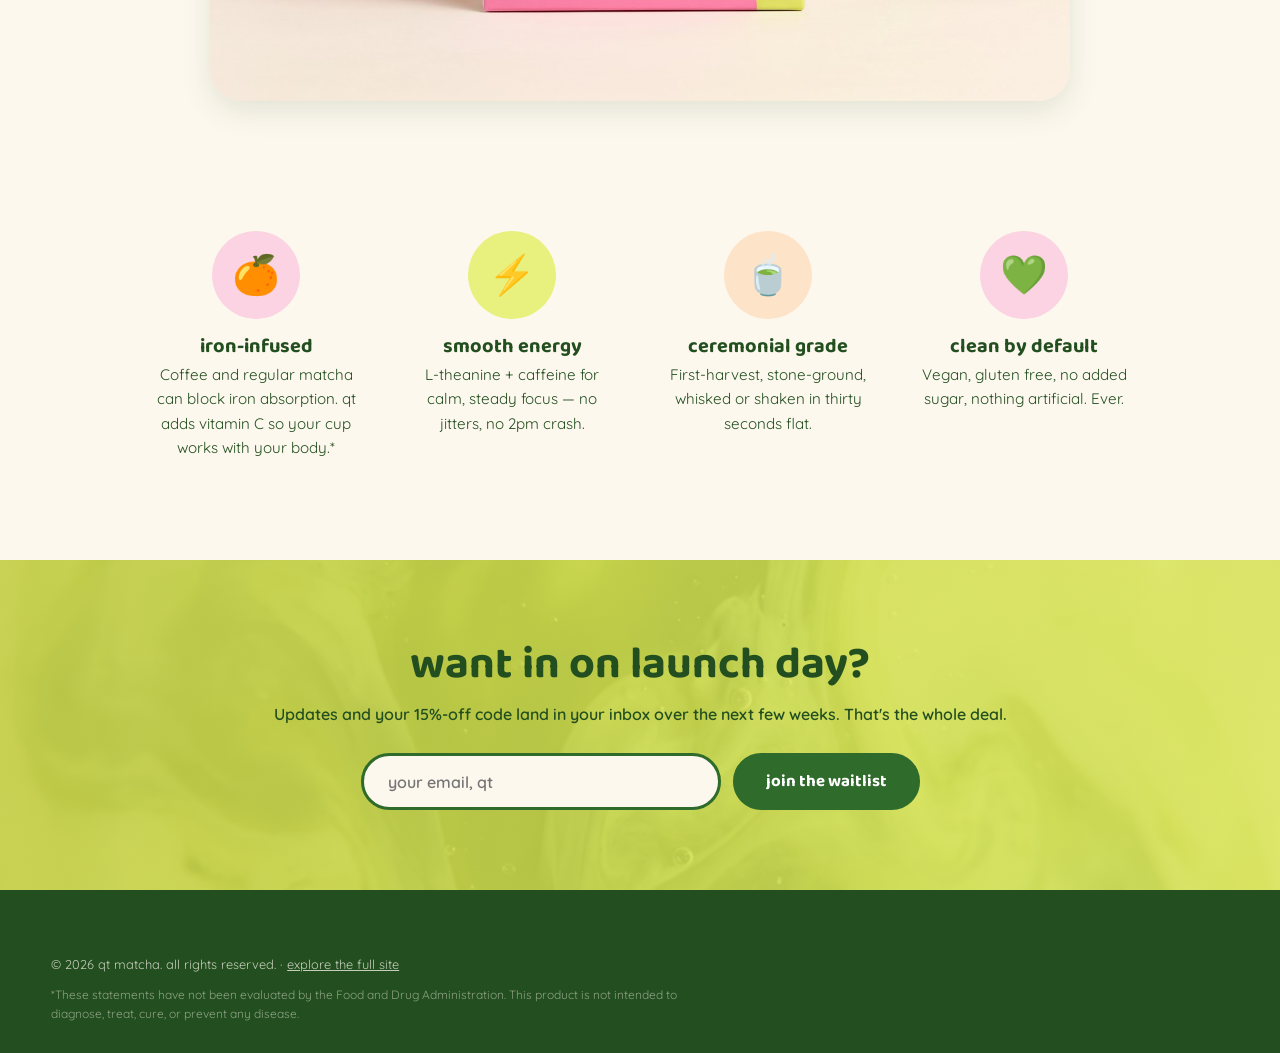
<file: waitlist.html>
<!DOCTYPE html>
<html lang="en">
<head>
  <meta charset="UTF-8">
  <meta name="viewport" content="width=device-width, initial-scale=1.0">
  <title>join the waitlist — qt matcha</title>
    <link rel="icon" type="image/svg+xml" href="favicon.svg?v=lime-qt-square" />
    <link rel="icon" type="image/png" sizes="32x32" href="favicon-32.png?v=lime-qt-square" />
    <link rel="shortcut icon" href="favicon.ico?v=lime-qt-square" />
    <link rel="apple-touch-icon" sizes="180x180" href="apple-touch-icon.png?v=lime-qt-square" />
  <meta name="description" content="qt matcha launches in a few weeks — ceremonial-grade, iron-infused matcha in three flagship flavors. Join the waitlist for launch updates and 15% off your first order.">
  <link rel="preconnect" href="https://fonts.googleapis.com">
  <link href="https://fonts.googleapis.com/css2?family=Baloo+2:wght@600;700;800&family=Quicksand:wght@500;600;700&display=swap" rel="stylesheet">
  <link rel="stylesheet" href="css/style.css">
  <style>
    /* ---- waitlist hero ---- */
    .wl-hero { background: linear-gradient(160deg, var(--pink-pale) 0%, var(--cream) 90%); text-align: center; padding: 44px 0 54px; }
    .wl-hero h1 { font-size: clamp(2.1rem, 5.5vw, 3.6rem); color: var(--green-dark); line-height: 1.05; margin: 10px auto 14px; max-width: 18ch; }
    .wl-hero h1 em { font-style: normal; color: var(--pink-hot); }
    .wl-hero .lead { font-weight: 600; max-width: 52ch; margin: 0 auto 24px; font-size: 1.05rem; }
    .wl-fine { font-size: 0.8rem; font-weight: 600; opacity: 0.65; margin-top: 12px; }
    .wl-form input { min-width: min(320px, 78vw); }
    .wl-form .btn { white-space: nowrap; }

    /* ---- scroll-scrub (same engine as the homepage) ---- */
    .scrub { height: 380vh; position: relative; background: #FDF8EE; }
    .scrub-sticky { position: sticky; top: 0; height: 100vh; overflow: hidden; }
    #scrub-canvas { position: absolute; inset: 0; width: 100%; height: 100%; display: block; }
    .stage { position: absolute; left: 6%; bottom: 12vh; max-width: 480px; opacity: 0; transform: translateY(24px) rotate(var(--tilt, 0deg)); transition: opacity 0.35s ease, transform 0.35s ease; pointer-events: none;
      border-radius: 26px; padding: 24px 26px 26px; box-shadow: 0 14px 36px rgba(35,79,32,0.2); }
    .stage.on { transform: translateY(0) rotate(var(--tilt, 0deg)); }
    .stage .st-kicker { display: inline-block; padding: 5px 14px; border-radius: 99px; font-size: 0.78rem; letter-spacing: 0.09em; margin-bottom: 12px; text-shadow: none; }
    .stage.c-green { background: var(--green-deep); --tilt: -0.7deg; }
    .stage.c-green h1, .stage.c-green h2 { color: #fff; }
    .stage.c-green p { color: rgba(255,255,255,0.92); }
    .stage.c-green .st-kicker { background: var(--chartreuse); color: var(--green-dark); }
    .stage.c-lime { background: var(--chartreuse); --tilt: 0.7deg; }
    .stage.c-lime h1, .stage.c-lime h2 { color: var(--green-dark); }
    .stage.c-lime p { color: var(--green-dark); }
    .stage.c-lime .st-kicker { background: var(--green-deep); color: var(--cream); }
    .stage.c-pink { background: var(--pink); --tilt: -0.7deg; }
    .stage.c-pink h1, .stage.c-pink h2 { color: var(--green-dark); }
    .stage.c-pink p { color: #5c3448; }
    .stage.c-pink .st-kicker { background: #fff; color: var(--pink-hot); }
    .stage.c-orange { background: var(--orange); --tilt: 0.7deg; }
    .stage.c-orange h1, .stage.c-orange h2 { color: var(--green-dark); }
    .stage.c-orange p { color: #5c3a14; }
    .stage.c-orange .st-kicker { background: var(--green-deep); color: var(--cream); }
    .stage.on { opacity: 1; transform: translateY(0); pointer-events: auto; }
    .stage .st-kicker { font-family: var(--font-display); font-weight: 700; letter-spacing: 0.1em; text-transform: lowercase; margin-bottom: 6px; }
    .stage h1, .stage h2 { text-shadow: none; font-size: clamp(2.2rem, 5.5vw, 4.2rem); line-height: 1.02; margin-bottom: 10px; }
    .stage p { text-shadow: none; font-weight: 600; font-size: 1.05rem; max-width: 40ch; margin-bottom: 16px; }
    .stage .hero-cta { margin-bottom: 0; }
    .scrub-hint { position: absolute; bottom: 3.5vh; left: 50%; transform: translateX(-50%); color: var(--green-deep); font-weight: 700; font-size: 0.85rem; letter-spacing: 0.12em; text-transform: uppercase; opacity: 0.85; animation: hintbob 1.6s ease-in-out infinite; }
    @keyframes hintbob { 0%,100% { transform: translate(-50%, 0); } 50% { transform: translate(-50%, 8px); } }
    .scrub-load { position: absolute; inset: 0; display: flex; flex-direction: column; align-items: center; justify-content: center; gap: 14px; background: #FDF8EE; color: var(--green-deep); font-family: var(--font-display); font-weight: 700; z-index: 5; transition: opacity 0.5s ease; }
    .scrub-load .sl-bar { width: min(280px, 60vw); height: 8px; border-radius: 99px; background: rgba(47,107,43,0.15); overflow: hidden; }
    .scrub-load .sl-bar i { display: block; height: 100%; width: 0%; background: var(--green-deep); border-radius: 99px; transition: width 0.2s ease; }
    .scrub-load.done { opacity: 0; pointer-events: none; }
    @media (max-width: 700px) {
      .stage { left: 6%; right: 6%; bottom: 10vh; }
      .scrub { height: 280vh; }
    }
    /* benefits: always an even grid — 4-up desktop, 2x2 on mobile */
    .wl-benefits { max-width: 1000px; margin: 0 auto; }
    @media (max-width: 560px) {
      .wl-benefits { grid-template-columns: 1fr 1fr !important; gap: 12px; }
      .wl-benefits .benefit { padding: 20px 14px; }
      .wl-benefits .benefit h3 { font-size: 1rem; }
      .wl-benefits .benefit p { font-size: 0.82rem; }
      .wl-benefits .icon { font-size: 1.6rem; }
    }
    @media (prefers-reduced-motion: reduce) {
      .scrub { height: auto; }
      .scrub-sticky { position: relative; height: 100vh; }
    }
  </style>
</head>
<body>

  <div class="announce">first production run — arriving in a few weeks 🍵</div>

  <!-- minimal nav: logo only, no exits -->
  <nav class="nav">
    <div class="container nav-inner" style="justify-content:center;">
      <a href="index.html" class="logo">qt<span>matcha</span></a>
    </div>
  </nav>

  <!-- CAPTURE HERO -->
  <header class="wl-hero">
    <div class="container">
      <div class="kicker">🌸 the qt club waitlist</div>
      <h1>matcha that <em>loves you back</em> — almost here</h1>
      <p class="lead">qt is ceremonial-grade, iron-infused matcha in three flagship flavors — vanilla, strawberry, and coconut. Our first production run lands in the next few weeks. Drop your email and you'll get launch updates and <b>15% off your first order</b>.</p>
      <form id="waitlist-form" class="news-form wl-form" data-tags="waitlist,landing" data-success="you're in — updates + your 15% code are on the way 🍵">
        <input type="email" placeholder="your email, qt" required aria-label="Email address">
        <button type="submit" class="btn btn-pink">join the waitlist →</button>
      </form>
      <p class="wl-fine">Nothing to buy yet — just first dibs, launch updates, and your discount. No spam, ever.</p>
    </div>
  </header>

  <!-- SCROLL-SCRUB: the pour -->
  <section class="scrub" id="scrub">
    <div class="scrub-sticky">
      <canvas id="scrub-canvas"></canvas>
      <div style="position:absolute; left:0; right:0; bottom:0; height:10vh; background:linear-gradient(180deg, rgba(253,248,238,0), var(--cream)); pointer-events:none;"></div>

      <div class="scrub-load" id="scrub-load">
        <div>brewing…</div>
        <div class="sl-bar"><i id="sl-fill"></i></div>
      </div>

      <div class="stage c-green" data-from="0" data-to="0.16">
        <div class="st-kicker">the ritual</div>
        <h2>one stick.<br>thirty seconds.</h2>
        <p>scroll to see how your daily glow gets made.</p>
      </div>
      <div class="stage c-lime" data-from="0.2" data-to="0.42">
        <div class="st-kicker">step one</div>
        <h2>tear.</h2>
        <p>ceremonial-grade matcha in a single-serve stick — no scale, no scoop, no mess.</p>
      </div>
      <div class="stage c-pink" data-from="0.46" data-to="0.7">
        <div class="st-kicker">step two</div>
        <h2>pour.</h2>
        <p>formulated with vitamin C so your daily cup works with your iron — not against it.*</p>
      </div>
      <div class="stage c-orange" data-from="0.76" data-to="1">
        <div class="st-kicker">step three</div>
        <h2>glow.</h2>
        <p>smooth L-theanine energy. no jitters, no 2pm crash.</p>
        <div class="hero-cta">
          <a href="#wl-end" class="btn btn-pink">join the waitlist →</a>
        </div>
      </div>

      <div class="scrub-hint" id="scrub-hint">scroll to make one</div>
    </div>
  </section>

  <!-- THE FLAVORS -->
  <section class="block" style="padding-top: 40px;">
    <div class="container">
      <div class="center">
        <div class="kicker">launching first</div>
        <h2 class="title">three flagship flavors</h2>
        <p class="sub" style="margin-bottom: 26px;">Vanilla for the classicists, strawberry for the flirts, coconut for the vacation-minded. Same iron-infused blend, with vitamin C and collagen in every stick.</p>
      </div>
      <img src="images/flavor-flight.jpg" alt="qt matcha boxes — vanilla, strawberry, and coconut" style="width:100%; max-width:860px; display:block; margin:0 auto; border-radius: var(--radius-lg); box-shadow: var(--shadow);">
    </div>
  </section>

  <!-- WHY QT, BRIEFLY -->
  <section class="block" style="padding-top: 30px;">
    <div class="container">
      <div class="benefits wl-benefits">
        <div class="benefit">
          <div class="icon">🍊</div>
          <h3>iron-infused</h3>
          <p>Coffee and regular matcha can block iron absorption. qt adds vitamin C so your cup works with your body.*</p>
        </div>
        <div class="benefit">
          <div class="icon">⚡</div>
          <h3>smooth energy</h3>
          <p>L-theanine + caffeine for calm, steady focus — no jitters, no 2pm crash.</p>
        </div>
        <div class="benefit">
          <div class="icon">🍵</div>
          <h3>ceremonial grade</h3>
          <p>First-harvest, stone-ground, whisked or shaken in thirty seconds flat.</p>
        </div>
        <div class="benefit">
          <div class="icon">💚</div>
          <h3>clean by default</h3>
          <p>Vegan, gluten free, no added sugar, nothing artificial. Ever.</p>
        </div>
      </div>
    </div>
  </section>

  <!-- FINAL CAPTURE -->
  <section class="newsletter" id="wl-end">
    <div class="container">
      <h2>want in on launch day?</h2>
      <p>Updates and your 15%-off code land in your inbox over the next few weeks. That's the whole deal.</p>
      <form class="news-form" data-tags="waitlist,landing,footer" data-success="you're in — updates + your 15% code are on the way 🍵">
        <input type="email" placeholder="your email, qt" required aria-label="Email address">
        <button type="submit" class="btn">join the waitlist</button>
      </form>
    </div>
  </section>

  <footer>
    <div class="container">
      <div class="foot-note" style="border-top:none; padding-top:0;">
        © 2026 qt matcha. all rights reserved. · <a href="index.html" style="text-decoration:underline;">explore the full site</a>
        <p class="disclaimer">*These statements have not been evaluated by the Food and Drug Administration. This product is not intended to diagnose, treat, cure, or prevent any disease.</p>
      </div>
    </div>
  </footer>

  <script src="js/main.js"></script>
  <script>
    (function () {
      const HD = window.innerWidth > 820;
      const FRAME_DIR = HD ? 'frames/pour-b-hd' : 'frames/pour-b';
      const FRAME_COUNT = 72;
      const canvas = document.getElementById('scrub-canvas');
      const ctx = canvas.getContext('2d');
      const section = document.getElementById('scrub');
      const loadEl = document.getElementById('scrub-load');
      const fillEl = document.getElementById('sl-fill');
      const hint = document.getElementById('scrub-hint');
      const stages = Array.from(document.querySelectorAll('.stage'));
      const frames = new Array(FRAME_COUNT);
      let loaded = 0, current = -1, ready = false;

      const pad = (n) => String(n).padStart(4, '0');
      const src = (i) => FRAME_DIR + '/f' + pad(i + 1) + '.jpg';

      function resize() {
        const dpr = Math.min(window.devicePixelRatio || 1, 2);
        canvas.width = canvas.clientWidth * dpr;
        canvas.height = canvas.clientHeight * dpr;
        current = -1; paint();
      }

      let bgFill = '#FDF8EE';
      function sampleBg(img) {
        try {
          const c = document.createElement('canvas');
          c.width = c.height = 4;
          c.getContext('2d').drawImage(img, 0, 0, 12, 12, 0, 0, 4, 4);
          const d = c.getContext('2d').getImageData(0, 0, 1, 1).data;
          bgFill = 'rgb(' + d[0] + ',' + d[1] + ',' + d[2] + ')';
        } catch (e) {}
      }
      function draw(img) {
        const cw = canvas.width, ch = canvas.height;
        const iw = img.naturalWidth, ih = img.naturalHeight;
        let s = Math.max(cw / iw, ch / ih);
        let yBias = 0.5;
        if (!HD) { s *= 1.35; yBias = 0.72; }
        const w = iw * s, h = ih * s;
        ctx.fillStyle = bgFill;
        ctx.fillRect(0, 0, cw, ch);
        ctx.drawImage(img, (cw - w) / 2, (ch - h) * yBias, w, h);
      }

      function progress() {
        const rect = section.getBoundingClientRect();
        const total = section.offsetHeight - window.innerHeight;
        return Math.min(1, Math.max(0, -rect.top / total));
      }

      function paint() {
        if (!ready) return;
        const p = progress();
        const f = Math.min(FRAME_COUNT - 1, Math.round(p * (FRAME_COUNT - 1)));
        if (f !== current && frames[f] && frames[f].complete) { draw(frames[f]); current = f; }
        stages.forEach((el) => {
          const a = +el.dataset.from, b = +el.dataset.to;
          el.classList.toggle('on', p >= a && p <= b);
        });
        hint.style.opacity = p > 0.04 ? 0 : 0.85;
      }

      let started = false;
      function start() {
        if (started) return; started = true;
        for (let i = 0; i < FRAME_COUNT; i++) {
          const img = new Image();
          img.src = src(i);
          img.onload = img.onerror = () => {
            loaded++;
            fillEl.style.width = Math.round((loaded / FRAME_COUNT) * 100) + '%';
            if (loaded >= Math.min(12, FRAME_COUNT) && !ready) {
              ready = true; if (frames[0] && frames[0].complete) sampleBg(frames[0]);
              loadEl.classList.add('done'); paint();
            }
            if (ready) paint();
          };
          frames[i] = img;
        }
      }

      window.addEventListener('scroll', paint, { passive: true });
      window.addEventListener('resize', resize);
      resize(); start();
    })();
  </script>
</body>
</html>
</file>
<file: css/brand-core.css>
/* Figma 510:303 — 08 / QT IN REAL LIFE / Brand Core palette.
   Homepage-scoped styles; legacy pages keep style.css. */
:root {
  --green-deep: #2e4b21;
  --green-dark: #2e4b21;
  --ink: #2e4b21;
  --cream: #f9f8f1;
  --pink: #f5b1cb;
  --pink-hot: #f26fa8;
  --lime: #c5e748;
  --pale: #e9f3be;
  --font-display: "Bricolage Grotesque", sans-serif;
  --font-body: "Figtree", sans-serif;
  --gutter: clamp(22px, 4.45vw, 88px);
}
* {
  box-sizing: border-box;
}
html {
  scroll-behavior: smooth;
  scroll-padding-top: 115px;
}
body {
  margin: 0;
  background: var(--cream);
  color: var(--ink);
  font-family: var(--font-body);
  font-size: 18px;
  line-height: 1.4;
}
h1,
h2,
h3,
h4,
p,
figure {
  margin: 0;
}
h1,
h2,
h3,
h4,
.wordmark,
.footer-wordmark {
  font-family: var(--font-display);
  font-weight: 800;
  font-variation-settings: "opsz" 14;
  letter-spacing: -0.045em;
  line-height: 1.02;
}
h1 {
  font-size: clamp(48px, 4.73vw, 82px);
}
h2 {
  font-size: clamp(36px, 4.1vw, 68px);
}
h3 {
  font-size: 28px;
}
a {
  color: inherit;
  text-decoration: none;
}
button,
input {
  font: inherit;
  color: inherit;
}
button,
a,
input,
summary {
  -webkit-tap-highlight-color: transparent;
}
button {
  cursor: pointer;
}
button:disabled {
  cursor: not-allowed;
  opacity: 0.4;
}
img {
  display: block;
  max-width: 100%;
  height: auto;
}
button {
  border: 0;
}
a,
button {
  touch-action: manipulation;
}
:focus-visible {
  outline: 3px solid currentColor;
  outline-offset: 5px;
}
section[id],
footer[id] {
  scroll-margin-top: 12px;
}
[hidden] {
  display: none !important;
}
.section-pad {
  padding: 64px var(--gutter);
}
.eyebrow {
  font-size: 14px;
  letter-spacing: 0.045em;
  line-height: 1.5;
}
.lead {
  font-size: clamp(20px, 1.6vw, 25px);
  line-height: 1.45;
}
.btn {
  display: inline-flex;
  align-items: center;
  justify-content: center;
  gap: 9px;
  min-height: 58px;
  padding: 16px 28px;
  background: var(--lime);
  border: 1px solid transparent;
  border-radius: 40px;
  font-weight: 700;
  font-size: 18px;
  line-height: 1.4;
  transition:
    background 0.2s,
    transform 0.2s;
}
.btn:hover {
  background: #d2ed78;
  transform: translateY(-2px);
}
.btn.small {
  font-size: 14px;
  min-height: 46px;
  padding: 12px 21px;
}
.btn.outline {
  border-color: var(--ink);
  background: var(--cream);
}
.btn.full {
  width: 100%;
}
.plain {
  background: none;
  padding: 10px 4px;
}
.announcement {
  background: var(--ink);
  color: var(--cream);
  height: 42px;
  display: grid;
  place-items: center;
  font-size: 14px;
  letter-spacing: 0.02em;
}
.site-header {
  height: 104px;
  padding: 18px var(--gutter);
  display: flex;
  align-items: center;
  justify-content: space-between;
  background: var(--pink);
  position: relative;
  z-index: 10;
}
.wordmark {
  font-size: 36px;
  white-space: nowrap;
}
.nav-capsule {
  display: flex;
  align-items: center;
  gap: 26px;
  background: var(--cream);
  border-radius: 40px;
  padding: 7px 24px 7px 8px;
  font-size: 17px;
}
.nav-capsule .btn {
  min-height: 48px;
  padding: 13px 26px;
}
.menu {
  position: absolute;
  right: var(--gutter);
  top: 90px;
  padding: 22px 28px;
  box-shadow: 0 16px 40px #2e4b2120;
  background: var(--cream);
  border-radius: 22px;
  min-width: 260px;
}
.menu a {
  display: block;
  padding: 12px 0;
}
.menu a:hover {
  text-decoration: underline;
}
.hero {
  background: var(--pink);
  display: grid;
  grid-template-columns: 1fr 1.045fr;
  gap: 60px;
  align-items: center;
  padding-top: 40px;
  padding-bottom: 60px;
  min-height: 754px;
}
.hero-copy {
  text-align: center;
  display: flex;
  flex-direction: column;
  align-items: center;
  gap: 24px;
}
.hero-copy h1 {
  max-width: 650px;
}
.hero-highlights {
  display: grid;
  grid-template-columns: repeat(3, 1fr);
  width: 100%;
  gap: 12px;
  margin-top: 8px;
}
.hero-highlights > div {
  display: flex;
  flex-direction: column;
  align-items: center;
  gap: 12px;
}
.hero-highlights img {
  width: 62px;
  height: 62px;
}
.hero-highlights strong {
  font-family: var(--font-display);
  font-weight: 800;
  font-size: clamp(16px, 1.5vw, 22px);
  letter-spacing: -0.04em;
}
.hero-media {
  height: 596px;
  border-radius: 24px;
  overflow: hidden;
  position: relative;
}
.hero-media img,
.hero-media video {
  height: 100%;
  width: 100%;
  object-fit: cover;
}
.wave {
  width: 100%;
  height: 64px;
  max-width: none;
}
.wave.tall {
  height: 80px;
}
.flavors h2 {
  text-align: center;
  font-size: clamp(34px, 3.8vw, 58px);
  margin-bottom: 36px;
}
.flavor-grid {
  display: grid;
  grid-template-columns: repeat(4, minmax(0, 1fr));
  gap: 24px;
}
.flavor-card {
  display: flex;
  flex-direction: column;
  align-items: flex-start;
  gap: 12px;
}
.flavor-card > a:first-child {
  width: 100%;
  overflow: hidden;
  border-radius: 20px;
}
.flavor-card img {
  width: 100%;
  aspect-ratio: 310/244;
  object-fit: contain;
  transition: transform 0.35s;
}
.flavor-card:hover img {
  transform: rotate(-4deg) scale(1.05);
}
.flavor-card h3 {
  font-size: 23px;
}
.flavor-card p {
  font-size: 16px;
  min-height: 44px;
}
.ritual {
  background: var(--lime);
  padding-bottom: 80px;
}
.ritual h2 {
  text-align: center;
  margin-bottom: 50px;
}
.ritual-grid {
  display: grid;
  grid-template-columns: repeat(3, minmax(0, 1fr));
  gap: 26px;
}
.ritual-grid article {
  background: var(--cream);
  border-radius: 22px;
  overflow: hidden;
  text-align: center;
}
.ritual-grid img {
  width: 100%;
  aspect-ratio: 420/330;
  object-fit: cover;
  border-radius: 22px;
}
.ritual-grid img.contain {
  object-fit: contain;
}
.ritual-grid article > div {
  padding: 24px 24px 28px;
}
.ritual-grid p {
  font-size: 19px;
  margin-top: 16px;
}
.packet-scroll {
  height: 210vh;
  background: var(--ink);
  color: var(--cream);
  position: relative;
}
.packet-stage {
  position: sticky;
  top: 0;
  height: 100svh;
  min-height: 660px;
  max-height: 1100px;
  overflow: hidden;
  display: flex;
  flex-direction: column;
  align-items: center;
  padding: 38px var(--gutter) 24px;
}
.packet-stage h2 {
  text-align: center;
  font-size: clamp(42px, 5.7vw, 88px);
  z-index: 2;
}
.packet-scene {
  position: relative;
  flex: 1;
  width: 100%;
  max-width: 1440px;
  min-height: 0;
}
.reveal-packet {
  position: absolute;
  left: 25%;
  top: 0;
  width: 50%;
  height: 100%;
  object-fit: contain;
  will-change: transform;
}
.ingredient-word {
  font-family: var(--font-display);
  font-weight: 800;
  line-height: 1;
  letter-spacing: -0.035em;
  position: absolute;
  font-size: clamp(26px, 4.7vw, 76px);
  will-change: transform;
}
.ingredient-word small {
  font-size: 0.4em;
  letter-spacing: 0.04em;
}
.iron {
  left: 3%;
  top: 29%;
}
.vitamin {
  right: 0;
  top: 49%;
  font-size: clamp(24px, 4.1vw, 64px);
}
.collagen {
  left: 7%;
  top: 78%;
}
.peach-fruit {
  position: absolute;
  right: 12%;
  top: 7%;
  width: 11%;
  height: auto;
  will-change: transform;
}
.packet-signoff {
  font-family: var(--font-display);
  font-weight: 800;
  font-size: 24px;
}
.scroll-progress {
  width: 120px;
  height: 3px;
  background: #ffffff30;
  margin-top: 16px;
  overflow: hidden;
}
.scroll-progress span {
  display: block;
  width: 100%;
  height: 100%;
  background: var(--lime);
  transform: scaleX(var(--progress, 0));
  transform-origin: left;
}
.explorer {
  background: var(--pale);
  text-align: center;
  padding-bottom: 82px;
}
.section-intro {
  font-size: 23px;
  margin-top: 20px;
}
.tabs {
  display: flex;
  justify-content: center;
  gap: 16px;
  margin: 28px 0;
}
.explorer-panel {
  display: grid;
  grid-template-columns: 1fr 1fr;
  gap: 66px;
  align-items: center;
  background: var(--cream);
  border-radius: 28px;
  padding: 42px 48px;
  min-height: 436px;
  text-align: left;
}
.story {
  display: flex;
  flex-direction: column;
  align-items: flex-start;
  gap: 24px;
}
.story h3 {
  font-size: 49px;
}
.story > p:not(.eyebrow) {
  font-size: 22px;
}
.ingredient-details details {
  border-bottom: 1px solid #2e4b2125;
}
.ingredient-details details:last-child {
  border: 0;
}
summary {
  cursor: pointer;
  list-style: none;
  display: flex;
  align-items: center;
  gap: 24px;
  min-height: 88px;
}
summary::-webkit-details-marker {
  display: none;
}
summary::after {
  content: "+";
  margin-left: auto;
  font-family: var(--font-body);
  font-weight: 400;
  font-size: 25px;
}
details[open] > summary::after {
  content: "−";
}
.ingredient-details summary {
  font-family: var(--font-display);
  font-size: 29px;
  font-weight: 800;
  letter-spacing: -0.03em;
}
.ingredient-details img {
  width: 58px;
  height: 58px;
  flex-shrink: 0;
}
details p {
  padding: 0 0 22px;
  line-height: 1.55;
  font-size: 17px;
}
.mix-steps {
  list-style: none;
  margin: 0;
  padding: 0;
  display: grid;
  gap: 25px;
}
.mix-steps li {
  display: flex;
  gap: 22px;
  align-items: center;
}
.mix-steps b {
  background: var(--lime);
  border-radius: 50%;
  width: 58px;
  height: 58px;
  display: grid;
  place-items: center;
  flex-shrink: 0;
}
.mix-steps h4 {
  font-size: 26px;
  margin-bottom: 7px;
}
.flavor-notes p {
  padding: 22px 0;
  border-bottom: 1px solid #2e4b2125;
}
.flavor-notes strong {
  display: block;
  font-family: var(--font-display);
  font-size: 28px;
  margin-bottom: 8px;
}
.shop > h2 {
  text-align: center;
  margin-bottom: 58px;
}
.purchase-grid {
  display: grid;
  grid-template-columns: 1fr 1fr;
  gap: 64px;
}
.gallery-main {
  border-radius: 24px;
  overflow: hidden;
  background: var(--cream);
}
.gallery-main img {
  width: 100%;
  aspect-ratio: 620/720;
  object-fit: cover;
}
.gallery-main img.contain {
  object-fit: contain;
}
.thumbnails {
  display: flex;
  gap: 20px;
  margin: 22px 0;
}
.thumbnails button {
  width: 33.333%;
  background: transparent;
  border: 1px solid transparent;
  border-radius: 14px;
  overflow: hidden;
}
.thumbnails button[aria-pressed="true"] {
  border-color: var(--ink);
}
.thumbnails img {
  width: 100%;
  height: 120px;
  object-fit: contain;
}
.gallery > .eyebrow {
  margin-top: 22px;
}
.buy-box {
  display: flex;
  flex-direction: column;
  gap: 22px;
}
.buy-box > h3 {
  font-size: 48px;
}
.check-list {
  padding: 0;
  margin: 0;
  list-style: none;
  font-size: 20px;
}
.check-list li:before {
  content: "✓";
  margin-right: 12px;
}
fieldset {
  border: 0;
  padding: 0;
  margin: 0;
  min-width: 0;
}
legend,
.quantity-row > label {
  font-family: var(--font-display);
  font-size: 22px;
  font-weight: 800;
  letter-spacing: -0.025em;
  margin-bottom: 16px;
}
.flavor-options {
  display: grid;
  grid-template-columns: repeat(4, minmax(0, 1fr));
  gap: 10px;
}
.flavor-options label {
  position: relative;
}
.flavor-options input {
  position: absolute;
  opacity: 0;
  width: 1px;
  height: 1px;
}
.flavor-options span {
  display: flex;
  align-items: center;
  justify-content: center;
  text-align: center;
  border: 1px solid var(--ink);
  border-radius: 40px;
  padding: 15px 8px;
  min-height: 55px;
  font-size: 15px;
  font-weight: 700;
  cursor: pointer;
}
.flavor-options input:checked + span {
  background: var(--lime);
  border-color: var(--lime);
}
.flavor-options input:focus-visible + span {
  outline: 3px solid var(--ink);
  outline-offset: 3px;
}
.quantity-row {
  display: flex;
  flex-direction: column;
  align-items: flex-start;
  gap: 10px;
}
.quantity-row > label {
  margin: 0;
}
.stepper {
  display: flex;
  align-items: center;
  background: var(--lime);
  border-radius: 35px;
  padding: 4px 10px;
}
.stepper button {
  background: none;
  width: 38px;
  height: 44px;
  font-size: 24px;
}
.stepper input {
  width: 45px;
  border: 0;
  background: none;
  text-align: center;
  appearance: textfield;
  -moz-appearance: textfield;
}
.stepper input::-webkit-inner-spin-button {
  appearance: none;
}
.routine {
  display: grid;
  gap: 12px;
}
.routine label {
  display: flex;
  align-items: center;
  gap: 12px;
  border: 1px solid #2e4b2170;
  padding: 20px;
  border-radius: 14px;
  cursor: pointer;
}
.routine label:has(input:checked) {
  border: 2px solid var(--ink);
  padding: 19px;
  background: #e9f3be60;
}
.routine input {
  accent-color: var(--ink);
  width: 18px;
  height: 18px;
}
.routine small {
  display: block;
  margin-top: 8px;
  font-size: 16px;
}
.price {
  margin-left: auto;
  white-space: nowrap;
}
.preview-note {
  font-size: 14px;
  line-height: 1.5;
  opacity: 0.8;
}
.buy-box > .preview-note {
  margin-top: -10px;
  text-align: center;
}
.product-faq {
  scroll-margin-top: 24px;
}
.product-faq details {
  border-bottom: 1px solid #2e4b2160;
}
.product-faq summary {
  font-size: 19px;
  min-height: 60px;
}
.variety {
  background: var(--pink-hot);
  display: grid;
  grid-template-columns: 1fr 1fr;
  gap: 40px;
  align-items: center;
  min-height: 680px;
}
.variety h2,
.closing h2 {
  font-size: clamp(42px, 4.8vw, 74px);
}
.variety > div:first-child,
.closing > div {
  display: flex;
  flex-direction: column;
  align-items: flex-start;
  gap: 26px;
}
.variety img {
  width: 100%;
  max-height: 500px;
  object-fit: contain;
}
.variety > div:last-child .eyebrow {
  text-align: center;
  margin-top: 25px;
}
.life {
  background: var(--pink);
  padding: 52px 0 48px;
}
.life-heading {
  text-align: center;
  padding: 0 var(--gutter) 42px;
}
.life-heading h2 {
  margin-top: 16px;
}
.carousel {
  overflow-x: auto;
  scrollbar-width: none;
  cursor: grab;
  touch-action: pan-x pan-y;
}
.carousel::-webkit-scrollbar {
  display: none;
}
.carousel:active {
  cursor: grabbing;
}
.carousel-track {
  display: flex;
  gap: 24px;
  width: max-content;
  padding: 0 var(--gutter);
}
.carousel figure {
  width: 300px;
  flex-shrink: 0;
  user-select: none;
}
.carousel img {
  width: 300px;
  height: 416px;
  object-fit: cover;
  border-radius: 22px;
  pointer-events: none;
}
.carousel figcaption {
  font-family: var(--font-display);
  font-size: 21px;
  font-weight: 800;
  margin-top: 18px;
  letter-spacing: -0.025em;
}
.carousel-controls {
  display: flex;
  align-items: center;
  justify-content: space-between;
  gap: 20px;
  padding: 32px var(--gutter) 0;
}
.carousel-controls > div {
  display: flex;
  align-items: center;
  gap: 16px;
}
.carousel-controls .plain {
  font-size: 25px;
  width: 44px;
}
.carousel-controls > strong {
  font-family: var(--font-display);
  font-size: 20px;
}
.closing {
  display: grid;
  grid-template-columns: 1.08fr 1fr;
  gap: 40px;
  align-items: center;
  min-height: 650px;
}
.closing > img {
  width: 100%;
  max-height: 530px;
  object-fit: contain;
}
.footer {
  background: var(--ink);
  color: var(--cream);
  padding-top: 68px;
  padding-bottom: 42px;
}
.footer-grid {
  display: grid;
  grid-template-columns: 2.8fr 1fr 1fr 1fr;
  gap: 55px;
  min-height: 360px;
}
.footer h2 {
  font-size: 42px;
}
.signup > p {
  margin: 22px 0;
  font-size: 20px;
}
.signup small {
  display: block;
  font-size: 13px;
  margin-top: 22px;
}
.email-field {
  display: flex;
  align-items: center;
  background: var(--cream);
  color: var(--ink);
  padding: 8px 16px 8px 24px;
  border-radius: 36px;
  min-height: 64px;
}
.email-field input {
  width: 100%;
  min-width: 0;
  border: 0;
  background: transparent;
  padding: 10px 0;
  outline-offset: 0;
}
.email-field button {
  white-space: nowrap;
  background: none;
  font-weight: 800;
  padding: 12px;
}
.footer .news-form > p {
  color: var(--cream) !important;
}
.footer-grid h3 {
  font-size: 23px;
  margin-bottom: 22px;
}
.footer-grid > div:not(:first-child) > a {
  display: block;
  font-size: 18px;
  margin-bottom: 14px;
}
.footer a:hover {
  text-decoration: underline;
}
.footer-wordmark {
  display: block;
  text-align: center;
  font-size: clamp(80px, 16vw, 260px);
  color: var(--lime);
  margin: 38px 0;
  white-space: nowrap;
}
.footer-wordmark:hover {
  text-decoration: none !important;
}
.legal {
  font-size: 15px;
  display: flex;
  justify-content: space-between;
  gap: 16px;
}
dialog {
  color: var(--ink);
  background: var(--cream);
  border: 0;
  border-radius: 24px;
  padding: 32px;
  width: min(560px, calc(100% - 32px));
  max-height: 85vh;
}
dialog::backdrop {
  background: #172b2070;
  backdrop-filter: blur(5px);
}
.dialog-heading {
  display: flex;
  align-items: center;
  justify-content: space-between;
  gap: 24px;
  margin-bottom: 24px;
}
.dialog-heading h2 {
  font-size: 36px;
}
.bag-item {
  display: flex;
  align-items: center;
  gap: 20px;
  padding: 18px 0;
  border-bottom: 1px solid #2e4b2130;
}
.bag-item img {
  width: 65px;
  height: 95px;
  object-fit: contain;
}
.bag-item p {
  font-size: 15px;
}
.bag-item .plain {
  margin-left: auto;
  font-size: 14px;
  text-decoration: underline;
}
dialog > .preview-note {
  margin: 24px 0;
}
.sr-only,
.skip-link:not(:focus) {
  position: absolute;
  width: 1px;
  height: 1px;
  padding: 0;
  margin: -1px;
  overflow: hidden;
  clip: rect(0, 0, 0, 0);
  white-space: nowrap;
  border: 0;
}
.skip-link:focus {
  position: fixed;
  z-index: 99;
  left: 12px;
  top: 12px;
  background: var(--cream);
  padding: 15px;
}
@media (min-width: 1700px) {
  .section-pad,
  .site-header,
  .carousel-controls {
    padding-left: max(var(--gutter), calc((100vw - 1540px) / 2));
    padding-right: max(var(--gutter), calc((100vw - 1540px) / 2));
  }
}
@media (max-width: 1100px) {
  .hero {
    gap: 30px;
    min-height: 650px;
  }
  .hero-media {
    height: 520px;
  }
  .hero-highlights {
    gap: 6px;
  }
  .purchase-grid {
    gap: 32px;
  }
  .flavor-options {
    grid-template-columns: repeat(2, 1fr);
  }
  .explorer-panel {
    gap: 32px;
    padding: 32px;
  }
  .story h3 {
    font-size: 40px;
  }
  .story > p:not(.eyebrow) {
    font-size: 20px;
  }
  .footer-grid {
    gap: 28px;
    grid-template-columns: 2.3fr 1fr 1fr;
  }
  .footer-grid > div:last-child {
    grid-column: 2/4;
  }
  .ritual-grid h3 {
    font-size: 25px;
  }
  .ritual-grid article > div {
    padding: 22px 16px;
  }
  .ritual-grid p {
    font-size: 17px;
  }
}
@media (max-width: 760px) {
  html {
    scroll-padding-top: 24px;
  }
  .section-pad {
    padding: 48px 22px;
  }
  .site-header {
    height: 88px;
    padding: 16px 20px;
  }
  .wordmark {
    font-size: 27px;
  }
  .nav-capsule {
    gap: 12px;
    padding: 5px 14px;
    font-size: 14px;
  }
  .nav-capsule > .btn {
    display: none;
  }
  .nav-capsule .plain {
    padding: 10px 0;
  }
  .announcement {
    height: 34px;
    font-size: 11px;
  }
  .menu {
    top: 78px;
    right: 20px;
  }
  .hero {
    grid-template-columns: 1fr;
    gap: 30px;
    padding-top: 22px;
    padding-bottom: 32px;
    min-height: 0;
  }
  .hero-copy {
    gap: 22px;
  }
  .hero-copy h1 {
    font-size: clamp(44px, 9vw, 64px);
  }
  .hero-highlights {
    max-width: 460px;
    margin-top: 0;
  }
  .hero-highlights strong {
    font-size: 18px;
  }
  .hero-highlights img {
    width: 48px;
    height: 48px;
  }
  .hero-media {
    height: auto;
    aspect-ratio: 1.07;
  }
  .hero-copy .eyebrow {
    font-size: 12px;
  }
  .wave {
    height: 36px;
  }
  .wave.tall {
    height: 44px;
  }
  .flavor-grid {
    grid-template-columns: repeat(2, minmax(0, 1fr));
    gap: 30px 14px;
  }
  .flavor-card {
    gap: 10px;
  }
  .flavor-card h3 {
    font-size: 23px;
  }
  .flavor-card p {
    font-size: 15px;
    min-height: 42px;
  }
  .flavor-card .btn {
    width: 100%;
    padding: 11px 6px;
    font-size: 12px;
  }
  .flavor-card img {
    aspect-ratio: 0.86;
  }
  .flavors h2 {
    font-size: 35px;
    margin-bottom: 28px;
  }
  .ritual h2 {
    margin-bottom: 32px;
  }
  .ritual-grid {
    grid-template-columns: 1fr;
    gap: 24px;
  }
  .ritual-grid article {
    max-width: 480px;
    width: 100%;
    margin: auto;
  }
  .ritual-grid article > div {
    padding: 22px 24px 28px;
  }
  .ritual-grid h3 {
    font-size: 29px;
  }
  .ritual-grid p {
    font-size: 18px;
  }
  .packet-scroll {
    height: 175svh;
  }
  .packet-stage {
    min-height: 580px;
    height: 100svh;
    max-height: 850px;
    padding: 35px 18px 22px;
  }
  .packet-stage h2 {
    font-size: clamp(35px, 8.6vw, 60px);
  }
  .reveal-packet {
    left: 12%;
    width: 76%;
    top: 0;
  }
  .ingredient-word {
    font-size: clamp(24px, 6vw, 38px);
  }
  .iron {
    left: 0;
    top: 21%;
  }
  .vitamin {
    right: 0;
    top: 51%;
    font-size: clamp(22px, 5.5vw, 34px);
  }
  .collagen {
    left: 0;
    top: 82%;
  }
  .peach-fruit {
    width: 19%;
    right: 4%;
    top: 6%;
  }
  .packet-signoff {
    font-size: 20px;
  }
  .explorer h2 {
    font-size: 37px;
  }
  .section-intro {
    font-size: 19px;
  }
  .tabs {
    gap: 8px;
    margin: 26px 0;
  }
  .tabs .btn {
    padding: 12px 13px;
    min-height: 48px;
    font-size: 13px;
  }
  .explorer-panel {
    grid-template-columns: 1fr;
    gap: 25px;
    padding: 28px 22px;
    min-height: 0;
    border-radius: 22px;
  }
  .story {
    gap: 20px;
  }
  .story h3 {
    font-size: 38px;
  }
  .story .btn {
    font-size: 16px;
  }
  .ingredient-details summary {
    font-size: 26px;
    gap: 18px;
    min-height: 82px;
  }
  .ingredient-details img {
    width: 46px;
    height: 46px;
  }
  .purchase-grid {
    grid-template-columns: 1fr;
    gap: 36px;
  }
  .shop > h2 {
    margin-bottom: 30px;
  }
  .gallery-main img {
    aspect-ratio: 1.08;
  }
  .thumbnails {
    gap: 14px;
    margin: 16px 0;
  }
  .thumbnails img {
    height: 90px;
  }
  .gallery > .eyebrow {
    font-size: 12px;
  }
  .buy-box > h3 {
    font-size: 42px;
  }
  .check-list {
    font-size: 18px;
  }
  .buy-box {
    gap: 22px;
  }
  .flavor-options {
    grid-template-columns: repeat(2, 1fr);
  }
  .variety {
    grid-template-columns: 1fr;
    gap: 24px;
    min-height: 0;
  }
  .variety h2,
  .closing h2 {
    font-size: 48px;
  }
  .variety img {
    max-height: 360px;
  }
  .variety > div:last-child .eyebrow {
    font-size: 11px;
    margin-top: 8px;
  }
  .life {
    padding: 40px 0 30px;
  }
  .life-heading {
    padding: 0 22px 30px;
  }
  .life-heading h2 {
    font-size: 38px;
  }
  .carousel figure {
    width: 260px;
  }
  .carousel img {
    width: 260px;
    height: 350px;
  }
  .carousel-track {
    gap: 18px;
    padding: 0 22px;
  }
  .carousel-controls {
    padding: 24px 22px 0;
    flex-wrap: wrap;
    gap: 12px;
  }
  .carousel-controls > strong {
    width: 100%;
    font-size: 18px;
  }
  .carousel-controls > div {
    gap: 8px;
    font-size: 14px;
  }
  .carousel-controls .btn {
    min-height: 44px;
    font-size: 14px;
    padding: 10px 20px;
  }
  .closing {
    grid-template-columns: 1fr;
    gap: 20px;
    min-height: 0;
  }
  .closing img {
    max-height: 380px;
  }
  .footer-grid {
    grid-template-columns: repeat(3, 1fr);
    gap: 36px 20px;
    min-height: 0;
  }
  .footer-grid > .signup {
    grid-column: 1/-1;
  }
  .footer-grid > div:last-child {
    grid-column: auto;
  }
  .footer h2 {
    font-size: 35px;
  }
  .footer-grid h3 {
    font-size: 20px;
  }
  .footer-grid > div:not(:first-child) > a {
    font-size: 15px;
  }
  .footer-wordmark {
    font-size: 17vw;
    margin: 45px 0 30px;
  }
  .legal {
    font-size: 12px;
    flex-direction: column;
  }
  .footer {
    padding-bottom: 30px;
  }
  .btn {
    min-height: 54px;
  }
  dialog {
    padding: 24px;
  }
  .dialog-heading h2 {
    font-size: 30px;
  }
}
@media (prefers-reduced-motion: reduce) {
  html {
    scroll-behavior: auto;
  }
  *,
  *::before,
  *::after {
    animation: none !important;
    transition: none !important;
  }
  .packet-scroll {
    height: auto;
  }
  .packet-stage {
    position: relative;
    height: 780px;
    max-height: 100svh;
  }
  .reveal-packet,
  .ingredient-word,
  .peach-fruit {
    transform: none !important;
    opacity: 1 !important;
  }
  .scroll-progress {
    display: none;
  }
}

/* Mobile-first refinement: compact footer, intentional drawers, lighter browsing. */
body:has(dialog[open]) {
  overflow: hidden;
}
.site-header {
  position: sticky;
  top: 0;
  height: 90px;
  background: var(--pink);
  border-bottom: 1px solid #2e4b2110;
}
.nav-capsule {
  gap: 22px;
}
.bag-trigger,
.menu-trigger {
  display: flex;
  align-items: center;
  gap: 8px;
  min-height: 44px;
}
.count-badge {
  min-width: 24px;
  height: 24px;
  padding: 2px 6px;
  display: inline-grid;
  place-items: center;
  border-radius: 50%;
  background: var(--pale);
  font-size: 13px;
  font-weight: 700;
}
.menu-lines {
  width: 18px;
  height: 12px;
  display: inline-block;
  border-top: 2px solid;
  border-bottom: 2px solid;
}
.menu-trigger:hover .menu-lines {
  height: 8px;
}
.side-panel {
  position: fixed;
  inset: 0 0 0 auto;
  margin: 0;
  width: min(470px, 100%);
  height: 100%;
  height: 100dvh;
  max-height: none;
  max-width: 100%;
  border-radius: 26px 0 0 26px;
  padding: 32px;
  overscroll-behavior: contain;
}
.side-panel[open] {
  display: flex;
  flex-direction: column;
  animation: drawer-in 0.24s ease-out;
}
.side-panel::backdrop {
  background: #172b2060;
  backdrop-filter: blur(4px);
}
.drawer-heading {
  display: flex;
  align-items: center;
  justify-content: space-between;
  gap: 20px;
  margin-bottom: 32px;
}
.drawer-heading h2 {
  font-size: 38px;
  margin-top: 8px;
}
.close-button {
  display: grid;
  place-items: center;
  background: #2e4b210b;
  width: 44px;
  height: 44px;
  flex-shrink: 0;
  border-radius: 50%;
  font-size: 30px;
  line-height: 1;
}
.close-button:hover {
  background: var(--lime);
}
.menu-panel {
  background: var(--cream);
}
.menu-panel > .eyebrow {
  font-size: 11px;
  margin-bottom: 20px;
  letter-spacing: 0.09em;
}
.drawer-links {
  display: flex;
  flex-direction: column;
}
.drawer-links a {
  display: flex;
  align-items: center;
  justify-content: space-between;
  padding: 21px 0;
  border-bottom: 1px solid #2e4b2125;
  font-family: var(--font-display);
  font-size: 29px;
  font-weight: 700;
  letter-spacing: -0.035em;
}
.drawer-links a:hover {
  color: #517731;
}
.drawer-links a > span:last-child {
  font-family: var(--font-body);
  font-size: 22px;
}
.menu-feature {
  display: flex;
  align-items: center;
  gap: 16px;
  background: var(--pink);
  padding: 18px;
  border-radius: 18px;
  margin: 30px 0 24px;
}
.menu-feature img {
  width: 110px;
  height: 140px;
  object-fit: contain;
  flex-shrink: 0;
}
.menu-feature > span {
  display: flex;
  flex-direction: column;
  gap: 12px;
}
.menu-feature small {
  font-size: 10px;
  letter-spacing: 0.06em;
}
.menu-feature strong {
  font-family: var(--font-display);
  font-size: 24px;
  line-height: 1.07;
  letter-spacing: -0.03em;
}
.menu-feature span > span {
  font-size: 14px;
  font-weight: 600;
}
.menu-club {
  margin-top: auto;
  font-size: 14px;
  padding-top: 8px;
}
.menu-club strong {
  display: block;
  margin-top: 7px;
}
.bag-panel .drawer-heading {
  border-bottom: 1px solid #2e4b2120;
  padding-bottom: 24px;
  margin-bottom: 0;
}
.bag-panel .eyebrow {
  font-size: 10px;
}
#bag-items {
  flex: 1;
  padding: 18px 0;
}
.bag-empty {
  display: flex;
  flex-direction: column;
  align-items: center;
  text-align: center;
  gap: 16px;
  padding: 20px 0 35px;
}
.bag-empty img {
  width: 260px;
  height: 220px;
  object-fit: contain;
}
.bag-empty h3 {
  font-size: 31px;
}
.bag-empty p {
  max-width: 29ch;
  font-size: 17px;
  line-height: 1.5;
}
.bag-bottom {
  border-top: 1px solid #2e4b2120;
  padding-top: 22px;
}
.bag-bottom .preview-note {
  font-size: 13px;
  margin-bottom: 18px;
  text-align: center;
}
.bag-item .plain {
  min-height: 44px;
  min-width: 44px;
}
.bag-item img {
  background: var(--pale);
  border-radius: 12px;
  width: 72px;
  height: 100px;
}
.price {
  font-size: 12px;
  color: #536746;
}
.routine label {
  gap: 10px;
}
.footer {
  padding-top: 42px;
  padding-bottom: 24px;
}
.footer-grid {
  min-height: 0;
  grid-template-columns: 2.4fr 1fr 1fr 1fr;
  gap: 42px;
  padding-bottom: 42px;
}
.footer h2 {
  font-size: 35px;
}
.footer .signup > p {
  font-size: 18px;
  margin: 16px 0 22px;
}
.footer-grid > div:not(:first-child) > a {
  font-size: 16px;
  min-height: 34px;
  margin-bottom: 5px;
  display: flex;
  align-items: center;
}
.footer-grid h3 {
  font-size: 20px;
  margin-bottom: 16px;
}
.footer-bottom {
  border-top: 1px solid #f9f8f130;
  padding-top: 22px;
  display: flex;
  align-items: center;
  justify-content: flex-start;
  gap: 22px;
  font-size: 13px;
  color: #f9f8f1cc;
}
.footer-bottom > a {
  margin-left: auto;
  min-height: 44px;
  display: flex;
  align-items: center;
}
@keyframes drawer-in {
  from {
    transform: translateX(100%);
  }
  to {
    transform: translateX(0);
  }
}
@media (max-width: 1100px) {
  .footer-grid {
    grid-template-columns: 2fr 1fr 1fr;
    gap: 28px;
  }
  .footer-grid > div:last-child {
    grid-column: 2/4;
  }
}
@media (max-width: 760px) {
  html {
    scroll-padding-top: 92px;
  }
  .site-header {
    height: 74px;
    padding: 10px 20px;
  }
  .site-header .wordmark {
    font-size: 26px;
  }
  .nav-capsule {
    gap: 17px;
    padding: 3px 15px;
    background: #f9f8f1d9;
  }
  .hero {
    padding-top: 24px;
    gap: 25px;
    padding-bottom: 28px;
  }
  .hero-copy {
    gap: 18px;
  }
  .hero-copy h1 {
    font-size: clamp(38px, 10.5vw, 58px);
  }
  .hero-copy .lead {
    font-size: 18px;
    max-width: 34ch;
    line-height: 1.5;
  }
  .hero-highlights {
    margin-top: 4px;
  }
  .hero-highlights strong {
    font-size: clamp(12px, 3.4vw, 17px);
    white-space: nowrap;
  }
  .hero-highlights img {
    width: 42px;
    height: 42px;
  }
  .hero-highlights > div {
    gap: 8px;
  }
  .hero-media {
    aspect-ratio: 1.2;
  }
  .hero-media img {
    object-position: 50% 40%;
  }
  .section-pad {
    padding-top: 40px;
    padding-bottom: 40px;
  }
  .flavor-card h3 {
    font-size: 22px;
  }
  .flavor-card p {
    font-size: 14px;
    line-height: 1.5;
  }
  .flavor-card .btn {
    min-height: 44px;
    font-size: 12px;
  }
  .flavor-card img {
    aspect-ratio: 1;
  }
  .ritual {
    overflow: hidden;
    padding-left: 0;
    padding-right: 0;
  }
  .ritual h2 {
    padding: 0 22px;
    font-size: 35px;
    margin-bottom: 26px;
  }
  .ritual-grid {
    display: flex;
    overflow-x: auto;
    scroll-snap-type: x mandatory;
    padding: 0 22px 14px;
    gap: 16px;
    scroll-padding: 22px;
    scrollbar-width: thin;
    scrollbar-color: var(--ink) transparent;
  }
  .ritual-grid article {
    flex: 0 0 86%;
    max-width: 400px;
    margin: 0;
    scroll-snap-align: start;
  }
  .ritual-grid img {
    aspect-ratio: 1.3;
  }
  .ritual-grid article > div {
    padding: 22px;
  }
  .ritual-grid h3 {
    font-size: 26px;
  }
  .ritual-grid p {
    font-size: 17px;
    margin-top: 12px;
  }
  .packet-scroll {
    height: 145svh;
  }
  .packet-stage {
    top: 74px;
    height: calc(100svh - 74px);
    min-height: 480px;
    padding-top: 24px;
  }
  .packet-stage h2 {
    font-size: clamp(31px, 8.5vw, 54px);
  }
  .packet-signoff {
    font-size: 16px;
  }
  .packet-stage .scroll-progress {
    margin-top: 10px;
  }
  .ingredient-word {
    font-size: clamp(22px, 5.5vw, 35px);
  }
  .vitamin {
    font-size: clamp(20px, 5vw, 32px);
  }
  .explorer-panel {
    padding: 26px 22px;
  }
  .story h3 {
    font-size: 36px;
  }
  .story > p:not(.eyebrow) {
    font-size: 18px;
  }
  .tabs .btn {
    min-height: 48px;
    padding: 10px 12px;
  }
  .gallery-main img {
    aspect-ratio: 1.25;
  }
  .gallery > .btn {
    display: none;
  }
  .gallery > .eyebrow {
    margin-top: 10px;
  }
  .thumbnails img {
    height: 72px;
  }
  .purchase-grid {
    gap: 25px;
  }
  .buy-box {
    gap: 20px;
  }
  .buy-box > h3 {
    font-size: 36px;
  }
  .buy-box > .lead {
    font-size: 18px;
  }
  .check-list {
    font-size: 16px;
    line-height: 1.7;
  }
  .routine label {
    padding: 16px 14px;
  }
  .routine label:has(input:checked) {
    padding: 15px 13px;
  }
  .routine strong {
    font-size: 16px;
  }
  .routine small {
    font-size: 13px;
    margin-top: 5px;
  }
  .routine .price {
    font-size: 10px;
  }
  .stepper button {
    width: 44px;
    height: 44px;
  }
  .preview-note {
    font-size: 12px;
  }
  #add-to-bag {
    min-height: 56px;
  }
  .variety h2,
  .closing h2 {
    font-size: 44px;
  }
  .variety > div:first-child,
  .closing > div {
    gap: 20px;
  }
  .closing {
    padding-bottom: 20px;
  }
  .closing > img {
    max-height: 300px;
  }
  .carousel-controls > div > span {
    font-size: 0;
  }
  .carousel-controls > div > span:after {
    content: "Swipe to explore";
    font-size: 14px;
  }
  .footer-grid {
    grid-template-columns: 1fr 1fr;
    gap: 28px 22px;
    padding-bottom: 24px;
  }
  .footer-grid > .signup {
    grid-column: 1/-1;
  }
  .footer-grid > div:last-child {
    grid-column: 1/-1;
    border-top: 1px solid #f9f8f120;
    padding-top: 22px;
    display: flex;
    align-items: center;
    flex-wrap: wrap;
    gap: 8px 22px;
  }
  .footer-grid > div:last-child h3 {
    margin: 0;
    font-size: 17px;
  }
  .footer-grid > div:last-child > a {
    margin: 0;
    font-size: 14px;
  }
  .footer h2 {
    font-size: 32px;
  }
  .footer .signup > p {
    font-size: 17px;
  }
  .footer-grid > div:not(:first-child) > a {
    min-height: 44px;
    margin: 0;
    font-size: 16px;
  }
  .email-field {
    padding-left: 18px;
  }
  .email-field input {
    font-size: 16px;
  }
  .footer-bottom {
    display: flex;
    flex-wrap: wrap;
    gap: 7px 16px;
    padding-top: 18px;
    font-size: 12px;
  }
  .footer-bottom > p:nth-child(2) {
    order: 3;
    flex-basis: 100%;
  }
  .footer-bottom > a {
    margin-left: auto;
    min-height: 44px;
  }
  .side-panel {
    width: min(430px, 100%);
    border-radius: 20px 0 0 20px;
    padding: 24px 22px max(24px, env(safe-area-inset-bottom));
  }
  .drawer-heading {
    margin-bottom: 24px;
  }
  .drawer-links a {
    font-size: 27px;
    padding: 19px 0;
    min-height: 60px;
  }
  .menu-feature {
    margin: 24px 0 20px;
    padding: 14px;
    gap: 14px;
  }
  .menu-feature img {
    width: 95px;
    height: 115px;
  }
  .menu-feature strong {
    font-size: 23px;
  }
}
@media (max-width: 359px) {
  .site-header {
    padding-left: 14px;
    padding-right: 14px;
  }
  .site-header .wordmark {
    font-size: 24px;
  }
  .nav-capsule {
    gap: 12px;
    padding: 3px 12px;
  }
  .bag-trigger,
  .menu-trigger {
    gap: 5px;
  }
  .count-badge {
    min-width: 20px;
    height: 20px;
    font-size: 11px;
  }
  .hero-copy .lead {
    font-size: 17px;
  }
  .tabs {
    gap: 6px;
  }
  .tabs .btn {
    font-size: 12px;
    padding: 10px;
  }
  .side-panel {
    border-radius: 0;
  }
  .routine .price {
    max-width: 44px;
    white-space: normal;
    text-align: right;
  }
}
@media (prefers-reduced-motion: reduce) {
  .packet-scroll {
    height: auto;
  }
  .packet-stage {
    position: relative;
    top: 0;
    min-height: 520px;
  }
  .side-panel[open] {
    animation: none;
  }
}
@media (min-width: 761px) {
  .packet-stage {
    top: 90px;
    height: calc(100svh - 90px);
  }
}
@media (max-height: 650px) {
  .packet-scroll {
    height: auto;
  }
  .packet-stage {
    position: relative;
    top: 0;
    height: 650px;
    min-height: 0;
    max-height: none;
  }
  .side-panel .menu-feature {
    margin-top: 18px;
  }
  .drawer-links a {
    padding-top: 14px;
    padding-bottom: 14px;
  }
}

/* Clear product decisions without unconfirmed prices, quantities, or offers. */
.flavor-intro {
  text-align: center;
  font-size: 20px;
  margin: -14px auto 18px;
  max-width: 620px;
}
.starter-link {
  display: block;
  width: fit-content;
  margin: 0 auto 32px;
  padding: 12px 20px;
  background: var(--pale);
  border-radius: 30px;
  font-size: 15px;
  text-align: center;
  line-height: 1.5;
}
.starter-link:hover {
  background: var(--lime);
}
.flavor-card {
  position: relative;
}
.starter-badge {
  position: absolute;
  z-index: 1;
  top: -10px;
  right: 0;
  width: 94px;
  height: 94px;
  display: flex;
  flex-direction: column;
  align-items: center;
  justify-content: center;
  gap: 5px;
  color: var(--ink);
  transform: rotate(10deg);
  pointer-events: none;
}
.starter-seal {
  position: absolute;
  inset: 0;
  width: 100%;
  height: 100%;
  z-index: -1;
  fill: var(--pink);
  stroke: var(--ink);
  stroke-width: 0.9;
}
.starter-badge-kicker {
  font-size: 8px;
  font-weight: 700;
  letter-spacing: 0.06em;
}
.starter-badge strong {
  position: relative;
  font-family: var(--font-display);
  font-size: 25px;
  font-weight: 800;
  line-height: 0.86;
  letter-spacing: -0.05em;
  text-align: center;
}
.flavor-card p {
  min-height: 48px;
}
#choose-flavor {
  scroll-margin-top: 120px;
}
.mobile-shop-bar {
  display: none;
}
@media (max-width: 760px) {
  .flavor-intro {
    font-size: 17px;
    margin: -10px auto 16px;
  }
  .starter-link {
    font-size: 13px;
    padding: 12px 14px;
    margin-bottom: 24px;
  }
  .starter-badge {
    width: 74px;
    height: 74px;
    top: -8px;
    right: -2px;
    gap: 4px;
  }
  .starter-badge-kicker { font-size: 6px; }
  .starter-badge strong { font-size: 20px; }
  .flavor-card p {
    min-height: 63px;
  }
  #choose-flavor {
    scroll-margin-top: 94px;
  }
  .mobile-shop-bar:not([hidden]) {
    position: fixed;
    inset: auto 0 0;
    z-index: 20;
    display: flex;
    align-items: center;
    justify-content: space-between;
    gap: 12px;
    background: var(--cream);
    border-top: 1px solid #2e4b2120;
    padding: 12px 20px max(12px, env(safe-area-inset-bottom));
    box-shadow: 0 -4px 20px #2e4b2110;
  }
  .mobile-shop-bar > div {
    display: flex;
    flex-direction: column;
    gap: 3px;
    font-size: 12px;
  }
  .mobile-shop-bar strong {
    font-family: var(--font-display);
    font-size: 17px;
    font-weight: 800;
    letter-spacing: -0.025em;
  }
  .mobile-shop-bar .btn {
    font-size: 14px;
    min-height: 48px;
    padding: 12px 18px;
  }
  body:has(dialog[open]) .mobile-shop-bar {
    display: none;
  }
  body:has(.mobile-shop-bar:not([hidden])) .carousel-controls {
    padding-bottom: 90px;
  }
}
@media (max-width: 359px) {
  .mobile-shop-bar {
    padding-left: 14px !important;
    padding-right: 14px !important;
    gap: 8px !important;
  }
  .mobile-shop-bar .btn {
    font-size: 12px;
    padding: 12px 14px;
  }
  .mobile-shop-bar strong {
    font-size: 16px;
  }
}

/* Only standalone packet assets: includes responsive sources and dynamic gallery/bag images.
   Gamma lifts shadows more than highlights; the original pixels and transparency stay intact. */
.image-filter-definitions {
  position: absolute;
  width: 0;
  height: 0;
  overflow: hidden;
  pointer-events: none;
}
img:is([src*="brand-core/7036c-"], [src*="brand-core/93690-"], [src*="brand-core/d1e3c-"], [src*="brand-core/12c63-"]) {
  filter: url("#packet-shadow-lift");
}

/* First-batch signup keeps the storefront intact while stock is on the way. */
.stock-dialog { padding: 44px 32px 30px; text-align: center; overflow-y: auto; }
.stock-dialog .close-button { position: absolute; top: 10px; right: 10px; }
.stock-dialog .eyebrow { margin: 12px 0 18px; font-size: 11px; }
.stock-dialog h2 { font-size: clamp(34px, 7vw, 48px); line-height: 1.05; margin-bottom: 18px; }
.stock-dialog #stock-description { line-height: 1.5; }
.stock-flavor { font-weight: 700; margin-top: 16px; }
.stock-flavor:empty { display: none; }
.stock-form { display: grid; gap: 12px; margin-top: 24px; text-align: left; }
.stock-form label { font-weight: 600; font-size: 14px; }
.stock-form input { min-width: 0; width: 100%; padding: 16px 18px; border: 1px solid var(--ink); border-radius: 12px; background: white; color: var(--ink); font: inherit; font-size: 16px; }
.stock-form input:focus-visible { outline: 3px solid var(--pink-hot); outline-offset: 3px; }
.stock-form .btn { justify-content: center; }
.stock-form .btn:disabled { opacity: .65; cursor: wait; }
.stock-consent, .stock-fine { font-size: 12px; line-height: 1.5; margin-top: 16px; }
.stock-fine { opacity: .75; margin-top: 8px; }
.signup-success { font-weight: 600; font-size: 18px; line-height: 1.5; color: var(--ink, #2e4b21); }
@media(max-width: 480px) { .stock-dialog { padding: 40px 22px 24px; max-height: 90dvh; } }

/* Flavor-colored first-batch invitation and confirmed signup. */
.stock-dialog { --stock-tint: #f5b1cb; padding: 0; max-height: 90dvh; }
.stock-dialog[data-flavor="peach"] { --stock-tint: #ffd1b0; }
.stock-dialog[data-flavor="yuzu"] { --stock-tint: #f6df77; }
.stock-dialog[data-flavor="variety"] { --stock-tint: #dcefa1; }
.stock-dialog .close-button { z-index: 2; background: var(--cream); }
.stock-art { position: relative; height: 155px; display: flex; align-items: center; justify-content: center; background: radial-gradient(ellipse at 50% 95%, #fff9d9 0%, transparent 65%), var(--stock-tint); border-radius: 24px 24px 48% 12%; }
.stock-art img { width: 260px; height: 150px; object-fit: contain; transform: rotate(7deg); }
.stock-art-caption { position: absolute; bottom: 13px; left: 20px; font-size: 9px; font-weight: 700; letter-spacing: .08em; }
.stock-spark { position: absolute; color: var(--ink); }
.stock-spark-one { left: 21%; top: 29px; font-size: 32px; transform: rotate(-12deg); }
.stock-spark-two { right: 22%; top: 75px; font-size: 24px; }
.stock-content { padding: 10px 32px 26px; }
.stock-dialog .eyebrow { margin: 12px 0; }
.stock-dialog h2 { font-size: clamp(32px, 7vw, 42px); margin-bottom: 12px; }
.stock-flavor { display: inline-block; padding: 6px 14px; border-radius: 50px; background: var(--stock-tint); font-size: 13px; margin-top: 12px; }
.stock-form { margin-top: 18px; gap: 10px; }
.stock-success-card { text-align: center; padding: 22px 20px; border-radius: 20px; background: var(--pale); }
.stock-success-icon { display: grid; place-items: center; width: 48px; height: 48px; margin: 0 auto 12px; border-radius: 50%; background: var(--ink); color: var(--lime); font-size: 28px; }
.stock-success-card h3 { font-size: 24px; line-height: 1.15; margin-bottom: 10px; }
.stock-success-card p { font-size: 15px; line-height: 1.5; }
.stock-dialog.is-subscribed .stock-flavor, .stock-dialog.is-subscribed .stock-consent, .stock-dialog.is-subscribed .stock-fine { display: none; }
@media(max-width:480px) {
  .stock-dialog { padding: 0; }
  .stock-art { height: 125px; }
  .stock-art img { height: 125px; width: 220px; }
  .stock-art-caption { display: none; }
  .stock-content { padding: 8px 22px 22px; }
  .stock-spark-one { left: 14%; top: 22px; }
  .stock-spark-two { right: 16%; top: 55px; }
}

/* Approved lifestyle collection: center the hero on the drink and packet. */
.gallery { min-width:0; }
.hero-media img { object-position: 50% 65%; }
.gallery .thumbnails { overflow-x:auto; overscroll-behavior-x:contain; gap:10px; padding:4px 2px 10px; margin:16px 0 4px; scrollbar-width:thin; }
.gallery .thumbnails button { flex:0 0 78px; width:78px; border:2px solid transparent; border-radius:12px; }
.gallery .thumbnails button[aria-pressed="true"] { border-color:var(--ink); }
.gallery .thumbnails img { height:90px; }
.gallery .thumbnails [data-approved-photo] img { object-fit:cover; }
.gallery-main img.approved-photo { object-fit:contain; background:#f0efe6; }
.gallery-navigation { display:flex; align-items:center; justify-content:space-between; margin:0 0 20px; font-size:13px; }
.gallery-navigation button { width:44px; height:44px; border:1px solid #2e4b2130; border-radius:50%; background:var(--cream); color:var(--ink); font-size:22px; cursor:pointer; }
.gallery-main:focus-visible { outline:3px solid var(--pink-hot); outline-offset:4px; }
@media(max-width:760px){.hero-media img{object-position:50% 66%}.gallery .thumbnails button{flex-basis:66px;width:66px}.gallery .thumbnails img{height:78px}}

/* Lifestyle moments in the ritual card and closing invitation. */
.ritual-grid img.ritual-lifestyle { object-position:50% 56%; }
.closing > img.closing-lifestyle { height:auto; aspect-ratio:1.05; object-fit:cover; object-position:50% 50%; border-radius:24px; }
@media(max-width:760px){ .closing > img.closing-lifestyle { max-height:none; aspect-ratio:1.1; border-radius:22px; } }
</file>
<file: css/packet-motion.css>
#packet *{box-sizing:border-box}
#packet body{margin:0;background:#2e4b21;color:#f9f8f1;font-family:Figtree,sans-serif}
#packet a{color:inherit}
#packet button{font:inherit}
#packet header{height:74px;display:flex;align-items:center;justify-content:space-between;padding:0 5vw;border-bottom:1px solid #ffffff26}
#packet header a{text-decoration:none;font-family:'Bricolage Grotesque',sans-serif;font-size:25px;font-weight:800}
#packet header span{font-size:11px;letter-spacing:.13em;text-transform:uppercase}
#packet .intro{padding:55px 6vw 45px;max-width:880px}
#packet .eyebrow{font-size:11px;letter-spacing:.14em;text-transform:uppercase;color:#c5e748}
#packet h1{font:800 clamp(36px,5.3vw,70px)/.98 'Bricolage Grotesque',sans-serif;letter-spacing:-.04em;margin:15px 0 20px}
#packet .intro p:last-child{line-height:1.6;max-width:500px;color:#dce7d4}
#packet{height:340svh;position:relative}
#packet .stage{position:sticky;top:0;height:100svh;min-height:540px;overflow:hidden;background:radial-gradient(ellipse at 62% 48%,#526c2f66,transparent 57%),#2e4b21}
#packet .topline{position:absolute;top:26px;left:6vw;right:6vw;display:flex;justify-content:space-between;font-size:10px;letter-spacing:.13em;z-index:5}
#packet .topline span:last-child{color:#c5e748}
#packet .copy{position:absolute;left:8%;top:27%;width:35%;z-index:4}
#packet .chapter{position:absolute;inset:0;opacity:0;transform:translateY(22px);pointer-events:none}
#packet .chapter h2{font:800 clamp(42px,5.5vw,84px)/.98 'Bricolage Grotesque',sans-serif;letter-spacing:-.045em;margin:16px 0 22px}
#packet .chapter h2 em{font-style:normal;color:#c5e748}
#packet .chapter p{max-width:295px;font-size:18px;line-height:1.5;color:#e1e8dc}
#packet .chapter small{color:#f5b1cb;letter-spacing:.12em;font-size:11px}
#packet .art{position:absolute;left:39%;width:60%;height:94%;top:3%;perspective:1000px}
#packet .halo{position:absolute;width:65%;aspect-ratio:1;left:20%;top:18%;border:1px solid #c5e74824;border-radius:50%;box-shadow:0 0 0 42px #c5e74805,0 0 0 84px #c5e74803}
#packet .packet{position:absolute;width:min(100%,680px);aspect-ratio:1;left:50%;top:50%;transform:translate(-50%,-46%);will-change:transform;filter:drop-shadow(16px 28px 22px #11230d50)}
#packet .packet img{position:absolute;width:100%;height:100%;filter:url(#lift)}
#packet .body{clip-path:polygon(0 20%,100% 20%,100% 100%,0 100%)}
#packet .cap{clip-path:polygon(0 0,100% 0,100% 20%,0 20%);will-change:transform}
#packet .ribbon{position:absolute;width:100%;height:100%;overflow:visible;pointer-events:none}
#packet .ribbon path{fill:none;stroke:url(#ribbon-color);stroke-width:22;stroke-linecap:round;stroke-dasharray:1;stroke-dashoffset:1;filter:drop-shadow(0px 8px 8px #14260e30)}
#packet .ribbon .fine{stroke-width:2;stroke:#e7f8a7;opacity:.6}
#packet .berry{position:absolute;width:68px;height:82px;opacity:0;filter:drop-shadow(8px 15px 12px #122a1555)}
#packet .b1{left:15%;top:37%;transform:rotate(-25deg)}
#packet .b2{right:13%;top:20%;width:53px}
#packet .b3{right:13%;bottom:12%;width:86px}
#packet .tag{position:absolute;border:1px solid #c5e74855;background:#2e4b21cc;border-radius:100px;padding:10px 17px;font-size:13px;color:#e7f5be;opacity:0;z-index:3}
#packet .t1{right:9%;top:41%}
#packet .t2{left:12%;top:65%}
#packet .t3{right:14%;top:74%}
#packet .bottom{position:absolute;bottom:27px;left:6vw;right:6vw;display:flex;align-items:center;gap:22px;z-index:6}
#packet .steps{display:flex;gap:8px;flex:1}
#packet .steps button{position:relative;max-width:110px;width:25%;height:32px;padding:10px 0;color:#e5ecd9;font-size:10px;letter-spacing:.06em;border:0;border-top:2px solid #ffffff26;background:none;text-align:left;cursor:pointer}
#packet .steps button.active{border-color:#c5e748;color:#c5e748}
#packet .hint{font-size:11px;color:#dce7cf}
#packet .end{background:#e9f3be;color:#2e4b21;min-height:60svh;display:grid;place-content:center;text-align:center;padding:55px 25px}
#packet .end h2{font:800 clamp(38px,5vw,66px)/1 'Bricolage Grotesque',sans-serif;letter-spacing:-.04em;margin:15px 0}
#packet .end p{line-height:1.5}
#packet .end button{justify-self:center;background:#2e4b21;color:#f9f8f1;border:0;border-radius:50px;padding:16px 28px;cursor:pointer}
#packet .note{font-size:12px;opacity:.7;margin-top:30px}
@media(max-width:700px){#packet header{height:60px}
#packet .intro{padding:35px 24px}
#packet .intro h1{font-size:42px}
#packet{height:300svh}
#packet .stage{min-height:580px}
#packet .topline{top:20px;left:24px;right:24px}
#packet .copy{left:24px;top:10%;width:calc(100% - 48px)}
#packet .chapter h2{font-size:40px;margin:10px 0}
#packet .chapter p{font-size:14px;max-width:300px;margin:0}
#packet .chapter small{font-size:9px}
#packet .art{left:0;top:32%;width:100%;height:62%}
#packet .packet{width:115%;max-width:490px;top:47%}
#packet .halo{top:16%;width:58%}
#packet .berry{width:48px}
#packet .b1{left:8%;top:31%}
#packet .b2{right:5%;top:5%;width:41px}
#packet .b3{right:5%;bottom:9%;width:52px}
#packet .tag{padding:7px 11px;font-size:10px}
#packet .t1{right:2%;top:42%}
#packet .t2{left:4%;top:66%}
#packet .t3{right:6%;top:77%}
#packet .bottom{left:24px;right:24px;bottom:12px}
#packet .hint{display:none}
#packet .ribbon path{stroke-width:18}
}
@media(prefers-reduced-motion:reduce){#packet{height:100svh}
#packet .hint{display:none}
}
#packet header{background:#f9f8f1;color:#2e4b21;border:0}
#packet header span{font-size:10px}
#packet .intro{background:#c5e748;color:#2e4b21;max-width:none;text-align:center;padding:65px 24px 48px}
#packet .intro .eyebrow{color:#2e4b21}
#packet .intro h1{font-size:clamp(34px,4.5vw,60px)}
#packet .intro p:last-child{color:#2e4b21;margin:0 auto;max-width:620px}
#packet .section-wave{display:block;width:100%;height:70px;object-fit:fill;margin:0}
#packet .stage{background:#2e4b21}
#packet .topline{opacity:.65;font-size:9px;top:18px}
#packet .reveal-title{position:absolute;z-index:4;top:40px;left:0;width:100%;margin:0;text-align:center;font:800 clamp(38px,5.4vw,76px)/.95 'Bricolage Grotesque',sans-serif;letter-spacing:-.035em}
#packet .copy{position:absolute;left:-10000px;width:1px;height:1px;overflow:hidden}
#packet .art{left:50%;transform:translateX(-50%);top:20%;height:69%;width:min(900px,90vw)}
#packet .packet{width:min(540px,70vh);top:49%;left:50%;transform-origin:44% 50%;transform:translate(-44%,-46%)}
#packet .ribbon{left:8%;width:84%}
#packet .tag{display:flex;align-items:center;gap:12px;border:0;border-radius:22px;background:#f5b1cb;color:#2e4b21;padding:16px 22px;font:800 clamp(16px,2vw,25px)/1 'Bricolage Grotesque',sans-serif;box-shadow:0 5px 0 #14290e22;white-space:nowrap}
#packet .tag small{display:block;font:600 11px/1.4 Figtree,sans-serif;letter-spacing:.12em;margin-top:4px}
#packet .badge-symbol{display:grid;place-items:center;font:600 23px/1 Figtree,sans-serif;background:#2e4b21;color:#f5b1cb;width:38px;height:38px;border-radius:50%}
#packet .t1{left:8%;right:auto;top:32%;transform:rotate(-6deg)}
#packet .t2{right:3%;left:auto;top:47%;background:#c5e748;transform:rotate(5deg)}
#packet .t2 .badge-symbol{color:#c5e748}
#packet .t3{left:9%;right:auto;top:72%;background:#f9f8f1;transform:rotate(-3deg)}
#packet .t3 .badge-symbol{color:#f9f8f1}
#packet .b1{left:14%;top:10%;width:48px}
#packet .b2{right:18%;top:8%;width:42px}
#packet .b3{right:14%;bottom:5%;width:58px}
#packet .bottom{display:flex;flex-direction:column;gap:12px;bottom:15px}
#packet .signoff{font:800 21px 'Bricolage Grotesque',sans-serif;margin:0}
#packet .steps{width:280px;gap:8px}
#packet .steps button{font-size:8px;height:24px;padding-top:7px}
#packet .hint{display:none}
#packet .end .eyebrow{display:none}
@media(max-width:700px){#packet .intro{padding:38px 22px}
#packet .intro h1{font-size:35px}
#packet .intro p:last-child{font-size:15px}
#packet .section-wave{height:42px}
#packet .reveal-title{top:46px;font-size:clamp(34px,9vw,48px)}
#packet .stage{min-height:620px}
#packet .art{top:22%;height:64%;width:100%}
#packet .packet{width:min(490px,120vw);top:48%}
#packet .ribbon{left:0;width:100%}
#packet .tag{gap:7px;padding:10px 12px;border-radius:16px;font-size:14px}
#packet .badge-symbol{width:25px;height:25px;font-size:17px}
#packet .tag small{font-size:8px}
#packet .t1{left:4%;top:25%}
#packet .t2{right:3%;top:56%}
#packet .t3{left:3%;top:78%}
#packet .b1{left:9%;top:1%;width:35px}
#packet .b2{right:10%;top:4%;width:31px}
#packet .b3{right:12%;bottom:1%;width:38px}
#packet .signoff{font-size:18px}
#packet .bottom{gap:7px;bottom:12px}
}
@media(max-height:650px) and (min-width:701px){#packet .reveal-title{font-size:46px}
#packet .art{top:22%;height:64%}
#packet .tag{font-size:17px;padding:10px 16px}
}

#packet{color:#f9f8f1;font-family:var(--font-body);height:340svh}#packet .stage{max-height:none}#packet .tag{transition:none}#packet .topline{padding-top:4px}#packet .packet img{object-fit:contain}#packet .steps button:focus-visible{outline:2px solid #f5b1cb;outline-offset:5px}
@media(max-width:700px){#packet{height:300svh}}
@media(prefers-reduced-motion:reduce){#packet{height:auto}#packet .stage{position:relative;height:100svh}#packet .steps{display:none}}
#packet .stage{top:var(--packet-header,90px);height:calc(100svh - var(--packet-header,90px));min-height:520px}
#packet .packet{width:min(500px,62svh)}
#packet .topline{display:none}
#packet .reveal-title{top:22px;font-size:clamp(34px,4.7vw,64px)}
#packet .art{top:24%;height:63%}
body:has(#packet[data-active="true"]) .mobile-shop-bar{display:none}
@media(max-width:700px){#packet .stage{min-height:520px}#packet .reveal-title{font-size:clamp(32px,8.5vw,44px)}#packet .packet{width:min(490px,110vw,65svh)}#packet .art{top:24%;height:62%}}
/* Fill the stage with artwork rather than stretching empty space on tall phones. */
@media(max-width:700px){
  #packet{height:260svh}
  #packet .art{top:10%;height:78%}
  #packet .packet{width:min(600px,135vw,76svh);max-width:none}
  #packet .reveal-title{top:18px}
  #packet .bottom{bottom:14px}
}
</file>
<file: css/style.css>
/* ============================================================
   qt matcha — brand stylesheet
   Palette pulled from packaging: chartreuse, pink, orange,
   deep matcha green, cream.
   ============================================================ */

:root {
  --chartreuse: #d9e653;
  --chartreuse-light: #e8f07e;
  --pink: #f7a8c8;
  --pink-hot: #f26fa8;
  --pink-pale: #fbd3e2;
  --orange: #f5a04c;
  --green-deep: #2f6b2b;
  --green-dark: #234f20;
  --green-matcha: #7aa657;
  --cream: #fdf8ee;
  --ink: #234f20;
  --radius-lg: 32px;
  --radius-pill: 999px;
  --shadow: 0 10px 30px rgba(35, 79, 32, 0.12);
  --font-display: 'Baloo 2', cursive;
  --font-body: 'Quicksand', sans-serif;
}

* { margin: 0; padding: 0; box-sizing: border-box; }

html { scroll-behavior: smooth; scrollbar-width: thin; scrollbar-color: rgba(47,107,43,0.5) transparent; }

/* slim overlay scrollbar */
::-webkit-scrollbar { width: 8px; height: 8px; }
::-webkit-scrollbar-track { background: transparent; }
::-webkit-scrollbar-thumb { background: rgba(47,107,43,0.42); border-radius: 99px; }
::-webkit-scrollbar-thumb:hover { background: rgba(242,111,168,0.85); }
::-webkit-scrollbar-thumb:active { background: var(--pink-hot); }
::selection { background: var(--chartreuse); color: var(--green-dark); }

:focus-visible { outline: 3px solid var(--pink-hot); outline-offset: 2px; border-radius: 4px; }

body {
  font-family: var(--font-body);
  color: var(--ink);
  background: var(--cream);
  line-height: 1.6;
  overflow-x: hidden;
}

h1, h2, h3, h4 { font-family: var(--font-display); line-height: 1.1; font-weight: 700; }

img { max-width: 100%; display: block; }

a { color: inherit; text-decoration: none; }

.container { width: min(1200px, 92%); margin: 0 auto; }

/* ---------- announcement bar ---------- */
.announce {
  background: var(--green-deep);
  color: var(--chartreuse);
  font-weight: 700;
  font-size: 0.85rem;
  text-align: center;
  padding: 10px 16px;
  letter-spacing: 0.04em;
}

/* ---------- nav ---------- */
.nav {
  position: sticky;
  top: 0;
  z-index: 100;
  background: var(--cream);
  border-bottom: 2px solid rgba(35, 79, 32, 0.08);
}

.nav-inner {
  display: flex;
  align-items: center;
  justify-content: space-between;
  padding: 14px 0;
}

.logo {
  font-family: var(--font-display);
  font-weight: 800;
  font-size: 2rem;
  color: var(--green-deep);
  line-height: 1;
  display: inline-flex;
  flex-direction: column;
  align-items: center;
  text-align: center;
}

.logo span { font-size: 0.95rem; letter-spacing: 0.28em; padding-left: 0.28em; display: block; margin-top: -2px; font-weight: 600; }

.nav-links {
  display: flex;
  gap: 28px;
  list-style: none;
  font-weight: 700;
  font-size: 1rem;
}

.nav-links a { position: relative; padding: 4px 0; }

.nav-links a::after {
  content: '';
  position: absolute;
  left: 0; bottom: -2px;
  width: 0%; height: 3px;
  background: var(--pink-hot);
  border-radius: 3px;
  transition: width 0.25s ease;
}

.nav-links a:hover::after, .nav-links a.active::after { width: 100%; }

.btn {
  display: inline-block;
  font-family: var(--font-display);
  font-weight: 700;
  font-size: 1.05rem;
  padding: 12px 30px;
  border-radius: var(--radius-pill);
  background: var(--green-deep);
  color: #fff;
  border: 3px solid var(--green-deep);
  cursor: pointer;
  transition: transform 0.15s ease, background 0.2s ease, color 0.2s ease;
}

.btn:hover { transform: translateY(-2px) scale(1.02); background: var(--pink-hot); border-color: var(--pink-hot); }

.btn-outline { background: transparent; color: var(--green-deep); }

.btn-outline:hover { background: var(--green-deep); color: #fff; }

.btn-pink { background: var(--pink-hot); border-color: var(--pink-hot); }
.btn-pink:hover { background: var(--green-deep); border-color: var(--green-deep); }

.hamburger { display: none; background: none; border: none; font-size: 1.8rem; color: var(--green-deep); cursor: pointer; }

/* ---------- marquee ticker ---------- */
.ticker {
  background: var(--green-deep);
  color: var(--cream);
  overflow: hidden;
  white-space: nowrap;
  padding: 13px 0;
}

.ticker-track {
  display: inline-flex;
  align-items: center;
  animation: scroll 32s linear infinite;
  font-family: var(--font-display);
  font-weight: 600;
  font-size: 0.98rem;
  letter-spacing: 0.09em;
  text-transform: lowercase;
}

.ticker-track span { margin: 0; }
.tick-leaf { display: inline-block; margin: 0 26px; flex: none; }

@keyframes scroll {
  from { transform: translateX(0); }
  to { transform: translateX(-50%); }
}

.ticker-green { background: var(--chartreuse); color: var(--green-deep); }

/* ---------- hero ---------- */
.hero {
  background: linear-gradient(135deg, var(--pink) 0%, var(--pink-pale) 55%, var(--orange) 130%);
  padding: 70px 0 0;
  position: relative;
  overflow: hidden;
}

.hero-inner {
  display: grid;
  grid-template-columns: 1.05fr 1fr;
  gap: 40px;
  align-items: center;
}

.hero h1 {
  font-size: clamp(2.6rem, 5.5vw, 4.6rem);
  color: var(--green-dark);
  margin-bottom: 18px;
}

.hero h1 em { font-style: normal; color: #fff; text-shadow: 0 3px 0 rgba(35,79,32,0.25); }

.hero p.lead {
  font-size: 1.2rem;
  font-weight: 600;
  max-width: 46ch;
  margin-bottom: 28px;
}

.hero-cta { display: flex; gap: 14px; flex-wrap: wrap; margin-bottom: 26px; }

.hero-badges { display: flex; gap: 10px; flex-wrap: wrap; margin-bottom: 50px; }

.badge {
  background: rgba(255,255,255,0.75);
  border: 2px solid var(--green-deep);
  color: var(--green-deep);
  font-weight: 700;
  font-size: 0.82rem;
  padding: 6px 14px;
  border-radius: var(--radius-pill);
}

.hero-img img {
  border-radius: var(--radius-lg) var(--radius-lg) 0 0;
  box-shadow: var(--shadow);
}

/* ---------- section basics ---------- */
section.block { padding: 90px 0; }

.kicker {
  font-family: var(--font-display);
  font-weight: 700;
  color: var(--pink-hot);
  text-transform: lowercase;
  letter-spacing: 0.12em;
  font-size: 1rem;
  margin-bottom: 10px;
}

h2.title { font-size: clamp(2rem, 4vw, 3.2rem); color: var(--green-dark); margin-bottom: 16px; }

.center { text-align: center; }

.sub { font-size: 1.15rem; font-weight: 600; max-width: 62ch; margin: 0 auto 48px; }

/* ---------- product cards ---------- */
.cards { display: grid; grid-template-columns: repeat(3, 1fr); gap: 28px; }

.card {
  border-radius: var(--radius-lg);
  overflow: hidden;
  background: #fff;
  box-shadow: var(--shadow);
  transition: transform 0.25s ease;
  display: flex;
  flex-direction: column;
}

.card:hover { transform: translateY(-8px) rotate(-0.5deg); }

.card-img { aspect-ratio: 1 / 0.85; overflow: hidden; }

.card-img img { width: 100%; height: 100%; object-fit: cover; transition: transform 0.4s ease; }

.card:hover .card-img img { transform: scale(1.05); }

.card-body { padding: 26px 26px 30px; flex: 1; display: flex; flex-direction: column; }

.card-body h3 { font-size: 1.5rem; color: var(--green-dark); margin-bottom: 6px; }

.card-tag { font-weight: 700; color: var(--pink-hot); font-size: 0.85rem; letter-spacing: 0.08em; text-transform: uppercase; margin-bottom: 10px; }

.card-body p { font-size: 0.98rem; margin-bottom: 18px; }

.price { font-family: var(--font-display); font-weight: 800; font-size: 1.3rem; margin-bottom: 14px; color: var(--green-deep); }

.price s { color: #b4b4a4; font-weight: 600; font-size: 1rem; margin-left: 8px; }

.card .btn { margin-top: auto; text-align: center; }

/* color-blocked cards */
.card.c-green .card-body { background: var(--chartreuse-light); }
.card.c-pink .card-body { background: var(--pink-pale); }
.card.c-orange .card-body { background: #fde3c8; }

/* ---------- iron section ---------- */
.split {
  display: grid;
  grid-template-columns: 1fr 1fr;
  gap: 56px;
  align-items: center;
}

.split img { border-radius: var(--radius-lg); box-shadow: var(--shadow); }

.stat-row { display: grid; grid-template-columns: 1fr 1fr; gap: 18px; margin: 34px 0; }

.stat {
  background: #fff;
  border-radius: 20px;
  padding: 20px 16px;
  text-align: center;
  box-shadow: var(--shadow);
}

.stat .num { font-family: var(--font-display); font-weight: 800; font-size: 2rem; color: var(--pink-hot); line-height: 1; }

.stat .lbl { font-size: 0.82rem; font-weight: 700; margin-top: 6px; }

/* ---------- benefits icons ---------- */
.benefits { display: grid; grid-template-columns: repeat(4, 1fr); gap: 24px; }

.benefit { text-align: center; padding: 10px; }

.benefit .icon {
  width: 88px; height: 88px;
  margin: 0 auto 16px;
  border-radius: 50%;
  display: flex; align-items: center; justify-content: center;
  font-size: 2.4rem;
  background: var(--pink-pale);
}

.benefit:nth-child(2) .icon { background: var(--chartreuse-light); }
.benefit:nth-child(3) .icon { background: #fde3c8; }
.benefit:nth-child(4) .icon { background: var(--pink-pale); }

.benefit h3 { font-size: 1.25rem; color: var(--green-dark); margin-bottom: 6px; }

.benefit p { font-size: 0.95rem; }

/* ---------- testimonial band ---------- */
.testis { display: grid; grid-template-columns: repeat(3, 1fr); gap: 26px; }

.testi {
  background: #fff;
  border-radius: var(--radius-lg);
  padding: 30px;
  box-shadow: var(--shadow);
  position: relative;
}

.testi .stars { color: var(--orange); font-size: 1.15rem; letter-spacing: 2px; margin-bottom: 12px; }

.testi p { font-size: 1rem; margin-bottom: 16px; }

.testi .who { font-weight: 800; font-family: var(--font-display); color: var(--green-deep); }

/* ---------- lifestyle gallery band ---------- */
.band-img { position: relative; }

.band-img img { width: 100%; border-radius: var(--radius-lg); box-shadow: var(--shadow); }

/* ---------- newsletter / footer ---------- */
.newsletter {
  background: linear-gradient(rgba(217,230,83,0.82), rgba(217,230,83,0.82)), url('../images/matcha-swirl.jpg') center/cover;
  padding: 80px 0;
  text-align: center;
}

.newsletter h2 { font-size: clamp(1.8rem, 3.5vw, 2.8rem); color: var(--green-dark); margin-bottom: 12px; }

.newsletter p { font-weight: 600; margin-bottom: 26px; }

.news-form { display: flex; gap: 12px; justify-content: center; flex-wrap: wrap; }

.news-form input {
  font-family: var(--font-body);
  font-size: 1rem;
  font-weight: 600;
  padding: 14px 24px;
  border-radius: var(--radius-pill);
  border: 3px solid var(--green-deep);
  width: min(360px, 90vw);
  background: var(--cream);
  color: var(--ink);
}

.news-form input:focus { outline: 3px solid var(--pink-hot); }

footer {
  background: var(--green-dark);
  color: var(--cream);
  padding: 64px 0 30px;
}

.foot-grid { display: grid; grid-template-columns: 1.4fr 1fr 1fr 1fr; gap: 40px; margin-bottom: 44px; }

.foot-grid h4 { color: var(--chartreuse); margin-bottom: 14px; font-size: 1.1rem; }

.foot-grid ul { list-style: none; }

.foot-grid li { margin-bottom: 8px; font-size: 0.95rem; }

.foot-grid a:hover { color: var(--pink); }

.foot-logo { font-family: var(--font-display); font-weight: 800; font-size: 2.4rem; color: var(--chartreuse); line-height: 1; }

.foot-note { border-top: 1px solid rgba(253,248,238,0.2); padding-top: 22px; font-size: 0.8rem; opacity: 0.75; }

.disclaimer { font-size: 0.75rem; opacity: 0.65; margin-top: 10px; max-width: 90ch; }

/* ---------- page hero (interior pages) ---------- */
.page-hero {
  padding: 70px 0 60px;
  text-align: center;
}

.page-hero.bg-pink { background: linear-gradient(160deg, var(--pink) 0%, var(--pink-pale) 100%); }
.page-hero.bg-green { background: linear-gradient(160deg, var(--chartreuse) 0%, var(--chartreuse-light) 100%); }
.page-hero.bg-orange { background: linear-gradient(160deg, var(--orange) 0%, #fde3c8 100%); }

.page-hero h1 { font-size: clamp(2.4rem, 5vw, 4rem); color: var(--green-dark); margin-bottom: 14px; }

.page-hero p { font-size: 1.2rem; font-weight: 600; max-width: 60ch; margin: 0 auto; }

/* ---------- FAQ accordion ---------- */
.faq-list { max-width: 820px; margin: 0 auto; }

.faq-item {
  background: #fff;
  border-radius: 22px;
  margin-bottom: 16px;
  box-shadow: var(--shadow);
  overflow: hidden;
}

.faq-q {
  width: 100%;
  text-align: left;
  font-family: var(--font-display);
  font-weight: 700;
  font-size: 1.15rem;
  color: var(--green-dark);
  background: none;
  border: none;
  padding: 22px 60px 22px 26px;
  cursor: pointer;
  position: relative;
}

.faq-q::after {
  content: '+';
  position: absolute;
  right: 24px; top: 50%;
  transform: translateY(-50%);
  font-size: 1.7rem;
  color: var(--pink-hot);
  transition: transform 0.25s ease;
}

.faq-item.open .faq-q::after { transform: translateY(-50%) rotate(45deg); }

.faq-a { max-height: 0; overflow: hidden; transition: max-height 0.35s ease; }

.faq-a-inner { padding: 0 26px 24px; font-size: 1rem; }

/* ---------- science page ---------- */
.science-steps { display: grid; grid-template-columns: repeat(3, 1fr); gap: 26px; margin-top: 30px; }

.step {
  background: #fff;
  border-radius: var(--radius-lg);
  padding: 34px 28px;
  box-shadow: var(--shadow);
  border-top: 8px solid var(--pink-hot);
}

.step:nth-child(2) { border-top-color: var(--orange); }
.step:nth-child(3) { border-top-color: var(--green-deep); }

.step .n {
  font-family: var(--font-display);
  font-weight: 800;
  font-size: 2.6rem;
  color: var(--pink-pale);
  line-height: 1;
  margin-bottom: 10px;
}

.step h3 { font-size: 1.3rem; color: var(--green-dark); margin-bottom: 10px; }

.compare { width: 100%; border-collapse: collapse; background: #fff; border-radius: var(--radius-lg); overflow: hidden; box-shadow: var(--shadow); }

.compare th, .compare td { padding: 18px 22px; text-align: left; border-bottom: 1px solid #f0ecdf; }

.compare th { background: var(--green-deep); color: var(--cream); font-family: var(--font-display); font-size: 1.05rem; }

.compare tr td:first-child { font-weight: 700; }

.compare .yes { color: var(--green-deep); font-weight: 800; }
.compare .no { color: #c05656; font-weight: 800; }

/* ---------- about page ---------- */
.values { display: grid; grid-template-columns: repeat(3, 1fr); gap: 26px; }

.value {
  border-radius: var(--radius-lg);
  padding: 36px 30px;
  background: var(--pink-pale);
}

.value:nth-child(2) { background: var(--chartreuse-light); }
.value:nth-child(3) { background: #fde3c8; }

.value h3 { font-size: 1.4rem; color: var(--green-dark); margin-bottom: 10px; }

/* ---------- responsive ---------- */
@media (max-width: 900px) {
  .hero-inner, .split { grid-template-columns: 1fr; }
  .hero-img { order: -1; margin-top: 8px; }
  .hero-img img { max-height: 46vh; width: 100%; object-fit: cover; object-position: center 35%; border-radius: var(--radius-lg); }
  .cards, .testis, .science-steps, .values { grid-template-columns: 1fr; }
  .benefits { grid-template-columns: repeat(2, 1fr); }
  .foot-grid { grid-template-columns: 1fr 1fr; }
  .nav-links {
    display: none;
    position: absolute;
    top: 100%; left: 0; right: 0;
    background: var(--cream);
    flex-direction: column;
    padding: 20px 6%;
    gap: 16px;
    border-bottom: 2px solid rgba(35,79,32,0.08);
  }
  .nav-links.show { display: flex; }
  .hamburger { display: block; }
  .nav-cta { display: none; }
  .stat-row { grid-template-columns: 1fr 1fr; }
}

/* ============================================================
   funnels — buybox, quiz, VSL (added by round 2 build)
   ============================================================ */

/* ---------- subscribe buybox ---------- */
.buybox { display: grid; grid-template-columns: 1fr 1.1fr; gap: 48px; align-items: start; }
.buy-media { position: sticky; top: 110px; }
.buy-media img { border-radius: var(--radius-lg); box-shadow: var(--shadow); }
.trust-row { display: flex; gap: 10px; flex-wrap: wrap; margin-top: 16px; justify-content: center; }

/* horizontally swipeable table on small screens */
.table-scroll { overflow-x: auto; -webkit-overflow-scrolling: touch; border-radius: var(--radius-lg); }
.table-scroll .compare { min-width: 540px; }

/* auto-scrolling trust badge marquee (buybox) */
.buybox > * { min-width: 0; }
.trust-marquee { overflow: hidden; width: 100%; max-width: 100%; margin-top: 16px; -webkit-mask-image: linear-gradient(90deg, transparent, #000 10%, #000 90%, transparent); mask-image: linear-gradient(90deg, transparent, #000 10%, #000 90%, transparent); }
.tm-track { display: flex; gap: 10px; width: max-content; animation: scroll 28s linear infinite; }
.tm-track .badge { white-space: nowrap; flex: none; margin-right: 0; }

.step-label { font-family: var(--font-display); font-weight: 700; color: var(--green-dark); font-size: 1.05rem; margin: 26px 0 14px; }
.step-label .n { display: inline-flex; width: 26px; height: 26px; border-radius: 50%; background: var(--pink-hot); color: #fff; align-items: center; justify-content: center; font-size: 0.85rem; margin-right: 8px; }

.opt-grid { display: grid; grid-template-columns: repeat(3, 1fr); gap: 12px; }
.opt-grid.two { grid-template-columns: 1fr 1fr; }
.opt-card { position: relative; border: 3px solid rgba(35,79,32,0.15); border-radius: 20px; background: #fff; padding: 16px 12px 14px; cursor: pointer; text-align: center; transition: border-color 0.15s ease, background 0.15s ease, transform 0.15s ease; }
.opt-card:hover { border-color: var(--green-matcha); }
.opt-card input { position: absolute; opacity: 0; pointer-events: none; }
.opt-card.sel { border-color: var(--green-deep); background: var(--chartreuse-light); transform: translateY(-2px); }
.opt-card .o-name { font-family: var(--font-display); font-weight: 700; font-size: 1.02rem; color: var(--green-dark); }
.opt-card .o-sub { font-size: 0.8rem; font-weight: 600; opacity: 0.8; margin: 2px 0 6px; }
.opt-card .o-price { font-family: var(--font-display); font-weight: 800; font-size: 1rem; color: var(--green-deep); }
.opt-card .o-price s { color: #b4b4a4; font-size: 0.85rem; margin-left: 5px; }
.opt-card .o-tag { position: absolute; top: -12px; left: 50%; transform: translateX(-50%); background: var(--pink-hot); color: #fff; font-size: 0.65rem; font-weight: 700; letter-spacing: 0.05em; padding: 3px 10px; border-radius: var(--radius-pill); white-space: nowrap; }

.qty-row { display: flex; align-items: center; gap: 16px; }
.qty-btn { width: 44px; height: 44px; border-radius: 50%; border: 3px solid var(--green-deep); background: #fff; font-size: 1.3rem; font-weight: 800; color: var(--green-deep); cursor: pointer; line-height: 1; transition: background 0.15s ease, color 0.15s ease; }
.qty-btn:hover { background: var(--green-deep); color: #fff; }
.qty-num { font-family: var(--font-display); font-weight: 800; font-size: 1.4rem; color: var(--green-dark); min-width: 34px; text-align: center; }

.total-line { display: flex; justify-content: space-between; align-items: center; background: #fff; border-radius: 20px; padding: 18px 22px; box-shadow: var(--shadow); margin: 26px 0 16px; }
.total-line .t-label { font-weight: 700; }
.total-line .t-label small { display: block; font-size: 0.78rem; color: var(--pink-hot); font-weight: 700; }
.total-line .t-price { font-family: var(--font-display); font-weight: 800; font-size: 1.7rem; color: var(--green-deep); }
.total-line .t-price s { font-size: 1rem; color: #b4b4a4; margin-right: 8px; }

.big-cta { display: block; width: 100%; text-align: center; font-size: 1.25rem; padding: 18px 30px; }
.fine { font-size: 0.85rem; text-align: center; margin-top: 12px; font-weight: 600; opacity: 0.8; }

.perks { display: grid; grid-template-columns: repeat(4, 1fr); gap: 20px; }
.perk { background: #fff; border-radius: 20px; padding: 26px 20px; box-shadow: var(--shadow); text-align: center; }
.perk .p-ico { font-size: 2rem; margin-bottom: 10px; }
.perk h3 { font-size: 1.1rem; color: var(--green-dark); margin-bottom: 6px; }
.perk p { font-size: 0.9rem; }

.guarantee { background: var(--pink-pale); border-radius: var(--radius-lg); padding: 44px 40px; display: grid; grid-template-columns: auto 1fr; gap: 30px; align-items: center; max-width: 860px; margin: 0 auto; }
.guarantee .g-badge { width: 110px; height: 110px; border-radius: 50%; background: var(--pink-hot); color: #fff; display: flex; flex-direction: column; align-items: center; justify-content: center; font-family: var(--font-display); font-weight: 800; text-align: center; font-size: 0.9rem; line-height: 1.15; box-shadow: var(--shadow); }
.guarantee .g-badge b { font-size: 1.6rem; }
.guarantee h3 { font-size: 1.5rem; color: var(--green-dark); margin-bottom: 8px; }

.sticky-cta { position: fixed; left: 0; right: 0; bottom: 0; background: var(--green-deep); padding: 12px 18px; display: none; z-index: 300; justify-content: space-between; align-items: center; gap: 12px; box-shadow: 0 -6px 20px rgba(35,79,32,0.25); }
.sticky-cta .s-price { font-family: var(--font-display); font-weight: 800; color: var(--chartreuse); font-size: 1.15rem; }
.sticky-cta .btn { background: var(--pink-hot); border-color: var(--pink-hot); padding: 10px 24px; font-size: 1rem; }

/* ---------- quiz funnel ---------- */
.quiz-shell { max-width: 660px; margin: 0 auto; }
.progress { height: 12px; background: #fff; border-radius: var(--radius-pill); overflow: hidden; box-shadow: var(--shadow); }
.progress i { display: block; height: 100%; width: 0%; background: linear-gradient(90deg, var(--pink-hot), var(--orange)); border-radius: var(--radius-pill); transition: width 0.35s ease; }
.progress-meta { display: flex; justify-content: space-between; font-size: 0.82rem; font-weight: 700; margin: 8px 4px 0; color: var(--green-deep); }

.q-card { background: #fff; border-radius: var(--radius-lg); padding: 40px 36px; box-shadow: var(--shadow); margin-top: 26px; }
.q-card h2 { font-size: clamp(1.5rem, 3vw, 2rem); color: var(--green-dark); margin-bottom: 6px; }
.q-card .q-sub { font-weight: 600; font-size: 0.98rem; opacity: 0.85; }
.answers { display: grid; gap: 12px; margin-top: 24px; }
.ans { display: flex; align-items: center; gap: 14px; width: 100%; text-align: left; font-family: var(--font-body); font-weight: 700; font-size: 1.05rem; color: var(--ink); background: var(--cream); border: 3px solid rgba(35,79,32,0.15); border-radius: 18px; padding: 16px 20px; cursor: pointer; transition: border-color 0.15s ease, background 0.15s ease, transform 0.1s ease; }
.ans:hover { border-color: var(--pink-hot); background: var(--pink-pale); transform: translateX(4px); }
.ans .a-emoji { font-size: 1.5rem; }
.quiz-back { background: none; border: none; font-weight: 700; color: var(--green-deep); cursor: pointer; font-size: 0.9rem; margin-top: 18px; font-family: var(--font-body); }
.quiz-back:hover { color: var(--pink-hot); }

.result-card { text-align: center; }
.result-card .r-emoji { font-size: 3rem; }
.result-card img { border-radius: 20px; margin: 18px auto; max-width: 320px; box-shadow: var(--shadow); }
.code-chip { display: inline-block; background: var(--chartreuse); color: var(--green-dark); font-family: var(--font-display); font-weight: 800; font-size: 1.2rem; letter-spacing: 0.08em; padding: 10px 26px; border-radius: var(--radius-pill); border: 3px dashed var(--green-deep); margin: 14px 0; }

/* ---------- VSL page ---------- */
.vsl-hero { background: var(--green-dark); color: var(--cream); padding: 60px 0 80px; text-align: center; }
.vsl-hero .kicker { color: var(--chartreuse); }
.vsl-hero h1 { color: #fff; font-size: clamp(1.9rem, 4.4vw, 3.4rem); max-width: 22ch; margin: 0 auto 14px; }
.vsl-hero h1 em { font-style: normal; color: var(--pink); }
.vsl-hero .lead { font-size: 1.15rem; font-weight: 600; max-width: 58ch; margin: 0 auto; opacity: 0.9; }

.video-frame { position: relative; aspect-ratio: 16 / 9; max-width: 860px; margin: 34px auto 0; border-radius: var(--radius-lg); overflow: hidden; background: radial-gradient(120% 140% at 50% 0%, var(--green-deep) 0%, #17330f 75%); box-shadow: 0 24px 70px rgba(0,0,0,0.4); cursor: pointer; display: flex; align-items: center; justify-content: center; }
.video-frame .vf-inner { text-align: center; padding: 20px; }
.play-btn { width: 92px; height: 92px; border-radius: 50%; background: var(--pink-hot); display: flex; align-items: center; justify-content: center; margin: 0 auto 16px; transition: transform 0.15s ease; box-shadow: 0 10px 30px rgba(242,111,168,0.45); }
.video-frame:hover .play-btn { transform: scale(1.08); }
.play-btn::after { content: ''; display: block; width: 0; height: 0; border-left: 26px solid #fff; border-top: 16px solid transparent; border-bottom: 16px solid transparent; margin-left: 7px; }
.vf-label { font-family: var(--font-display); font-weight: 700; color: var(--chartreuse); }
.vf-sub { font-size: 0.85rem; opacity: 0.75; margin-top: 4px; }
.vf-bar { position: absolute; left: 0; bottom: 0; height: 6px; width: 0%; background: var(--pink-hot); transition: width 0.5s linear; }

.reveal-zone { max-height: 0; overflow: hidden; transition: max-height 0.8s ease; }
.reveal-zone.show { max-height: 4000px; }

.offer-stack { max-width: 720px; margin: 0 auto; background: #fff; border-radius: var(--radius-lg); box-shadow: var(--shadow); overflow: hidden; }
.offer-stack .os-head { background: var(--pink-hot); color: #fff; text-align: center; padding: 18px; font-family: var(--font-display); font-weight: 800; font-size: 1.3rem; }
.offer-stack ul { list-style: none; padding: 26px 34px 10px; }
.offer-stack li { display: flex; justify-content: space-between; gap: 16px; font-weight: 600; padding: 12px 0; border-bottom: 2px dashed rgba(35,79,32,0.12); }
.offer-stack li .os-val { font-family: var(--font-display); font-weight: 700; color: var(--green-deep); white-space: nowrap; }
.offer-stack .os-total { padding: 20px 34px 30px; text-align: center; }
.offer-stack .os-total .was { font-size: 1.1rem; font-weight: 700; color: #b4b4a4; text-decoration: line-through; }
.offer-stack .os-total .now { font-family: var(--font-display); font-weight: 800; font-size: 2.2rem; color: var(--green-deep); margin: 4px 0 16px; }

/* ---------- deeper mobile pass ---------- */
@media (max-width: 900px) {
  .buybox { grid-template-columns: 1fr; }
  .buy-media { position: static; }
  .perks { grid-template-columns: 1fr 1fr; }
  .sticky-cta { display: flex; }
  .guarantee { grid-template-columns: 1fr; text-align: center; }
  .guarantee .g-badge { margin: 0 auto; }
}

@media (max-width: 560px) {
  section.block { padding: 56px 0; }
  .announce { font-size: 0.72rem; padding: 8px 12px; letter-spacing: 0.02em; white-space: nowrap; overflow: hidden; text-overflow: ellipsis; }
  .hero { padding: 44px 0 0; }
  .hero p.lead { font-size: 1.05rem; }
  .benefits { grid-template-columns: 1fr; }
  .stat-row { grid-template-columns: 1fr 1fr; gap: 12px; }
  .foot-grid { grid-template-columns: 1fr; gap: 26px; }

  /* buybox: shop-first mobile layout */
  #buy { padding-top: 14px !important; }
  .buy-head { display: none; }
  .opt-grid { grid-template-columns: repeat(3, 1fr); gap: 9px; }
  .opt-grid.two { grid-template-columns: 1fr; gap: 12px; }
  .opt-card { padding: 15px 8px 12px; border-width: 2.5px; border-radius: 16px; }
  .opt-card .o-name { font-size: 0.88rem; line-height: 1.15; }
  #format-grid .o-sub { display: none; }
  #format-grid .opt-card[data-name="the flavor flight"] .o-sub { display: block; font-size: 0.76rem; }
  .opt-card .o-price { font-size: 0.9rem; margin-top: 3px; }
  .opt-card .o-price s { font-size: 0.74rem; margin-left: 3px; }
  .opt-card .o-tag { font-size: 0.58rem; padding: 3px 8px; max-width: 94%; overflow: hidden; text-overflow: ellipsis; }
  .step-label { margin: 24px 0 16px; }
  .qty-row { justify-content: center; }
  .buy-media img { max-height: 44vh; width: 100%; object-fit: cover; }
  .trust-row { margin-top: 12px; }

  .q-card { padding: 28px 22px; }
  .ticker-track { font-size: 0.95rem; }
  .btn { padding: 12px 24px; }
  .big-cta { font-size: 1.1rem; }
  body { padding-bottom: 0; }
  .has-sticky { padding-bottom: 76px; }
}

/* ---------- page assets (round 3 polish) ---------- */
.video-frame .vf-poster { position: absolute; inset: 0; width: 100%; height: 100%; object-fit: cover; }
.video-frame::before { content: ''; position: absolute; inset: 0; background: linear-gradient(180deg, rgba(23,51,15,0.2), rgba(23,51,15,0.55)); z-index: 1; }
.video-frame .vf-inner { position: relative; z-index: 2; }
.video-frame .vf-label, .video-frame .vf-sub { text-shadow: 0 2px 8px rgba(0,0,0,0.45); }
.video-frame .vf-sub { color: #fff; opacity: 0.9; }
.vf-bar { z-index: 2; }

.os-img { width: 100%; display: block; }

.quiz-cover { width: 100%; border-radius: var(--radius-lg); box-shadow: var(--shadow); margin-bottom: 24px; display: block; }

.who-row { display: flex; align-items: center; gap: 12px; margin-top: 6px; }
.who-row img { width: 46px; height: 46px; border-radius: 50%; object-fit: cover; border: 3px solid var(--pink-pale); flex: none; }
.who-row .who { margin: 0; }

/* ---------- UGC review cards + fyp band + pour moment ---------- */
.testi { overflow: hidden; }
.testi-photo { margin: -30px -30px 18px; display: block; }
.testi-photo img { width: 100%; aspect-ratio: 4 / 3.6; object-fit: cover; display: block; }

.ugc-grid { display: grid; grid-template-columns: repeat(4, 1fr); gap: 14px; }
.ugc-grid img { width: 100%; aspect-ratio: 4 / 5; object-fit: cover; border-radius: 18px; box-shadow: var(--shadow); transition: transform 0.2s ease; }
.ugc-grid img:nth-child(odd) { transform: rotate(-1.4deg); }
.ugc-grid img:nth-child(even) { transform: rotate(1.4deg); }
.ugc-grid img:hover { transform: scale(1.05) rotate(0deg); }

.pour-band { display: grid; grid-template-columns: 1fr 1fr; gap: 56px; align-items: center; }
.pour-band img { border-radius: var(--radius-lg); box-shadow: var(--shadow); }
.pour-steps { list-style: none; }
.pour-steps li { display: flex; gap: 14px; align-items: baseline; font-weight: 600; font-size: 1.05rem; padding: 10px 0; }
.pour-steps .ps-n { font-family: var(--font-display); font-weight: 800; color: var(--pink-hot); font-size: 1.3rem; }

@media (max-width: 900px) {
  .ugc-grid { grid-template-columns: repeat(2, 1fr); }
  .pour-band { grid-template-columns: 1fr; gap: 30px; }
}
@media (max-width: 560px) {
  .ugc-grid { grid-template-columns: repeat(2, 1fr); }
}
</file>
